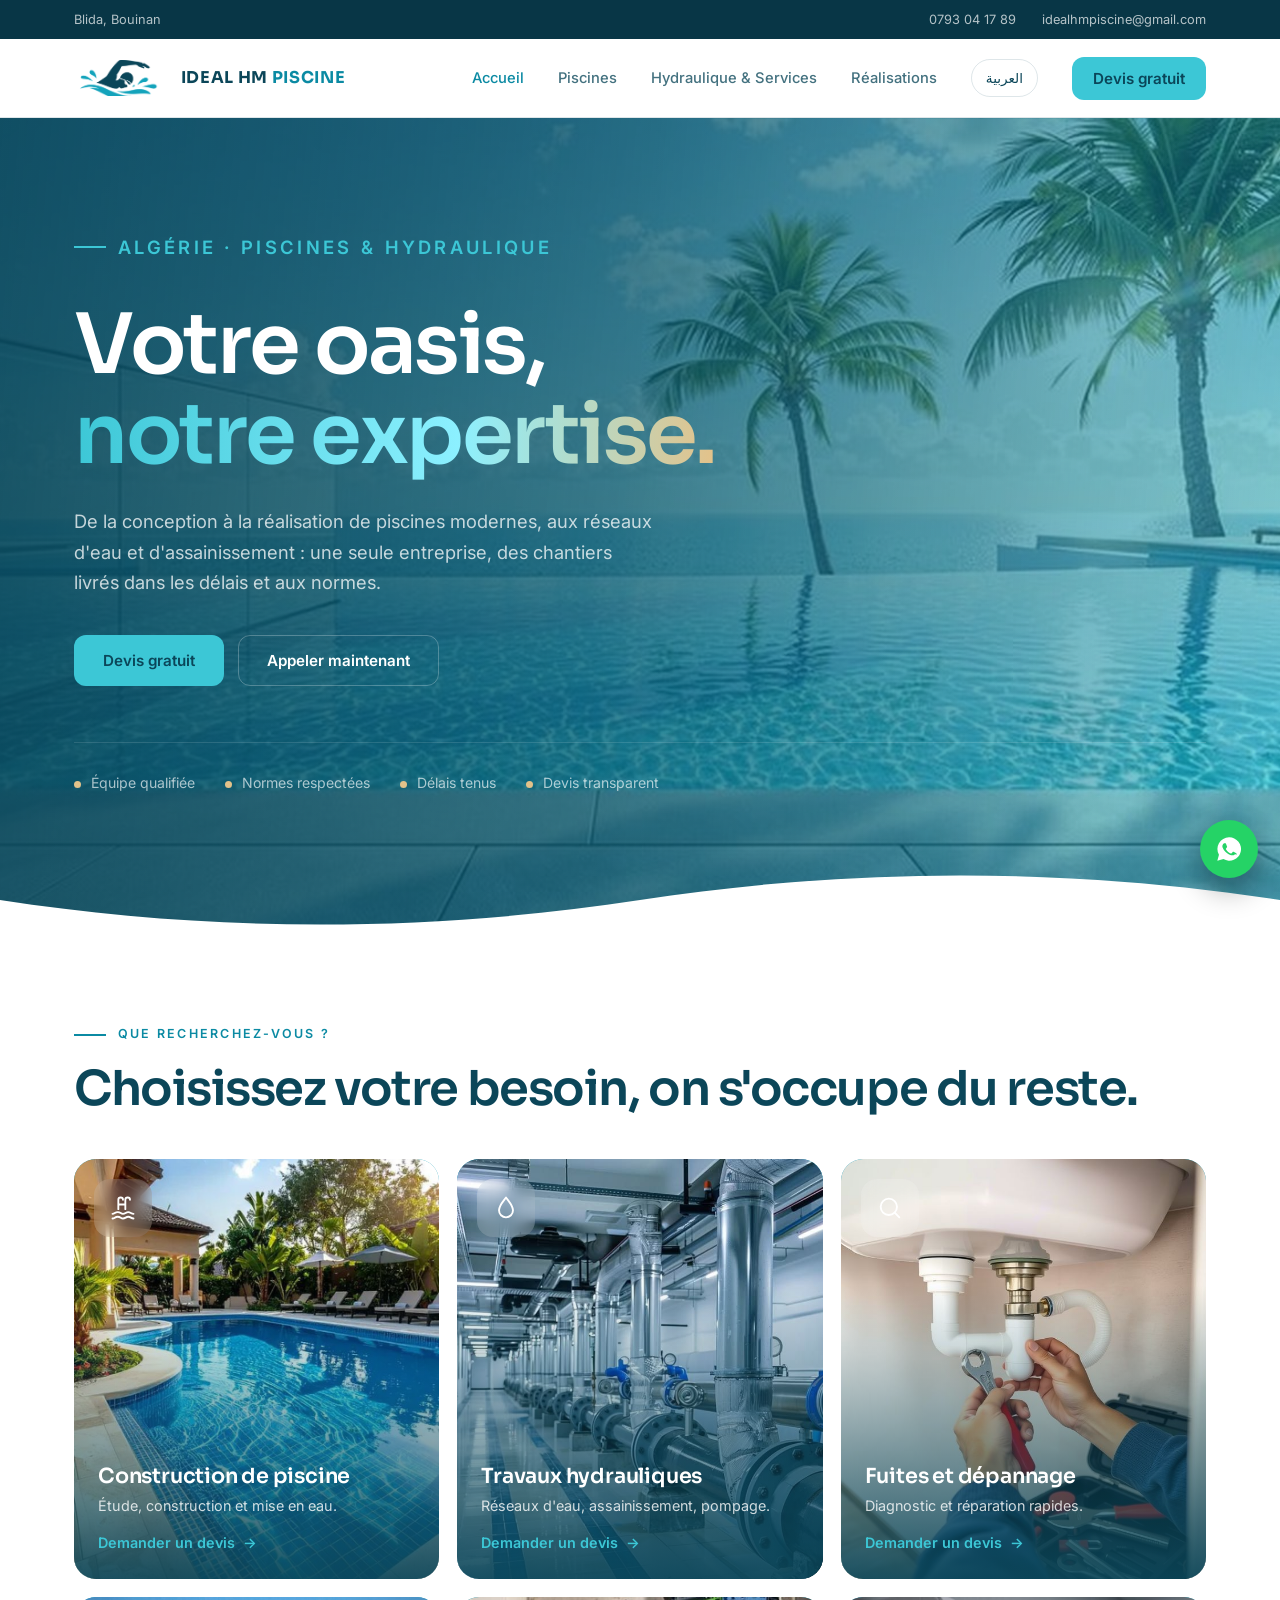
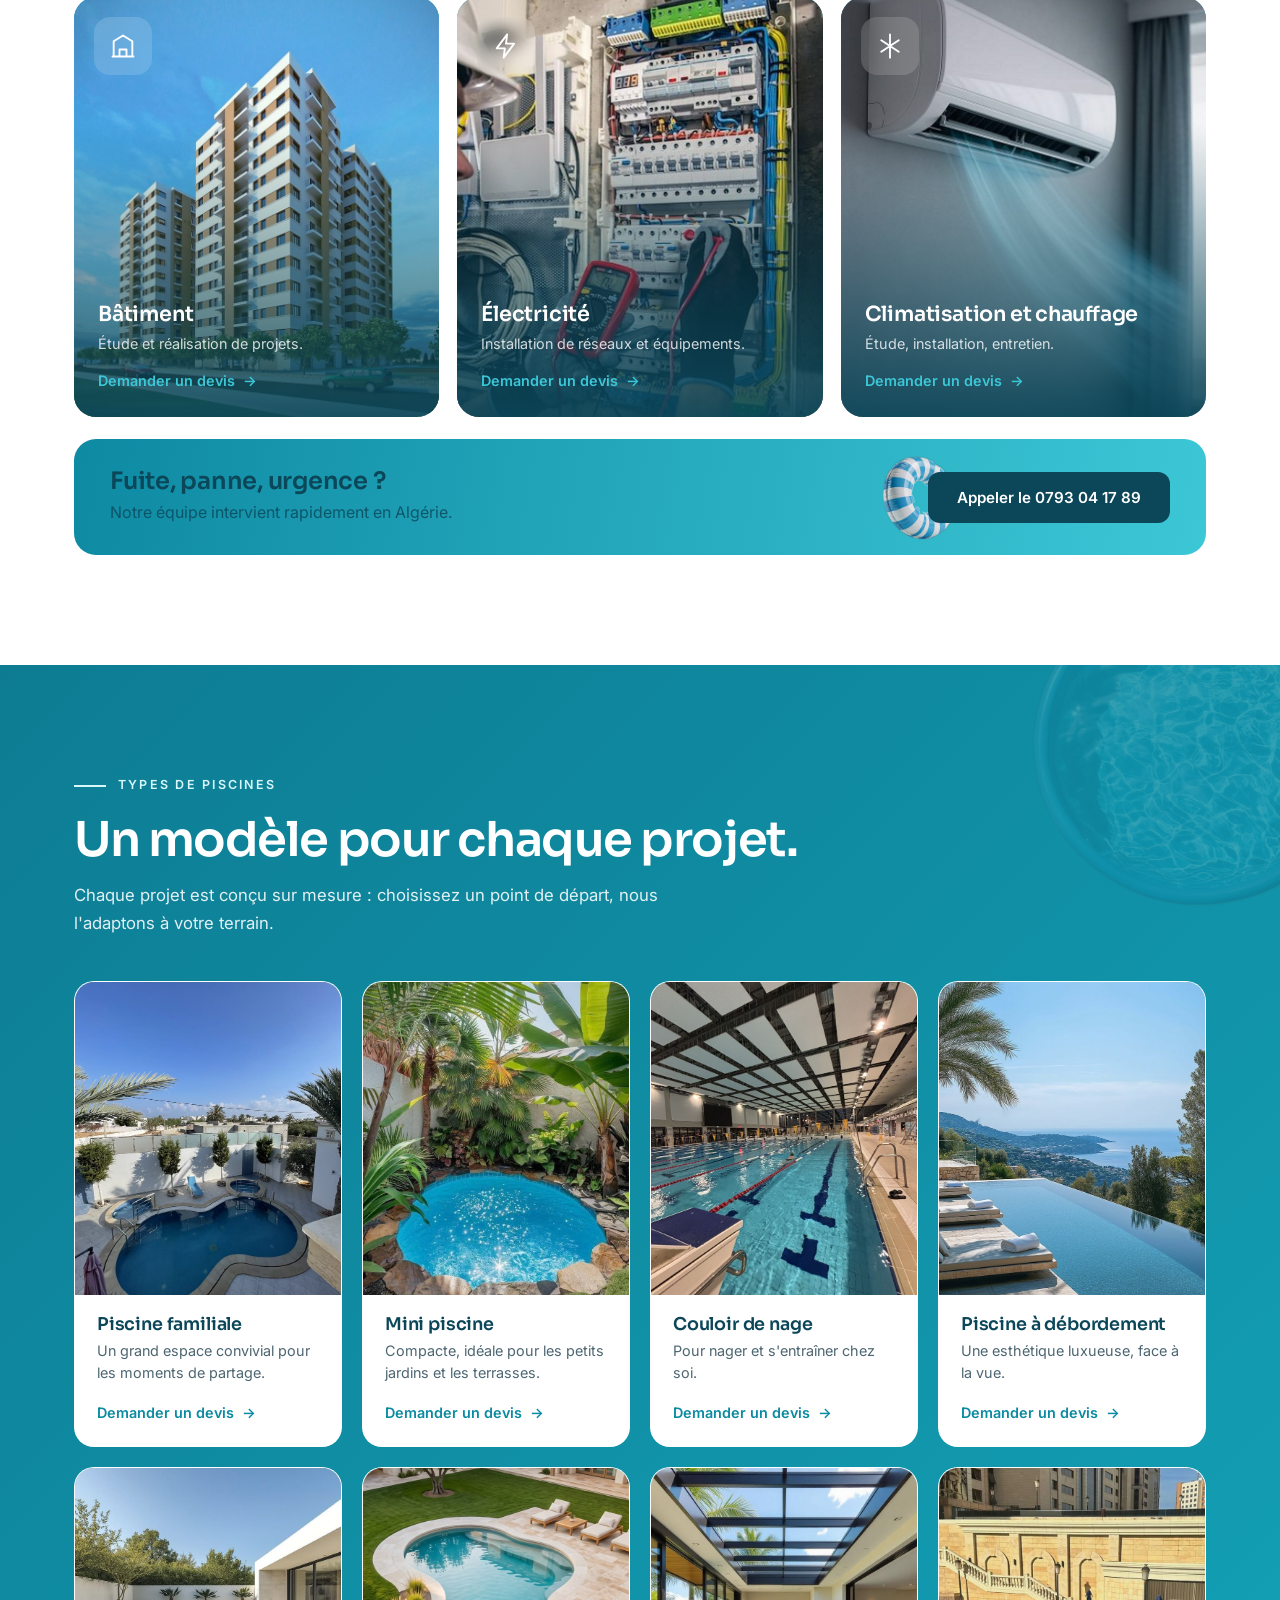
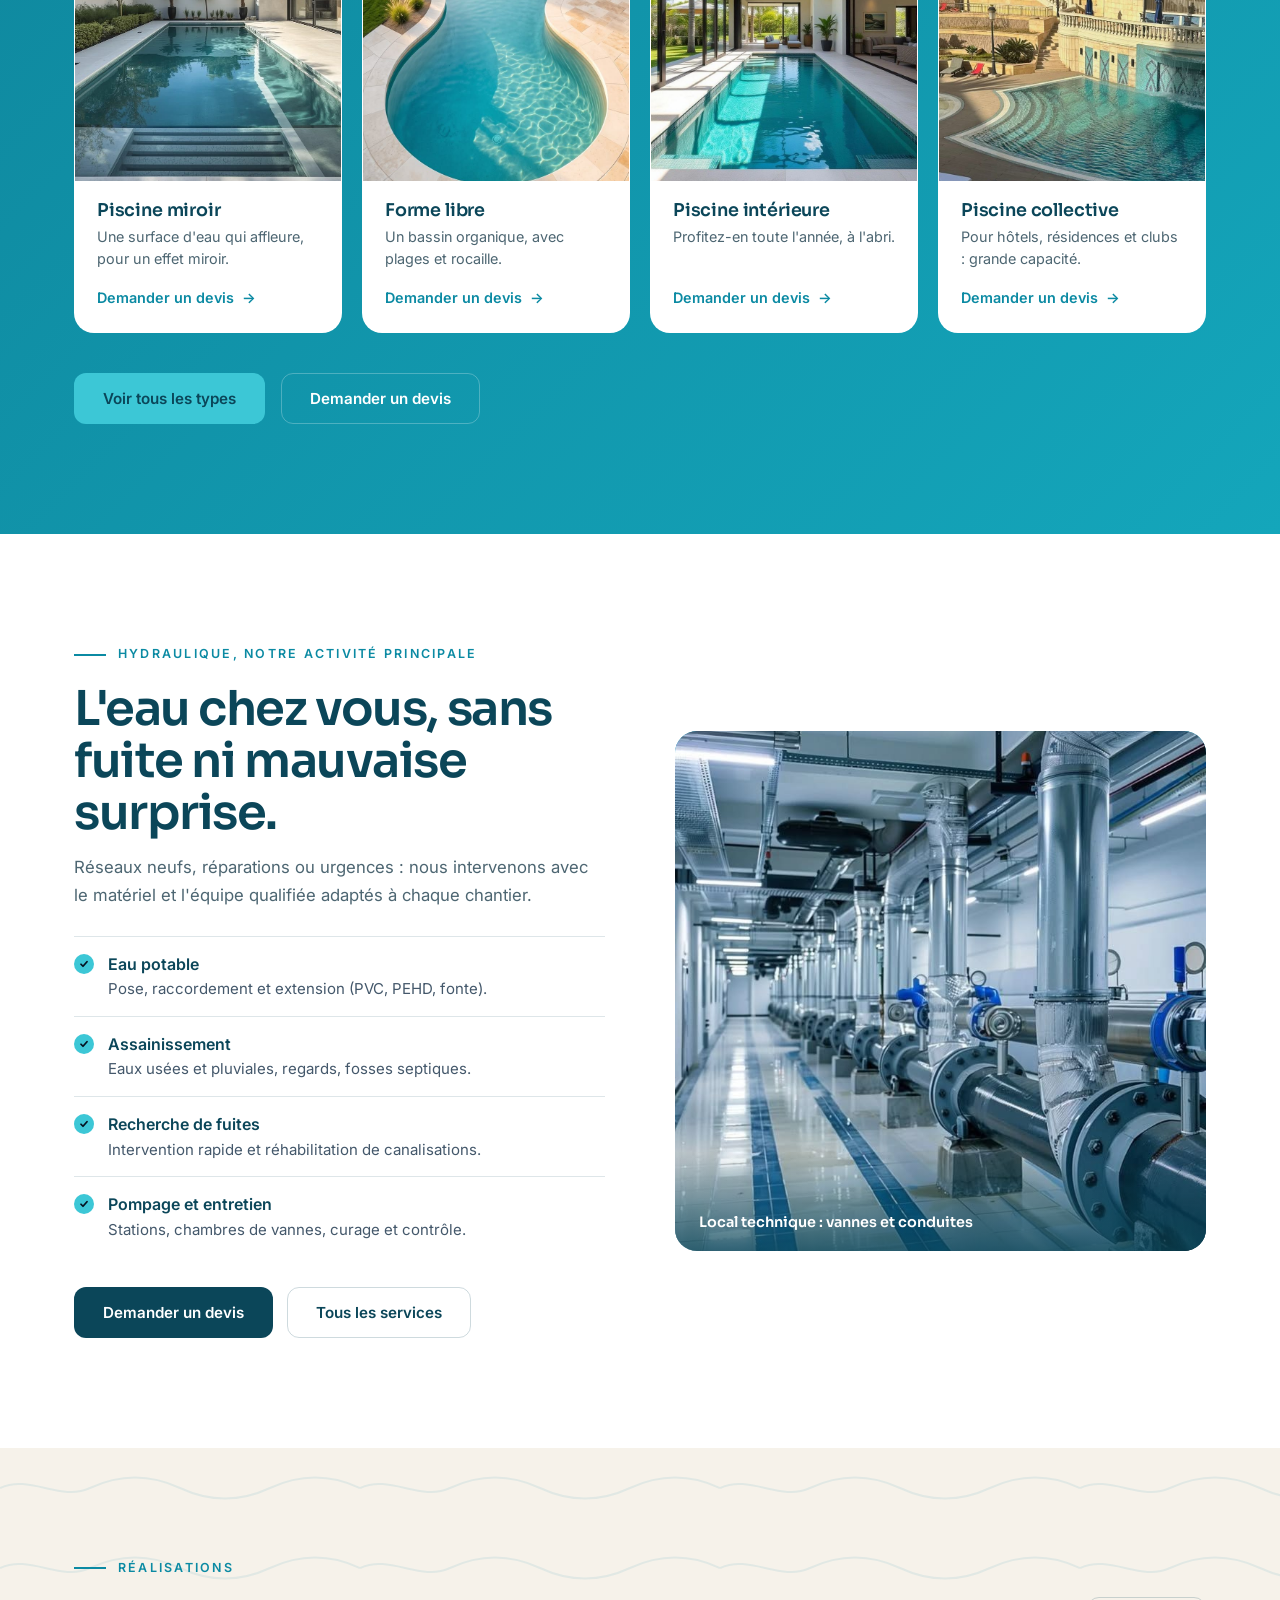
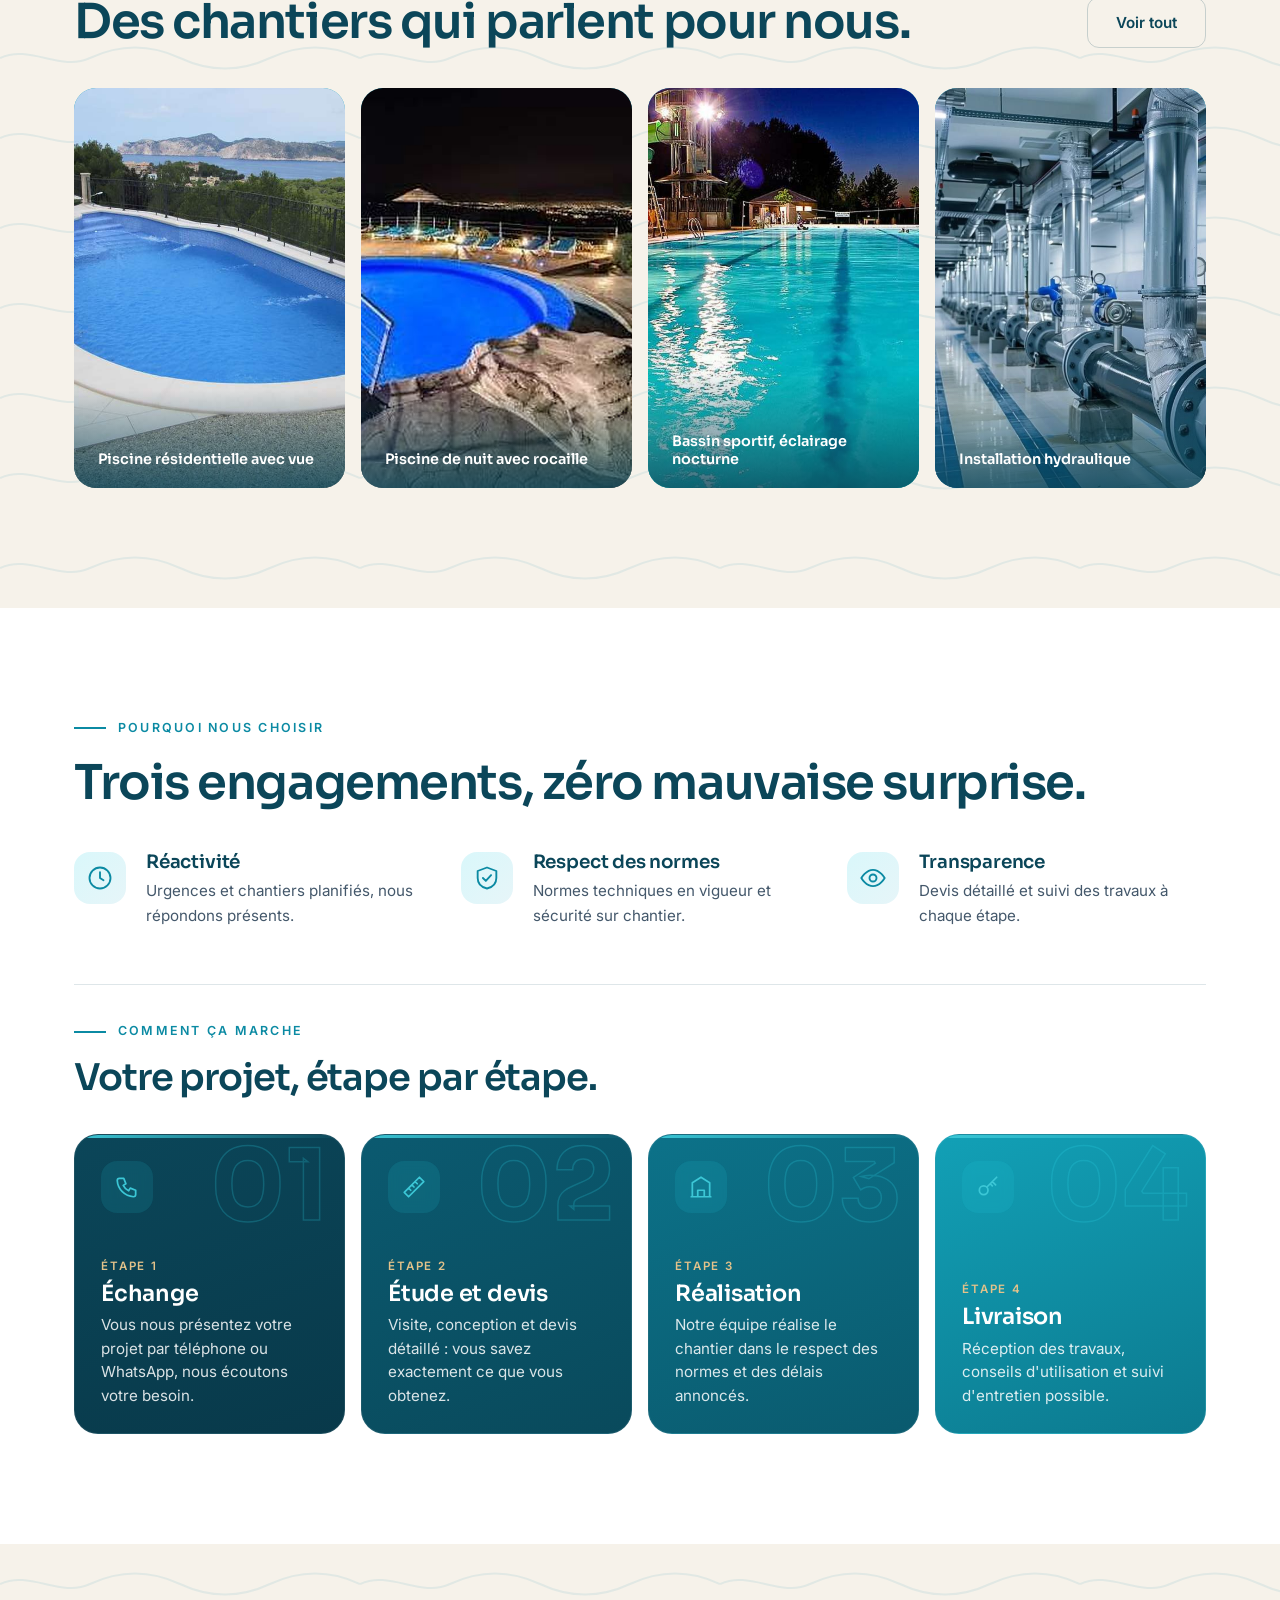
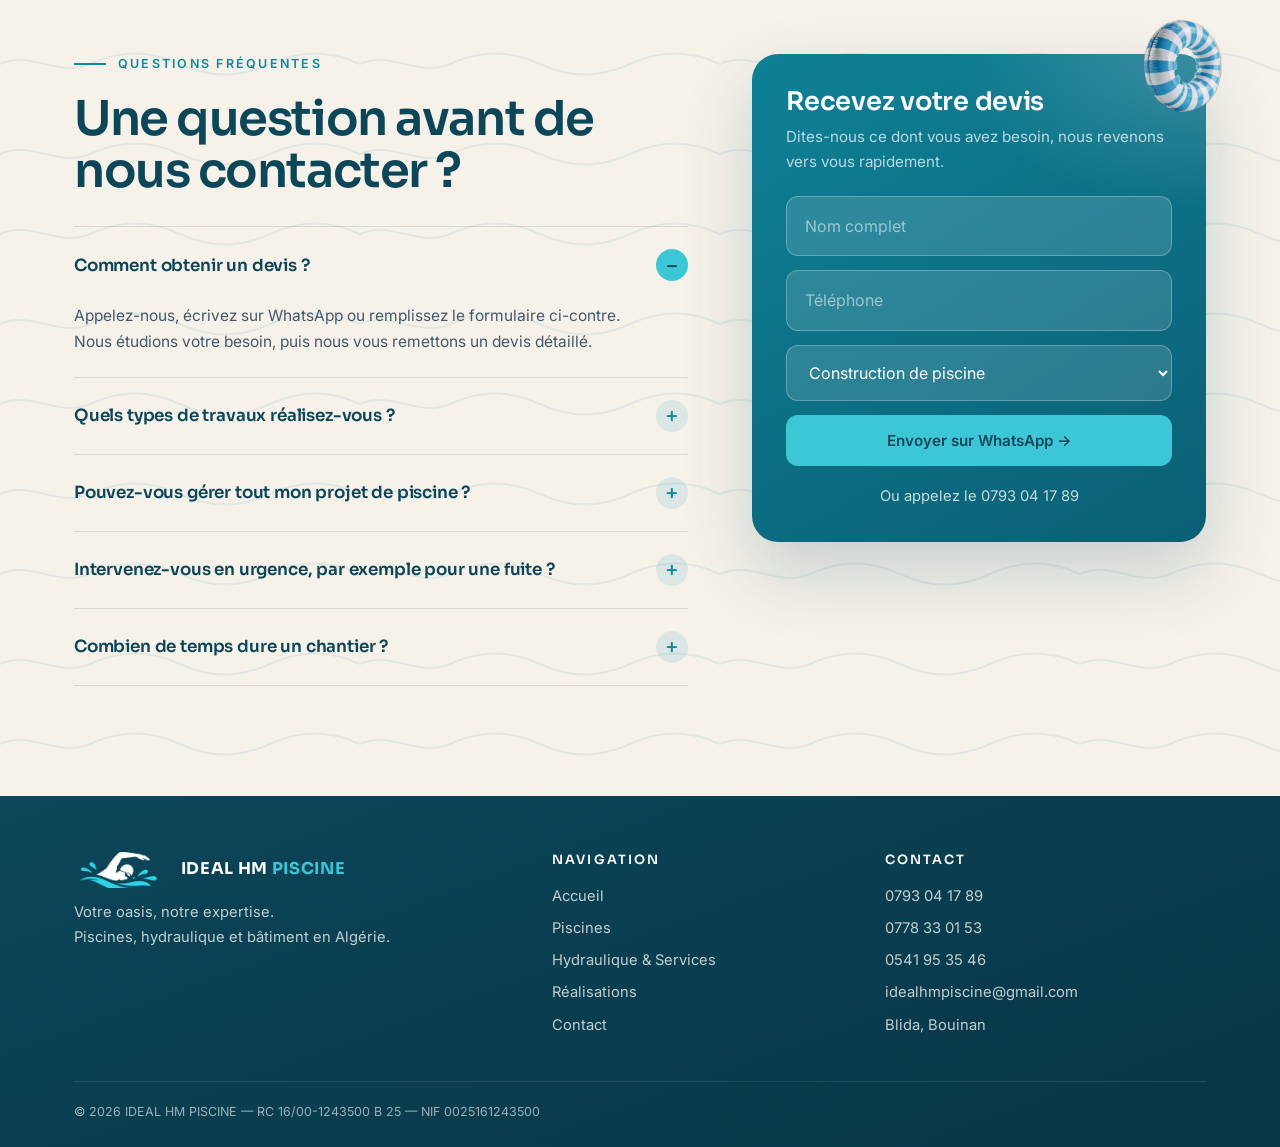
<file: index.html>
<!doctype html><html lang="fr"><head><meta charset="utf-8"><meta name="viewport" content="width=device-width,initial-scale=1">
<title>Construction de piscines & travaux hydrauliques en Algérie | Ideal HM Piscine</title><link rel="canonical" href="https://ideal-piscine.vercel.app/"><link rel="alternate" hreflang="fr" href="https://ideal-piscine.vercel.app/"><link rel="alternate" hreflang="ar" href="https://ideal-piscine.vercel.app/ar"><meta name="twitter:card" content="summary_large_image"><meta name="description" content="Ideal HM Piscine : construction de piscines, travaux hydrauliques, bâtiment, électricité et climatisation en Algérie. Devis gratuit.">
<meta property="og:title" content="Construction de piscines & travaux hydrauliques en Algérie | Ideal HM Piscine"><meta property="og:description" content="Ideal HM Piscine : construction de piscines, travaux hydrauliques, bâtiment, électricité et climatisation en Algérie. Devis gratuit."><meta property="og:image" content="https://ideal-piscine.vercel.app/assets/og.jpg">
<link rel="icon" href="/assets/mark-white.png"><link rel="preconnect" href="https://fonts.googleapis.com"><link rel="preconnect" href="https://fonts.gstatic.com" crossorigin>
<script>document.documentElement.className="js"</script><link href="https://fonts.googleapis.com/css2?family=Sora:wght@500;600;700&family=Inter:wght@400;500;600&display=swap" rel="stylesheet"><link rel="stylesheet" href="/assets/style.css"></head><body><svg width="0" height="0" style="position:absolute" aria-hidden="true"><symbol id="i-pool" viewBox="0 0 24 24"><path d="M3 17c2 0 2-1.5 4.5-1.5S10 17 12 17s2.500-1.500 4.500-1.500S19 17 21 17M3 21c2 0 2-1.5 4.500-1.500S10 21 12 21s2.500-1.500 4.500-1.500S19 21 21 21M8 13V5a2 2 0 0 1 4 0M14 13V5a2 2 0 0 1 4 0M8 9h6"/></symbol><symbol id="i-drop" viewBox="0 0 24 24"><path d="M12 3c3 4 6 7 6 11a6 6 0 0 1-12 0c0-4 3-7 6-11z"/></symbol><symbol id="i-build" viewBox="0 0 24 24"><path d="M4 21V8l8-5 8 5v13M9 21v-6h6v6M3 21h18"/></symbol><symbol id="i-bolt" viewBox="0 0 24 24"><path d="M13 2L4 14h7l-1 8 9-12h-7z"/></symbol><symbol id="i-snow" viewBox="0 0 24 24"><path d="M12 2v20M4.500 7l15 10M19.500 7l-15 10"/></symbol><symbol id="i-wrench" viewBox="0 0 24 24"><path d="M14.500 6.500a4 4 0 0 0-5 5L3 18l3 3 6.500-6.500a4 4 0 0 0 5-5L14.500 12 12 9.500z"/></symbol><symbol id="i-search" viewBox="0 0 24 24"><circle cx="11" cy="11" r="7"/><path d="M20 20l-4-4"/></symbol><symbol id="i-pipe" viewBox="0 0 24 24"><path d="M3 7h9a4 4 0 0 1 4 4v10M10 21h12M3 4v6"/></symbol><symbol id="i-ruler" viewBox="0 0 24 24"><path d="M3 17L17 3l4 4L7 21zM7 13l2 2M10 10l2 2M13 7l2 2"/></symbol><symbol id="i-shield" viewBox="0 0 24 24"><path d="M12 3l8 3v6c0 5-3.500 8-8 9-4.500-1-8-4-8-9V6zM8.500 12l2.500 2.500 4.500-5"/></symbol><symbol id="i-clock" viewBox="0 0 24 24"><circle cx="12" cy="12" r="9"/><path d="M12 7v5l3 2"/></symbol><symbol id="i-eye" viewBox="0 0 24 24"><path d="M2 12s4-7 10-7 10 7 10 7-4 7-10 7S2 12 2 12z"/><circle cx="12" cy="12" r="3"/></symbol><symbol id="i-hotel" viewBox="0 0 24 24"><path d="M4 21V5a1 1 0 0 1 1-1h9a1 1 0 0 1 1 1v16M15 10h4a1 1 0 0 1 1 1v10M3 21h18M8 8h3M8 12h3M8 16h3"/></symbol><symbol id="i-light" viewBox="0 0 24 24"><path d="M9 18h6M10 21h4M12 3a6 6 0 0 0-4 10.500c.7.700 1 1.500 1 2.500h6c0-1 .3-1.800 1-2.500A6 6 0 0 0 12 3z"/></symbol><symbol id="i-phone" viewBox="0 0 24 24"><path d="M5 4h4l2 5-2.500 1.500a11 11 0 0 0 5 5L15 13l5 2v4a2 2 0 0 1-2 2A16 16 0 0 1 3 6a2 2 0 0 1 2-2z"/></symbol><symbol id="i-key" viewBox="0 0 24 24"><circle cx="8" cy="15" r="4"/><path d="M11 12l9-9M16 7l3 3M14 9l2 2"/></symbol></svg><div class="top"><div class="wrap"><span>Blida, Bouinan</span><span><a href="tel:+213793041789">0793 04 17 89</a><a href="mailto:idealhmpiscine@gmail.com">idealhmpiscine@gmail.com</a></span></div></div><header><div class="wrap nav"><a href="/" class="brand"><img src="/assets/mark-color.png" alt="Ideal HM Piscine"><span class="wm">IDEAL HM <b>PISCINE</b></span></a><button class="burger" aria-label="Menu" aria-expanded="false">Menu</button><nav class="links"><a href="/" class="on">Accueil</a><a href="/piscines">Piscines</a><a href="/services">Hydraulique & Services</a><a href="/realisations">Réalisations</a><a class="lang" href="/ar" hreflang="ar" lang="ar">العربية</a><a href="/contact" class="btn btn-y">Devis gratuit</a></nav></div></header><main>
<script type="application/ld+json">{"@context":"https://schema.org","@type":"HomeAndConstructionBusiness","name":"IDEAL HM PISCINE","email":"idealhmpiscine@gmail.com","telephone":"+213793041789","address":{"@type":"PostalAddress","addressLocality":"Bouinan","addressRegion":"Blida","addressCountry":"DZ"}}</script>
<section class="hero"><div class="hbg x"><i class="b1"></i><i class="b2"></i></div><div class="wrap"><p class="eyebrow" style="color:var(--yellow)">Algérie · Piscines & Hydraulique</p><h1>Votre oasis,<br><em>notre expertise.</em></h1><p>De la conception à la réalisation de piscines modernes, aux réseaux d'eau et d'assainissement : une seule entreprise, des chantiers livrés dans les délais et aux normes.</p><div class="cta"><a class="btn btn-y" href="/contact">Devis gratuit</a><a class="btn btn-o" href="tel:+213793041789">Appeler maintenant</a></div><div class="badges"><span>Équipe qualifiée</span><span>Normes respectées</span><span>Délais tenus</span><span>Devis transparent</span></div></div><svg class="wave" viewBox="0 0 1440 110" preserveAspectRatio="none"><path fill="#fff" d="M0 55c120 40 240 40 360 0s240-40 360 0 240 40 360 0 240-40 360 0V110H0z"/></svg></section><section class="tight"><div class="wrap"><p class="eyebrow">Que recherchez-vous ?</p><h2>Choisissez votre besoin, on s'occupe du reste.</h2><div class="tiles"><a class="tile rv big" href="/contact?s=Construction%20de%20piscine"><img src="/assets/tile-piscine.jpg" alt="Construction de piscine" loading="lazy" onerror="this.remove()"><span class="ic"><svg><use href="#i-pool"/></svg></span><h3>Construction de piscine</h3><p>Étude, construction et mise en eau.</p><span class="more">Demander un devis <i>→</i></span></a><a class="tile rv " href="/contact?s=Travaux%20hydrauliques"><img src="/assets/tile-hydraulique.jpg" alt="Travaux hydrauliques" loading="lazy" onerror="this.remove()"><span class="ic"><svg><use href="#i-drop"/></svg></span><h3>Travaux hydrauliques</h3><p>Réseaux d'eau, assainissement, pompage.</p><span class="more">Demander un devis <i>→</i></span></a><a class="tile rv " href="/contact?s=Fuites%20et%20d%C3%A9pannage"><img src="/assets/tile-fuites.jpg" alt="Fuites et dépannage" loading="lazy" onerror="this.remove()"><span class="ic"><svg><use href="#i-search"/></svg></span><h3>Fuites et dépannage</h3><p>Diagnostic et réparation rapides.</p><span class="more">Demander un devis <i>→</i></span></a><a class="tile rv " href="/contact?s=B%C3%A2timent"><img src="/assets/tile-batiment.jpg" alt="Bâtiment" loading="lazy" onerror="this.remove()"><span class="ic"><svg><use href="#i-build"/></svg></span><h3>Bâtiment</h3><p>Étude et réalisation de projets.</p><span class="more">Demander un devis <i>→</i></span></a><a class="tile rv " href="/contact?s=%C3%89lectricit%C3%A9"><img src="/assets/tile-electricite.jpg" alt="Électricité" loading="lazy" onerror="this.remove()"><span class="ic"><svg><use href="#i-bolt"/></svg></span><h3>Électricité</h3><p>Installation de réseaux et équipements.</p><span class="more">Demander un devis <i>→</i></span></a><a class="tile rv " href="/contact?s=Climatisation%20et%20chauffage"><img src="/assets/tile-clim.jpg" alt="Climatisation et chauffage" loading="lazy" onerror="this.remove()"><span class="ic"><svg><use href="#i-snow"/></svg></span><h3>Climatisation et chauffage</h3><p>Étude, installation, entretien.</p><span class="more">Demander un devis <i>→</i></span></a></div><div class="urg rv"><div><h3>Fuite, panne, urgence ?</h3><p>Notre équipe intervient rapidement en Algérie.</p></div><a class="btn btn-b" href="tel:+213793041789">Appeler le 0793 04 17 89</a></div></div></section><section class="dk"><svg width="0" height="0" style="position:absolute" aria-hidden="true"><defs><linearGradient id="gw" x1="0" y1="0" x2="1" y2="1"><stop offset="0" stop-color="#6fe6f2"/><stop offset="1" stop-color="#0e9fc0"/></linearGradient><linearGradient id="gm" x1="0" y1="0" x2="1" y2="1"><stop offset="0" stop-color="#2a7a9b"/><stop offset="1" stop-color="#0a2540"/></linearGradient><linearGradient id="gs" x1="0" y1="0" x2="0" y2="1"><stop offset="0" stop-color="#bdeef7"/><stop offset="1" stop-color="#1b86ab"/></linearGradient></defs><symbol id="t-familiale" viewBox="0 0 160 120"><rect width="160" height="120" fill="#e9dfca"/><path d="M0 24h160M0 48h160M0 72h160M0 96h160" stroke="#d8ccb2" stroke-width=".7"/><rect x="22" y="22" width="102" height="66" rx="18" fill="url(#gw)" stroke="#fbf7ee" stroke-width="3.5"/><rect x="26" y="66" width="28" height="19" rx="7" fill="#c9f6fa" fill-opacity=".85"/><path d="M60 44c10-6 18 6 28 0s16 6 26 0M52 58c9-5 16 5 25 0" stroke="#fff" stroke-opacity=".38" stroke-width="1.3" fill="none" stroke-linecap="round"/><rect x="134" y="28" width="14" height="28" rx="3" fill="#fff"/><rect x="136" y="30" width="10" height="9" rx="2" fill="#cfd8dc"/><rect x="134" y="64" width="14" height="28" rx="3" fill="#fff"/><rect x="136" y="66" width="10" height="9" rx="2" fill="#cfd8dc"/><circle cx="30" cy="104" r="7" fill="#3f9d5a"/><circle cx="28" cy="102" r="3.9" fill="#2d7d46"/><circle cx="112" cy="104" r="6" fill="#3f9d5a"/><circle cx="110" cy="102" r="3.3" fill="#2d7d46"/></symbol><symbol id="t-mini" viewBox="0 0 160 120"><rect width="160" height="120" fill="#e9dfca"/><path d="M0 24h160M0 48h160M0 72h160M0 96h160" stroke="#d8ccb2" stroke-width=".7"/><rect x="50" y="34" width="62" height="46" rx="11" fill="url(#gw)" stroke="#fbf7ee" stroke-width="3.5"/><path d="M62 52c7-5 13 5 20 0s12 5 18 0" stroke="#fff" stroke-opacity=".38" stroke-width="1.3" fill="none" stroke-linecap="round"/><rect x="122" y="40" width="14" height="28" rx="3" fill="#fff"/><rect x="124" y="42" width="10" height="9" rx="2" fill="#cfd8dc"/><circle cx="30" cy="30" r="9" fill="#3f9d5a"/><circle cx="28" cy="28" r="5.0" fill="#2d7d46"/><circle cx="134" cy="100" r="8" fill="#3f9d5a"/><circle cx="132" cy="98" r="4.4" fill="#2d7d46"/><circle cx="24" cy="92" r="6" fill="#3f9d5a"/><circle cx="22" cy="90" r="3.3" fill="#2d7d46"/></symbol><symbol id="t-couloir-de-nage" viewBox="0 0 160 120"><rect width="160" height="120" fill="#e9dfca"/><path d="M0 24h160M0 48h160M0 72h160M0 96h160" stroke="#d8ccb2" stroke-width=".7"/><rect x="10" y="34" width="140" height="52" rx="5" fill="url(#gw)" stroke="#fbf7ee" stroke-width="3.5"/><path d="M10 51.3h140M10 68.7h140" stroke="#0a2540" stroke-opacity=".4" stroke-width="1.5" stroke-dasharray="6 5"/><path d="M18 34v52M142 34v52" stroke="#0a2540" stroke-opacity=".3" stroke-width="1.2"/><path d="M40 44c8-4 14 4 22 0s14 4 22 0" stroke="#fff" stroke-opacity=".38" stroke-width="1.3" fill="none" stroke-linecap="round"/><circle cx="20" cy="102" r="7" fill="#3f9d5a"/><circle cx="18" cy="100" r="3.9" fill="#2d7d46"/><circle cx="140" cy="104" r="6" fill="#3f9d5a"/><circle cx="138" cy="102" r="3.3" fill="#2d7d46"/></symbol><symbol id="t-debordement" viewBox="0 0 160 120"><rect width="160" height="120" fill="url(#gs)"/><circle cx="130" cy="24" r="9" fill="#fff" fill-opacity=".75"/><path d="M0 58h160" stroke="#fff" stroke-opacity=".5" stroke-width="1"/><path d="M0 58V120H160V58z" fill="#e9dfca" opacity="0"/><rect y="64" width="160" height="56" fill="#e9dfca"/><path d="M14 64h132v36a10 10 0 0 1-10 10H24a10 10 0 0 1-10-10z" fill="url(#gw)" stroke="#fbf7ee" stroke-width="3.5"/><path d="M14 64h132" stroke="#fff" stroke-width="2.5"/><path d="M30 80c10-5 18 5 28 0s18 5 28 0s16 5 24 0" stroke="#fff" stroke-opacity=".38" stroke-width="1.3" fill="none" stroke-linecap="round"/></symbol><symbol id="t-miroir" viewBox="0 0 160 120"><rect width="160" height="120" fill="#e9dfca"/><path d="M0 24h160M0 48h160M0 72h160M0 96h160" stroke="#d8ccb2" stroke-width=".7"/><rect x="14" y="30" width="132" height="52" rx="3" fill="url(#gm)" stroke="#fbf7ee" stroke-width="3"/><path d="M28 44h54M52 54h72M36 66h46M96 70h32" stroke="#fff" stroke-opacity=".4" stroke-width="1.5" stroke-linecap="round"/><circle cx="24" cy="100" r="8" fill="#3f9d5a"/><circle cx="22" cy="98" r="4.4" fill="#2d7d46"/><circle cx="136" cy="98" r="7" fill="#3f9d5a"/><circle cx="134" cy="96" r="3.9" fill="#2d7d46"/><rect x="112" y="92" width="14" height="16" rx="3" fill="#fff"/><rect x="114" y="94" width="10" height="9" rx="2" fill="#cfd8dc"/></symbol><symbol id="t-forme-libre" viewBox="0 0 160 120"><rect width="160" height="120" fill="#e9dfca"/><path d="M0 24h160M0 48h160M0 72h160M0 96h160" stroke="#d8ccb2" stroke-width=".7"/><path d="M26 58c-8-22 14-38 38-33s30-12 52-4 28 26 8 42-38 8-54 16-34-2-44-21z" fill="url(#gw)" stroke="#fbf7ee" stroke-width="3.5"/><circle cx="30" cy="70" r="6" fill="#9aa5ad"/><circle cx="29" cy="69" r="3.3" fill="#b8c2c9"/><circle cx="40" cy="86" r="5" fill="#9aa5ad"/><circle cx="39" cy="85" r="2.8" fill="#b8c2c9"/><circle cx="62" cy="94" r="6" fill="#9aa5ad"/><circle cx="61" cy="93" r="3.3" fill="#b8c2c9"/><circle cx="86" cy="100" r="5" fill="#9aa5ad"/><circle cx="85" cy="99" r="2.8" fill="#b8c2c9"/><circle cx="112" cy="84" r="6" fill="#9aa5ad"/><circle cx="111" cy="83" r="3.3" fill="#b8c2c9"/><circle cx="132" cy="64" r="5" fill="#9aa5ad"/><circle cx="131" cy="63" r="2.8" fill="#b8c2c9"/><circle cx="126" cy="36" r="6" fill="#9aa5ad"/><circle cx="125" cy="35" r="3.3" fill="#b8c2c9"/><circle cx="98" cy="24" r="5" fill="#9aa5ad"/><circle cx="97" cy="23" r="2.8" fill="#b8c2c9"/><path d="M56 48c8-5 15 4 24 0s14 5 22 0M48 66c8-4 14 4 22 0" stroke="#fff" stroke-opacity=".38" stroke-width="1.3" fill="none" stroke-linecap="round"/><circle cx="18" cy="28" r="9" fill="#3f9d5a"/><circle cx="16" cy="26" r="5.0" fill="#2d7d46"/><circle cx="142" cy="100" r="8" fill="#3f9d5a"/><circle cx="140" cy="98" r="4.4" fill="#2d7d46"/></symbol><symbol id="t-interieure" viewBox="0 0 160 120"><rect width="160" height="120" fill="#f1efe8"/><rect x="0" y="0" width="160" height="30" fill="#cfeff6"/><path d="M40 0v30M80 0v30M120 0v30M0 30h160" stroke="#fff" stroke-width="2.5"/><path d="M0 50h160M0 70h160M0 90h160M0 110h160M32 30v90M64 30v90M96 30v90M128 30v90" stroke="#e0dccf" stroke-width=".7"/><rect x="24" y="44" width="112" height="60" rx="9" fill="url(#gw)" stroke="#fbf7ee" stroke-width="3.5"/><path d="M44 62c9-5 16 5 25 0s16 5 25 0" stroke="#fff" stroke-opacity=".38" stroke-width="1.3" fill="none" stroke-linecap="round"/><circle cx="12" cy="106" r="6" fill="#3f9d5a"/><circle cx="10" cy="104" r="3.3" fill="#2d7d46"/></symbol><symbol id="t-collective" viewBox="0 0 160 120"><rect width="160" height="120" fill="#e9dfca"/><path d="M0 24h160M0 48h160M0 72h160M0 96h160" stroke="#d8ccb2" stroke-width=".7"/><rect x="8" y="22" width="100" height="78" rx="9" fill="url(#gw)" stroke="#fbf7ee" stroke-width="3.5"/><path d="M8 48h100M8 74h100" stroke="#0a2540" stroke-opacity=".35" stroke-width="1.4" stroke-dasharray="6 5"/><rect x="116" y="22" width="36" height="40" rx="8" fill="url(#gw)" stroke="#fbf7ee" stroke-width="3.5"/><path d="M24 38c8-4 14 4 22 0s14 4 22 0" stroke="#fff" stroke-opacity=".38" stroke-width="1.3" fill="none" stroke-linecap="round"/><circle cx="134" cy="90" r="11" fill="#fff"/><circle cx="134" cy="90" r="6" fill="#f2c879"/><circle cx="114" cy="106" r="7" fill="#fff"/><circle cx="114" cy="106" r="4" fill="#f2c879"/></symbol></svg><div class="wrap"><p class="eyebrow">Types de piscines</p><h2>Un modèle pour chaque projet.</h2><p class="lead">Chaque projet est conçu sur mesure : choisissez un point de départ, nous l'adaptons à votre terrain.</p><div class="types r"><a class="tp rv" href="/contact?s=Piscine%20familiale"><div class="tpi"><svg class="pl" viewBox="0 0 160 120" preserveAspectRatio="xMidYMid slice"><use href="#t-familiale"/></svg><img src="/assets/type-familiale.jpg" alt="Piscine familiale" loading="lazy" onerror="this.remove()"></div><div class="tpb"><h3>Piscine familiale</h3><p>Un grand espace convivial pour les moments de partage.</p><span class="more">Demander un devis <i>→</i></span></div></a><a class="tp rv" href="/contact?s=Mini%20piscine"><div class="tpi"><svg class="pl" viewBox="0 0 160 120" preserveAspectRatio="xMidYMid slice"><use href="#t-mini"/></svg><img src="/assets/type-mini.jpg" alt="Mini piscine" loading="lazy" onerror="this.remove()"></div><div class="tpb"><h3>Mini piscine</h3><p>Compacte, idéale pour les petits jardins et les terrasses.</p><span class="more">Demander un devis <i>→</i></span></div></a><a class="tp rv" href="/contact?s=Couloir%20de%20nage"><div class="tpi"><svg class="pl" viewBox="0 0 160 120" preserveAspectRatio="xMidYMid slice"><use href="#t-couloir-de-nage"/></svg><img src="/assets/type-couloir-de-nage.jpg" alt="Couloir de nage" loading="lazy" onerror="this.remove()"></div><div class="tpb"><h3>Couloir de nage</h3><p>Pour nager et s'entraîner chez soi.</p><span class="more">Demander un devis <i>→</i></span></div></a><a class="tp rv" href="/contact?s=Piscine%20%C3%A0%20d%C3%A9bordement"><div class="tpi"><svg class="pl" viewBox="0 0 160 120" preserveAspectRatio="xMidYMid slice"><use href="#t-debordement"/></svg><img src="/assets/type-debordement.jpg" alt="Piscine à débordement" loading="lazy" onerror="this.remove()"></div><div class="tpb"><h3>Piscine à débordement</h3><p>Une esthétique luxueuse, face à la vue.</p><span class="more">Demander un devis <i>→</i></span></div></a><a class="tp rv" href="/contact?s=Piscine%20miroir"><div class="tpi"><svg class="pl" viewBox="0 0 160 120" preserveAspectRatio="xMidYMid slice"><use href="#t-miroir"/></svg><img src="/assets/type-miroir.jpg" alt="Piscine miroir" loading="lazy" onerror="this.remove()"></div><div class="tpb"><h3>Piscine miroir</h3><p>Une surface d'eau qui affleure, pour un effet miroir.</p><span class="more">Demander un devis <i>→</i></span></div></a><a class="tp rv" href="/contact?s=Forme%20libre"><div class="tpi"><svg class="pl" viewBox="0 0 160 120" preserveAspectRatio="xMidYMid slice"><use href="#t-forme-libre"/></svg><img src="/assets/type-forme-libre.jpg" alt="Forme libre" loading="lazy" onerror="this.remove()"></div><div class="tpb"><h3>Forme libre</h3><p>Un bassin organique, avec plages et rocaille.</p><span class="more">Demander un devis <i>→</i></span></div></a><a class="tp rv" href="/contact?s=Piscine%20int%C3%A9rieure"><div class="tpi"><svg class="pl" viewBox="0 0 160 120" preserveAspectRatio="xMidYMid slice"><use href="#t-interieure"/></svg><img src="/assets/type-interieure.jpg" alt="Piscine intérieure" loading="lazy" onerror="this.remove()"></div><div class="tpb"><h3>Piscine intérieure</h3><p>Profitez-en toute l'année, à l'abri.</p><span class="more">Demander un devis <i>→</i></span></div></a><a class="tp rv" href="/contact?s=Piscine%20collective"><div class="tpi"><svg class="pl" viewBox="0 0 160 120" preserveAspectRatio="xMidYMid slice"><use href="#t-collective"/></svg><img src="/assets/type-collective.jpg" alt="Piscine collective" loading="lazy" onerror="this.remove()"></div><div class="tpb"><h3>Piscine collective</h3><p>Pour hôtels, résidences et clubs : grande capacité.</p><span class="more">Demander un devis <i>→</i></span></div></a></div><div class="tfoot"><a class="btn btn-y" href="/piscines#types">Voir tous les types</a><a class="btn btn-o" href="/contact">Demander un devis</a></div></div></section><section><div class="wrap split rev"><div class="rv"><p class="eyebrow">Hydraulique, notre activité principale</p><h2>L'eau chez vous, sans fuite ni mauvaise surprise.</h2><p class="lead">Réseaux neufs, réparations ou urgences : nous intervenons avec le matériel et l'équipe qualifiée adaptés à chaque chantier.</p><ul class="check"><li><b>Eau potable</b><span>Pose, raccordement et extension (PVC, PEHD, fonte).</span></li><li><b>Assainissement</b><span>Eaux usées et pluviales, regards, fosses septiques.</span></li><li><b>Recherche de fuites</b><span>Intervention rapide et réhabilitation de canalisations.</span></li><li><b>Pompage et entretien</b><span>Stations, chambres de vannes, curage et contrôle.</span></li></ul><div class="cta"><a class="btn btn-b" href="/contact?s=Travaux%20hydrauliques">Demander un devis</a><a class="btn btn-line" href="/services">Tous les services</a></div></div><div class="ph tall rv"><img src="/assets/work-4.jpg" alt="Installation hydraulique" loading="lazy" onerror="this.remove()"><span>Local technique : vannes et conduites</span></div></div></section><section class="alt"><div class="wrap"><div class="head2"><div><p class="eyebrow">Réalisations</p><h2>Des chantiers qui parlent pour nous.</h2></div><a class="btn btn-line" href="/realisations">Voir tout</a></div><div class="rail"><div class="ph rv"><img src="/assets/work-1.jpg" alt="Piscine résidentielle avec vue" loading="lazy" onerror="this.remove()"><span>Piscine résidentielle avec vue</span></div><div class="ph rv"><img src="/assets/work-2.jpg" alt="Piscine de nuit avec rocaille" loading="lazy" onerror="this.remove()"><span>Piscine de nuit avec rocaille</span></div><div class="ph rv"><img src="/assets/work-3.jpg" alt="Bassin sportif, éclairage nocturne" loading="lazy" onerror="this.remove()"><span>Bassin sportif, éclairage nocturne</span></div><div class="ph rv"><img src="/assets/work-4.jpg" alt="Installation hydraulique" loading="lazy" onerror="this.remove()"><span>Installation hydraulique</span></div></div></div></section><section><div class="wrap"><p class="eyebrow">Pourquoi nous choisir</p><h2>Trois engagements, zéro mauvaise surprise.</h2><div class="trio"><div class="why"><span class="ic"><svg><use href="#i-clock"/></svg></span><div><h3>Réactivité</h3><p>Urgences et chantiers planifiés, nous répondons présents.</p></div></div><div class="why"><span class="ic"><svg><use href="#i-shield"/></svg></span><div><h3>Respect des normes</h3><p>Normes techniques en vigueur et sécurité sur chantier.</p></div></div><div class="why"><span class="ic"><svg><use href="#i-eye"/></svg></span><div><h3>Transparence</h3><p>Devis détaillé et suivi des travaux à chaque étape.</p></div></div></div><div class="flow rv"><p class="eyebrow">Comment ça marche</p><h2>Votre projet, étape par étape.</h2><p class="hint">Glissez pour découvrir les étapes</p><div class="sw"><div class="sc" data-n="01"><span class="si"><svg><use href="#i-phone"/></svg></span><div><small>Étape 1</small><h3>Échange</h3><p>Vous nous présentez votre projet par téléphone ou WhatsApp, nous écoutons votre besoin.</p></div></div><div class="sc" data-n="02"><span class="si"><svg><use href="#i-ruler"/></svg></span><div><small>Étape 2</small><h3>Étude et devis</h3><p>Visite, conception et devis détaillé : vous savez exactement ce que vous obtenez.</p></div></div><div class="sc" data-n="03"><span class="si"><svg><use href="#i-build"/></svg></span><div><small>Étape 3</small><h3>Réalisation</h3><p>Notre équipe réalise le chantier dans le respect des normes et des délais annoncés.</p></div></div><div class="sc" data-n="04"><span class="si"><svg><use href="#i-key"/></svg></span><div><small>Étape 4</small><h3>Livraison</h3><p>Réception des travaux, conseils d'utilisation et suivi d'entretien possible.</p></div></div><a class="sc cta" href="/contact"><span class="si"><svg><use href="#i-pool"/></svg></span><div><h3>Prêt à démarrer ?</h3><p>Demandez votre devis gratuit, nous revenons vers vous rapidement.</p></div><span class="btn btn-b">Demander un devis →</span></a></div><div class="prog"><i></i><i></i><i></i><i></i><i></i></div></div></div></section><section class="alt"><div class="wrap"><div class="faqgrid"><div class="rv"><p class="eyebrow">Questions fréquentes</p><h2>Une question avant de nous contacter ?</h2><div class="faq"><details open><summary>Comment obtenir un devis ?</summary><p>Appelez-nous, écrivez sur WhatsApp ou remplissez le formulaire ci-contre. Nous étudions votre besoin, puis nous vous remettons un devis détaillé.</p></details><details><summary>Quels types de travaux réalisez-vous ?</summary><p>La construction de piscines et les travaux hydrauliques (eau potable, assainissement, fuites, pompage), ainsi que le bâtiment, l'électricité, la climatisation, le chauffage et l'entretien.</p></details><details><summary>Pouvez-vous gérer tout mon projet de piscine ?</summary><p>Oui. Nous intervenons de l'étude à la livraison, avec un seul interlocuteur : conception, construction, hydraulique et équipements.</p></details><details><summary>Intervenez-vous en urgence, par exemple pour une fuite ?</summary><p>La réactivité est l'un de nos engagements. Appelez-nous directement pour une urgence : nous organisons l'intervention au plus vite.</p></details><details><summary>Combien de temps dure un chantier ?</summary><p>Cela dépend du projet (type de travaux, taille, terrain). Le calendrier est précisé dans votre devis avant le début des travaux.</p></details></div></div>
<div class="qf rv"><h3>Recevez votre devis</h3><p>Dites-nous ce dont vous avez besoin, nous revenons vers vous rapidement.</p>
<form id="devis"><input name="website" tabindex="-1" autocomplete="off" aria-hidden="true" style="position:absolute;left:-9999px"><input name="nom" placeholder="Nom complet" required autocomplete="name"><input name="tel" type="tel" placeholder="Téléphone" required autocomplete="tel"><select name="service" aria-label="Service"><option>Construction de piscine</option><option>Travaux hydrauliques</option><option>Recherche de fuites / dépannage</option><option>Bâtiment</option><option>Électricité</option><option>Climatisation et chauffage</option><option>Entretien</option></select><button class="btn btn-y" type="submit" style="justify-content:center">Envoyer sur WhatsApp →</button></form>
<a class="qcall" href="tel:+213793041789">Ou appelez le 0793 04 17 89</a></div></div></div><script type="application/ld+json">{"@context": "https://schema.org", "@type": "FAQPage", "mainEntity": [{"@type": "Question", "name": "Comment obtenir un devis ?", "acceptedAnswer": {"@type": "Answer", "text": "Appelez-nous, écrivez sur WhatsApp ou remplissez le formulaire ci-contre. Nous étudions votre besoin, puis nous vous remettons un devis détaillé."}}, {"@type": "Question", "name": "Quels types de travaux réalisez-vous ?", "acceptedAnswer": {"@type": "Answer", "text": "La construction de piscines et les travaux hydrauliques (eau potable, assainissement, fuites, pompage), ainsi que le bâtiment, l'électricité, la climatisation, le chauffage et l'entretien."}}, {"@type": "Question", "name": "Pouvez-vous gérer tout mon projet de piscine ?", "acceptedAnswer": {"@type": "Answer", "text": "Oui. Nous intervenons de l'étude à la livraison, avec un seul interlocuteur : conception, construction, hydraulique et équipements."}}, {"@type": "Question", "name": "Intervenez-vous en urgence, par exemple pour une fuite ?", "acceptedAnswer": {"@type": "Answer", "text": "La réactivité est l'un de nos engagements. Appelez-nous directement pour une urgence : nous organisons l'intervention au plus vite."}}, {"@type": "Question", "name": "Combien de temps dure un chantier ?", "acceptedAnswer": {"@type": "Answer", "text": "Cela dépend du projet (type de travaux, taille, terrain). Le calendrier est précisé dans votre devis avant le début des travaux."}}]}</script></section>

</main><footer><div class="wrap"><div class="fg"><div class="fb"><a href="/" class="brand"><img src="/assets/mark-white.png" alt=""><span class="wm">IDEAL HM <b>PISCINE</b></span></a><p>Votre oasis, notre expertise.<br>Piscines, hydraulique et bâtiment en Algérie.</p></div><nav class="fn"><h4>Navigation</h4><a href="/">Accueil</a><a href="/piscines" >Piscines</a><a href="/services" >Hydraulique & Services</a><a href="/realisations" >Réalisations</a><a href="/contact" >Contact</a></nav><div class="fc"><h4>Contact</h4><a href="tel:+213793041789">0793 04 17 89</a><a href="tel:+213778330153">0778 33 01 53</a><a href="tel:+213541953546">0541 95 35 46</a><a href="mailto:idealhmpiscine@gmail.com">idealhmpiscine@gmail.com</a><span>Blida, Bouinan</span></div></div><div class="copy">© 2026 IDEAL HM PISCINE — RC 16/00-1243500 B 25 — NIF 0025161243500</div></div></footer><a class="wa" href="https://wa.me/213793041789?text=Bonjour, je souhaite un devis." target="_blank" rel="noopener" aria-label="WhatsApp"><svg width="28" height="28" viewBox="0 0 24 24" fill="#fff"><path d="M12 2a10 10 0 0 0-8.6 15L2 22l5.2-1.4A10 10 0 1 0 12 2zm5.2 14.2c-.2.6-1.3 1.2-1.8 1.2-.5.1-1 .2-3.3-.7-2.8-1.2-4.6-4-4.7-4.2-.1-.2-1.1-1.500-1.100-2.800s.7-2 1-2.300c.2-.3.6-.3.8-.3h.6c.2 0 .5-.1.7.5l.9 2.200c.1.200.1.400 0 .600l-.4.600-.4.500c-.2.200-.3.400-.1.700.2.300.8 1.300 1.700 2.100 1.100 1 2.100 1.300 2.400 1.500.3.100.5.100.7-.1l1-1.200c.2-.3.4-.2.7-.1l2 1c.3.1.5.2.5.4.1.100.1.700-.1 1.300z"/></svg></a><div class="mbar"><a href="tel:+213793041789">Appeler</a><a class="p" href="/contact">Devis gratuit</a></div><script src="/assets/config.js"></script><script src="/assets/data.js" defer></script><script src="/assets/script.js"></script></body></html>
</file>
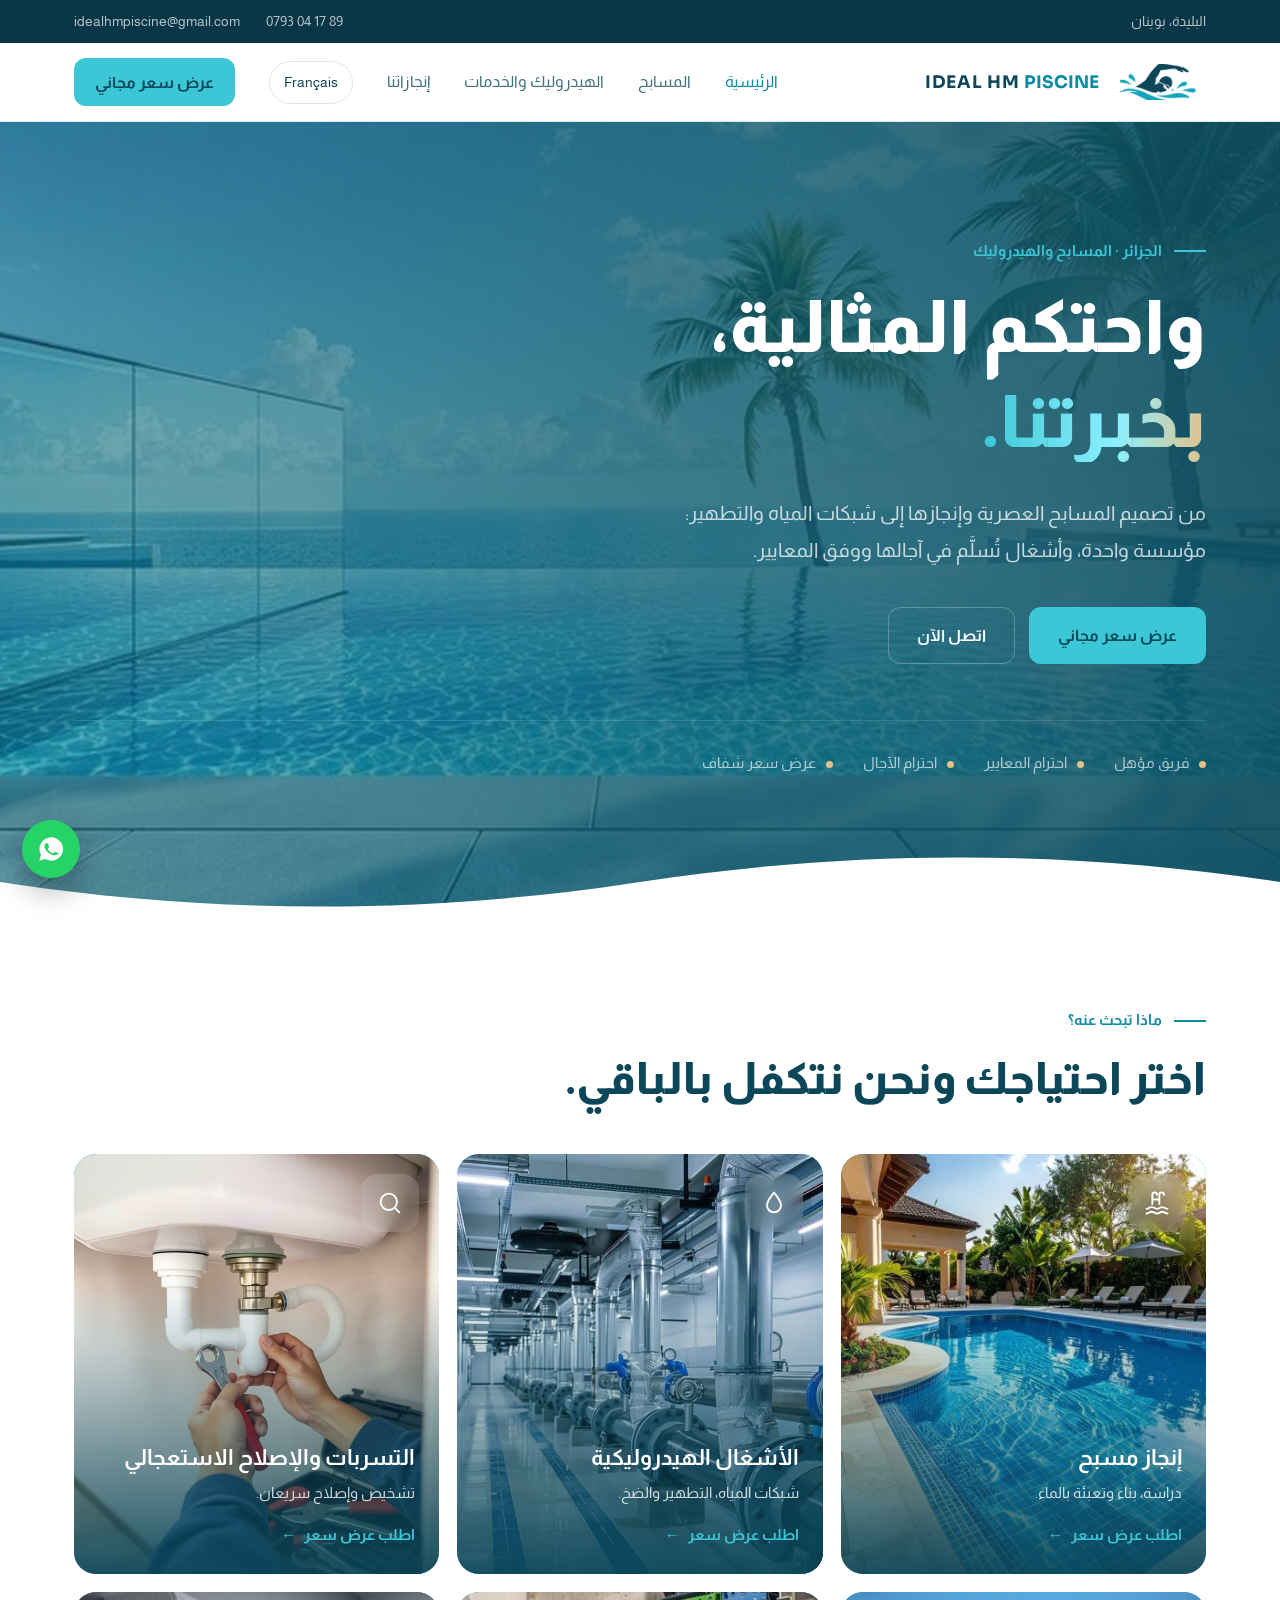
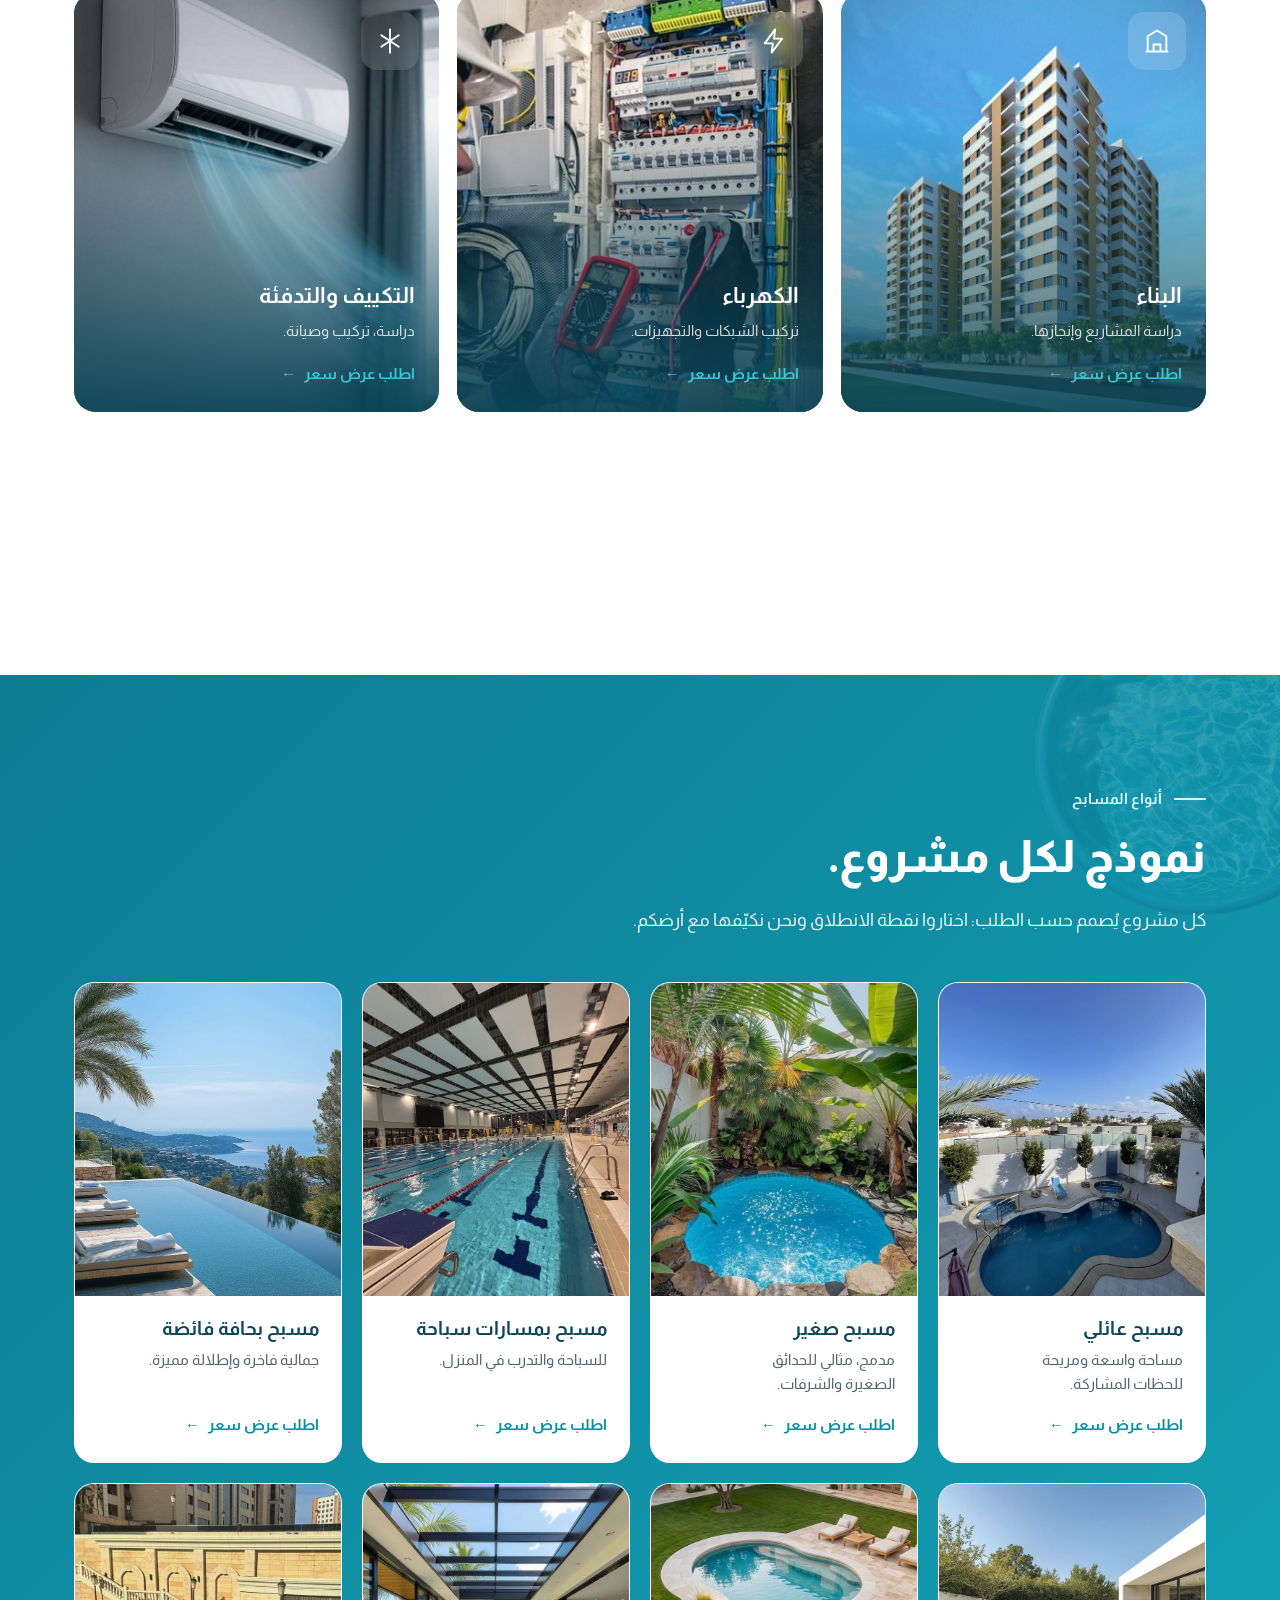
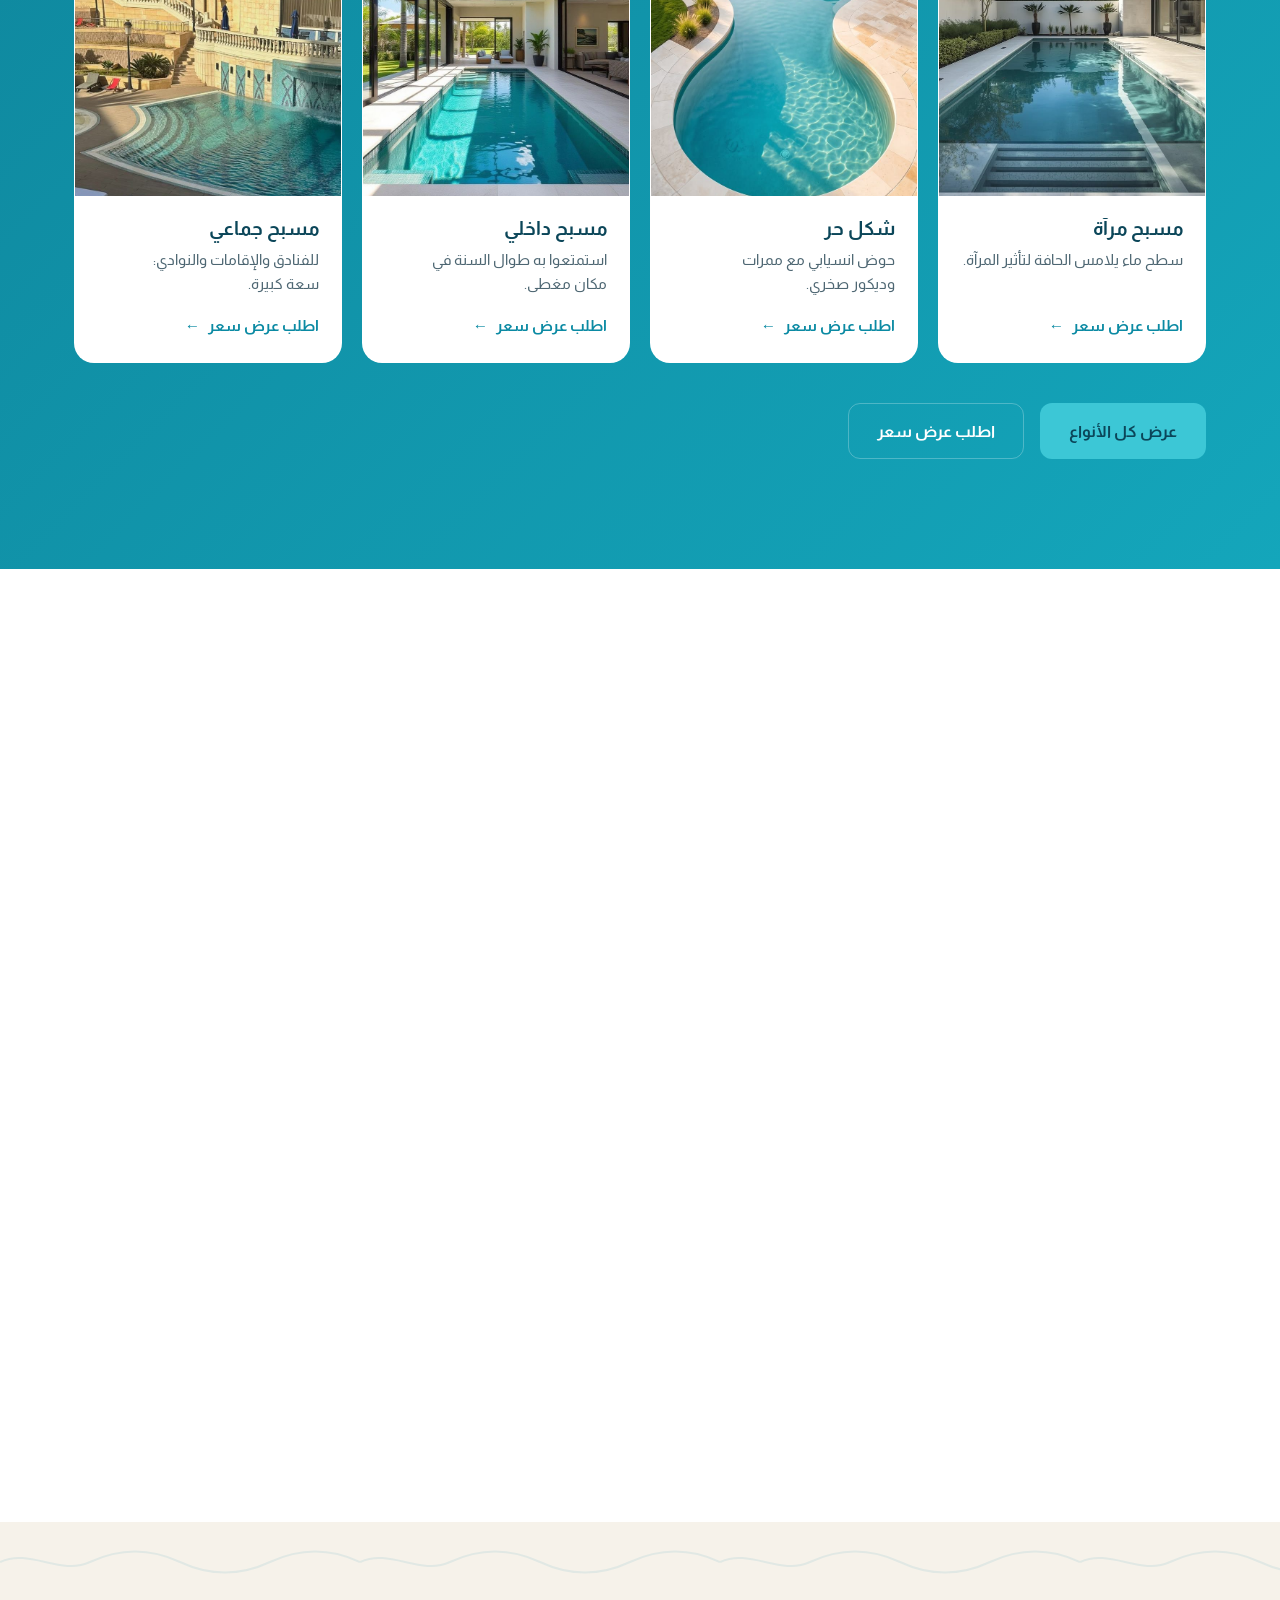
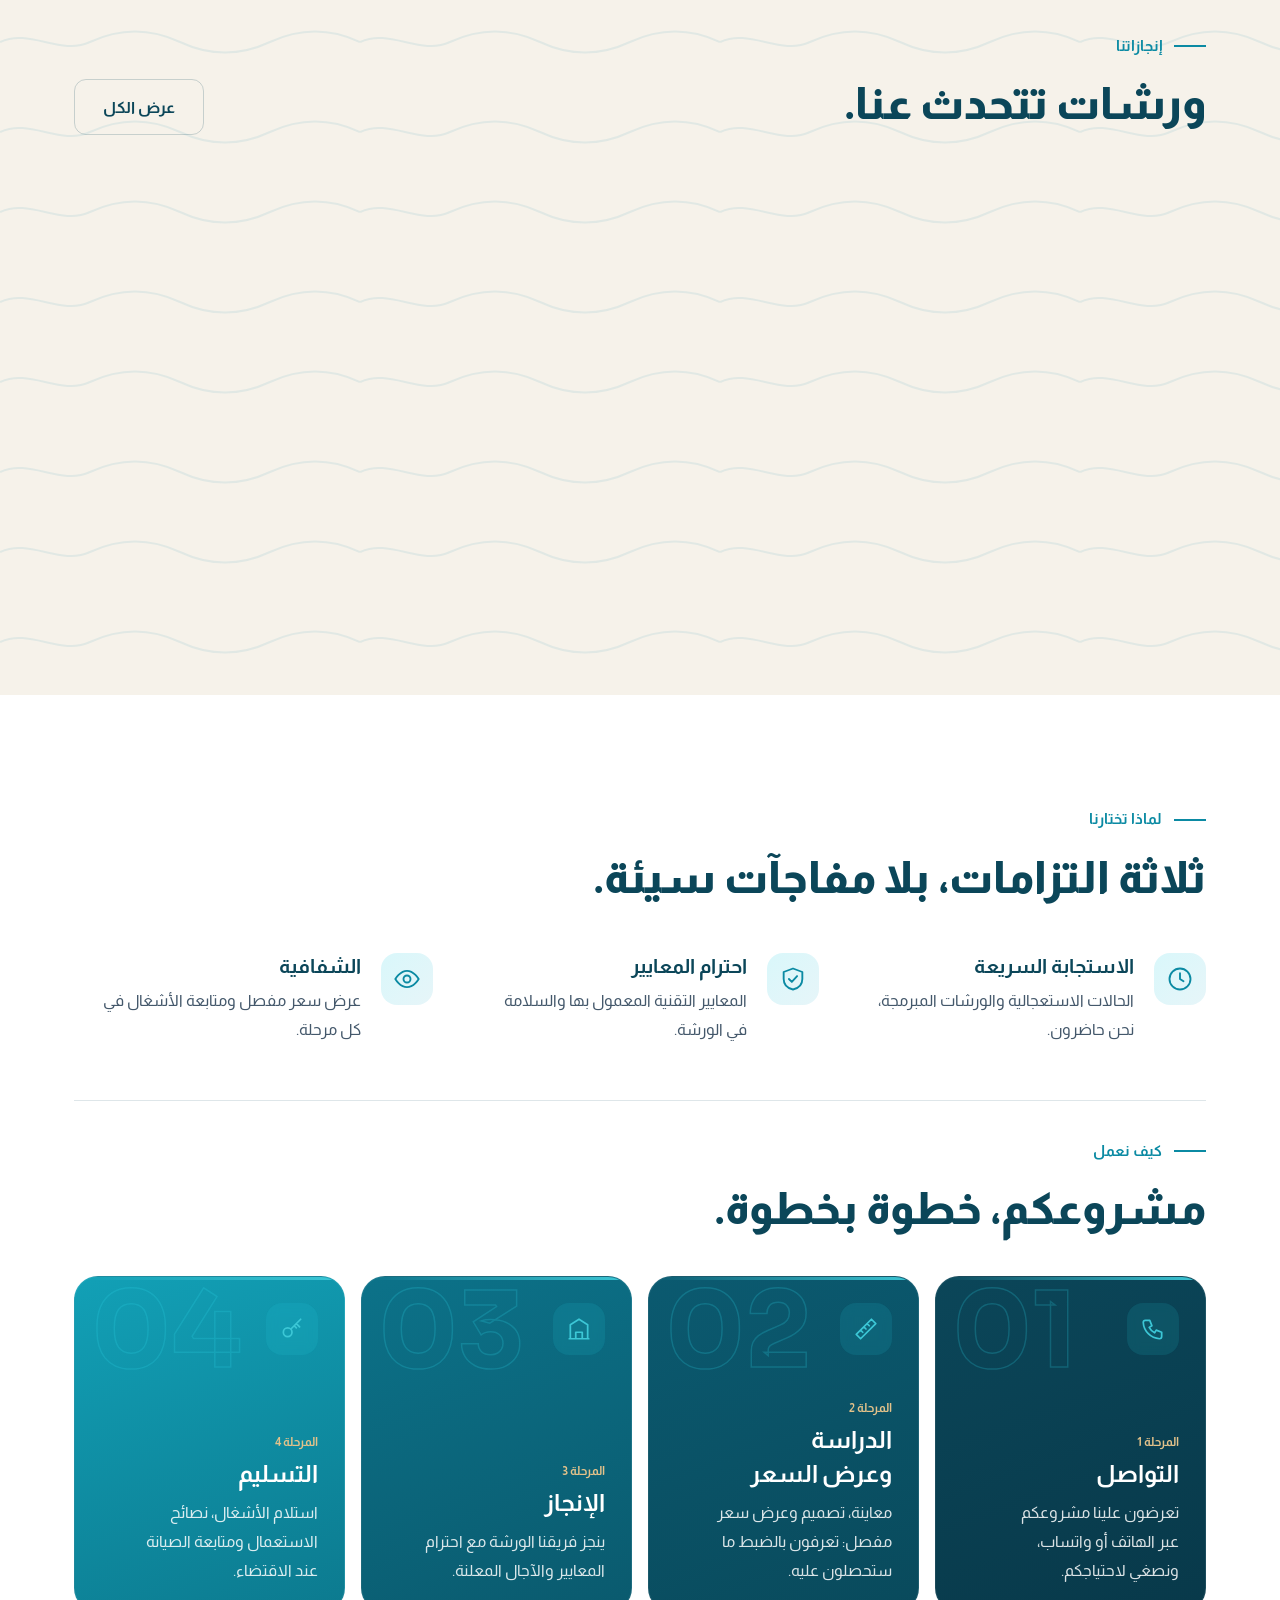
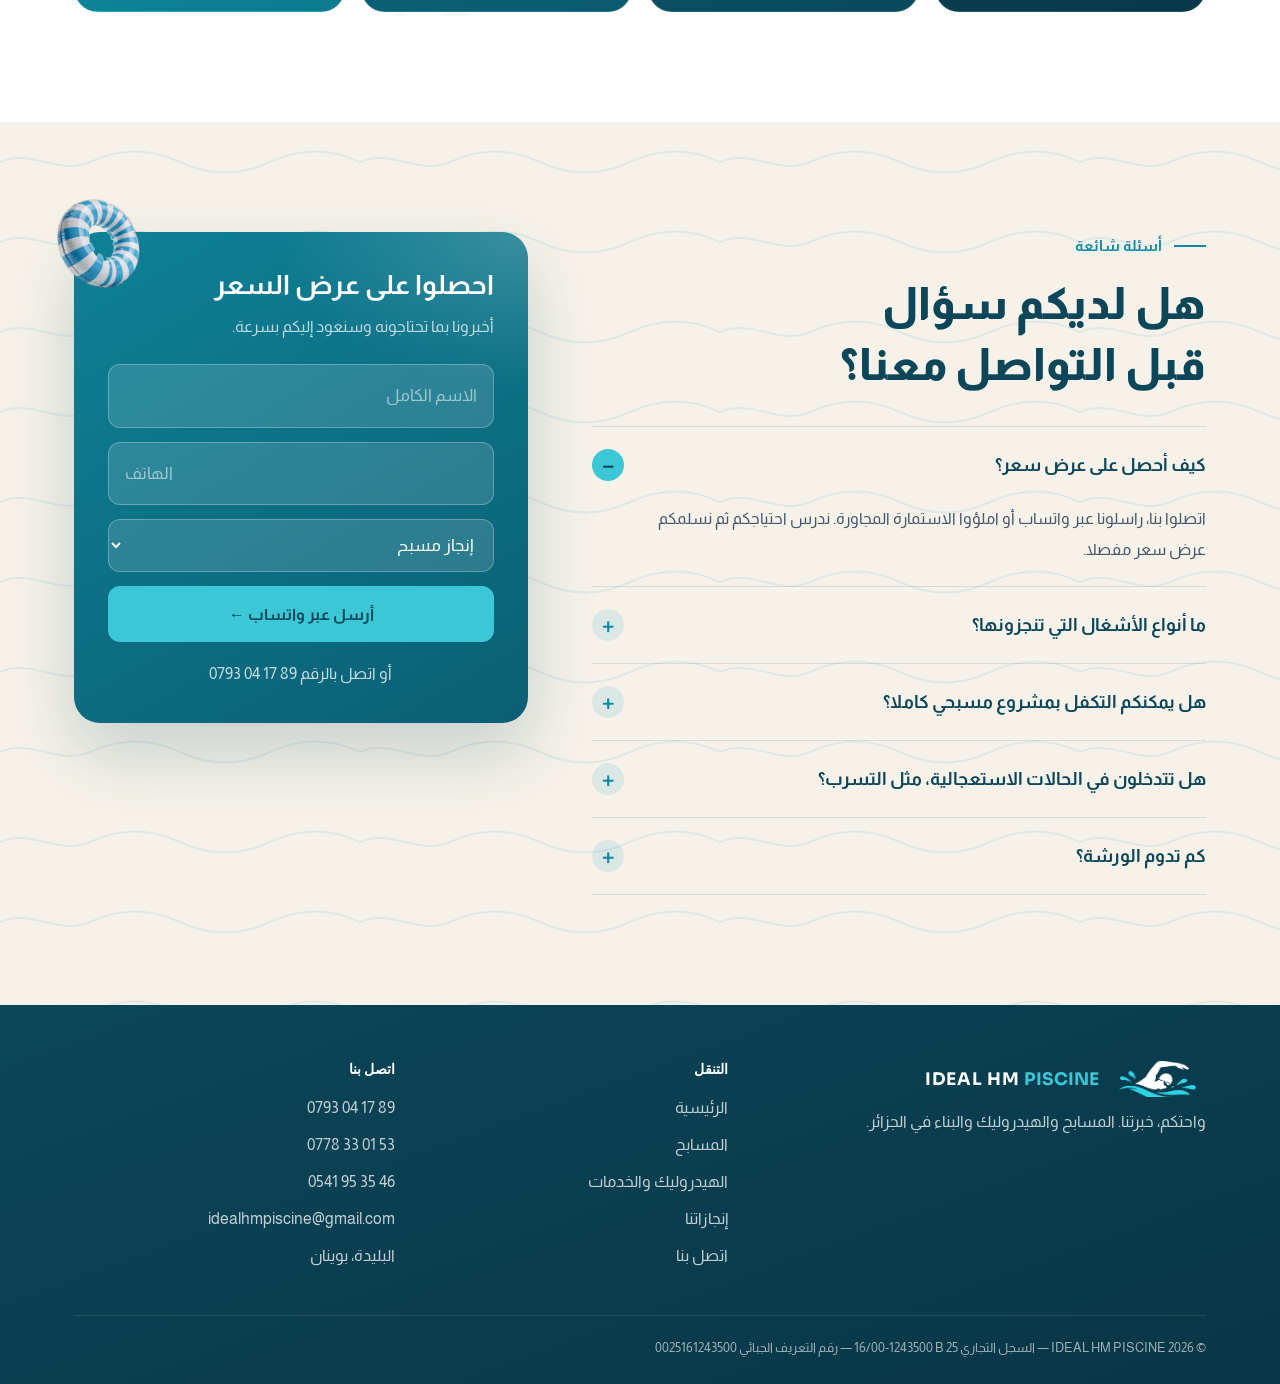
<file: ar/index.html>
<!doctype html><html lang="ar" dir="rtl"><head><meta charset="utf-8"><meta name="viewport" content="width=device-width,initial-scale=1">
<title>بناء المسابح والأشغال الهيدروليكية في الجزائر | Ideal HM Piscine</title><link rel="canonical" href="https://ideal-piscine.vercel.app/ar"><link rel="alternate" hreflang="fr" href="https://ideal-piscine.vercel.app/"><link rel="alternate" hreflang="ar" href="https://ideal-piscine.vercel.app/ar"><meta name="twitter:card" content="summary_large_image"><meta name="description" content="Ideal HM Piscine: بناء المسابح، الأشغال الهيدروليكية، البناء، الكهرباء والتكييف في الجزائر. عرض سعر مجاني.">
<meta property="og:title" content="بناء المسابح والأشغال الهيدروليكية في الجزائر | Ideal HM Piscine"><meta property="og:description" content="Ideal HM Piscine: بناء المسابح، الأشغال الهيدروليكية، البناء، الكهرباء والتكييف في الجزائر. عرض سعر مجاني."><meta property="og:image" content="https://ideal-piscine.vercel.app/assets/og.jpg">
<link rel="icon" href="/assets/mark-white.png"><link rel="preconnect" href="https://fonts.googleapis.com"><link rel="preconnect" href="https://fonts.gstatic.com" crossorigin>
<script>document.documentElement.className="js"</script><link href="https://fonts.googleapis.com/css2?family=Sora:wght@500;600;700&family=Inter:wght@400;500;600&family=Almarai:wght@300;400;700;800&display=swap" rel="stylesheet"><link rel="stylesheet" href="/assets/style.css"></head><body><svg width="0" height="0" style="position:absolute" aria-hidden="true"><symbol id="i-pool" viewBox="0 0 24 24"><path d="M3 17c2 0 2-1.5 4.5-1.5S10 17 12 17s2.500-1.500 4.500-1.500S19 17 21 17M3 21c2 0 2-1.5 4.500-1.500S10 21 12 21s2.500-1.500 4.500-1.500S19 21 21 21M8 13V5a2 2 0 0 1 4 0M14 13V5a2 2 0 0 1 4 0M8 9h6"/></symbol><symbol id="i-drop" viewBox="0 0 24 24"><path d="M12 3c3 4 6 7 6 11a6 6 0 0 1-12 0c0-4 3-7 6-11z"/></symbol><symbol id="i-build" viewBox="0 0 24 24"><path d="M4 21V8l8-5 8 5v13M9 21v-6h6v6M3 21h18"/></symbol><symbol id="i-bolt" viewBox="0 0 24 24"><path d="M13 2L4 14h7l-1 8 9-12h-7z"/></symbol><symbol id="i-snow" viewBox="0 0 24 24"><path d="M12 2v20M4.500 7l15 10M19.500 7l-15 10"/></symbol><symbol id="i-wrench" viewBox="0 0 24 24"><path d="M14.500 6.500a4 4 0 0 0-5 5L3 18l3 3 6.500-6.500a4 4 0 0 0 5-5L14.500 12 12 9.500z"/></symbol><symbol id="i-search" viewBox="0 0 24 24"><circle cx="11" cy="11" r="7"/><path d="M20 20l-4-4"/></symbol><symbol id="i-pipe" viewBox="0 0 24 24"><path d="M3 7h9a4 4 0 0 1 4 4v10M10 21h12M3 4v6"/></symbol><symbol id="i-ruler" viewBox="0 0 24 24"><path d="M3 17L17 3l4 4L7 21zM7 13l2 2M10 10l2 2M13 7l2 2"/></symbol><symbol id="i-shield" viewBox="0 0 24 24"><path d="M12 3l8 3v6c0 5-3.500 8-8 9-4.500-1-8-4-8-9V6zM8.500 12l2.500 2.500 4.500-5"/></symbol><symbol id="i-clock" viewBox="0 0 24 24"><circle cx="12" cy="12" r="9"/><path d="M12 7v5l3 2"/></symbol><symbol id="i-eye" viewBox="0 0 24 24"><path d="M2 12s4-7 10-7 10 7 10 7-4 7-10 7S2 12 2 12z"/><circle cx="12" cy="12" r="3"/></symbol><symbol id="i-hotel" viewBox="0 0 24 24"><path d="M4 21V5a1 1 0 0 1 1-1h9a1 1 0 0 1 1 1v16M15 10h4a1 1 0 0 1 1 1v10M3 21h18M8 8h3M8 12h3M8 16h3"/></symbol><symbol id="i-light" viewBox="0 0 24 24"><path d="M9 18h6M10 21h4M12 3a6 6 0 0 0-4 10.500c.7.700 1 1.500 1 2.500h6c0-1 .3-1.800 1-2.500A6 6 0 0 0 12 3z"/></symbol><symbol id="i-phone" viewBox="0 0 24 24"><path d="M5 4h4l2 5-2.500 1.500a11 11 0 0 0 5 5L15 13l5 2v4a2 2 0 0 1-2 2A16 16 0 0 1 3 6a2 2 0 0 1 2-2z"/></symbol><symbol id="i-key" viewBox="0 0 24 24"><circle cx="8" cy="15" r="4"/><path d="M11 12l9-9M16 7l3 3M14 9l2 2"/></symbol></svg><div class="top"><div class="wrap"><span>البليدة، بوينان</span><span><a href="tel:+213793041789"><bdi dir="ltr">0793 04 17 89</bdi></a><a href="mailto:idealhmpiscine@gmail.com">idealhmpiscine@gmail.com</a></span></div></div><header><div class="wrap nav"><a href="/ar" class="brand"><img src="/assets/mark-color.png" alt="Ideal HM Piscine"><span class="wm">IDEAL HM <b>PISCINE</b></span></a><button class="burger" aria-label="القائمة" aria-expanded="false">القائمة</button><nav class="links"><a href="/ar" class="on">الرئيسية</a><a href="/ar/piscines">المسابح</a><a href="/ar/services">الهيدروليك والخدمات</a><a href="/ar/realisations">إنجازاتنا</a><a class="lang" href="/" hreflang="fr" lang="fr">Français</a><a href="/ar/contact" class="btn btn-y">عرض سعر مجاني</a></nav></div></header><main>
<script type="application/ld+json">{"@context": "https://schema.org", "@type": "HomeAndConstructionBusiness", "name": "IDEAL HM PISCINE", "email": "idealhmpiscine@gmail.com", "telephone": "+213793041789", "address": {"@type": "PostalAddress", "addressLocality": "Bouinan", "addressRegion": "Blida", "addressCountry": "DZ"}}</script>
<section class="hero"><div class="hbg x"><i class="b1"></i><i class="b2"></i></div><div class="wrap"><p class="eyebrow" style="color:var(--yellow)">الجزائر · المسابح والهيدروليك</p><h1>واحتكم المثالية،<br><em>بخبرتنا.</em></h1><p>من تصميم المسابح العصرية وإنجازها إلى شبكات المياه والتطهير: مؤسسة واحدة، وأشغال تُسلَّم في آجالها ووفق المعايير.</p><div class="cta"><a class="btn btn-y" href="/ar/contact">عرض سعر مجاني</a><a class="btn btn-o" href="tel:+213793041789">اتصل الآن</a></div><div class="badges"><span>فريق مؤهل</span><span>احترام المعايير</span><span>احترام الآجال</span><span>عرض سعر شفاف</span></div></div><svg class="wave" viewBox="0 0 1440 110" preserveAspectRatio="none"><path fill="#fff" d="M0 55c120 40 240 40 360 0s240-40 360 0 240 40 360 0 240-40 360 0V110H0z"/></svg></section><section class="tight"><div class="wrap"><p class="eyebrow">ماذا تبحث عنه؟</p><h2>اختر احتياجك ونحن نتكفل بالباقي.</h2><div class="tiles"><a class="tile rv big" href="/ar/contact?s=%D8%A5%D9%86%D8%AC%D8%A7%D8%B2%20%D9%85%D8%B3%D8%A8%D8%AD"><img src="/assets/tile-piscine.jpg" alt="إنجاز مسبح" loading="lazy" onerror="this.remove()"><span class="ic"><svg><use href="#i-pool"/></svg></span><h3>إنجاز مسبح</h3><p>دراسة، بناء وتعبئة بالماء.</p><span class="more">اطلب عرض سعر <i>←</i></span></a><a class="tile rv " href="/ar/contact?s=%D8%A7%D9%84%D8%A3%D8%B4%D8%BA%D8%A7%D9%84%20%D8%A7%D9%84%D9%87%D9%8A%D8%AF%D8%B1%D9%88%D9%84%D9%8A%D9%83%D9%8A%D8%A9"><img src="/assets/tile-hydraulique.jpg" alt="الأشغال الهيدروليكية" loading="lazy" onerror="this.remove()"><span class="ic"><svg><use href="#i-drop"/></svg></span><h3>الأشغال الهيدروليكية</h3><p>شبكات المياه، التطهير والضخ.</p><span class="more">اطلب عرض سعر <i>←</i></span></a><a class="tile rv " href="/ar/contact?s=%D8%A7%D9%84%D8%AA%D8%B3%D8%B1%D8%A8%D8%A7%D8%AA%20%D9%88%D8%A7%D9%84%D8%A5%D8%B5%D9%84%D8%A7%D8%AD%20%D8%A7%D9%84%D8%A7%D8%B3%D8%AA%D8%B9%D8%AC%D8%A7%D9%84%D9%8A"><img src="/assets/tile-fuites.jpg" alt="التسربات والإصلاح الاستعجالي" loading="lazy" onerror="this.remove()"><span class="ic"><svg><use href="#i-search"/></svg></span><h3>التسربات والإصلاح الاستعجالي</h3><p>تشخيص وإصلاح سريعان.</p><span class="more">اطلب عرض سعر <i>←</i></span></a><a class="tile rv " href="/ar/contact?s=%D8%A7%D9%84%D8%A8%D9%86%D8%A7%D8%A1"><img src="/assets/tile-batiment.jpg" alt="البناء" loading="lazy" onerror="this.remove()"><span class="ic"><svg><use href="#i-build"/></svg></span><h3>البناء</h3><p>دراسة المشاريع وإنجازها.</p><span class="more">اطلب عرض سعر <i>←</i></span></a><a class="tile rv " href="/ar/contact?s=%D8%A7%D9%84%D9%83%D9%87%D8%B1%D8%A8%D8%A7%D8%A1"><img src="/assets/tile-electricite.jpg" alt="الكهرباء" loading="lazy" onerror="this.remove()"><span class="ic"><svg><use href="#i-bolt"/></svg></span><h3>الكهرباء</h3><p>تركيب الشبكات والتجهيزات.</p><span class="more">اطلب عرض سعر <i>←</i></span></a><a class="tile rv " href="/ar/contact?s=%D8%A7%D9%84%D8%AA%D9%83%D9%8A%D9%8A%D9%81%20%D9%88%D8%A7%D9%84%D8%AA%D8%AF%D9%81%D8%A6%D8%A9"><img src="/assets/tile-clim.jpg" alt="التكييف والتدفئة" loading="lazy" onerror="this.remove()"><span class="ic"><svg><use href="#i-snow"/></svg></span><h3>التكييف والتدفئة</h3><p>دراسة، تركيب وصيانة.</p><span class="more">اطلب عرض سعر <i>←</i></span></a></div><div class="urg rv"><div><h3>تسرب، عطل، حالة استعجالية؟</h3><p>فريقنا يتدخل بسرعة في الجزائر.</p></div><a class="btn btn-b" href="tel:+213793041789">اتصل بالرقم <bdi dir="ltr">0793 04 17 89</bdi></a></div></div></section><section class="dk"><svg width="0" height="0" style="position:absolute" aria-hidden="true"><defs><linearGradient id="gw" x1="0" y1="0" x2="1" y2="1"><stop offset="0" stop-color="#6fe6f2"/><stop offset="1" stop-color="#0e9fc0"/></linearGradient><linearGradient id="gm" x1="0" y1="0" x2="1" y2="1"><stop offset="0" stop-color="#2a7a9b"/><stop offset="1" stop-color="#0a2540"/></linearGradient><linearGradient id="gs" x1="0" y1="0" x2="0" y2="1"><stop offset="0" stop-color="#bdeef7"/><stop offset="1" stop-color="#1b86ab"/></linearGradient></defs><symbol id="t-familiale" viewBox="0 0 160 120"><rect width="160" height="120" fill="#e9dfca"/><path d="M0 24h160M0 48h160M0 72h160M0 96h160" stroke="#d8ccb2" stroke-width=".7"/><rect x="22" y="22" width="102" height="66" rx="18" fill="url(#gw)" stroke="#fbf7ee" stroke-width="3.5"/><rect x="26" y="66" width="28" height="19" rx="7" fill="#c9f6fa" fill-opacity=".85"/><path d="M60 44c10-6 18 6 28 0s16 6 26 0M52 58c9-5 16 5 25 0" stroke="#fff" stroke-opacity=".38" stroke-width="1.3" fill="none" stroke-linecap="round"/><rect x="134" y="28" width="14" height="28" rx="3" fill="#fff"/><rect x="136" y="30" width="10" height="9" rx="2" fill="#cfd8dc"/><rect x="134" y="64" width="14" height="28" rx="3" fill="#fff"/><rect x="136" y="66" width="10" height="9" rx="2" fill="#cfd8dc"/><circle cx="30" cy="104" r="7" fill="#3f9d5a"/><circle cx="28" cy="102" r="3.9" fill="#2d7d46"/><circle cx="112" cy="104" r="6" fill="#3f9d5a"/><circle cx="110" cy="102" r="3.3" fill="#2d7d46"/></symbol><symbol id="t-mini" viewBox="0 0 160 120"><rect width="160" height="120" fill="#e9dfca"/><path d="M0 24h160M0 48h160M0 72h160M0 96h160" stroke="#d8ccb2" stroke-width=".7"/><rect x="50" y="34" width="62" height="46" rx="11" fill="url(#gw)" stroke="#fbf7ee" stroke-width="3.5"/><path d="M62 52c7-5 13 5 20 0s12 5 18 0" stroke="#fff" stroke-opacity=".38" stroke-width="1.3" fill="none" stroke-linecap="round"/><rect x="122" y="40" width="14" height="28" rx="3" fill="#fff"/><rect x="124" y="42" width="10" height="9" rx="2" fill="#cfd8dc"/><circle cx="30" cy="30" r="9" fill="#3f9d5a"/><circle cx="28" cy="28" r="5.0" fill="#2d7d46"/><circle cx="134" cy="100" r="8" fill="#3f9d5a"/><circle cx="132" cy="98" r="4.4" fill="#2d7d46"/><circle cx="24" cy="92" r="6" fill="#3f9d5a"/><circle cx="22" cy="90" r="3.3" fill="#2d7d46"/></symbol><symbol id="t-couloir-de-nage" viewBox="0 0 160 120"><rect width="160" height="120" fill="#e9dfca"/><path d="M0 24h160M0 48h160M0 72h160M0 96h160" stroke="#d8ccb2" stroke-width=".7"/><rect x="10" y="34" width="140" height="52" rx="5" fill="url(#gw)" stroke="#fbf7ee" stroke-width="3.5"/><path d="M10 51.3h140M10 68.7h140" stroke="#0a2540" stroke-opacity=".4" stroke-width="1.5" stroke-dasharray="6 5"/><path d="M18 34v52M142 34v52" stroke="#0a2540" stroke-opacity=".3" stroke-width="1.2"/><path d="M40 44c8-4 14 4 22 0s14 4 22 0" stroke="#fff" stroke-opacity=".38" stroke-width="1.3" fill="none" stroke-linecap="round"/><circle cx="20" cy="102" r="7" fill="#3f9d5a"/><circle cx="18" cy="100" r="3.9" fill="#2d7d46"/><circle cx="140" cy="104" r="6" fill="#3f9d5a"/><circle cx="138" cy="102" r="3.3" fill="#2d7d46"/></symbol><symbol id="t-debordement" viewBox="0 0 160 120"><rect width="160" height="120" fill="url(#gs)"/><circle cx="130" cy="24" r="9" fill="#fff" fill-opacity=".75"/><path d="M0 58h160" stroke="#fff" stroke-opacity=".5" stroke-width="1"/><path d="M0 58V120H160V58z" fill="#e9dfca" opacity="0"/><rect y="64" width="160" height="56" fill="#e9dfca"/><path d="M14 64h132v36a10 10 0 0 1-10 10H24a10 10 0 0 1-10-10z" fill="url(#gw)" stroke="#fbf7ee" stroke-width="3.5"/><path d="M14 64h132" stroke="#fff" stroke-width="2.5"/><path d="M30 80c10-5 18 5 28 0s18 5 28 0s16 5 24 0" stroke="#fff" stroke-opacity=".38" stroke-width="1.3" fill="none" stroke-linecap="round"/></symbol><symbol id="t-miroir" viewBox="0 0 160 120"><rect width="160" height="120" fill="#e9dfca"/><path d="M0 24h160M0 48h160M0 72h160M0 96h160" stroke="#d8ccb2" stroke-width=".7"/><rect x="14" y="30" width="132" height="52" rx="3" fill="url(#gm)" stroke="#fbf7ee" stroke-width="3"/><path d="M28 44h54M52 54h72M36 66h46M96 70h32" stroke="#fff" stroke-opacity=".4" stroke-width="1.5" stroke-linecap="round"/><circle cx="24" cy="100" r="8" fill="#3f9d5a"/><circle cx="22" cy="98" r="4.4" fill="#2d7d46"/><circle cx="136" cy="98" r="7" fill="#3f9d5a"/><circle cx="134" cy="96" r="3.9" fill="#2d7d46"/><rect x="112" y="92" width="14" height="16" rx="3" fill="#fff"/><rect x="114" y="94" width="10" height="9" rx="2" fill="#cfd8dc"/></symbol><symbol id="t-forme-libre" viewBox="0 0 160 120"><rect width="160" height="120" fill="#e9dfca"/><path d="M0 24h160M0 48h160M0 72h160M0 96h160" stroke="#d8ccb2" stroke-width=".7"/><path d="M26 58c-8-22 14-38 38-33s30-12 52-4 28 26 8 42-38 8-54 16-34-2-44-21z" fill="url(#gw)" stroke="#fbf7ee" stroke-width="3.5"/><circle cx="30" cy="70" r="6" fill="#9aa5ad"/><circle cx="29" cy="69" r="3.3" fill="#b8c2c9"/><circle cx="40" cy="86" r="5" fill="#9aa5ad"/><circle cx="39" cy="85" r="2.8" fill="#b8c2c9"/><circle cx="62" cy="94" r="6" fill="#9aa5ad"/><circle cx="61" cy="93" r="3.3" fill="#b8c2c9"/><circle cx="86" cy="100" r="5" fill="#9aa5ad"/><circle cx="85" cy="99" r="2.8" fill="#b8c2c9"/><circle cx="112" cy="84" r="6" fill="#9aa5ad"/><circle cx="111" cy="83" r="3.3" fill="#b8c2c9"/><circle cx="132" cy="64" r="5" fill="#9aa5ad"/><circle cx="131" cy="63" r="2.8" fill="#b8c2c9"/><circle cx="126" cy="36" r="6" fill="#9aa5ad"/><circle cx="125" cy="35" r="3.3" fill="#b8c2c9"/><circle cx="98" cy="24" r="5" fill="#9aa5ad"/><circle cx="97" cy="23" r="2.8" fill="#b8c2c9"/><path d="M56 48c8-5 15 4 24 0s14 5 22 0M48 66c8-4 14 4 22 0" stroke="#fff" stroke-opacity=".38" stroke-width="1.3" fill="none" stroke-linecap="round"/><circle cx="18" cy="28" r="9" fill="#3f9d5a"/><circle cx="16" cy="26" r="5.0" fill="#2d7d46"/><circle cx="142" cy="100" r="8" fill="#3f9d5a"/><circle cx="140" cy="98" r="4.4" fill="#2d7d46"/></symbol><symbol id="t-interieure" viewBox="0 0 160 120"><rect width="160" height="120" fill="#f1efe8"/><rect x="0" y="0" width="160" height="30" fill="#cfeff6"/><path d="M40 0v30M80 0v30M120 0v30M0 30h160" stroke="#fff" stroke-width="2.5"/><path d="M0 50h160M0 70h160M0 90h160M0 110h160M32 30v90M64 30v90M96 30v90M128 30v90" stroke="#e0dccf" stroke-width=".7"/><rect x="24" y="44" width="112" height="60" rx="9" fill="url(#gw)" stroke="#fbf7ee" stroke-width="3.5"/><path d="M44 62c9-5 16 5 25 0s16 5 25 0" stroke="#fff" stroke-opacity=".38" stroke-width="1.3" fill="none" stroke-linecap="round"/><circle cx="12" cy="106" r="6" fill="#3f9d5a"/><circle cx="10" cy="104" r="3.3" fill="#2d7d46"/></symbol><symbol id="t-collective" viewBox="0 0 160 120"><rect width="160" height="120" fill="#e9dfca"/><path d="M0 24h160M0 48h160M0 72h160M0 96h160" stroke="#d8ccb2" stroke-width=".7"/><rect x="8" y="22" width="100" height="78" rx="9" fill="url(#gw)" stroke="#fbf7ee" stroke-width="3.5"/><path d="M8 48h100M8 74h100" stroke="#0a2540" stroke-opacity=".35" stroke-width="1.4" stroke-dasharray="6 5"/><rect x="116" y="22" width="36" height="40" rx="8" fill="url(#gw)" stroke="#fbf7ee" stroke-width="3.5"/><path d="M24 38c8-4 14 4 22 0s14 4 22 0" stroke="#fff" stroke-opacity=".38" stroke-width="1.3" fill="none" stroke-linecap="round"/><circle cx="134" cy="90" r="11" fill="#fff"/><circle cx="134" cy="90" r="6" fill="#f2c879"/><circle cx="114" cy="106" r="7" fill="#fff"/><circle cx="114" cy="106" r="4" fill="#f2c879"/></symbol></svg><div class="wrap"><p class="eyebrow">أنواع المسابح</p><h2>نموذج لكل مشروع.</h2><p class="lead">كل مشروع يُصمم حسب الطلب: اختاروا نقطة الانطلاق ونحن نكيّفها مع أرضكم.</p><div class="types r"><a class="tp rv" href="/ar/contact?s=%D9%85%D8%B3%D8%A8%D8%AD%20%D8%B9%D8%A7%D8%A6%D9%84%D9%8A"><div class="tpi"><svg class="pl" viewBox="0 0 160 120" preserveAspectRatio="xMidYMid slice"><use href="#t-familiale"/></svg><img src="/assets/type-familiale.jpg" alt="مسبح عائلي" loading="lazy" onerror="this.remove()"></div><div class="tpb"><h3>مسبح عائلي</h3><p>مساحة واسعة ومريحة للحظات المشاركة.</p><span class="more">اطلب عرض سعر <i>←</i></span></div></a><a class="tp rv" href="/ar/contact?s=%D9%85%D8%B3%D8%A8%D8%AD%20%D8%B5%D8%BA%D9%8A%D8%B1"><div class="tpi"><svg class="pl" viewBox="0 0 160 120" preserveAspectRatio="xMidYMid slice"><use href="#t-mini"/></svg><img src="/assets/type-mini.jpg" alt="مسبح صغير" loading="lazy" onerror="this.remove()"></div><div class="tpb"><h3>مسبح صغير</h3><p>مدمج، مثالي للحدائق الصغيرة والشرفات.</p><span class="more">اطلب عرض سعر <i>←</i></span></div></a><a class="tp rv" href="/ar/contact?s=%D9%85%D8%B3%D8%A8%D8%AD%20%D8%A8%D9%85%D8%B3%D8%A7%D8%B1%D8%A7%D8%AA%20%D8%B3%D8%A8%D8%A7%D8%AD%D8%A9"><div class="tpi"><svg class="pl" viewBox="0 0 160 120" preserveAspectRatio="xMidYMid slice"><use href="#t-couloir-de-nage"/></svg><img src="/assets/type-couloir-de-nage.jpg" alt="مسبح بمسارات سباحة" loading="lazy" onerror="this.remove()"></div><div class="tpb"><h3>مسبح بمسارات سباحة</h3><p>للسباحة والتدرب في المنزل.</p><span class="more">اطلب عرض سعر <i>←</i></span></div></a><a class="tp rv" href="/ar/contact?s=%D9%85%D8%B3%D8%A8%D8%AD%20%D8%A8%D8%AD%D8%A7%D9%81%D8%A9%20%D9%81%D8%A7%D8%A6%D8%B6%D8%A9"><div class="tpi"><svg class="pl" viewBox="0 0 160 120" preserveAspectRatio="xMidYMid slice"><use href="#t-debordement"/></svg><img src="/assets/type-debordement.jpg" alt="مسبح بحافة فائضة" loading="lazy" onerror="this.remove()"></div><div class="tpb"><h3>مسبح بحافة فائضة</h3><p>جمالية فاخرة وإطلالة مميزة.</p><span class="more">اطلب عرض سعر <i>←</i></span></div></a><a class="tp rv" href="/ar/contact?s=%D9%85%D8%B3%D8%A8%D8%AD%20%D9%85%D8%B1%D8%A2%D8%A9"><div class="tpi"><svg class="pl" viewBox="0 0 160 120" preserveAspectRatio="xMidYMid slice"><use href="#t-miroir"/></svg><img src="/assets/type-miroir.jpg" alt="مسبح مرآة" loading="lazy" onerror="this.remove()"></div><div class="tpb"><h3>مسبح مرآة</h3><p>سطح ماء يلامس الحافة لتأثير المرآة.</p><span class="more">اطلب عرض سعر <i>←</i></span></div></a><a class="tp rv" href="/ar/contact?s=%D8%B4%D9%83%D9%84%20%D8%AD%D8%B1"><div class="tpi"><svg class="pl" viewBox="0 0 160 120" preserveAspectRatio="xMidYMid slice"><use href="#t-forme-libre"/></svg><img src="/assets/type-forme-libre.jpg" alt="شكل حر" loading="lazy" onerror="this.remove()"></div><div class="tpb"><h3>شكل حر</h3><p>حوض انسيابي مع ممرات وديكور صخري.</p><span class="more">اطلب عرض سعر <i>←</i></span></div></a><a class="tp rv" href="/ar/contact?s=%D9%85%D8%B3%D8%A8%D8%AD%20%D8%AF%D8%A7%D8%AE%D9%84%D9%8A"><div class="tpi"><svg class="pl" viewBox="0 0 160 120" preserveAspectRatio="xMidYMid slice"><use href="#t-interieure"/></svg><img src="/assets/type-interieure.jpg" alt="مسبح داخلي" loading="lazy" onerror="this.remove()"></div><div class="tpb"><h3>مسبح داخلي</h3><p>استمتعوا به طوال السنة في مكان مغطى.</p><span class="more">اطلب عرض سعر <i>←</i></span></div></a><a class="tp rv" href="/ar/contact?s=%D9%85%D8%B3%D8%A8%D8%AD%20%D8%AC%D9%85%D8%A7%D8%B9%D9%8A"><div class="tpi"><svg class="pl" viewBox="0 0 160 120" preserveAspectRatio="xMidYMid slice"><use href="#t-collective"/></svg><img src="/assets/type-collective.jpg" alt="مسبح جماعي" loading="lazy" onerror="this.remove()"></div><div class="tpb"><h3>مسبح جماعي</h3><p>للفنادق والإقامات والنوادي: سعة كبيرة.</p><span class="more">اطلب عرض سعر <i>←</i></span></div></a></div><div class="tfoot"><a class="btn btn-y" href="/ar/piscines#types">عرض كل الأنواع</a><a class="btn btn-o" href="/ar/contact">اطلب عرض سعر</a></div></div></section><section><div class="wrap split rev"><div class="rv"><p class="eyebrow">الهيدروليك، نشاطنا الرئيسي</p><h2>الماء في بيتكم، دون تسرب ولا مفاجآت سيئة.</h2><p class="lead">شبكات جديدة، إصلاحات أو حالات استعجالية: نتدخل بالعتاد والفريق المؤهل المناسب لكل ورشة.</p><ul class="check"><li><b>مياه الشرب</b><span>الوضع، الربط والتوسعة (PVC، PEHD، الحديد الزهر).</span></li><li><b>التطهير</b><span>المياه المستعملة ومياه الأمطار، غرف التفتيش، الحفر الصحية.</span></li><li><b>البحث عن التسربات</b><span>تدخل سريع وإعادة تأهيل القنوات.</span></li><li><b>الضخ والصيانة</b><span>المحطات، غرف المحابس، الكسح والمراقبة.</span></li></ul><div class="cta"><a class="btn btn-b" href="/ar/contact?s=%D8%A7%D9%84%D8%A3%D8%B4%D8%BA%D8%A7%D9%84%20%D8%A7%D9%84%D9%87%D9%8A%D8%AF%D8%B1%D9%88%D9%84%D9%8A%D9%83%D9%8A%D8%A9">اطلب عرض سعر</a><a class="btn btn-line" href="/ar/services">كل الخدمات</a></div></div><div class="ph tall rv"><img src="/assets/work-4.jpg" alt="تركيبات هيدروليكية" loading="lazy" onerror="this.remove()"><span>الغرفة التقنية: المحابس والأنابيب</span></div></div></section><section class="alt"><div class="wrap"><div class="head2"><div><p class="eyebrow">إنجازاتنا</p><h2>ورشات تتحدث عنا.</h2></div><a class="btn btn-line" href="/ar/realisations">عرض الكل</a></div><div class="rail"><div class="ph rv"><img src="/assets/work-1.jpg" alt="مسبح سكني بإطلالة" loading="lazy" onerror="this.remove()"><span>مسبح سكني بإطلالة</span></div><div class="ph rv"><img src="/assets/work-2.jpg" alt="مسبح ليلي بديكور صخري" loading="lazy" onerror="this.remove()"><span>مسبح ليلي بديكور صخري</span></div><div class="ph rv"><img src="/assets/work-3.jpg" alt="حوض رياضي بإنارة ليلية" loading="lazy" onerror="this.remove()"><span>حوض رياضي بإنارة ليلية</span></div><div class="ph rv"><img src="/assets/work-4.jpg" alt="تركيبات هيدروليكية" loading="lazy" onerror="this.remove()"><span>تركيبات هيدروليكية</span></div></div></div></section><section><div class="wrap"><p class="eyebrow">لماذا تختارنا</p><h2>ثلاثة التزامات، بلا مفاجآت سيئة.</h2><div class="trio"><div class="why"><span class="ic"><svg><use href="#i-clock"/></svg></span><div><h3>الاستجابة السريعة</h3><p>الحالات الاستعجالية والورشات المبرمجة، نحن حاضرون.</p></div></div><div class="why"><span class="ic"><svg><use href="#i-shield"/></svg></span><div><h3>احترام المعايير</h3><p>المعايير التقنية المعمول بها والسلامة في الورشة.</p></div></div><div class="why"><span class="ic"><svg><use href="#i-eye"/></svg></span><div><h3>الشفافية</h3><p>عرض سعر مفصل ومتابعة الأشغال في كل مرحلة.</p></div></div></div><div class="flow rv"><p class="eyebrow">كيف نعمل</p><h2>مشروعكم، خطوة بخطوة.</h2><p class="hint">اسحب لاكتشاف المراحل</p><div class="sw"><div class="sc" data-n="01"><span class="si"><svg><use href="#i-phone"/></svg></span><div><small>المرحلة 1</small><h3>التواصل</h3><p>تعرضون علينا مشروعكم عبر الهاتف أو واتساب، ونصغي لاحتياجكم.</p></div></div><div class="sc" data-n="02"><span class="si"><svg><use href="#i-ruler"/></svg></span><div><small>المرحلة 2</small><h3>الدراسة وعرض السعر</h3><p>معاينة، تصميم وعرض سعر مفصل: تعرفون بالضبط ما ستحصلون عليه.</p></div></div><div class="sc" data-n="03"><span class="si"><svg><use href="#i-build"/></svg></span><div><small>المرحلة 3</small><h3>الإنجاز</h3><p>ينجز فريقنا الورشة مع احترام المعايير والآجال المعلنة.</p></div></div><div class="sc" data-n="04"><span class="si"><svg><use href="#i-key"/></svg></span><div><small>المرحلة 4</small><h3>التسليم</h3><p>استلام الأشغال، نصائح الاستعمال ومتابعة الصيانة عند الاقتضاء.</p></div></div><a class="sc cta" href="/ar/contact"><span class="si"><svg><use href="#i-pool"/></svg></span><div><h3>هل أنتم جاهزون للبدء؟</h3><p>اطلبوا عرض السعر المجاني، وسنعود إليكم بسرعة.</p></div><span class="btn btn-b">اطلب عرض سعر ←</span></a></div><div class="prog"><i></i><i></i><i></i><i></i><i></i></div></div></div></section><section class="alt"><div class="wrap"><div class="faqgrid"><div class="rv"><p class="eyebrow">أسئلة شائعة</p><h2>هل لديكم سؤال قبل التواصل معنا؟</h2><div class="faq"><details open><summary>كيف أحصل على عرض سعر؟</summary><p>اتصلوا بنا، راسلونا عبر واتساب أو املؤوا الاستمارة المجاورة. ندرس احتياجكم ثم نسلمكم عرض سعر مفصلا.</p></details><details><summary>ما أنواع الأشغال التي تنجزونها؟</summary><p>بناء المسابح والأشغال الهيدروليكية (مياه الشرب، التطهير، التسربات، الضخ)، إضافة إلى البناء والكهرباء والتكييف والتدفئة والصيانة.</p></details><details><summary>هل يمكنكم التكفل بمشروع مسبحي كاملا؟</summary><p>نعم. نتدخل من الدراسة إلى التسليم بمحاور واحد: التصميم، البناء، الهيدروليك والتجهيزات.</p></details><details><summary>هل تتدخلون في الحالات الاستعجالية، مثل التسرب؟</summary><p>الاستجابة السريعة من التزاماتنا. اتصلوا بنا مباشرة في الحالات الاستعجالية وسننظم التدخل في أقرب وقت.</p></details><details><summary>كم تدوم الورشة؟</summary><p>يتوقف ذلك على المشروع (نوع الأشغال، الحجم، الأرض). تُحدد الآجال في عرض السعر قبل انطلاق الأشغال.</p></details></div></div>
<div class="qf rv"><h3>احصلوا على عرض السعر</h3><p>أخبرونا بما تحتاجونه وسنعود إليكم بسرعة.</p>
<form id="devis"><input name="nom" placeholder="الاسم الكامل" required autocomplete="name"><input name="tel" type="tel" placeholder="الهاتف" required autocomplete="tel"><select name="service" aria-label="الخدمة"><option>إنجاز مسبح</option><option>الأشغال الهيدروليكية</option><option>البحث عن التسربات / إصلاح</option><option>البناء</option><option>الكهرباء</option><option>التكييف والتدفئة</option><option>الصيانة</option></select><button class="btn btn-y" type="submit" style="justify-content:center">أرسل عبر واتساب ←</button></form>
<a class="qcall" href="tel:+213793041789">أو اتصل بالرقم <bdi dir="ltr">0793 04 17 89</bdi></a></div></div></div><script type="application/ld+json">{"@context": "https://schema.org", "@type": "FAQPage", "mainEntity": [{"@type": "Question", "name": "كيف أحصل على عرض سعر؟", "acceptedAnswer": {"@type": "Answer", "text": "اتصلوا بنا، راسلونا عبر واتساب أو املؤوا الاستمارة المجاورة. ندرس احتياجكم ثم نسلمكم عرض سعر مفصلا."}}, {"@type": "Question", "name": "ما أنواع الأشغال التي تنجزونها؟", "acceptedAnswer": {"@type": "Answer", "text": "بناء المسابح والأشغال الهيدروليكية (مياه الشرب، التطهير، التسربات، الضخ)، إضافة إلى البناء والكهرباء والتكييف والتدفئة والصيانة."}}, {"@type": "Question", "name": "هل يمكنكم التكفل بمشروع مسبحي كاملا؟", "acceptedAnswer": {"@type": "Answer", "text": "نعم. نتدخل من الدراسة إلى التسليم بمحاور واحد: التصميم، البناء، الهيدروليك والتجهيزات."}}, {"@type": "Question", "name": "هل تتدخلون في الحالات الاستعجالية، مثل التسرب؟", "acceptedAnswer": {"@type": "Answer", "text": "الاستجابة السريعة من التزاماتنا. اتصلوا بنا مباشرة في الحالات الاستعجالية وسننظم التدخل في أقرب وقت."}}, {"@type": "Question", "name": "كم تدوم الورشة؟", "acceptedAnswer": {"@type": "Answer", "text": "يتوقف ذلك على المشروع (نوع الأشغال، الحجم، الأرض). تُحدد الآجال في عرض السعر قبل انطلاق الأشغال."}}]}</script></section>

</main><footer><div class="wrap"><div class="fg"><div class="fb"><a href="/ar" class="brand"><img src="/assets/mark-white.png" alt=""><span class="wm">IDEAL HM <b>PISCINE</b></span></a><p>واحتكم، خبرتنا. المسابح والهيدروليك والبناء في الجزائر.</p></div><nav class="fn"><h4>التنقل</h4><a href="/ar" >الرئيسية</a><a href="/ar/piscines" >المسابح</a><a href="/ar/services" >الهيدروليك والخدمات</a><a href="/ar/realisations" >إنجازاتنا</a><a href="/ar/contact" >اتصل بنا</a></nav><div class="fc"><h4>اتصل بنا</h4><a href="tel:+213793041789"><bdi dir="ltr">0793 04 17 89</bdi></a><a href="tel:+213778330153"><bdi dir="ltr">0778 33 01 53</bdi></a><a href="tel:+213541953546"><bdi dir="ltr">0541 95 35 46</bdi></a><a href="mailto:idealhmpiscine@gmail.com">idealhmpiscine@gmail.com</a><span>البليدة، بوينان</span></div></div><div class="copy">© 2026 IDEAL HM PISCINE — السجل التجاري <bdi dir="ltr">16/00-1243500 B 25</bdi> — رقم التعريف الجبائي <bdi dir="ltr">0025161243500</bdi></div></div></footer><a class="wa" href="https://wa.me/213793041789?text=%D9%85%D8%B1%D8%AD%D8%A8%D8%A7%D8%8C%20%D8%A3%D8%B1%D8%BA%D8%A8%20%D9%81%D9%8A%20%D8%A7%D9%84%D8%AD%D8%B5%D9%88%D9%84%20%D8%B9%D9%84%D9%89%20%D8%B9%D8%B1%D8%B6%20%D8%B3%D8%B9%D8%B1." target="_blank" rel="noopener" aria-label="واتساب"><svg width="28" height="28" viewBox="0 0 24 24" fill="#fff"><path d="M12 2a10 10 0 0 0-8.6 15L2 22l5.2-1.4A10 10 0 1 0 12 2zm5.2 14.2c-.2.6-1.3 1.2-1.8 1.2-.5.1-1 .2-3.3-.7-2.8-1.2-4.6-4-4.7-4.2-.1-.2-1.1-1.500-1.100-2.800s.7-2 1-2.300c.2-.3.6-.3.8-.3h.6c.2 0 .5-.1.7.5l.9 2.200c.1.200.1.400 0 .600l-.4.600-.4.500c-.2.200-.3.400-.1.700.2.300.8 1.300 1.700 2.100 1.100 1 2.100 1.300 2.400 1.500.3.100.5.100.7-.1l1-1.200c.2-.3.4-.2.7-.1l2 1c.3.1.5.2.5.4.1.100.1.700-.1 1.300z"/></svg></a><div class="mbar"><a href="tel:+213793041789">اتصل</a><a class="p" href="/ar/contact">عرض سعر مجاني</a></div><script src="/assets/script.js"></script></body></html>
</file>
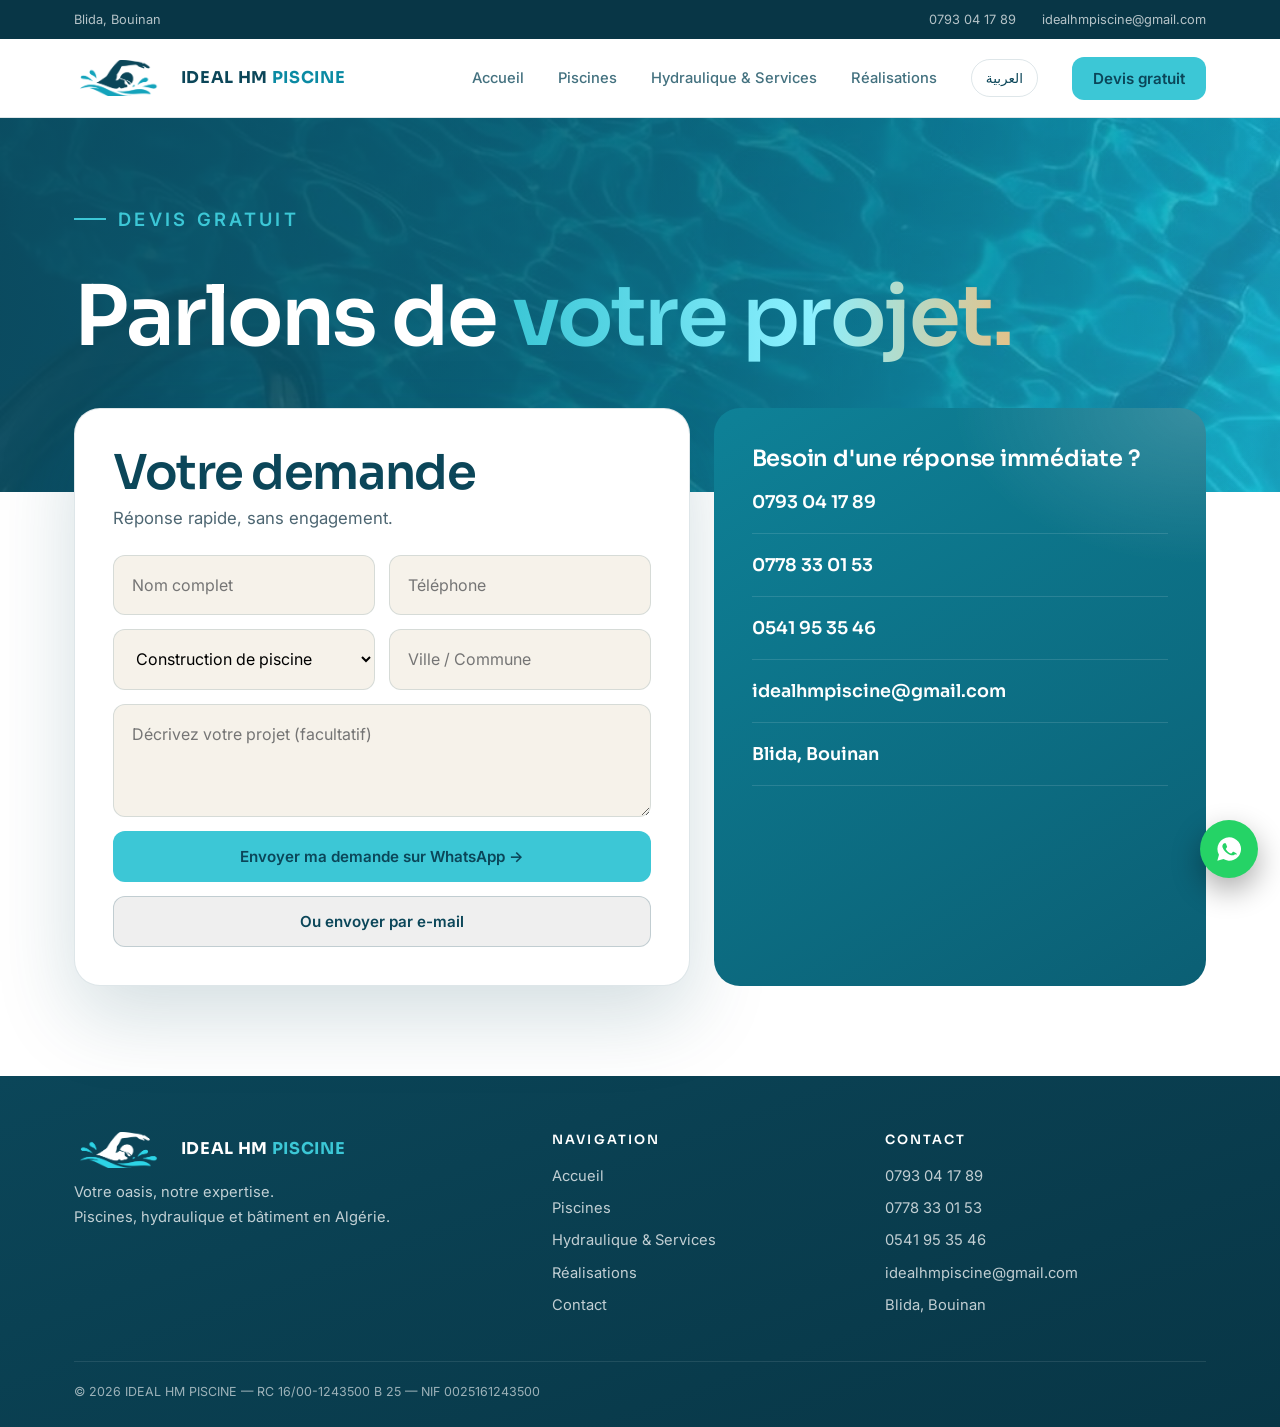
<file: contact.html>
<!doctype html><html lang="fr"><head><meta charset="utf-8"><meta name="viewport" content="width=device-width,initial-scale=1">
<title>Contact & devis gratuit | Ideal HM Piscine</title><link rel="canonical" href="https://ideal-piscine.vercel.app/contact"><link rel="alternate" hreflang="fr" href="https://ideal-piscine.vercel.app/contact"><link rel="alternate" hreflang="ar" href="https://ideal-piscine.vercel.app/ar/contact"><meta name="twitter:card" content="summary_large_image"><meta name="description" content="Contactez Ideal HM Piscine à Bouinan, Blida : devis gratuit pour piscine, hydraulique, bâtiment.">
<meta property="og:title" content="Contact & devis gratuit | Ideal HM Piscine"><meta property="og:description" content="Contactez Ideal HM Piscine à Bouinan, Blida : devis gratuit pour piscine, hydraulique, bâtiment."><meta property="og:image" content="https://ideal-piscine.vercel.app/assets/og.jpg">
<link rel="icon" href="/assets/mark-white.png"><link rel="preconnect" href="https://fonts.googleapis.com"><link rel="preconnect" href="https://fonts.gstatic.com" crossorigin>
<script>document.documentElement.className="js"</script><link href="https://fonts.googleapis.com/css2?family=Sora:wght@500;600;700&family=Inter:wght@400;500;600&display=swap" rel="stylesheet"><link rel="stylesheet" href="/assets/style.css"></head><body><svg width="0" height="0" style="position:absolute" aria-hidden="true"><symbol id="i-pool" viewBox="0 0 24 24"><path d="M3 17c2 0 2-1.5 4.5-1.5S10 17 12 17s2.500-1.500 4.500-1.500S19 17 21 17M3 21c2 0 2-1.5 4.500-1.500S10 21 12 21s2.500-1.500 4.500-1.500S19 21 21 21M8 13V5a2 2 0 0 1 4 0M14 13V5a2 2 0 0 1 4 0M8 9h6"/></symbol><symbol id="i-drop" viewBox="0 0 24 24"><path d="M12 3c3 4 6 7 6 11a6 6 0 0 1-12 0c0-4 3-7 6-11z"/></symbol><symbol id="i-build" viewBox="0 0 24 24"><path d="M4 21V8l8-5 8 5v13M9 21v-6h6v6M3 21h18"/></symbol><symbol id="i-bolt" viewBox="0 0 24 24"><path d="M13 2L4 14h7l-1 8 9-12h-7z"/></symbol><symbol id="i-snow" viewBox="0 0 24 24"><path d="M12 2v20M4.500 7l15 10M19.500 7l-15 10"/></symbol><symbol id="i-wrench" viewBox="0 0 24 24"><path d="M14.500 6.500a4 4 0 0 0-5 5L3 18l3 3 6.500-6.500a4 4 0 0 0 5-5L14.500 12 12 9.500z"/></symbol><symbol id="i-search" viewBox="0 0 24 24"><circle cx="11" cy="11" r="7"/><path d="M20 20l-4-4"/></symbol><symbol id="i-pipe" viewBox="0 0 24 24"><path d="M3 7h9a4 4 0 0 1 4 4v10M10 21h12M3 4v6"/></symbol><symbol id="i-ruler" viewBox="0 0 24 24"><path d="M3 17L17 3l4 4L7 21zM7 13l2 2M10 10l2 2M13 7l2 2"/></symbol><symbol id="i-shield" viewBox="0 0 24 24"><path d="M12 3l8 3v6c0 5-3.500 8-8 9-4.500-1-8-4-8-9V6zM8.500 12l2.500 2.500 4.500-5"/></symbol><symbol id="i-clock" viewBox="0 0 24 24"><circle cx="12" cy="12" r="9"/><path d="M12 7v5l3 2"/></symbol><symbol id="i-eye" viewBox="0 0 24 24"><path d="M2 12s4-7 10-7 10 7 10 7-4 7-10 7S2 12 2 12z"/><circle cx="12" cy="12" r="3"/></symbol><symbol id="i-hotel" viewBox="0 0 24 24"><path d="M4 21V5a1 1 0 0 1 1-1h9a1 1 0 0 1 1 1v16M15 10h4a1 1 0 0 1 1 1v10M3 21h18M8 8h3M8 12h3M8 16h3"/></symbol><symbol id="i-light" viewBox="0 0 24 24"><path d="M9 18h6M10 21h4M12 3a6 6 0 0 0-4 10.500c.7.700 1 1.500 1 2.500h6c0-1 .3-1.800 1-2.500A6 6 0 0 0 12 3z"/></symbol><symbol id="i-phone" viewBox="0 0 24 24"><path d="M5 4h4l2 5-2.500 1.500a11 11 0 0 0 5 5L15 13l5 2v4a2 2 0 0 1-2 2A16 16 0 0 1 3 6a2 2 0 0 1 2-2z"/></symbol><symbol id="i-key" viewBox="0 0 24 24"><circle cx="8" cy="15" r="4"/><path d="M11 12l9-9M16 7l3 3M14 9l2 2"/></symbol></svg><div class="top"><div class="wrap"><span>Blida, Bouinan</span><span><a href="tel:+213793041789">0793 04 17 89</a><a href="mailto:idealhmpiscine@gmail.com">idealhmpiscine@gmail.com</a></span></div></div><header><div class="wrap nav"><a href="/" class="brand"><img src="/assets/mark-color.png" alt="Ideal HM Piscine"><span class="wm">IDEAL HM <b>PISCINE</b></span></a><button class="burger" aria-label="Menu" aria-expanded="false">Menu</button><nav class="links"><a href="/">Accueil</a><a href="/piscines">Piscines</a><a href="/services">Hydraulique & Services</a><a href="/realisations">Réalisations</a><a class="lang" href="/ar/contact" hreflang="ar" lang="ar">العربية</a><a href="/contact" class="btn btn-y">Devis gratuit</a></nav></div></header><main><section class="hero xs"><div class="hbg"><i class="b2"></i></div><div class="wrap"><p class="eyebrow" style="color:var(--yellow)">Devis gratuit</p><h1>Parlons de <em>votre projet.</em></h1></div></section><section class="pull"><div class="wrap split2"><div class="formcard rv in"><h2>Votre demande</h2><p class="lead" style="margin:6px 0 22px">Réponse rapide, sans engagement.</p><form id="devis"><input name="website" tabindex="-1" autocomplete="off" aria-hidden="true" style="position:absolute;left:-9999px"><div class="row2"><input name="nom" placeholder="Nom complet" required><input name="tel" type="tel" placeholder="Téléphone" required></div><div class="row2"><select name="service"><option>Construction de piscine</option><option>Travaux hydrauliques</option><option>Recherche de fuites / dépannage</option><option>Bâtiment</option><option>Électricité</option><option>Climatisation et chauffage</option><option>Entretien</option></select><input name="ville" placeholder="Ville / Commune"></div><textarea name="msg" rows="3" placeholder="Décrivez votre projet (facultatif)"></textarea><button class="btn btn-y" type="submit" style="justify-content:center">Envoyer ma demande sur WhatsApp →</button><button class="btn btn-line" type="button" id="mailbtn" style="justify-content:center">Ou envoyer par e-mail</button></form></div><aside class="side rv in"><h3>Besoin d'une réponse immédiate ?</h3><div class="info"><a href="tel:+213793041789">0793 04 17 89</a><a href="tel:+213778330153">0778 33 01 53</a><a href="tel:+213541953546">0541 95 35 46</a><a href="mailto:idealhmpiscine@gmail.com">idealhmpiscine@gmail.com</a><a href="https://maps.google.com/?q=Bouinan+Blida">Blida, Bouinan</a></div></aside></div></section></main><footer><div class="wrap"><div class="fg"><div class="fb"><a href="/" class="brand"><img src="/assets/mark-white.png" alt=""><span class="wm">IDEAL HM <b>PISCINE</b></span></a><p>Votre oasis, notre expertise.<br>Piscines, hydraulique et bâtiment en Algérie.</p></div><nav class="fn"><h4>Navigation</h4><a href="/">Accueil</a><a href="/piscines" >Piscines</a><a href="/services" >Hydraulique & Services</a><a href="/realisations" >Réalisations</a><a href="/contact" >Contact</a></nav><div class="fc"><h4>Contact</h4><a href="tel:+213793041789">0793 04 17 89</a><a href="tel:+213778330153">0778 33 01 53</a><a href="tel:+213541953546">0541 95 35 46</a><a href="mailto:idealhmpiscine@gmail.com">idealhmpiscine@gmail.com</a><span>Blida, Bouinan</span></div></div><div class="copy">© 2026 IDEAL HM PISCINE — RC 16/00-1243500 B 25 — NIF 0025161243500</div></div></footer><a class="wa" href="https://wa.me/213793041789?text=Bonjour, je souhaite un devis." target="_blank" rel="noopener" aria-label="WhatsApp"><svg width="28" height="28" viewBox="0 0 24 24" fill="#fff"><path d="M12 2a10 10 0 0 0-8.6 15L2 22l5.2-1.4A10 10 0 1 0 12 2zm5.2 14.2c-.2.6-1.3 1.2-1.8 1.2-.5.1-1 .2-3.3-.7-2.8-1.2-4.6-4-4.7-4.2-.1-.2-1.1-1.500-1.100-2.800s.7-2 1-2.300c.2-.3.6-.3.8-.3h.6c.2 0 .5-.1.7.5l.9 2.200c.1.200.1.400 0 .600l-.4.600-.4.500c-.2.200-.3.400-.1.700.2.300.8 1.300 1.700 2.100 1.100 1 2.100 1.300 2.400 1.500.3.100.5.100.7-.1l1-1.200c.2-.3.4-.2.7-.1l2 1c.3.1.5.2.5.4.1.100.1.700-.1 1.300z"/></svg></a><div class="mbar"><a href="tel:+213793041789">Appeler</a><a class="p" href="/contact">Devis gratuit</a></div><script src="/assets/config.js"></script><script src="/assets/data.js" defer></script><script src="/assets/script.js"></script></body></html>
</file>
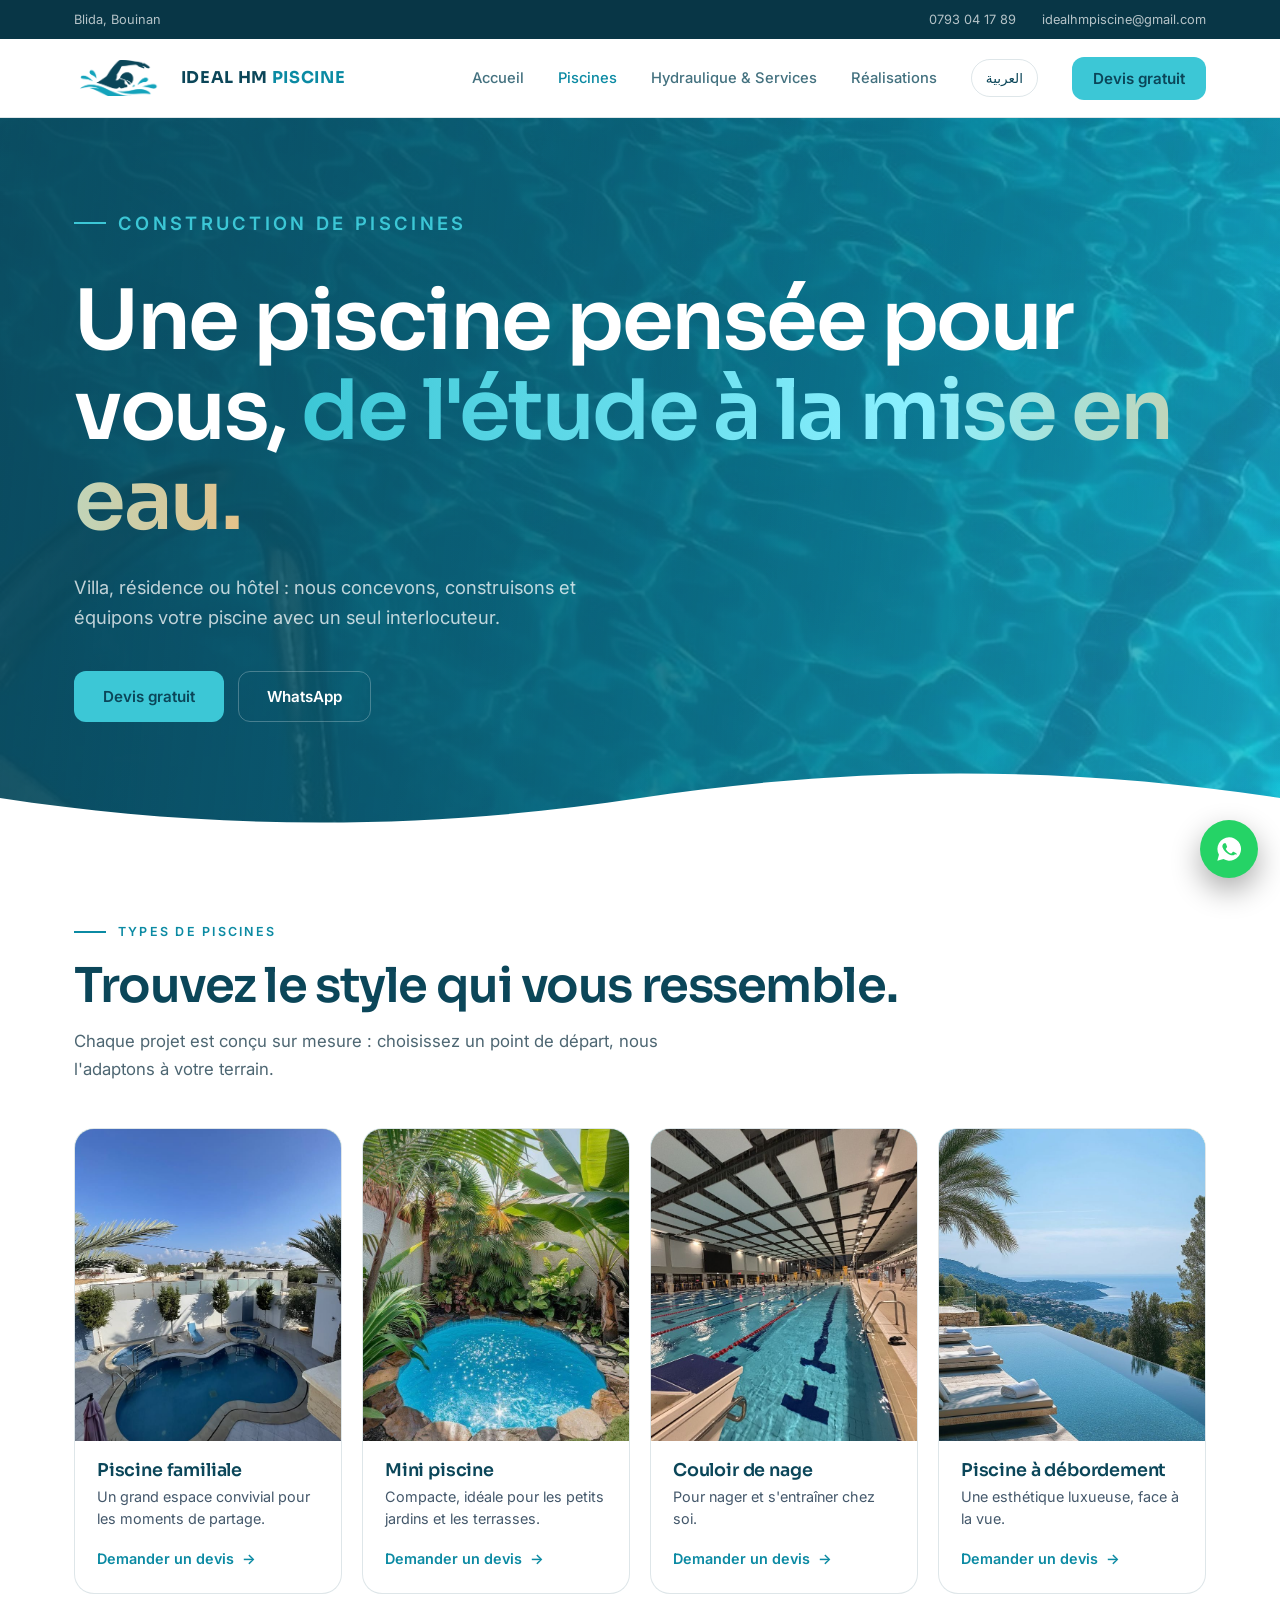
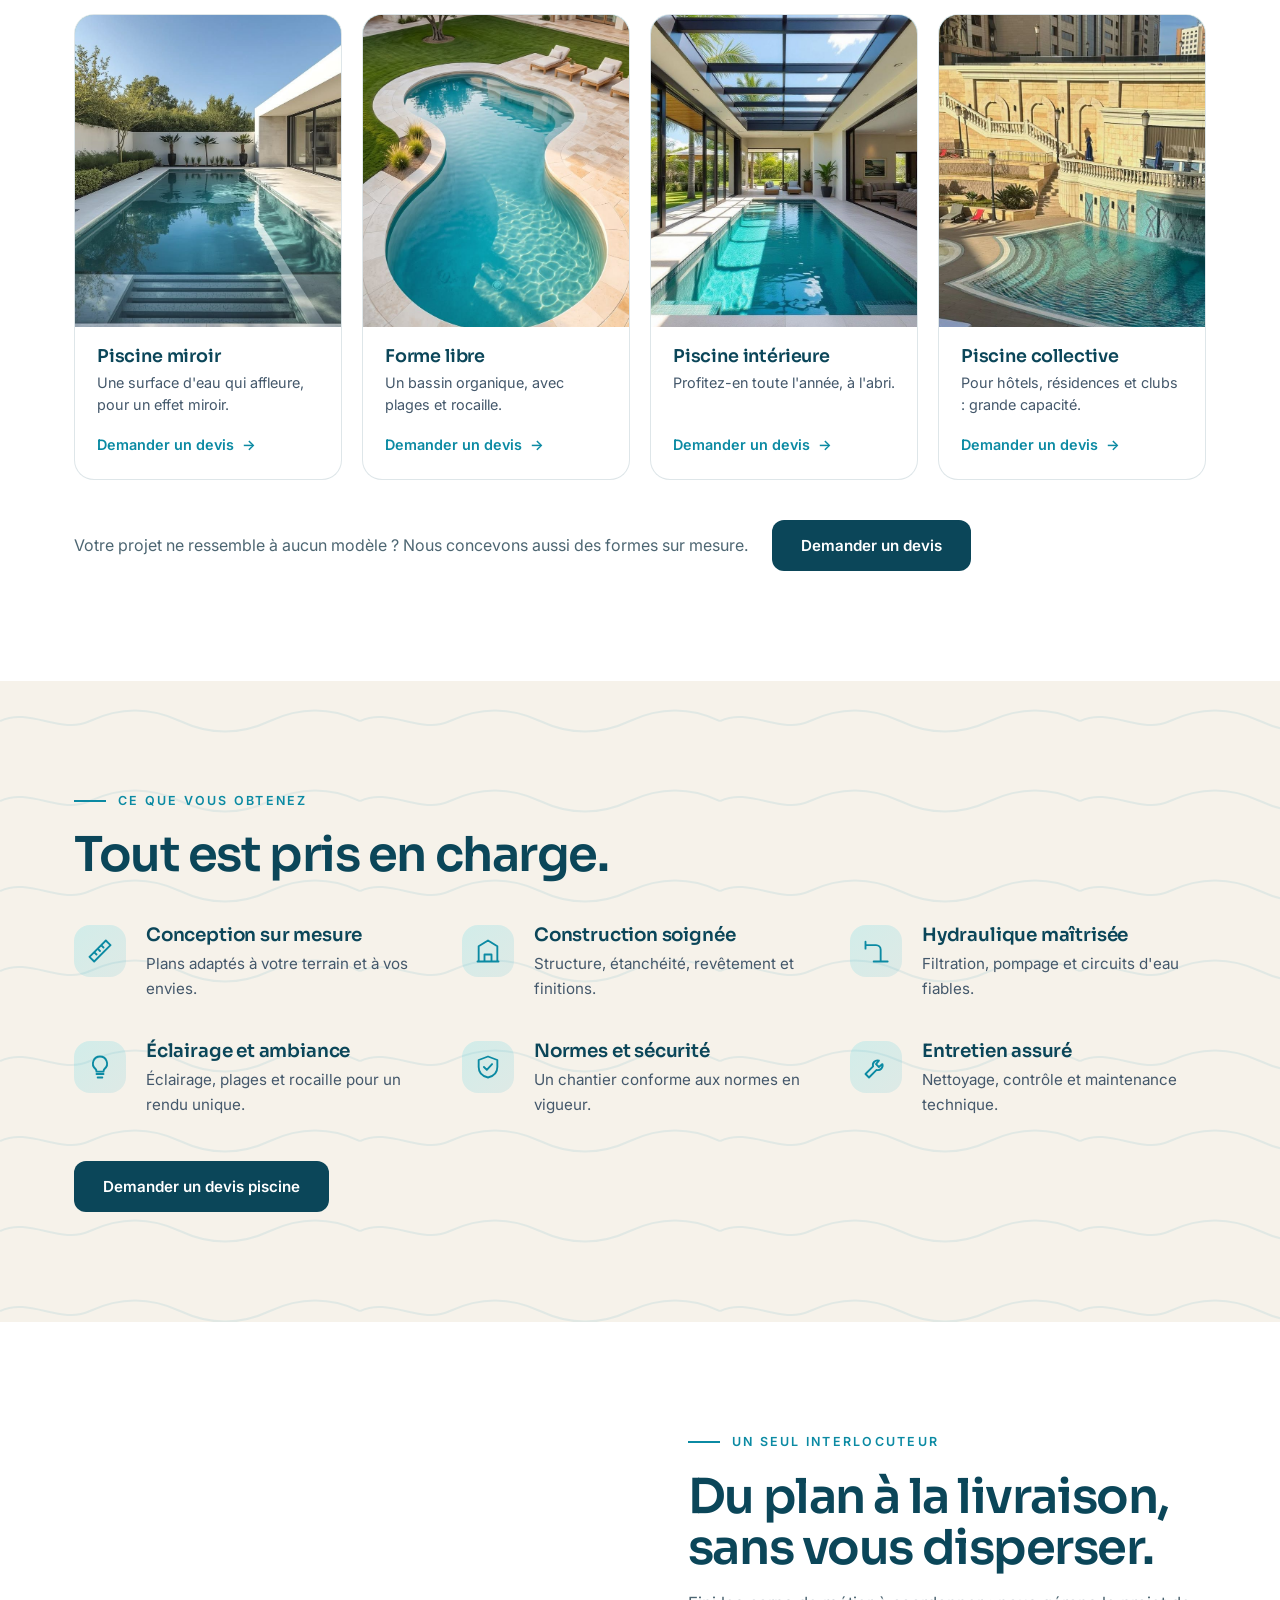
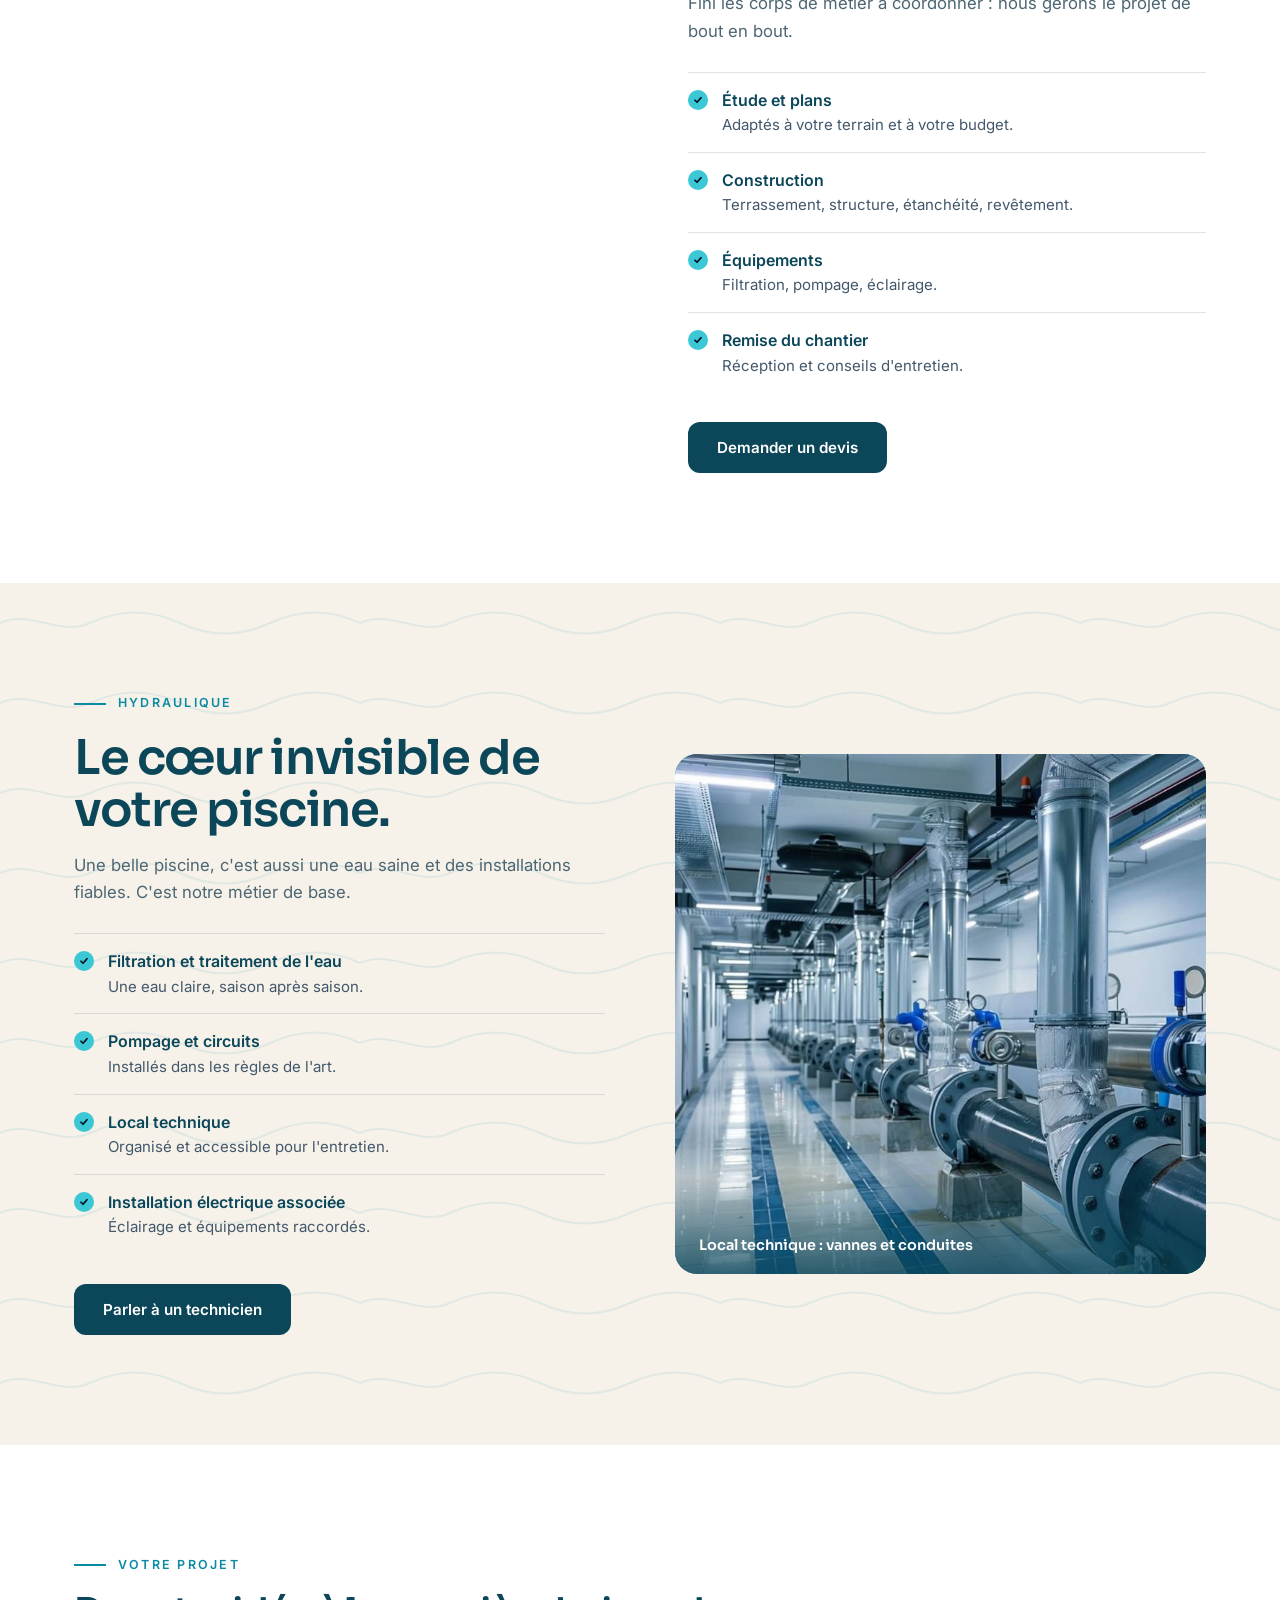
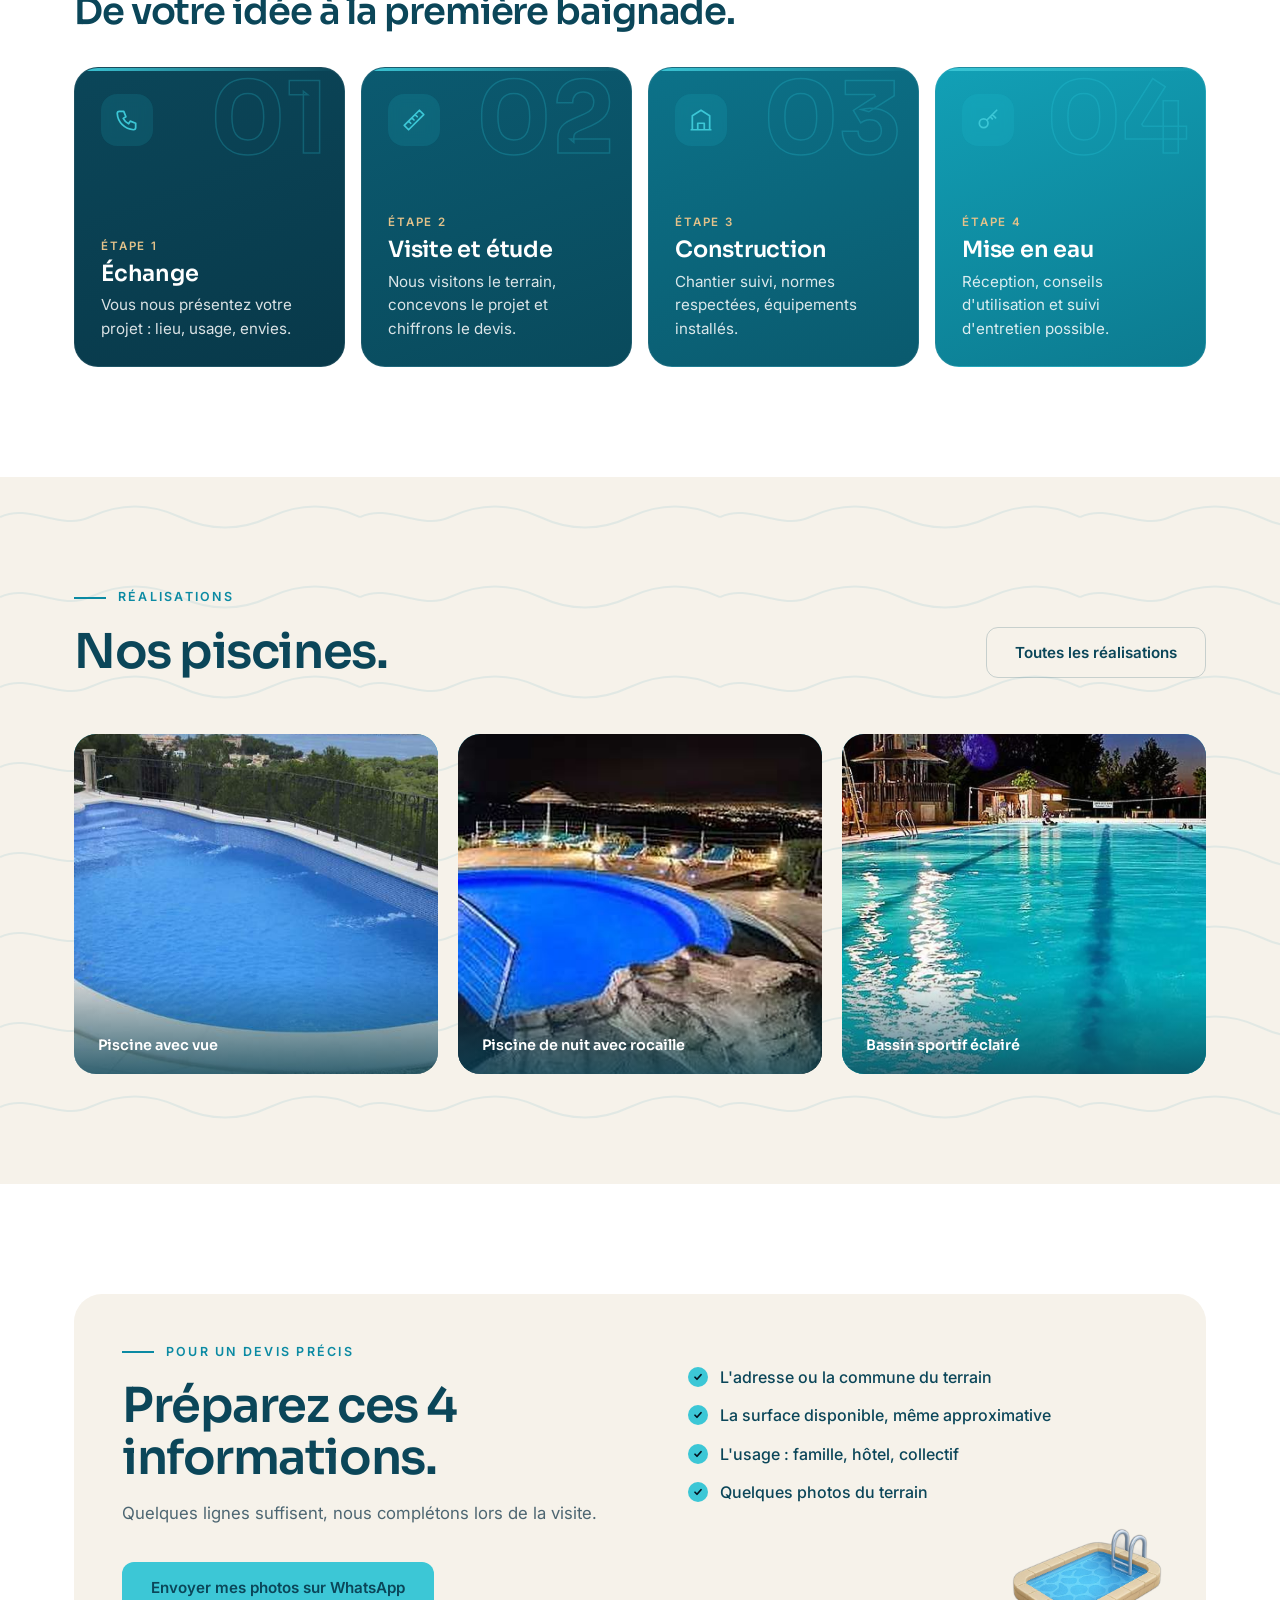
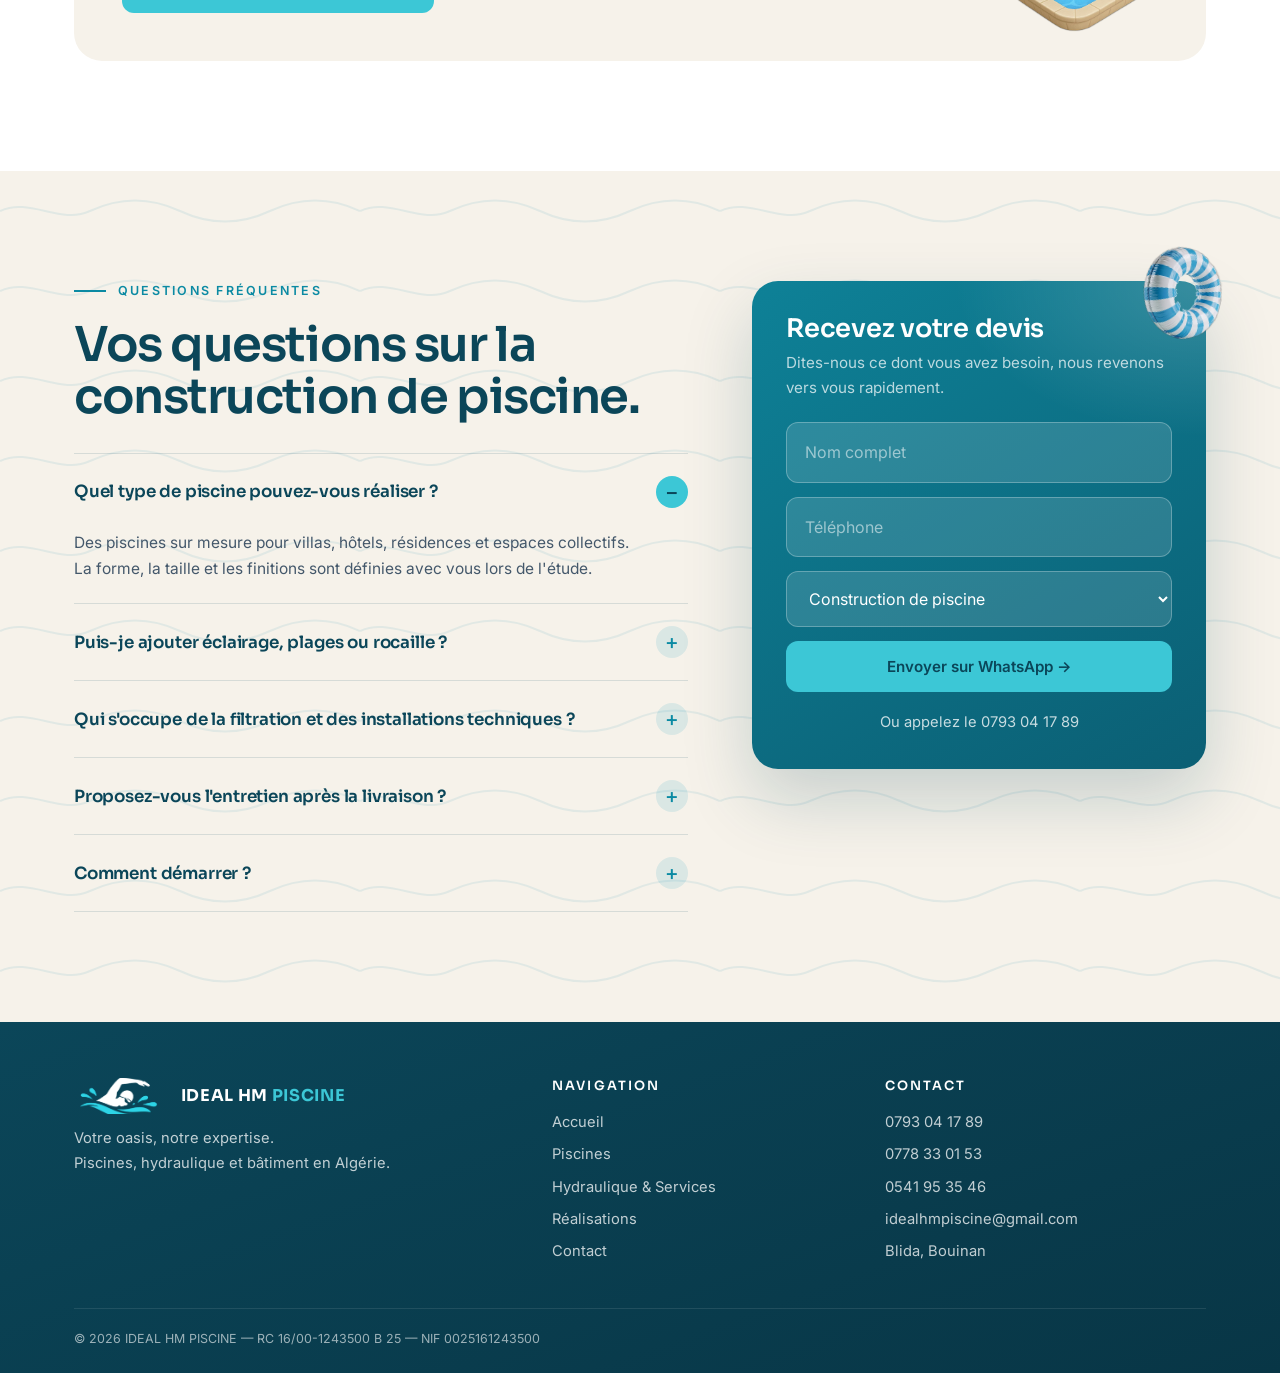
<file: piscines.html>
<!doctype html><html lang="fr"><head><meta charset="utf-8"><meta name="viewport" content="width=device-width,initial-scale=1">
<title>Construction de piscines en Algérie | Ideal HM Piscine</title><link rel="canonical" href="https://ideal-piscine.vercel.app/piscines"><link rel="alternate" hreflang="fr" href="https://ideal-piscine.vercel.app/piscines"><link rel="alternate" hreflang="ar" href="https://ideal-piscine.vercel.app/ar/piscines"><meta name="twitter:card" content="summary_large_image"><meta name="description" content="Étude, conception et construction de piscines modernes en Algérie : résidentielles, hôtelières et collectives. Ideal HM Piscine.">
<meta property="og:title" content="Construction de piscines en Algérie | Ideal HM Piscine"><meta property="og:description" content="Étude, conception et construction de piscines modernes en Algérie : résidentielles, hôtelières et collectives. Ideal HM Piscine."><meta property="og:image" content="https://ideal-piscine.vercel.app/assets/og.jpg">
<link rel="icon" href="/assets/mark-white.png"><link rel="preconnect" href="https://fonts.googleapis.com"><link rel="preconnect" href="https://fonts.gstatic.com" crossorigin>
<script>document.documentElement.className="js"</script><link href="https://fonts.googleapis.com/css2?family=Sora:wght@500;600;700&family=Inter:wght@400;500;600&display=swap" rel="stylesheet"><link rel="stylesheet" href="/assets/style.css"></head><body><svg width="0" height="0" style="position:absolute" aria-hidden="true"><symbol id="i-pool" viewBox="0 0 24 24"><path d="M3 17c2 0 2-1.5 4.5-1.5S10 17 12 17s2.500-1.500 4.500-1.500S19 17 21 17M3 21c2 0 2-1.5 4.500-1.500S10 21 12 21s2.500-1.500 4.500-1.500S19 21 21 21M8 13V5a2 2 0 0 1 4 0M14 13V5a2 2 0 0 1 4 0M8 9h6"/></symbol><symbol id="i-drop" viewBox="0 0 24 24"><path d="M12 3c3 4 6 7 6 11a6 6 0 0 1-12 0c0-4 3-7 6-11z"/></symbol><symbol id="i-build" viewBox="0 0 24 24"><path d="M4 21V8l8-5 8 5v13M9 21v-6h6v6M3 21h18"/></symbol><symbol id="i-bolt" viewBox="0 0 24 24"><path d="M13 2L4 14h7l-1 8 9-12h-7z"/></symbol><symbol id="i-snow" viewBox="0 0 24 24"><path d="M12 2v20M4.500 7l15 10M19.500 7l-15 10"/></symbol><symbol id="i-wrench" viewBox="0 0 24 24"><path d="M14.500 6.500a4 4 0 0 0-5 5L3 18l3 3 6.500-6.500a4 4 0 0 0 5-5L14.500 12 12 9.500z"/></symbol><symbol id="i-search" viewBox="0 0 24 24"><circle cx="11" cy="11" r="7"/><path d="M20 20l-4-4"/></symbol><symbol id="i-pipe" viewBox="0 0 24 24"><path d="M3 7h9a4 4 0 0 1 4 4v10M10 21h12M3 4v6"/></symbol><symbol id="i-ruler" viewBox="0 0 24 24"><path d="M3 17L17 3l4 4L7 21zM7 13l2 2M10 10l2 2M13 7l2 2"/></symbol><symbol id="i-shield" viewBox="0 0 24 24"><path d="M12 3l8 3v6c0 5-3.500 8-8 9-4.500-1-8-4-8-9V6zM8.500 12l2.500 2.500 4.500-5"/></symbol><symbol id="i-clock" viewBox="0 0 24 24"><circle cx="12" cy="12" r="9"/><path d="M12 7v5l3 2"/></symbol><symbol id="i-eye" viewBox="0 0 24 24"><path d="M2 12s4-7 10-7 10 7 10 7-4 7-10 7S2 12 2 12z"/><circle cx="12" cy="12" r="3"/></symbol><symbol id="i-hotel" viewBox="0 0 24 24"><path d="M4 21V5a1 1 0 0 1 1-1h9a1 1 0 0 1 1 1v16M15 10h4a1 1 0 0 1 1 1v10M3 21h18M8 8h3M8 12h3M8 16h3"/></symbol><symbol id="i-light" viewBox="0 0 24 24"><path d="M9 18h6M10 21h4M12 3a6 6 0 0 0-4 10.500c.7.700 1 1.500 1 2.500h6c0-1 .3-1.800 1-2.500A6 6 0 0 0 12 3z"/></symbol><symbol id="i-phone" viewBox="0 0 24 24"><path d="M5 4h4l2 5-2.500 1.500a11 11 0 0 0 5 5L15 13l5 2v4a2 2 0 0 1-2 2A16 16 0 0 1 3 6a2 2 0 0 1 2-2z"/></symbol><symbol id="i-key" viewBox="0 0 24 24"><circle cx="8" cy="15" r="4"/><path d="M11 12l9-9M16 7l3 3M14 9l2 2"/></symbol></svg><div class="top"><div class="wrap"><span>Blida, Bouinan</span><span><a href="tel:+213793041789">0793 04 17 89</a><a href="mailto:idealhmpiscine@gmail.com">idealhmpiscine@gmail.com</a></span></div></div><header><div class="wrap nav"><a href="/" class="brand"><img src="/assets/mark-color.png" alt="Ideal HM Piscine"><span class="wm">IDEAL HM <b>PISCINE</b></span></a><button class="burger" aria-label="Menu" aria-expanded="false">Menu</button><nav class="links"><a href="/">Accueil</a><a href="/piscines" class="on">Piscines</a><a href="/services">Hydraulique & Services</a><a href="/realisations">Réalisations</a><a class="lang" href="/ar/piscines" hreflang="ar" lang="ar">العربية</a><a href="/contact" class="btn btn-y">Devis gratuit</a></nav></div></header><main><section class="hero sm"><div class="hbg"><i class="b2"></i></div><div class="wrap"><p class="eyebrow" style="color:var(--aqua)">Construction de piscines</p><h1>Une piscine pensée pour vous, <em>de l'étude à la mise en eau.</em></h1><p>Villa, résidence ou hôtel : nous concevons, construisons et équipons votre piscine avec un seul interlocuteur.</p><div class="cta"><a class="btn btn-y" href="/contact?s=Construction%20de%20piscine">Devis gratuit</a><a class="btn btn-o" href="https://wa.me/213793041789?text=Bonjour, je souhaite un devis." target="_blank" rel="noopener">WhatsApp</a></div></div><svg class="wave" viewBox="0 0 1440 110" preserveAspectRatio="none"><path fill="#fff" d="M0 55c120 40 240 40 360 0s240-40 360 0 240 40 360 0 240-40 360 0V110H0z"/></svg></section><section id="types" class="tight"><svg width="0" height="0" style="position:absolute" aria-hidden="true"><defs><linearGradient id="gw" x1="0" y1="0" x2="1" y2="1"><stop offset="0" stop-color="#6fe6f2"/><stop offset="1" stop-color="#0e9fc0"/></linearGradient><linearGradient id="gm" x1="0" y1="0" x2="1" y2="1"><stop offset="0" stop-color="#2a7a9b"/><stop offset="1" stop-color="#0a2540"/></linearGradient><linearGradient id="gs" x1="0" y1="0" x2="0" y2="1"><stop offset="0" stop-color="#bdeef7"/><stop offset="1" stop-color="#1b86ab"/></linearGradient></defs><symbol id="t-familiale" viewBox="0 0 160 120"><rect width="160" height="120" fill="#e9dfca"/><path d="M0 24h160M0 48h160M0 72h160M0 96h160" stroke="#d8ccb2" stroke-width=".7"/><rect x="22" y="22" width="102" height="66" rx="18" fill="url(#gw)" stroke="#fbf7ee" stroke-width="3.5"/><rect x="26" y="66" width="28" height="19" rx="7" fill="#c9f6fa" fill-opacity=".85"/><path d="M60 44c10-6 18 6 28 0s16 6 26 0M52 58c9-5 16 5 25 0" stroke="#fff" stroke-opacity=".38" stroke-width="1.3" fill="none" stroke-linecap="round"/><rect x="134" y="28" width="14" height="28" rx="3" fill="#fff"/><rect x="136" y="30" width="10" height="9" rx="2" fill="#cfd8dc"/><rect x="134" y="64" width="14" height="28" rx="3" fill="#fff"/><rect x="136" y="66" width="10" height="9" rx="2" fill="#cfd8dc"/><circle cx="30" cy="104" r="7" fill="#3f9d5a"/><circle cx="28" cy="102" r="3.9" fill="#2d7d46"/><circle cx="112" cy="104" r="6" fill="#3f9d5a"/><circle cx="110" cy="102" r="3.3" fill="#2d7d46"/></symbol><symbol id="t-mini" viewBox="0 0 160 120"><rect width="160" height="120" fill="#e9dfca"/><path d="M0 24h160M0 48h160M0 72h160M0 96h160" stroke="#d8ccb2" stroke-width=".7"/><rect x="50" y="34" width="62" height="46" rx="11" fill="url(#gw)" stroke="#fbf7ee" stroke-width="3.5"/><path d="M62 52c7-5 13 5 20 0s12 5 18 0" stroke="#fff" stroke-opacity=".38" stroke-width="1.3" fill="none" stroke-linecap="round"/><rect x="122" y="40" width="14" height="28" rx="3" fill="#fff"/><rect x="124" y="42" width="10" height="9" rx="2" fill="#cfd8dc"/><circle cx="30" cy="30" r="9" fill="#3f9d5a"/><circle cx="28" cy="28" r="5.0" fill="#2d7d46"/><circle cx="134" cy="100" r="8" fill="#3f9d5a"/><circle cx="132" cy="98" r="4.4" fill="#2d7d46"/><circle cx="24" cy="92" r="6" fill="#3f9d5a"/><circle cx="22" cy="90" r="3.3" fill="#2d7d46"/></symbol><symbol id="t-couloir-de-nage" viewBox="0 0 160 120"><rect width="160" height="120" fill="#e9dfca"/><path d="M0 24h160M0 48h160M0 72h160M0 96h160" stroke="#d8ccb2" stroke-width=".7"/><rect x="10" y="34" width="140" height="52" rx="5" fill="url(#gw)" stroke="#fbf7ee" stroke-width="3.5"/><path d="M10 51.3h140M10 68.7h140" stroke="#0a2540" stroke-opacity=".4" stroke-width="1.5" stroke-dasharray="6 5"/><path d="M18 34v52M142 34v52" stroke="#0a2540" stroke-opacity=".3" stroke-width="1.2"/><path d="M40 44c8-4 14 4 22 0s14 4 22 0" stroke="#fff" stroke-opacity=".38" stroke-width="1.3" fill="none" stroke-linecap="round"/><circle cx="20" cy="102" r="7" fill="#3f9d5a"/><circle cx="18" cy="100" r="3.9" fill="#2d7d46"/><circle cx="140" cy="104" r="6" fill="#3f9d5a"/><circle cx="138" cy="102" r="3.3" fill="#2d7d46"/></symbol><symbol id="t-debordement" viewBox="0 0 160 120"><rect width="160" height="120" fill="url(#gs)"/><circle cx="130" cy="24" r="9" fill="#fff" fill-opacity=".75"/><path d="M0 58h160" stroke="#fff" stroke-opacity=".5" stroke-width="1"/><path d="M0 58V120H160V58z" fill="#e9dfca" opacity="0"/><rect y="64" width="160" height="56" fill="#e9dfca"/><path d="M14 64h132v36a10 10 0 0 1-10 10H24a10 10 0 0 1-10-10z" fill="url(#gw)" stroke="#fbf7ee" stroke-width="3.5"/><path d="M14 64h132" stroke="#fff" stroke-width="2.5"/><path d="M30 80c10-5 18 5 28 0s18 5 28 0s16 5 24 0" stroke="#fff" stroke-opacity=".38" stroke-width="1.3" fill="none" stroke-linecap="round"/></symbol><symbol id="t-miroir" viewBox="0 0 160 120"><rect width="160" height="120" fill="#e9dfca"/><path d="M0 24h160M0 48h160M0 72h160M0 96h160" stroke="#d8ccb2" stroke-width=".7"/><rect x="14" y="30" width="132" height="52" rx="3" fill="url(#gm)" stroke="#fbf7ee" stroke-width="3"/><path d="M28 44h54M52 54h72M36 66h46M96 70h32" stroke="#fff" stroke-opacity=".4" stroke-width="1.5" stroke-linecap="round"/><circle cx="24" cy="100" r="8" fill="#3f9d5a"/><circle cx="22" cy="98" r="4.4" fill="#2d7d46"/><circle cx="136" cy="98" r="7" fill="#3f9d5a"/><circle cx="134" cy="96" r="3.9" fill="#2d7d46"/><rect x="112" y="92" width="14" height="16" rx="3" fill="#fff"/><rect x="114" y="94" width="10" height="9" rx="2" fill="#cfd8dc"/></symbol><symbol id="t-forme-libre" viewBox="0 0 160 120"><rect width="160" height="120" fill="#e9dfca"/><path d="M0 24h160M0 48h160M0 72h160M0 96h160" stroke="#d8ccb2" stroke-width=".7"/><path d="M26 58c-8-22 14-38 38-33s30-12 52-4 28 26 8 42-38 8-54 16-34-2-44-21z" fill="url(#gw)" stroke="#fbf7ee" stroke-width="3.5"/><circle cx="30" cy="70" r="6" fill="#9aa5ad"/><circle cx="29" cy="69" r="3.3" fill="#b8c2c9"/><circle cx="40" cy="86" r="5" fill="#9aa5ad"/><circle cx="39" cy="85" r="2.8" fill="#b8c2c9"/><circle cx="62" cy="94" r="6" fill="#9aa5ad"/><circle cx="61" cy="93" r="3.3" fill="#b8c2c9"/><circle cx="86" cy="100" r="5" fill="#9aa5ad"/><circle cx="85" cy="99" r="2.8" fill="#b8c2c9"/><circle cx="112" cy="84" r="6" fill="#9aa5ad"/><circle cx="111" cy="83" r="3.3" fill="#b8c2c9"/><circle cx="132" cy="64" r="5" fill="#9aa5ad"/><circle cx="131" cy="63" r="2.8" fill="#b8c2c9"/><circle cx="126" cy="36" r="6" fill="#9aa5ad"/><circle cx="125" cy="35" r="3.3" fill="#b8c2c9"/><circle cx="98" cy="24" r="5" fill="#9aa5ad"/><circle cx="97" cy="23" r="2.8" fill="#b8c2c9"/><path d="M56 48c8-5 15 4 24 0s14 5 22 0M48 66c8-4 14 4 22 0" stroke="#fff" stroke-opacity=".38" stroke-width="1.3" fill="none" stroke-linecap="round"/><circle cx="18" cy="28" r="9" fill="#3f9d5a"/><circle cx="16" cy="26" r="5.0" fill="#2d7d46"/><circle cx="142" cy="100" r="8" fill="#3f9d5a"/><circle cx="140" cy="98" r="4.4" fill="#2d7d46"/></symbol><symbol id="t-interieure" viewBox="0 0 160 120"><rect width="160" height="120" fill="#f1efe8"/><rect x="0" y="0" width="160" height="30" fill="#cfeff6"/><path d="M40 0v30M80 0v30M120 0v30M0 30h160" stroke="#fff" stroke-width="2.5"/><path d="M0 50h160M0 70h160M0 90h160M0 110h160M32 30v90M64 30v90M96 30v90M128 30v90" stroke="#e0dccf" stroke-width=".7"/><rect x="24" y="44" width="112" height="60" rx="9" fill="url(#gw)" stroke="#fbf7ee" stroke-width="3.5"/><path d="M44 62c9-5 16 5 25 0s16 5 25 0" stroke="#fff" stroke-opacity=".38" stroke-width="1.3" fill="none" stroke-linecap="round"/><circle cx="12" cy="106" r="6" fill="#3f9d5a"/><circle cx="10" cy="104" r="3.3" fill="#2d7d46"/></symbol><symbol id="t-collective" viewBox="0 0 160 120"><rect width="160" height="120" fill="#e9dfca"/><path d="M0 24h160M0 48h160M0 72h160M0 96h160" stroke="#d8ccb2" stroke-width=".7"/><rect x="8" y="22" width="100" height="78" rx="9" fill="url(#gw)" stroke="#fbf7ee" stroke-width="3.5"/><path d="M8 48h100M8 74h100" stroke="#0a2540" stroke-opacity=".35" stroke-width="1.4" stroke-dasharray="6 5"/><rect x="116" y="22" width="36" height="40" rx="8" fill="url(#gw)" stroke="#fbf7ee" stroke-width="3.5"/><path d="M24 38c8-4 14 4 22 0s14 4 22 0" stroke="#fff" stroke-opacity=".38" stroke-width="1.3" fill="none" stroke-linecap="round"/><circle cx="134" cy="90" r="11" fill="#fff"/><circle cx="134" cy="90" r="6" fill="#f2c879"/><circle cx="114" cy="106" r="7" fill="#fff"/><circle cx="114" cy="106" r="4" fill="#f2c879"/></symbol></svg><div class="wrap"><p class="eyebrow">Types de piscines</p><h2>Trouvez le style qui vous ressemble.</h2><p class="lead">Chaque projet est conçu sur mesure : choisissez un point de départ, nous l'adaptons à votre terrain.</p><div class="types"><a class="tp rv" href="/contact?s=Piscine%20familiale"><div class="tpi"><svg class="pl" viewBox="0 0 160 120" preserveAspectRatio="xMidYMid slice"><use href="#t-familiale"/></svg><img src="/assets/type-familiale.jpg" alt="Piscine familiale" loading="lazy" onerror="this.remove()"></div><div class="tpb"><h3>Piscine familiale</h3><p>Un grand espace convivial pour les moments de partage.</p><span class="more">Demander un devis <i>→</i></span></div></a><a class="tp rv" href="/contact?s=Mini%20piscine"><div class="tpi"><svg class="pl" viewBox="0 0 160 120" preserveAspectRatio="xMidYMid slice"><use href="#t-mini"/></svg><img src="/assets/type-mini.jpg" alt="Mini piscine" loading="lazy" onerror="this.remove()"></div><div class="tpb"><h3>Mini piscine</h3><p>Compacte, idéale pour les petits jardins et les terrasses.</p><span class="more">Demander un devis <i>→</i></span></div></a><a class="tp rv" href="/contact?s=Couloir%20de%20nage"><div class="tpi"><svg class="pl" viewBox="0 0 160 120" preserveAspectRatio="xMidYMid slice"><use href="#t-couloir-de-nage"/></svg><img src="/assets/type-couloir-de-nage.jpg" alt="Couloir de nage" loading="lazy" onerror="this.remove()"></div><div class="tpb"><h3>Couloir de nage</h3><p>Pour nager et s'entraîner chez soi.</p><span class="more">Demander un devis <i>→</i></span></div></a><a class="tp rv" href="/contact?s=Piscine%20%C3%A0%20d%C3%A9bordement"><div class="tpi"><svg class="pl" viewBox="0 0 160 120" preserveAspectRatio="xMidYMid slice"><use href="#t-debordement"/></svg><img src="/assets/type-debordement.jpg" alt="Piscine à débordement" loading="lazy" onerror="this.remove()"></div><div class="tpb"><h3>Piscine à débordement</h3><p>Une esthétique luxueuse, face à la vue.</p><span class="more">Demander un devis <i>→</i></span></div></a><a class="tp rv" href="/contact?s=Piscine%20miroir"><div class="tpi"><svg class="pl" viewBox="0 0 160 120" preserveAspectRatio="xMidYMid slice"><use href="#t-miroir"/></svg><img src="/assets/type-miroir.jpg" alt="Piscine miroir" loading="lazy" onerror="this.remove()"></div><div class="tpb"><h3>Piscine miroir</h3><p>Une surface d'eau qui affleure, pour un effet miroir.</p><span class="more">Demander un devis <i>→</i></span></div></a><a class="tp rv" href="/contact?s=Forme%20libre"><div class="tpi"><svg class="pl" viewBox="0 0 160 120" preserveAspectRatio="xMidYMid slice"><use href="#t-forme-libre"/></svg><img src="/assets/type-forme-libre.jpg" alt="Forme libre" loading="lazy" onerror="this.remove()"></div><div class="tpb"><h3>Forme libre</h3><p>Un bassin organique, avec plages et rocaille.</p><span class="more">Demander un devis <i>→</i></span></div></a><a class="tp rv" href="/contact?s=Piscine%20int%C3%A9rieure"><div class="tpi"><svg class="pl" viewBox="0 0 160 120" preserveAspectRatio="xMidYMid slice"><use href="#t-interieure"/></svg><img src="/assets/type-interieure.jpg" alt="Piscine intérieure" loading="lazy" onerror="this.remove()"></div><div class="tpb"><h3>Piscine intérieure</h3><p>Profitez-en toute l'année, à l'abri.</p><span class="more">Demander un devis <i>→</i></span></div></a><a class="tp rv" href="/contact?s=Piscine%20collective"><div class="tpi"><svg class="pl" viewBox="0 0 160 120" preserveAspectRatio="xMidYMid slice"><use href="#t-collective"/></svg><img src="/assets/type-collective.jpg" alt="Piscine collective" loading="lazy" onerror="this.remove()"></div><div class="tpb"><h3>Piscine collective</h3><p>Pour hôtels, résidences et clubs : grande capacité.</p><span class="more">Demander un devis <i>→</i></span></div></a></div><div class="tfoot"><p class="tnote">Votre projet ne ressemble à aucun modèle ? Nous concevons aussi des formes sur mesure.</p><a class="btn btn-b" href="/contact">Demander un devis</a></div></div></section><section class="alt"><div class="wrap"><p class="eyebrow">Ce que vous obtenez</p><h2>Tout est pris en charge.</h2><div class="trio six"><div class="why"><span class="ic"><svg><use href="#i-ruler"/></svg></span><div><h3>Conception sur mesure</h3><p>Plans adaptés à votre terrain et à vos envies.</p></div></div><div class="why"><span class="ic"><svg><use href="#i-build"/></svg></span><div><h3>Construction soignée</h3><p>Structure, étanchéité, revêtement et finitions.</p></div></div><div class="why"><span class="ic"><svg><use href="#i-pipe"/></svg></span><div><h3>Hydraulique maîtrisée</h3><p>Filtration, pompage et circuits d'eau fiables.</p></div></div><div class="why"><span class="ic"><svg><use href="#i-light"/></svg></span><div><h3>Éclairage et ambiance</h3><p>Éclairage, plages et rocaille pour un rendu unique.</p></div></div><div class="why"><span class="ic"><svg><use href="#i-shield"/></svg></span><div><h3>Normes et sécurité</h3><p>Un chantier conforme aux normes en vigueur.</p></div></div><div class="why"><span class="ic"><svg><use href="#i-wrench"/></svg></span><div><h3>Entretien assuré</h3><p>Nettoyage, contrôle et maintenance technique.</p></div></div></div><div class="cta" style="margin-top:44px"><a class="btn btn-b" href="/contact?s=Construction%20de%20piscine">Demander un devis piscine</a></div></div></section><section><div class="wrap split"><div class="collage rv"><img class="c1" src="/assets/work-1.jpg" alt="Piscine réalisée" loading="lazy" onerror="this.remove()"><img class="c2" src="/assets/work-2.jpg" alt="Piscine de nuit" loading="lazy" onerror="this.remove()"></div><div class="rv"><p class="eyebrow">Un seul interlocuteur</p><h2>Du plan à la livraison, sans vous disperser.</h2><p class="lead">Fini les corps de métier à coordonner : nous gérons le projet de bout en bout.</p><ul class="check"><li><b>Étude et plans</b><span>Adaptés à votre terrain et à votre budget.</span></li><li><b>Construction</b><span>Terrassement, structure, étanchéité, revêtement.</span></li><li><b>Équipements</b><span>Filtration, pompage, éclairage.</span></li><li><b>Remise du chantier</b><span>Réception et conseils d'entretien.</span></li></ul><a class="btn btn-b" href="/contact?s=Construction%20de%20piscine">Demander un devis</a></div></div></section><section class="alt"><div class="wrap split rev"><div class="rv"><p class="eyebrow">Hydraulique</p><h2>Le cœur invisible de votre piscine.</h2><p class="lead">Une belle piscine, c'est aussi une eau saine et des installations fiables. C'est notre métier de base.</p><ul class="check"><li><b>Filtration et traitement de l'eau</b><span>Une eau claire, saison après saison.</span></li><li><b>Pompage et circuits</b><span>Installés dans les règles de l'art.</span></li><li><b>Local technique</b><span>Organisé et accessible pour l'entretien.</span></li><li><b>Installation électrique associée</b><span>Éclairage et équipements raccordés.</span></li></ul><a class="btn btn-b" href="/contact?s=Travaux%20hydrauliques">Parler à un technicien</a></div><div class="ph rv tall" data-t=""><img src="/assets/work-4.jpg" alt="Local technique : vannes et conduites" loading="lazy" onerror="this.remove()"><span>Local technique : vannes et conduites</span></div></div></section><section><div class="wrap"><div class="flow rv" style="border:0;margin:0;padding:0"><p class="eyebrow">Votre projet</p><h2>De votre idée à la première baignade.</h2><p class="hint">Glissez pour découvrir les étapes</p><div class="sw"><div class="sc" data-n="01"><span class="si"><svg><use href="#i-phone"/></svg></span><div><small>Étape 1</small><h3>Échange</h3><p>Vous nous présentez votre projet : lieu, usage, envies.</p></div></div><div class="sc" data-n="02"><span class="si"><svg><use href="#i-ruler"/></svg></span><div><small>Étape 2</small><h3>Visite et étude</h3><p>Nous visitons le terrain, concevons le projet et chiffrons le devis.</p></div></div><div class="sc" data-n="03"><span class="si"><svg><use href="#i-build"/></svg></span><div><small>Étape 3</small><h3>Construction</h3><p>Chantier suivi, normes respectées, équipements installés.</p></div></div><div class="sc" data-n="04"><span class="si"><svg><use href="#i-key"/></svg></span><div><small>Étape 4</small><h3>Mise en eau</h3><p>Réception, conseils d'utilisation et suivi d'entretien possible.</p></div></div><a class="sc cta" href="/contact"><span class="si"><svg><use href="#i-pool"/></svg></span><div><h3>Prêt à démarrer ?</h3><p>Demandez votre devis, nous revenons vers vous rapidement.</p></div><span class="btn btn-b">Demander un devis →</span></a></div><div class="prog"><i></i><i></i><i></i><i></i><i></i></div></div></div></section><section class="alt"><div class="wrap"><div class="head2"><div><p class="eyebrow">Réalisations</p><h2>Nos piscines.</h2></div><a class="btn btn-line" href="/realisations">Toutes les réalisations</a></div><div class="gal u"><div class="ph rv " data-t=""><img src="/assets/work-1.jpg" alt="Piscine avec vue" loading="lazy" onerror="this.remove()"><span>Piscine avec vue</span></div><div class="ph rv " data-t=""><img src="/assets/work-2.jpg" alt="Piscine de nuit avec rocaille" loading="lazy" onerror="this.remove()"><span>Piscine de nuit avec rocaille</span></div><div class="ph rv " data-t=""><img src="/assets/work-3.jpg" alt="Bassin sportif éclairé" loading="lazy" onerror="this.remove()"><span>Bassin sportif éclairé</span></div></div></div></section><section><div class="wrap"><div class="panel rv"><div><p class="eyebrow">Pour un devis précis</p><h2>Préparez ces 4 informations.</h2><p class="lead">Quelques lignes suffisent, nous complétons lors de la visite.</p></div><ul class="mini"><li>L'adresse ou la commune du terrain</li><li>La surface disponible, même approximative</li><li>L'usage : famille, hôtel, collectif</li><li>Quelques photos du terrain</li></ul><a class="btn btn-y" style="grid-column:1/-1;justify-self:start" href="https://wa.me/213793041789?text=Bonjour, voici mon projet de piscine." target="_blank" rel="noopener">Envoyer mes photos sur WhatsApp</a></div></div></section><section class="alt"><div class="wrap"><div class="faqgrid"><div class="rv"><p class="eyebrow">Questions fréquentes</p><h2>Vos questions sur la construction de piscine.</h2><div class="faq"><details open><summary>Quel type de piscine pouvez-vous réaliser ?</summary><p>Des piscines sur mesure pour villas, hôtels, résidences et espaces collectifs. La forme, la taille et les finitions sont définies avec vous lors de l'étude.</p></details><details><summary>Puis-je ajouter éclairage, plages ou rocaille ?</summary><p>Oui, l'éclairage, les plages et les aménagements extérieurs peuvent faire partie du projet.</p></details><details><summary>Qui s'occupe de la filtration et des installations techniques ?</summary><p>Nous, c'est notre cœur de métier : hydraulique, pompage, circuits d'eau et installation électrique associée.</p></details><details><summary>Proposez-vous l'entretien après la livraison ?</summary><p>Oui, nous assurons le nettoyage, le contrôle et la maintenance technique des installations.</p></details><details><summary>Comment démarrer ?</summary><p>Contactez-nous avec le lieu et vos envies. Nous organisons une visite, puis un devis détaillé.</p></details></div></div><div class="qf rv"><h3>Recevez votre devis</h3><p>Dites-nous ce dont vous avez besoin, nous revenons vers vous rapidement.</p><form id="devis"><input name="website" tabindex="-1" autocomplete="off" aria-hidden="true" style="position:absolute;left:-9999px"><input name="nom" placeholder="Nom complet" required autocomplete="name"><input name="tel" type="tel" placeholder="Téléphone" required autocomplete="tel"><select name="service" aria-label="Service"><option selected>Construction de piscine</option><option>Travaux hydrauliques</option><option>Recherche de fuites / dépannage</option><option>Bâtiment</option><option>Électricité</option><option>Climatisation et chauffage</option><option>Entretien</option></select><button class="btn btn-y" type="submit" style="justify-content:center">Envoyer sur WhatsApp →</button></form><a class="qcall" href="tel:+213793041789">Ou appelez le 0793 04 17 89</a></div></div></div><script type="application/ld+json">{"@context": "https://schema.org", "@type": "FAQPage", "mainEntity": [{"@type": "Question", "name": "Quel type de piscine pouvez-vous réaliser ?", "acceptedAnswer": {"@type": "Answer", "text": "Des piscines sur mesure pour villas, hôtels, résidences et espaces collectifs. La forme, la taille et les finitions sont définies avec vous lors de l'étude."}}, {"@type": "Question", "name": "Puis-je ajouter éclairage, plages ou rocaille ?", "acceptedAnswer": {"@type": "Answer", "text": "Oui, l'éclairage, les plages et les aménagements extérieurs peuvent faire partie du projet."}}, {"@type": "Question", "name": "Qui s'occupe de la filtration et des installations techniques ?", "acceptedAnswer": {"@type": "Answer", "text": "Nous, c'est notre cœur de métier : hydraulique, pompage, circuits d'eau et installation électrique associée."}}, {"@type": "Question", "name": "Proposez-vous l'entretien après la livraison ?", "acceptedAnswer": {"@type": "Answer", "text": "Oui, nous assurons le nettoyage, le contrôle et la maintenance technique des installations."}}, {"@type": "Question", "name": "Comment démarrer ?", "acceptedAnswer": {"@type": "Answer", "text": "Contactez-nous avec le lieu et vos envies. Nous organisons une visite, puis un devis détaillé."}}]}</script></section></main><footer><div class="wrap"><div class="fg"><div class="fb"><a href="/" class="brand"><img src="/assets/mark-white.png" alt=""><span class="wm">IDEAL HM <b>PISCINE</b></span></a><p>Votre oasis, notre expertise.<br>Piscines, hydraulique et bâtiment en Algérie.</p></div><nav class="fn"><h4>Navigation</h4><a href="/">Accueil</a><a href="/piscines" >Piscines</a><a href="/services" >Hydraulique & Services</a><a href="/realisations" >Réalisations</a><a href="/contact" >Contact</a></nav><div class="fc"><h4>Contact</h4><a href="tel:+213793041789">0793 04 17 89</a><a href="tel:+213778330153">0778 33 01 53</a><a href="tel:+213541953546">0541 95 35 46</a><a href="mailto:idealhmpiscine@gmail.com">idealhmpiscine@gmail.com</a><span>Blida, Bouinan</span></div></div><div class="copy">© 2026 IDEAL HM PISCINE — RC 16/00-1243500 B 25 — NIF 0025161243500</div></div></footer><a class="wa" href="https://wa.me/213793041789?text=Bonjour, je souhaite un devis." target="_blank" rel="noopener" aria-label="WhatsApp"><svg width="28" height="28" viewBox="0 0 24 24" fill="#fff"><path d="M12 2a10 10 0 0 0-8.6 15L2 22l5.2-1.4A10 10 0 1 0 12 2zm5.2 14.2c-.2.6-1.3 1.2-1.8 1.2-.5.1-1 .2-3.3-.7-2.8-1.2-4.6-4-4.7-4.2-.1-.2-1.1-1.500-1.100-2.800s.7-2 1-2.300c.2-.3.6-.3.8-.3h.6c.2 0 .5-.1.7.5l.9 2.200c.1.200.1.400 0 .600l-.4.600-.4.500c-.2.200-.3.400-.1.700.2.300.8 1.300 1.700 2.100 1.100 1 2.100 1.300 2.400 1.500.3.100.5.100.7-.1l1-1.200c.2-.3.4-.2.7-.1l2 1c.3.1.5.2.5.4.1.100.1.700-.1 1.300z"/></svg></a><div class="mbar"><a href="tel:+213793041789">Appeler</a><a class="p" href="/contact">Devis gratuit</a></div><script src="/assets/config.js"></script><script src="/assets/data.js" defer></script><script src="/assets/script.js"></script></body></html>
</file>
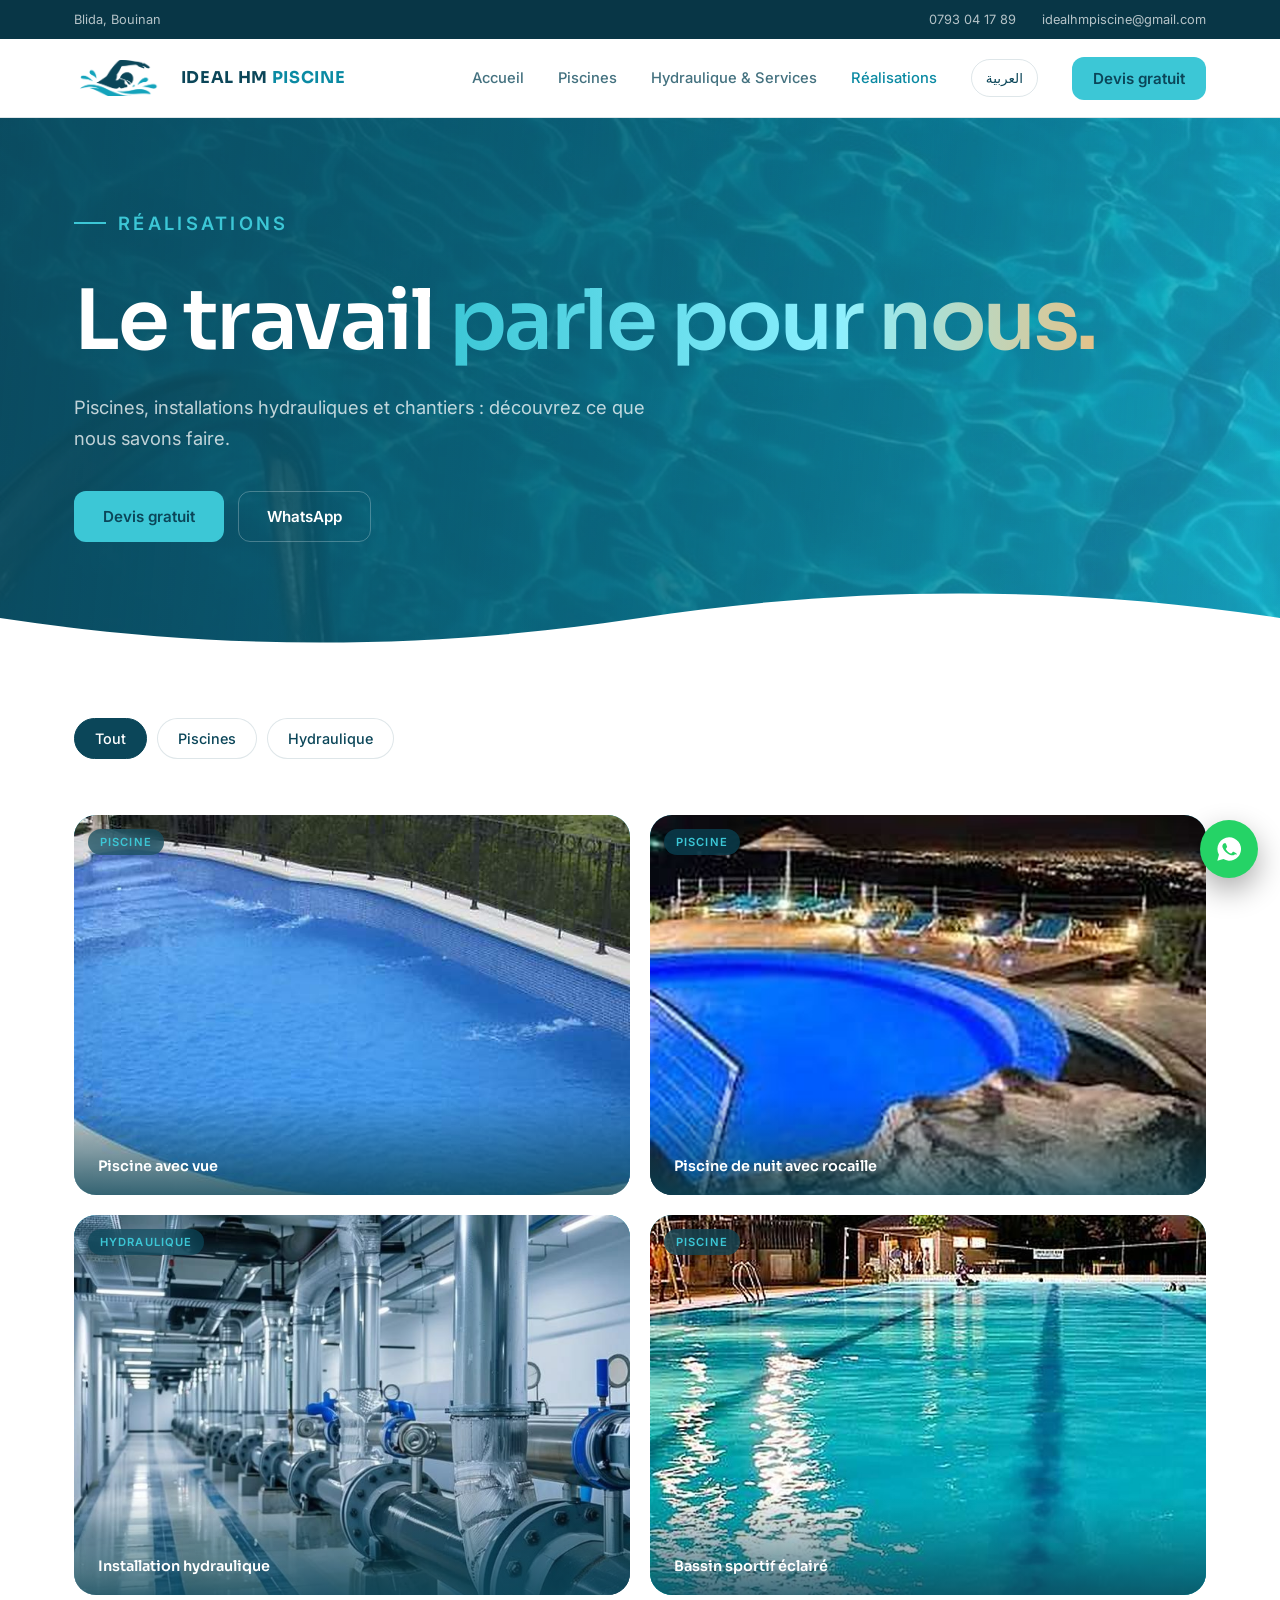
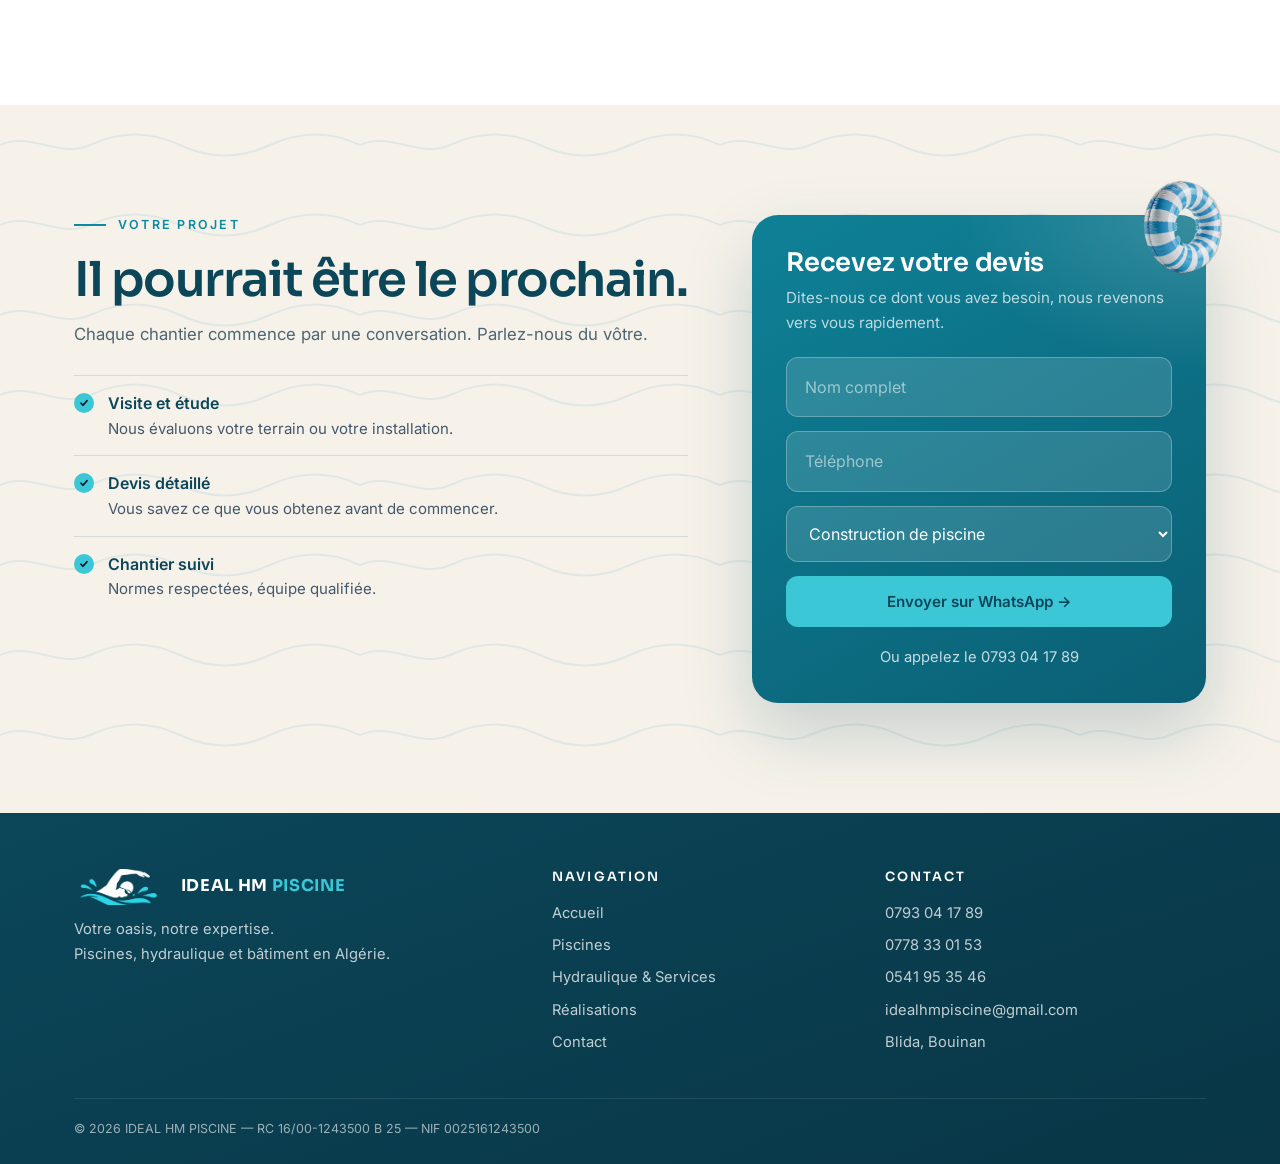
<file: realisations.html>
<!doctype html><html lang="fr"><head><meta charset="utf-8"><meta name="viewport" content="width=device-width,initial-scale=1">
<title>Nos réalisations | Ideal HM Piscine</title><link rel="canonical" href="https://ideal-piscine.vercel.app/realisations"><link rel="alternate" hreflang="fr" href="https://ideal-piscine.vercel.app/realisations"><link rel="alternate" hreflang="ar" href="https://ideal-piscine.vercel.app/ar/realisations"><meta name="twitter:card" content="summary_large_image"><meta name="description" content="Découvrez les piscines et chantiers réalisés par Ideal HM Piscine en Algérie.">
<meta property="og:title" content="Nos réalisations | Ideal HM Piscine"><meta property="og:description" content="Découvrez les piscines et chantiers réalisés par Ideal HM Piscine en Algérie."><meta property="og:image" content="https://ideal-piscine.vercel.app/assets/og.jpg">
<link rel="icon" href="/assets/mark-white.png"><link rel="preconnect" href="https://fonts.googleapis.com"><link rel="preconnect" href="https://fonts.gstatic.com" crossorigin>
<script>document.documentElement.className="js"</script><link href="https://fonts.googleapis.com/css2?family=Sora:wght@500;600;700&family=Inter:wght@400;500;600&display=swap" rel="stylesheet"><link rel="stylesheet" href="/assets/style.css"></head><body><svg width="0" height="0" style="position:absolute" aria-hidden="true"><symbol id="i-pool" viewBox="0 0 24 24"><path d="M3 17c2 0 2-1.5 4.5-1.5S10 17 12 17s2.500-1.500 4.500-1.500S19 17 21 17M3 21c2 0 2-1.5 4.500-1.500S10 21 12 21s2.500-1.500 4.500-1.500S19 21 21 21M8 13V5a2 2 0 0 1 4 0M14 13V5a2 2 0 0 1 4 0M8 9h6"/></symbol><symbol id="i-drop" viewBox="0 0 24 24"><path d="M12 3c3 4 6 7 6 11a6 6 0 0 1-12 0c0-4 3-7 6-11z"/></symbol><symbol id="i-build" viewBox="0 0 24 24"><path d="M4 21V8l8-5 8 5v13M9 21v-6h6v6M3 21h18"/></symbol><symbol id="i-bolt" viewBox="0 0 24 24"><path d="M13 2L4 14h7l-1 8 9-12h-7z"/></symbol><symbol id="i-snow" viewBox="0 0 24 24"><path d="M12 2v20M4.500 7l15 10M19.500 7l-15 10"/></symbol><symbol id="i-wrench" viewBox="0 0 24 24"><path d="M14.500 6.500a4 4 0 0 0-5 5L3 18l3 3 6.500-6.500a4 4 0 0 0 5-5L14.500 12 12 9.500z"/></symbol><symbol id="i-search" viewBox="0 0 24 24"><circle cx="11" cy="11" r="7"/><path d="M20 20l-4-4"/></symbol><symbol id="i-pipe" viewBox="0 0 24 24"><path d="M3 7h9a4 4 0 0 1 4 4v10M10 21h12M3 4v6"/></symbol><symbol id="i-ruler" viewBox="0 0 24 24"><path d="M3 17L17 3l4 4L7 21zM7 13l2 2M10 10l2 2M13 7l2 2"/></symbol><symbol id="i-shield" viewBox="0 0 24 24"><path d="M12 3l8 3v6c0 5-3.500 8-8 9-4.500-1-8-4-8-9V6zM8.500 12l2.500 2.500 4.500-5"/></symbol><symbol id="i-clock" viewBox="0 0 24 24"><circle cx="12" cy="12" r="9"/><path d="M12 7v5l3 2"/></symbol><symbol id="i-eye" viewBox="0 0 24 24"><path d="M2 12s4-7 10-7 10 7 10 7-4 7-10 7S2 12 2 12z"/><circle cx="12" cy="12" r="3"/></symbol><symbol id="i-hotel" viewBox="0 0 24 24"><path d="M4 21V5a1 1 0 0 1 1-1h9a1 1 0 0 1 1 1v16M15 10h4a1 1 0 0 1 1 1v10M3 21h18M8 8h3M8 12h3M8 16h3"/></symbol><symbol id="i-light" viewBox="0 0 24 24"><path d="M9 18h6M10 21h4M12 3a6 6 0 0 0-4 10.500c.7.700 1 1.500 1 2.500h6c0-1 .3-1.800 1-2.500A6 6 0 0 0 12 3z"/></symbol><symbol id="i-phone" viewBox="0 0 24 24"><path d="M5 4h4l2 5-2.500 1.500a11 11 0 0 0 5 5L15 13l5 2v4a2 2 0 0 1-2 2A16 16 0 0 1 3 6a2 2 0 0 1 2-2z"/></symbol><symbol id="i-key" viewBox="0 0 24 24"><circle cx="8" cy="15" r="4"/><path d="M11 12l9-9M16 7l3 3M14 9l2 2"/></symbol></svg><div class="top"><div class="wrap"><span>Blida, Bouinan</span><span><a href="tel:+213793041789">0793 04 17 89</a><a href="mailto:idealhmpiscine@gmail.com">idealhmpiscine@gmail.com</a></span></div></div><header><div class="wrap nav"><a href="/" class="brand"><img src="/assets/mark-color.png" alt="Ideal HM Piscine"><span class="wm">IDEAL HM <b>PISCINE</b></span></a><button class="burger" aria-label="Menu" aria-expanded="false">Menu</button><nav class="links"><a href="/">Accueil</a><a href="/piscines">Piscines</a><a href="/services">Hydraulique & Services</a><a href="/realisations" class="on">Réalisations</a><a class="lang" href="/ar/realisations" hreflang="ar" lang="ar">العربية</a><a href="/contact" class="btn btn-y">Devis gratuit</a></nav></div></header><main><section class="hero sm"><div class="hbg"><i class="b2"></i></div><div class="wrap"><p class="eyebrow" style="color:var(--aqua)">Réalisations</p><h1>Le travail <em>parle pour nous.</em></h1><p>Piscines, installations hydrauliques et chantiers : découvrez ce que nous savons faire.</p><div class="cta"><a class="btn btn-y" href="/contact?s=Construction%20de%20piscine">Devis gratuit</a><a class="btn btn-o" href="https://wa.me/213793041789?text=Bonjour, je souhaite un devis." target="_blank" rel="noopener">WhatsApp</a></div></div><svg class="wave" viewBox="0 0 1440 110" preserveAspectRatio="none"><path fill="#fff" d="M0 55c120 40 240 40 360 0s240-40 360 0 240 40 360 0 240-40 360 0V110H0z"/></svg></section><section style="padding-top:56px"><div class="wrap"><div class="chips" data-filter><button class="on" data-f="">Tout</button><button data-f="Piscine">Piscines</button><button data-f="Hydraulique">Hydraulique</button></div><div class="gal u"><div class="ph rv " data-t="Piscine"><img src="/assets/work-1.jpg" alt="Piscine avec vue" loading="lazy" onerror="this.remove()"><em class="tg">Piscine</em><span>Piscine avec vue</span></div><div class="ph rv " data-t="Piscine"><img src="/assets/work-2.jpg" alt="Piscine de nuit avec rocaille" loading="lazy" onerror="this.remove()"><em class="tg">Piscine</em><span>Piscine de nuit avec rocaille</span></div><div class="ph rv " data-t="Hydraulique"><img src="/assets/work-4.jpg" alt="Installation hydraulique" loading="lazy" onerror="this.remove()"><em class="tg">Hydraulique</em><span>Installation hydraulique</span></div><div class="ph rv " data-t="Piscine"><img src="/assets/work-3.jpg" alt="Bassin sportif éclairé" loading="lazy" onerror="this.remove()"><em class="tg">Piscine</em><span>Bassin sportif éclairé</span></div></div></div></section><section class="alt"><div class="wrap"><div class="faqgrid"><div class="rv"><p class="eyebrow">Votre projet</p><h2>Il pourrait être le prochain.</h2><p class="lead">Chaque chantier commence par une conversation. Parlez-nous du vôtre.</p><ul class="check"><li><b>Visite et étude</b><span>Nous évaluons votre terrain ou votre installation.</span></li><li><b>Devis détaillé</b><span>Vous savez ce que vous obtenez avant de commencer.</span></li><li><b>Chantier suivi</b><span>Normes respectées, équipe qualifiée.</span></li></ul></div><div class="qf rv"><h3>Recevez votre devis</h3><p>Dites-nous ce dont vous avez besoin, nous revenons vers vous rapidement.</p><form id="devis"><input name="website" tabindex="-1" autocomplete="off" aria-hidden="true" style="position:absolute;left:-9999px"><input name="nom" placeholder="Nom complet" required autocomplete="name"><input name="tel" type="tel" placeholder="Téléphone" required autocomplete="tel"><select name="service" aria-label="Service"><option>Construction de piscine</option><option>Travaux hydrauliques</option><option>Recherche de fuites / dépannage</option><option>Bâtiment</option><option>Électricité</option><option>Climatisation et chauffage</option><option>Entretien</option></select><button class="btn btn-y" type="submit" style="justify-content:center">Envoyer sur WhatsApp →</button></form><a class="qcall" href="tel:+213793041789">Ou appelez le 0793 04 17 89</a></div></div></div></section></main><footer><div class="wrap"><div class="fg"><div class="fb"><a href="/" class="brand"><img src="/assets/mark-white.png" alt=""><span class="wm">IDEAL HM <b>PISCINE</b></span></a><p>Votre oasis, notre expertise.<br>Piscines, hydraulique et bâtiment en Algérie.</p></div><nav class="fn"><h4>Navigation</h4><a href="/">Accueil</a><a href="/piscines" >Piscines</a><a href="/services" >Hydraulique & Services</a><a href="/realisations" >Réalisations</a><a href="/contact" >Contact</a></nav><div class="fc"><h4>Contact</h4><a href="tel:+213793041789">0793 04 17 89</a><a href="tel:+213778330153">0778 33 01 53</a><a href="tel:+213541953546">0541 95 35 46</a><a href="mailto:idealhmpiscine@gmail.com">idealhmpiscine@gmail.com</a><span>Blida, Bouinan</span></div></div><div class="copy">© 2026 IDEAL HM PISCINE — RC 16/00-1243500 B 25 — NIF 0025161243500</div></div></footer><a class="wa" href="https://wa.me/213793041789?text=Bonjour, je souhaite un devis." target="_blank" rel="noopener" aria-label="WhatsApp"><svg width="28" height="28" viewBox="0 0 24 24" fill="#fff"><path d="M12 2a10 10 0 0 0-8.6 15L2 22l5.2-1.4A10 10 0 1 0 12 2zm5.2 14.2c-.2.6-1.3 1.2-1.8 1.2-.5.1-1 .2-3.3-.7-2.8-1.2-4.6-4-4.7-4.2-.1-.2-1.1-1.500-1.100-2.800s.7-2 1-2.300c.2-.3.6-.3.8-.3h.6c.2 0 .5-.1.7.5l.9 2.200c.1.200.1.400 0 .600l-.4.600-.4.500c-.2.200-.3.400-.1.700.2.300.8 1.300 1.700 2.100 1.100 1 2.100 1.300 2.400 1.500.3.100.5.100.7-.1l1-1.200c.2-.3.4-.2.7-.1l2 1c.3.1.5.2.5.4.1.100.1.700-.1 1.300z"/></svg></a><div class="mbar"><a href="tel:+213793041789">Appeler</a><a class="p" href="/contact">Devis gratuit</a></div><script src="/assets/config.js"></script><script src="/assets/data.js" defer></script><script src="/assets/script.js"></script></body></html>
</file>
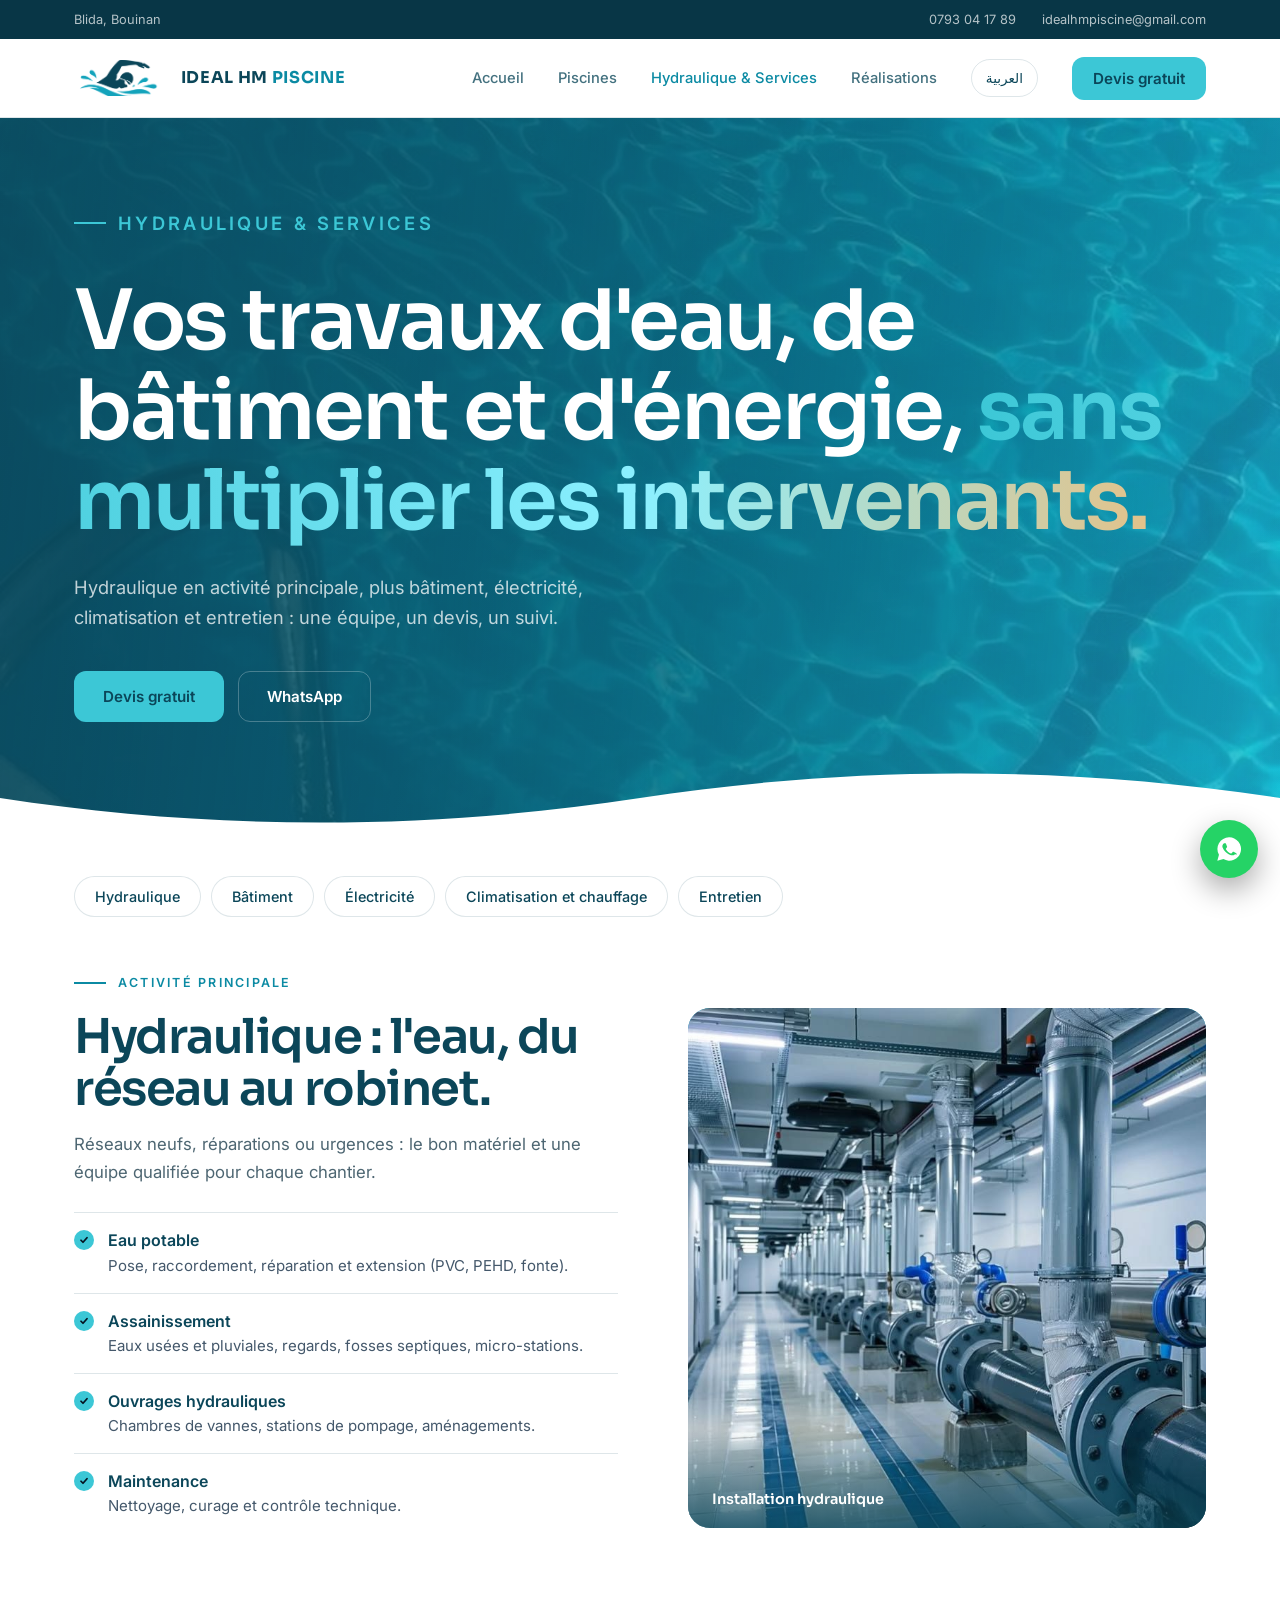
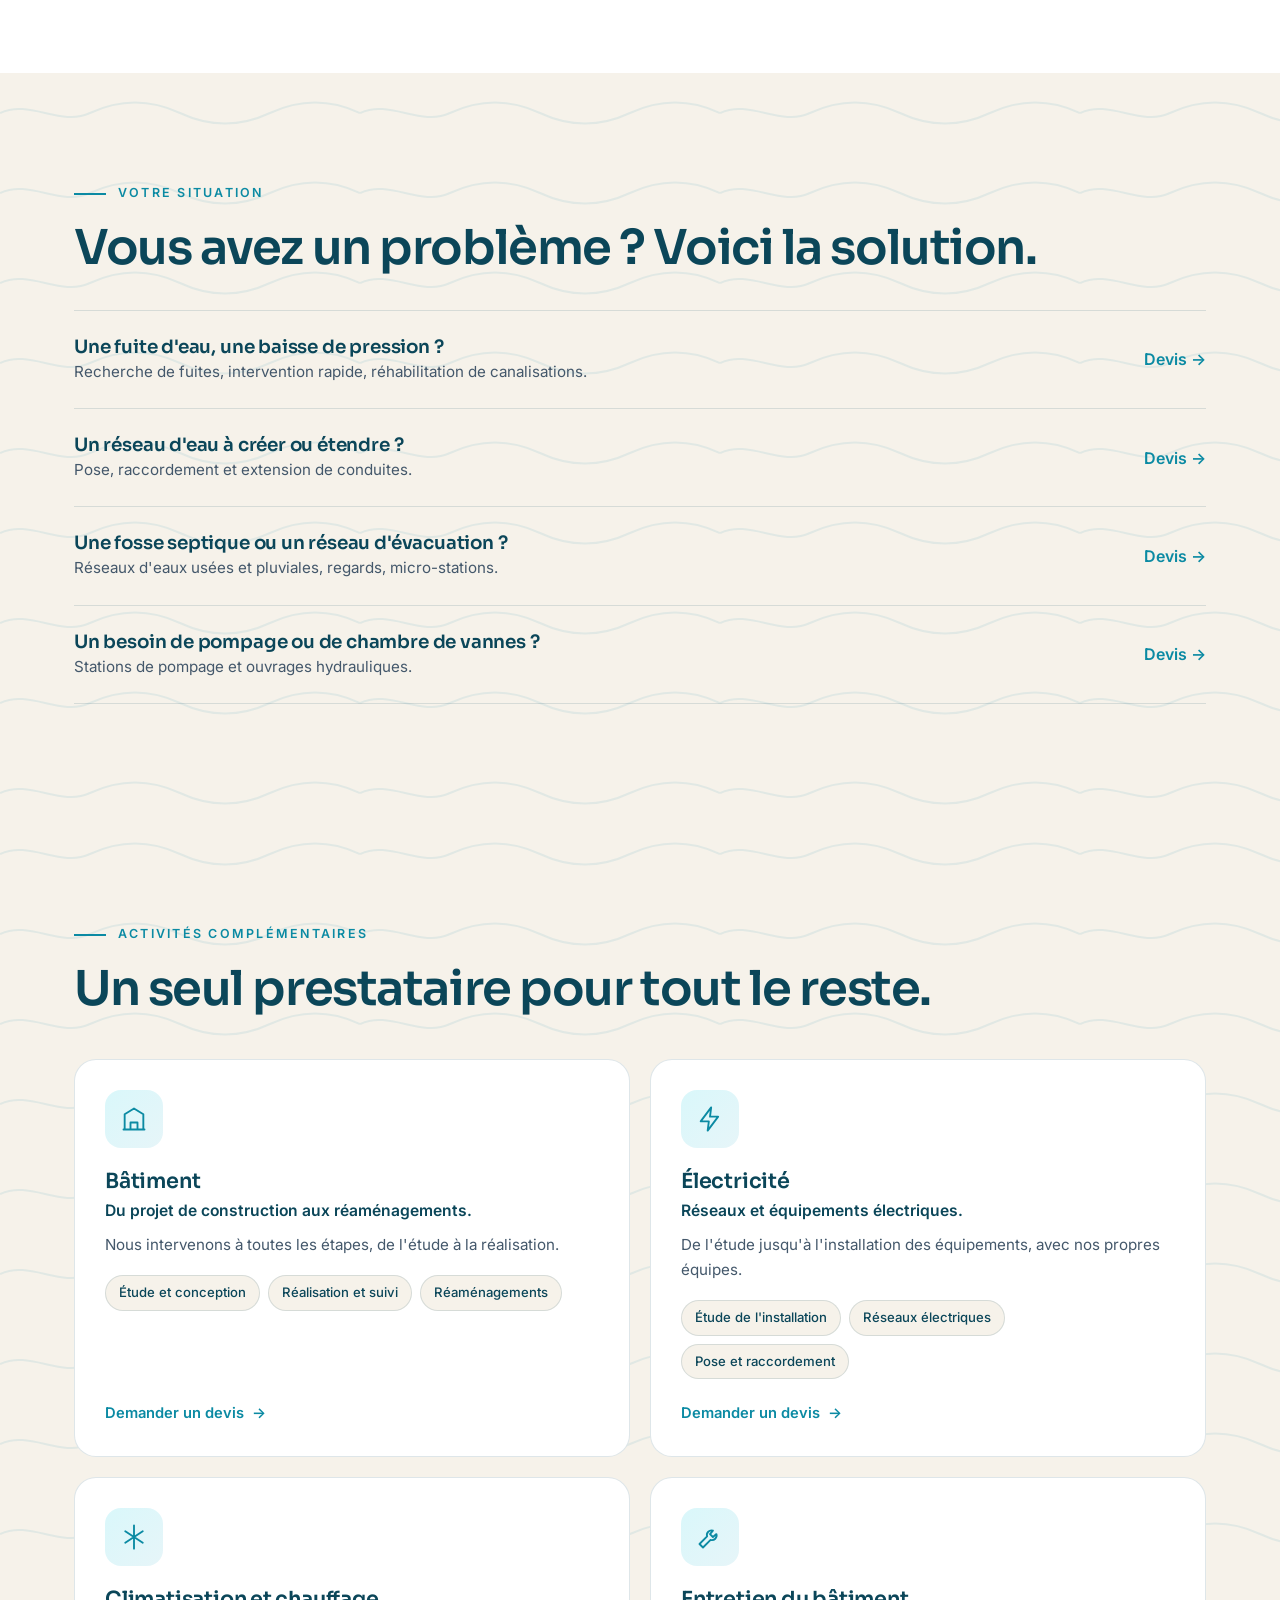
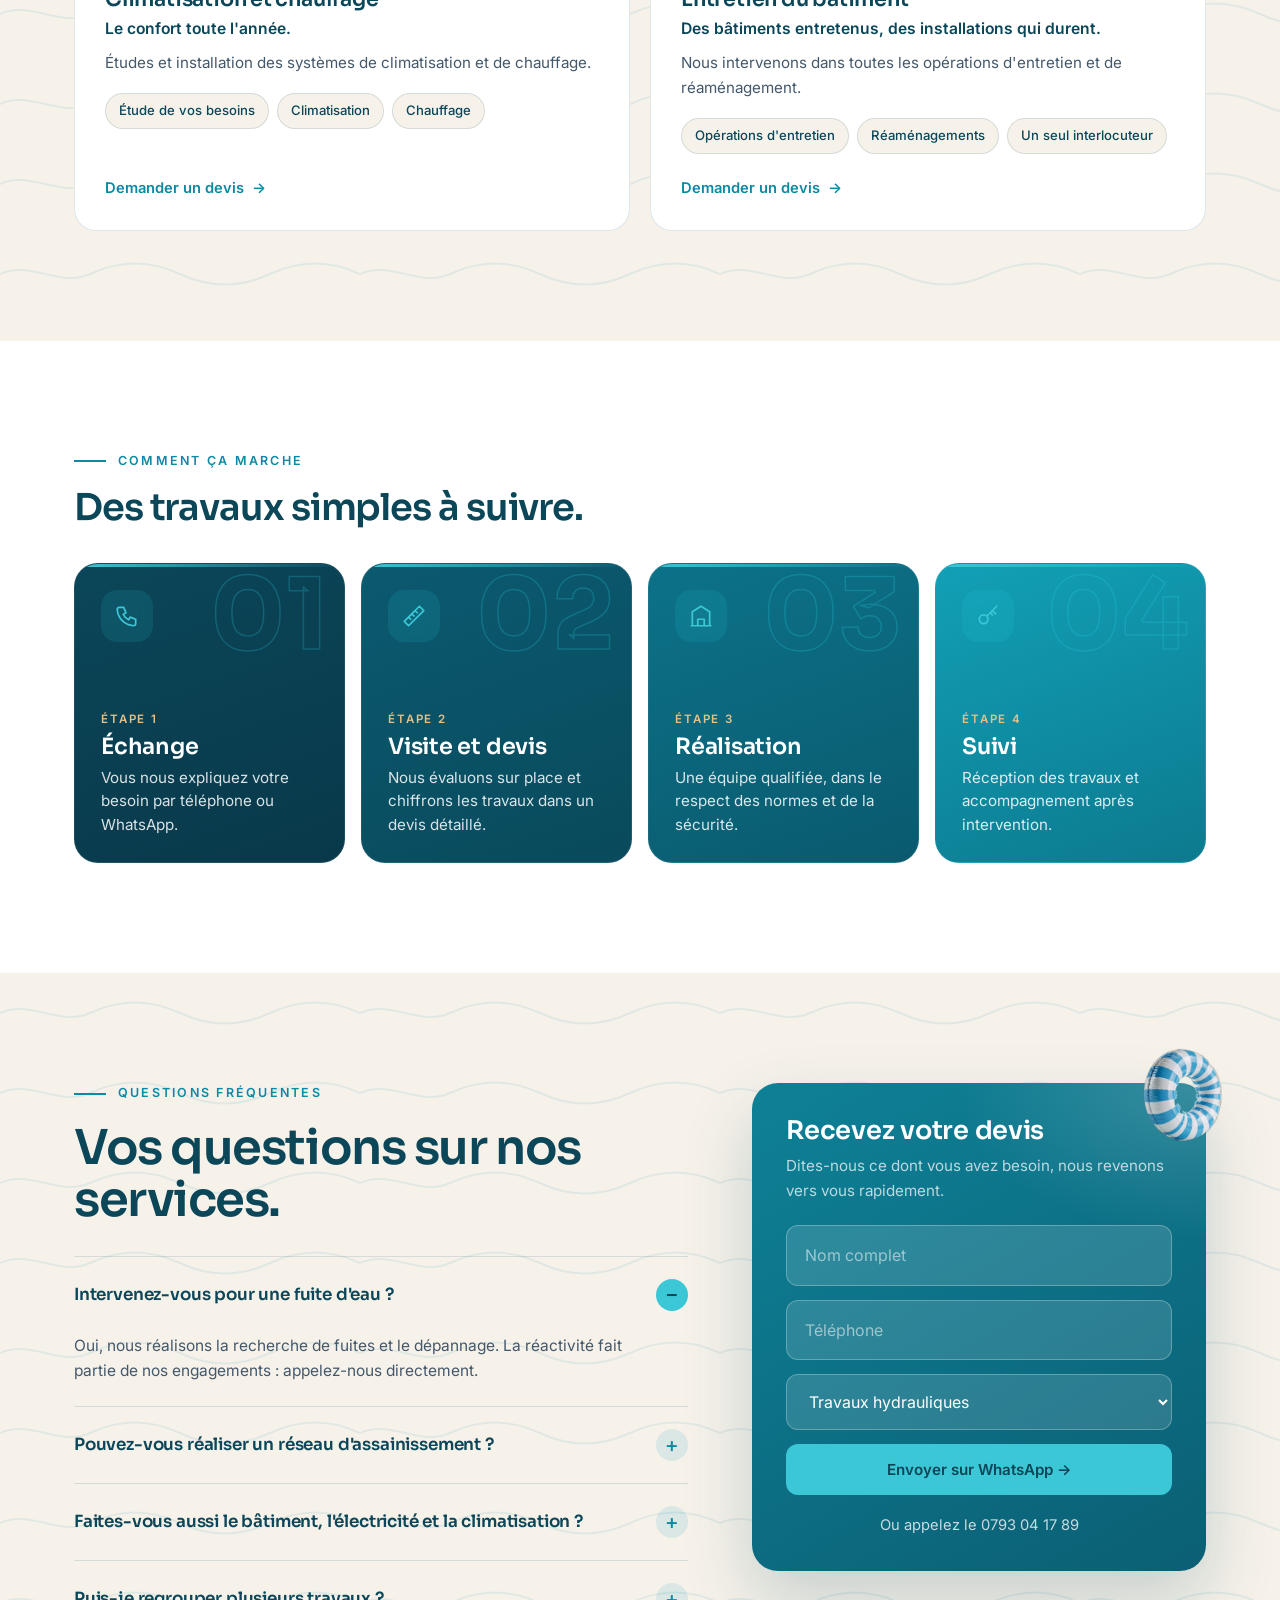
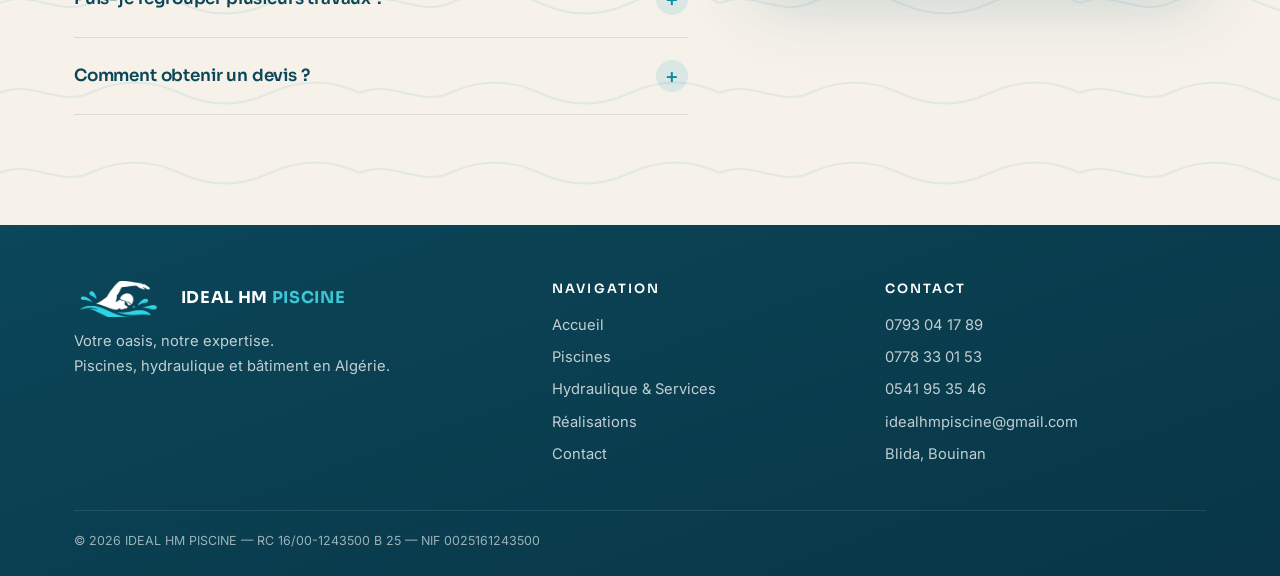
<file: services.html>
<!doctype html><html lang="fr"><head><meta charset="utf-8"><meta name="viewport" content="width=device-width,initial-scale=1">
<title>Travaux hydrauliques, bâtiment & climatisation | Ideal HM Piscine</title><link rel="canonical" href="https://ideal-piscine.vercel.app/services"><link rel="alternate" hreflang="fr" href="https://ideal-piscine.vercel.app/services"><link rel="alternate" hreflang="ar" href="https://ideal-piscine.vercel.app/ar/services"><meta name="twitter:card" content="summary_large_image"><meta name="description" content="Réseaux d'eau potable, assainissement, recherche de fuites, électricité, climatisation, chauffage et entretien du bâtiment en Algérie.">
<meta property="og:title" content="Travaux hydrauliques, bâtiment & climatisation | Ideal HM Piscine"><meta property="og:description" content="Réseaux d'eau potable, assainissement, recherche de fuites, électricité, climatisation, chauffage et entretien du bâtiment en Algérie."><meta property="og:image" content="https://ideal-piscine.vercel.app/assets/og.jpg">
<link rel="icon" href="/assets/mark-white.png"><link rel="preconnect" href="https://fonts.googleapis.com"><link rel="preconnect" href="https://fonts.gstatic.com" crossorigin>
<script>document.documentElement.className="js"</script><link href="https://fonts.googleapis.com/css2?family=Sora:wght@500;600;700&family=Inter:wght@400;500;600&display=swap" rel="stylesheet"><link rel="stylesheet" href="/assets/style.css"></head><body><svg width="0" height="0" style="position:absolute" aria-hidden="true"><symbol id="i-pool" viewBox="0 0 24 24"><path d="M3 17c2 0 2-1.5 4.5-1.5S10 17 12 17s2.500-1.500 4.500-1.500S19 17 21 17M3 21c2 0 2-1.5 4.500-1.500S10 21 12 21s2.500-1.500 4.500-1.500S19 21 21 21M8 13V5a2 2 0 0 1 4 0M14 13V5a2 2 0 0 1 4 0M8 9h6"/></symbol><symbol id="i-drop" viewBox="0 0 24 24"><path d="M12 3c3 4 6 7 6 11a6 6 0 0 1-12 0c0-4 3-7 6-11z"/></symbol><symbol id="i-build" viewBox="0 0 24 24"><path d="M4 21V8l8-5 8 5v13M9 21v-6h6v6M3 21h18"/></symbol><symbol id="i-bolt" viewBox="0 0 24 24"><path d="M13 2L4 14h7l-1 8 9-12h-7z"/></symbol><symbol id="i-snow" viewBox="0 0 24 24"><path d="M12 2v20M4.500 7l15 10M19.500 7l-15 10"/></symbol><symbol id="i-wrench" viewBox="0 0 24 24"><path d="M14.500 6.500a4 4 0 0 0-5 5L3 18l3 3 6.500-6.500a4 4 0 0 0 5-5L14.500 12 12 9.500z"/></symbol><symbol id="i-search" viewBox="0 0 24 24"><circle cx="11" cy="11" r="7"/><path d="M20 20l-4-4"/></symbol><symbol id="i-pipe" viewBox="0 0 24 24"><path d="M3 7h9a4 4 0 0 1 4 4v10M10 21h12M3 4v6"/></symbol><symbol id="i-ruler" viewBox="0 0 24 24"><path d="M3 17L17 3l4 4L7 21zM7 13l2 2M10 10l2 2M13 7l2 2"/></symbol><symbol id="i-shield" viewBox="0 0 24 24"><path d="M12 3l8 3v6c0 5-3.500 8-8 9-4.500-1-8-4-8-9V6zM8.500 12l2.500 2.500 4.500-5"/></symbol><symbol id="i-clock" viewBox="0 0 24 24"><circle cx="12" cy="12" r="9"/><path d="M12 7v5l3 2"/></symbol><symbol id="i-eye" viewBox="0 0 24 24"><path d="M2 12s4-7 10-7 10 7 10 7-4 7-10 7S2 12 2 12z"/><circle cx="12" cy="12" r="3"/></symbol><symbol id="i-hotel" viewBox="0 0 24 24"><path d="M4 21V5a1 1 0 0 1 1-1h9a1 1 0 0 1 1 1v16M15 10h4a1 1 0 0 1 1 1v10M3 21h18M8 8h3M8 12h3M8 16h3"/></symbol><symbol id="i-light" viewBox="0 0 24 24"><path d="M9 18h6M10 21h4M12 3a6 6 0 0 0-4 10.500c.7.700 1 1.500 1 2.500h6c0-1 .3-1.800 1-2.500A6 6 0 0 0 12 3z"/></symbol><symbol id="i-phone" viewBox="0 0 24 24"><path d="M5 4h4l2 5-2.500 1.500a11 11 0 0 0 5 5L15 13l5 2v4a2 2 0 0 1-2 2A16 16 0 0 1 3 6a2 2 0 0 1 2-2z"/></symbol><symbol id="i-key" viewBox="0 0 24 24"><circle cx="8" cy="15" r="4"/><path d="M11 12l9-9M16 7l3 3M14 9l2 2"/></symbol></svg><div class="top"><div class="wrap"><span>Blida, Bouinan</span><span><a href="tel:+213793041789">0793 04 17 89</a><a href="mailto:idealhmpiscine@gmail.com">idealhmpiscine@gmail.com</a></span></div></div><header><div class="wrap nav"><a href="/" class="brand"><img src="/assets/mark-color.png" alt="Ideal HM Piscine"><span class="wm">IDEAL HM <b>PISCINE</b></span></a><button class="burger" aria-label="Menu" aria-expanded="false">Menu</button><nav class="links"><a href="/">Accueil</a><a href="/piscines">Piscines</a><a href="/services" class="on">Hydraulique & Services</a><a href="/realisations">Réalisations</a><a class="lang" href="/ar/services" hreflang="ar" lang="ar">العربية</a><a href="/contact" class="btn btn-y">Devis gratuit</a></nav></div></header><main><section class="hero sm"><div class="hbg"><i class="b2"></i></div><div class="wrap"><p class="eyebrow" style="color:var(--aqua)">Hydraulique & Services</p><h1>Vos travaux d'eau, de bâtiment et d'énergie, <em>sans multiplier les intervenants.</em></h1><p>Hydraulique en activité principale, plus bâtiment, électricité, climatisation et entretien : une équipe, un devis, un suivi.</p><div class="cta"><a class="btn btn-y" href="/contact?s=Travaux%20hydrauliques">Devis gratuit</a><a class="btn btn-o" href="https://wa.me/213793041789?text=Bonjour, je souhaite un devis." target="_blank" rel="noopener">WhatsApp</a></div></div><svg class="wave" viewBox="0 0 1440 110" preserveAspectRatio="none"><path fill="#fff" d="M0 55c120 40 240 40 360 0s240-40 360 0 240 40 360 0 240-40 360 0V110H0z"/></svg></section><div class="wrap"><div class="chips" style="margin-top:34px"><a href="#hydraulique">Hydraulique</a><a href="#batiment">Bâtiment</a><a href="#electricite">Électricité</a><a href="#climatisation">Climatisation et chauffage</a><a href="#entretien">Entretien</a></div></div><section id="hydraulique" style="padding-top:56px"><div class="wrap split"><div class="rv"><p class="eyebrow">Activité principale</p><h2>Hydraulique : l'eau, du réseau au robinet.</h2><p class="lead">Réseaux neufs, réparations ou urgences : le bon matériel et une équipe qualifiée pour chaque chantier.</p><ul class="check"><li><b>Eau potable</b><span>Pose, raccordement, réparation et extension (PVC, PEHD, fonte).</span></li><li><b>Assainissement</b><span>Eaux usées et pluviales, regards, fosses septiques, micro-stations.</span></li><li><b>Ouvrages hydrauliques</b><span>Chambres de vannes, stations de pompage, aménagements.</span></li><li><b>Maintenance</b><span>Nettoyage, curage et contrôle technique.</span></li></ul></div><div class="ph rv tall" data-t=""><img src="/assets/work-4.jpg" alt="Installation hydraulique" loading="lazy" onerror="this.remove()"><span>Installation hydraulique</span></div></div></section><section class="alt"><div class="wrap"><p class="eyebrow">Votre situation</p><h2>Vous avez un problème ? Voici la solution.</h2><div class="need"><a class="nd rv" href="/contact?s=Recherche%20de%20fuites%20/%20d%C3%A9pannage"><div><b>Une fuite d'eau, une baisse de pression ?</b><span>Recherche de fuites, intervention rapide, réhabilitation de canalisations.</span></div><i>Devis →</i></a><a class="nd rv" href="/contact?s=Travaux%20hydrauliques"><div><b>Un réseau d'eau à créer ou étendre ?</b><span>Pose, raccordement et extension de conduites.</span></div><i>Devis →</i></a><a class="nd rv" href="/contact?s=Travaux%20hydrauliques"><div><b>Une fosse septique ou un réseau d'évacuation ?</b><span>Réseaux d'eaux usées et pluviales, regards, micro-stations.</span></div><i>Devis →</i></a><a class="nd rv" href="/contact?s=Travaux%20hydrauliques"><div><b>Un besoin de pompage ou de chambre de vannes ?</b><span>Stations de pompage et ouvrages hydrauliques.</span></div><i>Devis →</i></a></div></div></section><section class="alt"><div class="wrap"><p class="eyebrow">Activités complémentaires</p><h2>Un seul prestataire pour tout le reste.</h2><div class="svcs"><a class="svc rv" id="batiment" href="/contact?s=B%C3%A2timent"><span class="ic"><svg><use href="#i-build"/></svg></span><h3>Bâtiment</h3><p class="sh">Du projet de construction aux réaménagements.</p><p>Nous intervenons à toutes les étapes, de l'étude à la réalisation.</p><ul><li>Étude et conception</li><li>Réalisation et suivi</li><li>Réaménagements</li></ul><span class="more">Demander un devis <i>→</i></span></a><a class="svc rv" id="electricite" href="/contact?s=%C3%89lectricit%C3%A9"><span class="ic"><svg><use href="#i-bolt"/></svg></span><h3>Électricité</h3><p class="sh">Réseaux et équipements électriques.</p><p>De l'étude jusqu'à l'installation des équipements, avec nos propres équipes.</p><ul><li>Étude de l'installation</li><li>Réseaux électriques</li><li>Pose et raccordement</li></ul><span class="more">Demander un devis <i>→</i></span></a><a class="svc rv" id="climatisation" href="/contact?s=Climatisation%20et%20chauffage"><span class="ic"><svg><use href="#i-snow"/></svg></span><h3>Climatisation et chauffage</h3><p class="sh">Le confort toute l'année.</p><p>Études et installation des systèmes de climatisation et de chauffage.</p><ul><li>Étude de vos besoins</li><li>Climatisation</li><li>Chauffage</li></ul><span class="more">Demander un devis <i>→</i></span></a><a class="svc rv" id="entretien" href="/contact?s=Entretien%20du%20b%C3%A2timent"><span class="ic"><svg><use href="#i-wrench"/></svg></span><h3>Entretien du bâtiment</h3><p class="sh">Des bâtiments entretenus, des installations qui durent.</p><p>Nous intervenons dans toutes les opérations d'entretien et de réaménagement.</p><ul><li>Opérations d'entretien</li><li>Réaménagements</li><li>Un seul interlocuteur</li></ul><span class="more">Demander un devis <i>→</i></span></a></div></div></section><section><div class="wrap"><div class="flow rv" style="border:0;margin:0;padding:0"><p class="eyebrow">Comment ça marche</p><h2>Des travaux simples à suivre.</h2><p class="hint">Glissez pour découvrir les étapes</p><div class="sw"><div class="sc" data-n="01"><span class="si"><svg><use href="#i-phone"/></svg></span><div><small>Étape 1</small><h3>Échange</h3><p>Vous nous expliquez votre besoin par téléphone ou WhatsApp.</p></div></div><div class="sc" data-n="02"><span class="si"><svg><use href="#i-ruler"/></svg></span><div><small>Étape 2</small><h3>Visite et devis</h3><p>Nous évaluons sur place et chiffrons les travaux dans un devis détaillé.</p></div></div><div class="sc" data-n="03"><span class="si"><svg><use href="#i-build"/></svg></span><div><small>Étape 3</small><h3>Réalisation</h3><p>Une équipe qualifiée, dans le respect des normes et de la sécurité.</p></div></div><div class="sc" data-n="04"><span class="si"><svg><use href="#i-key"/></svg></span><div><small>Étape 4</small><h3>Suivi</h3><p>Réception des travaux et accompagnement après intervention.</p></div></div><a class="sc cta" href="/contact"><span class="si"><svg><use href="#i-pool"/></svg></span><div><h3>Prêt à démarrer ?</h3><p>Demandez votre devis, nous revenons vers vous rapidement.</p></div><span class="btn btn-b">Demander un devis →</span></a></div><div class="prog"><i></i><i></i><i></i><i></i><i></i></div></div></div></section><section class="alt"><div class="wrap"><div class="faqgrid"><div class="rv"><p class="eyebrow">Questions fréquentes</p><h2>Vos questions sur nos services.</h2><div class="faq"><details open><summary>Intervenez-vous pour une fuite d'eau ?</summary><p>Oui, nous réalisons la recherche de fuites et le dépannage. La réactivité fait partie de nos engagements : appelez-nous directement.</p></details><details><summary>Pouvez-vous réaliser un réseau d'assainissement ?</summary><p>Oui : réseaux d'eaux usées et pluviales, regards, fosses septiques et micro-stations.</p></details><details><summary>Faites-vous aussi le bâtiment, l'électricité et la climatisation ?</summary><p>Oui, ce sont nos activités complémentaires, réalisées par nos équipes.</p></details><details><summary>Puis-je regrouper plusieurs travaux ?</summary><p>Oui. Vous avez un seul interlocuteur pour coordonner hydraulique, électricité, climatisation et bâtiment.</p></details><details><summary>Comment obtenir un devis ?</summary><p>Appelez-nous, écrivez sur WhatsApp ou utilisez le formulaire. Nous évaluons votre besoin puis établissons un devis détaillé.</p></details></div></div><div class="qf rv"><h3>Recevez votre devis</h3><p>Dites-nous ce dont vous avez besoin, nous revenons vers vous rapidement.</p><form id="devis"><input name="website" tabindex="-1" autocomplete="off" aria-hidden="true" style="position:absolute;left:-9999px"><input name="nom" placeholder="Nom complet" required autocomplete="name"><input name="tel" type="tel" placeholder="Téléphone" required autocomplete="tel"><select name="service" aria-label="Service"><option>Construction de piscine</option><option selected>Travaux hydrauliques</option><option>Recherche de fuites / dépannage</option><option>Bâtiment</option><option>Électricité</option><option>Climatisation et chauffage</option><option>Entretien</option></select><button class="btn btn-y" type="submit" style="justify-content:center">Envoyer sur WhatsApp →</button></form><a class="qcall" href="tel:+213793041789">Ou appelez le 0793 04 17 89</a></div></div></div><script type="application/ld+json">{"@context": "https://schema.org", "@type": "FAQPage", "mainEntity": [{"@type": "Question", "name": "Intervenez-vous pour une fuite d'eau ?", "acceptedAnswer": {"@type": "Answer", "text": "Oui, nous réalisons la recherche de fuites et le dépannage. La réactivité fait partie de nos engagements : appelez-nous directement."}}, {"@type": "Question", "name": "Pouvez-vous réaliser un réseau d'assainissement ?", "acceptedAnswer": {"@type": "Answer", "text": "Oui : réseaux d'eaux usées et pluviales, regards, fosses septiques et micro-stations."}}, {"@type": "Question", "name": "Faites-vous aussi le bâtiment, l'électricité et la climatisation ?", "acceptedAnswer": {"@type": "Answer", "text": "Oui, ce sont nos activités complémentaires, réalisées par nos équipes."}}, {"@type": "Question", "name": "Puis-je regrouper plusieurs travaux ?", "acceptedAnswer": {"@type": "Answer", "text": "Oui. Vous avez un seul interlocuteur pour coordonner hydraulique, électricité, climatisation et bâtiment."}}, {"@type": "Question", "name": "Comment obtenir un devis ?", "acceptedAnswer": {"@type": "Answer", "text": "Appelez-nous, écrivez sur WhatsApp ou utilisez le formulaire. Nous évaluons votre besoin puis établissons un devis détaillé."}}]}</script></section></main><footer><div class="wrap"><div class="fg"><div class="fb"><a href="/" class="brand"><img src="/assets/mark-white.png" alt=""><span class="wm">IDEAL HM <b>PISCINE</b></span></a><p>Votre oasis, notre expertise.<br>Piscines, hydraulique et bâtiment en Algérie.</p></div><nav class="fn"><h4>Navigation</h4><a href="/">Accueil</a><a href="/piscines" >Piscines</a><a href="/services" >Hydraulique & Services</a><a href="/realisations" >Réalisations</a><a href="/contact" >Contact</a></nav><div class="fc"><h4>Contact</h4><a href="tel:+213793041789">0793 04 17 89</a><a href="tel:+213778330153">0778 33 01 53</a><a href="tel:+213541953546">0541 95 35 46</a><a href="mailto:idealhmpiscine@gmail.com">idealhmpiscine@gmail.com</a><span>Blida, Bouinan</span></div></div><div class="copy">© 2026 IDEAL HM PISCINE — RC 16/00-1243500 B 25 — NIF 0025161243500</div></div></footer><a class="wa" href="https://wa.me/213793041789?text=Bonjour, je souhaite un devis." target="_blank" rel="noopener" aria-label="WhatsApp"><svg width="28" height="28" viewBox="0 0 24 24" fill="#fff"><path d="M12 2a10 10 0 0 0-8.6 15L2 22l5.2-1.4A10 10 0 1 0 12 2zm5.2 14.2c-.2.6-1.3 1.2-1.8 1.2-.5.1-1 .2-3.3-.7-2.8-1.2-4.6-4-4.7-4.2-.1-.2-1.1-1.500-1.100-2.800s.7-2 1-2.300c.2-.3.6-.3.8-.3h.6c.2 0 .5-.1.7.5l.9 2.200c.1.200.1.400 0 .600l-.4.600-.4.500c-.2.200-.3.400-.1.700.2.300.8 1.300 1.700 2.100 1.100 1 2.100 1.300 2.400 1.500.3.100.5.100.7-.1l1-1.200c.2-.3.4-.2.7-.1l2 1c.3.1.5.2.5.4.1.100.1.700-.1 1.300z"/></svg></a><div class="mbar"><a href="tel:+213793041789">Appeler</a><a class="p" href="/contact">Devis gratuit</a></div><script src="/assets/config.js"></script><script src="/assets/data.js" defer></script><script src="/assets/script.js"></script></body></html>
</file>
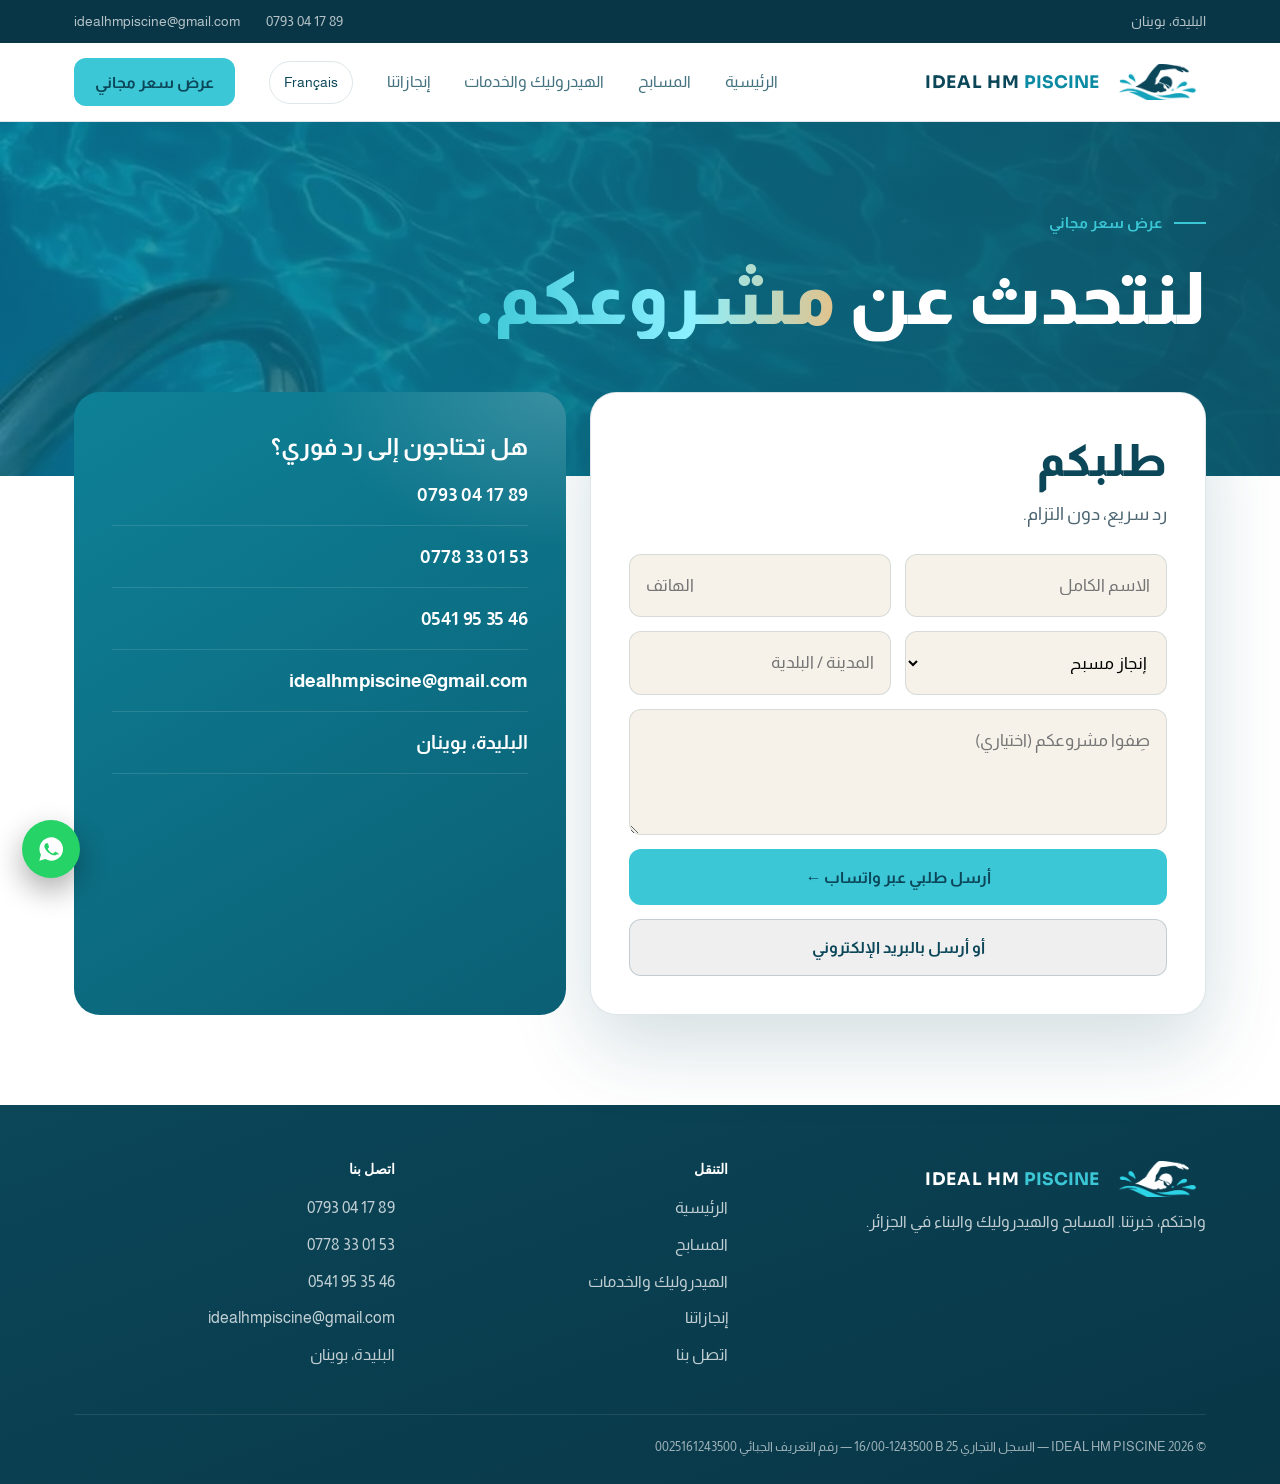
<file: ar/contact.html>
<!doctype html><html lang="ar" dir="rtl"><head><meta charset="utf-8"><meta name="viewport" content="width=device-width,initial-scale=1">
<title>اتصل بنا وعرض سعر مجاني | Ideal HM Piscine</title><link rel="canonical" href="https://ideal-piscine.vercel.app/ar/contact"><link rel="alternate" hreflang="fr" href="https://ideal-piscine.vercel.app/contact"><link rel="alternate" hreflang="ar" href="https://ideal-piscine.vercel.app/ar/contact"><meta name="twitter:card" content="summary_large_image"><meta name="description" content="اتصلوا بـ Ideal HM Piscine في بوينان، البليدة: عرض سعر مجاني للمسابح والهيدروليك والبناء.">
<meta property="og:title" content="اتصل بنا وعرض سعر مجاني | Ideal HM Piscine"><meta property="og:description" content="اتصلوا بـ Ideal HM Piscine في بوينان، البليدة: عرض سعر مجاني للمسابح والهيدروليك والبناء."><meta property="og:image" content="https://ideal-piscine.vercel.app/assets/og.jpg">
<link rel="icon" href="/assets/mark-white.png"><link rel="preconnect" href="https://fonts.googleapis.com"><link rel="preconnect" href="https://fonts.gstatic.com" crossorigin>
<script>document.documentElement.className="js"</script><link href="https://fonts.googleapis.com/css2?family=Sora:wght@500;600;700&family=Inter:wght@400;500;600&family=Almarai:wght@300;400;700;800&display=swap" rel="stylesheet"><link rel="stylesheet" href="/assets/style.css"></head><body><svg width="0" height="0" style="position:absolute" aria-hidden="true"><symbol id="i-pool" viewBox="0 0 24 24"><path d="M3 17c2 0 2-1.5 4.5-1.5S10 17 12 17s2.500-1.500 4.500-1.500S19 17 21 17M3 21c2 0 2-1.5 4.500-1.500S10 21 12 21s2.500-1.500 4.500-1.500S19 21 21 21M8 13V5a2 2 0 0 1 4 0M14 13V5a2 2 0 0 1 4 0M8 9h6"/></symbol><symbol id="i-drop" viewBox="0 0 24 24"><path d="M12 3c3 4 6 7 6 11a6 6 0 0 1-12 0c0-4 3-7 6-11z"/></symbol><symbol id="i-build" viewBox="0 0 24 24"><path d="M4 21V8l8-5 8 5v13M9 21v-6h6v6M3 21h18"/></symbol><symbol id="i-bolt" viewBox="0 0 24 24"><path d="M13 2L4 14h7l-1 8 9-12h-7z"/></symbol><symbol id="i-snow" viewBox="0 0 24 24"><path d="M12 2v20M4.500 7l15 10M19.500 7l-15 10"/></symbol><symbol id="i-wrench" viewBox="0 0 24 24"><path d="M14.500 6.500a4 4 0 0 0-5 5L3 18l3 3 6.500-6.500a4 4 0 0 0 5-5L14.500 12 12 9.500z"/></symbol><symbol id="i-search" viewBox="0 0 24 24"><circle cx="11" cy="11" r="7"/><path d="M20 20l-4-4"/></symbol><symbol id="i-pipe" viewBox="0 0 24 24"><path d="M3 7h9a4 4 0 0 1 4 4v10M10 21h12M3 4v6"/></symbol><symbol id="i-ruler" viewBox="0 0 24 24"><path d="M3 17L17 3l4 4L7 21zM7 13l2 2M10 10l2 2M13 7l2 2"/></symbol><symbol id="i-shield" viewBox="0 0 24 24"><path d="M12 3l8 3v6c0 5-3.500 8-8 9-4.500-1-8-4-8-9V6zM8.500 12l2.500 2.500 4.500-5"/></symbol><symbol id="i-clock" viewBox="0 0 24 24"><circle cx="12" cy="12" r="9"/><path d="M12 7v5l3 2"/></symbol><symbol id="i-eye" viewBox="0 0 24 24"><path d="M2 12s4-7 10-7 10 7 10 7-4 7-10 7S2 12 2 12z"/><circle cx="12" cy="12" r="3"/></symbol><symbol id="i-hotel" viewBox="0 0 24 24"><path d="M4 21V5a1 1 0 0 1 1-1h9a1 1 0 0 1 1 1v16M15 10h4a1 1 0 0 1 1 1v10M3 21h18M8 8h3M8 12h3M8 16h3"/></symbol><symbol id="i-light" viewBox="0 0 24 24"><path d="M9 18h6M10 21h4M12 3a6 6 0 0 0-4 10.500c.7.700 1 1.500 1 2.500h6c0-1 .3-1.800 1-2.500A6 6 0 0 0 12 3z"/></symbol><symbol id="i-phone" viewBox="0 0 24 24"><path d="M5 4h4l2 5-2.500 1.500a11 11 0 0 0 5 5L15 13l5 2v4a2 2 0 0 1-2 2A16 16 0 0 1 3 6a2 2 0 0 1 2-2z"/></symbol><symbol id="i-key" viewBox="0 0 24 24"><circle cx="8" cy="15" r="4"/><path d="M11 12l9-9M16 7l3 3M14 9l2 2"/></symbol></svg><div class="top"><div class="wrap"><span>البليدة، بوينان</span><span><a href="tel:+213793041789"><bdi dir="ltr">0793 04 17 89</bdi></a><a href="mailto:idealhmpiscine@gmail.com">idealhmpiscine@gmail.com</a></span></div></div><header><div class="wrap nav"><a href="/ar" class="brand"><img src="/assets/mark-color.png" alt="Ideal HM Piscine"><span class="wm">IDEAL HM <b>PISCINE</b></span></a><button class="burger" aria-label="القائمة" aria-expanded="false">القائمة</button><nav class="links"><a href="/ar">الرئيسية</a><a href="/ar/piscines">المسابح</a><a href="/ar/services">الهيدروليك والخدمات</a><a href="/ar/realisations">إنجازاتنا</a><a class="lang" href="/contact" hreflang="fr" lang="fr">Français</a><a href="/ar/contact" class="btn btn-y">عرض سعر مجاني</a></nav></div></header><main><section class="hero xs"><div class="hbg"><i class="b2"></i></div><div class="wrap"><p class="eyebrow" style="color:var(--yellow)">عرض سعر مجاني</p><h1>لنتحدث عن <em>مشروعكم.</em></h1></div></section><section class="pull"><div class="wrap split2"><div class="formcard rv in"><h2>طلبكم</h2><p class="lead" style="margin:6px 0 22px">رد سريع، دون التزام.</p><form id="devis"><div class="row2"><input name="nom" placeholder="الاسم الكامل" required><input name="tel" type="tel" placeholder="الهاتف" required></div><div class="row2"><select name="service"><option>إنجاز مسبح</option><option>الأشغال الهيدروليكية</option><option>البحث عن التسربات / إصلاح</option><option>البناء</option><option>الكهرباء</option><option>التكييف والتدفئة</option><option>الصيانة</option></select><input name="ville" placeholder="المدينة / البلدية"></div><textarea name="msg" rows="3" placeholder="صِفوا مشروعكم (اختياري)"></textarea><button class="btn btn-y" type="submit" style="justify-content:center">أرسل طلبي عبر واتساب ←</button><button class="btn btn-line" type="button" id="mailbtn" style="justify-content:center">أو أرسل بالبريد الإلكتروني</button></form></div><aside class="side rv in"><h3>هل تحتاجون إلى رد فوري؟</h3><div class="info"><a href="tel:+213793041789"><bdi dir="ltr">0793 04 17 89</bdi></a><a href="tel:+213778330153"><bdi dir="ltr">0778 33 01 53</bdi></a><a href="tel:+213541953546"><bdi dir="ltr">0541 95 35 46</bdi></a><a href="mailto:idealhmpiscine@gmail.com">idealhmpiscine@gmail.com</a><a href="https://maps.google.com/?q=Bouinan+Blida">البليدة، بوينان</a></div></aside></div></section></main><footer><div class="wrap"><div class="fg"><div class="fb"><a href="/ar" class="brand"><img src="/assets/mark-white.png" alt=""><span class="wm">IDEAL HM <b>PISCINE</b></span></a><p>واحتكم، خبرتنا. المسابح والهيدروليك والبناء في الجزائر.</p></div><nav class="fn"><h4>التنقل</h4><a href="/ar" >الرئيسية</a><a href="/ar/piscines" >المسابح</a><a href="/ar/services" >الهيدروليك والخدمات</a><a href="/ar/realisations" >إنجازاتنا</a><a href="/ar/contact" >اتصل بنا</a></nav><div class="fc"><h4>اتصل بنا</h4><a href="tel:+213793041789"><bdi dir="ltr">0793 04 17 89</bdi></a><a href="tel:+213778330153"><bdi dir="ltr">0778 33 01 53</bdi></a><a href="tel:+213541953546"><bdi dir="ltr">0541 95 35 46</bdi></a><a href="mailto:idealhmpiscine@gmail.com">idealhmpiscine@gmail.com</a><span>البليدة، بوينان</span></div></div><div class="copy">© 2026 IDEAL HM PISCINE — السجل التجاري <bdi dir="ltr">16/00-1243500 B 25</bdi> — رقم التعريف الجبائي <bdi dir="ltr">0025161243500</bdi></div></div></footer><a class="wa" href="https://wa.me/213793041789?text=%D9%85%D8%B1%D8%AD%D8%A8%D8%A7%D8%8C%20%D8%A3%D8%B1%D8%BA%D8%A8%20%D9%81%D9%8A%20%D8%A7%D9%84%D8%AD%D8%B5%D9%88%D9%84%20%D8%B9%D9%84%D9%89%20%D8%B9%D8%B1%D8%B6%20%D8%B3%D8%B9%D8%B1." target="_blank" rel="noopener" aria-label="واتساب"><svg width="28" height="28" viewBox="0 0 24 24" fill="#fff"><path d="M12 2a10 10 0 0 0-8.6 15L2 22l5.2-1.4A10 10 0 1 0 12 2zm5.2 14.2c-.2.6-1.3 1.2-1.8 1.2-.5.1-1 .2-3.3-.7-2.8-1.2-4.6-4-4.7-4.2-.1-.2-1.1-1.500-1.100-2.800s.7-2 1-2.300c.2-.3.6-.3.8-.3h.6c.2 0 .5-.1.7.5l.9 2.200c.1.200.1.400 0 .600l-.4.600-.4.500c-.2.200-.3.400-.1.700.2.300.8 1.300 1.700 2.100 1.100 1 2.100 1.300 2.400 1.500.3.100.5.100.7-.1l1-1.200c.2-.3.4-.2.7-.1l2 1c.3.1.5.2.5.4.1.100.1.700-.1 1.300z"/></svg></a><div class="mbar"><a href="tel:+213793041789">اتصل</a><a class="p" href="/ar/contact">عرض سعر مجاني</a></div><script src="/assets/script.js"></script></body></html>
</file>
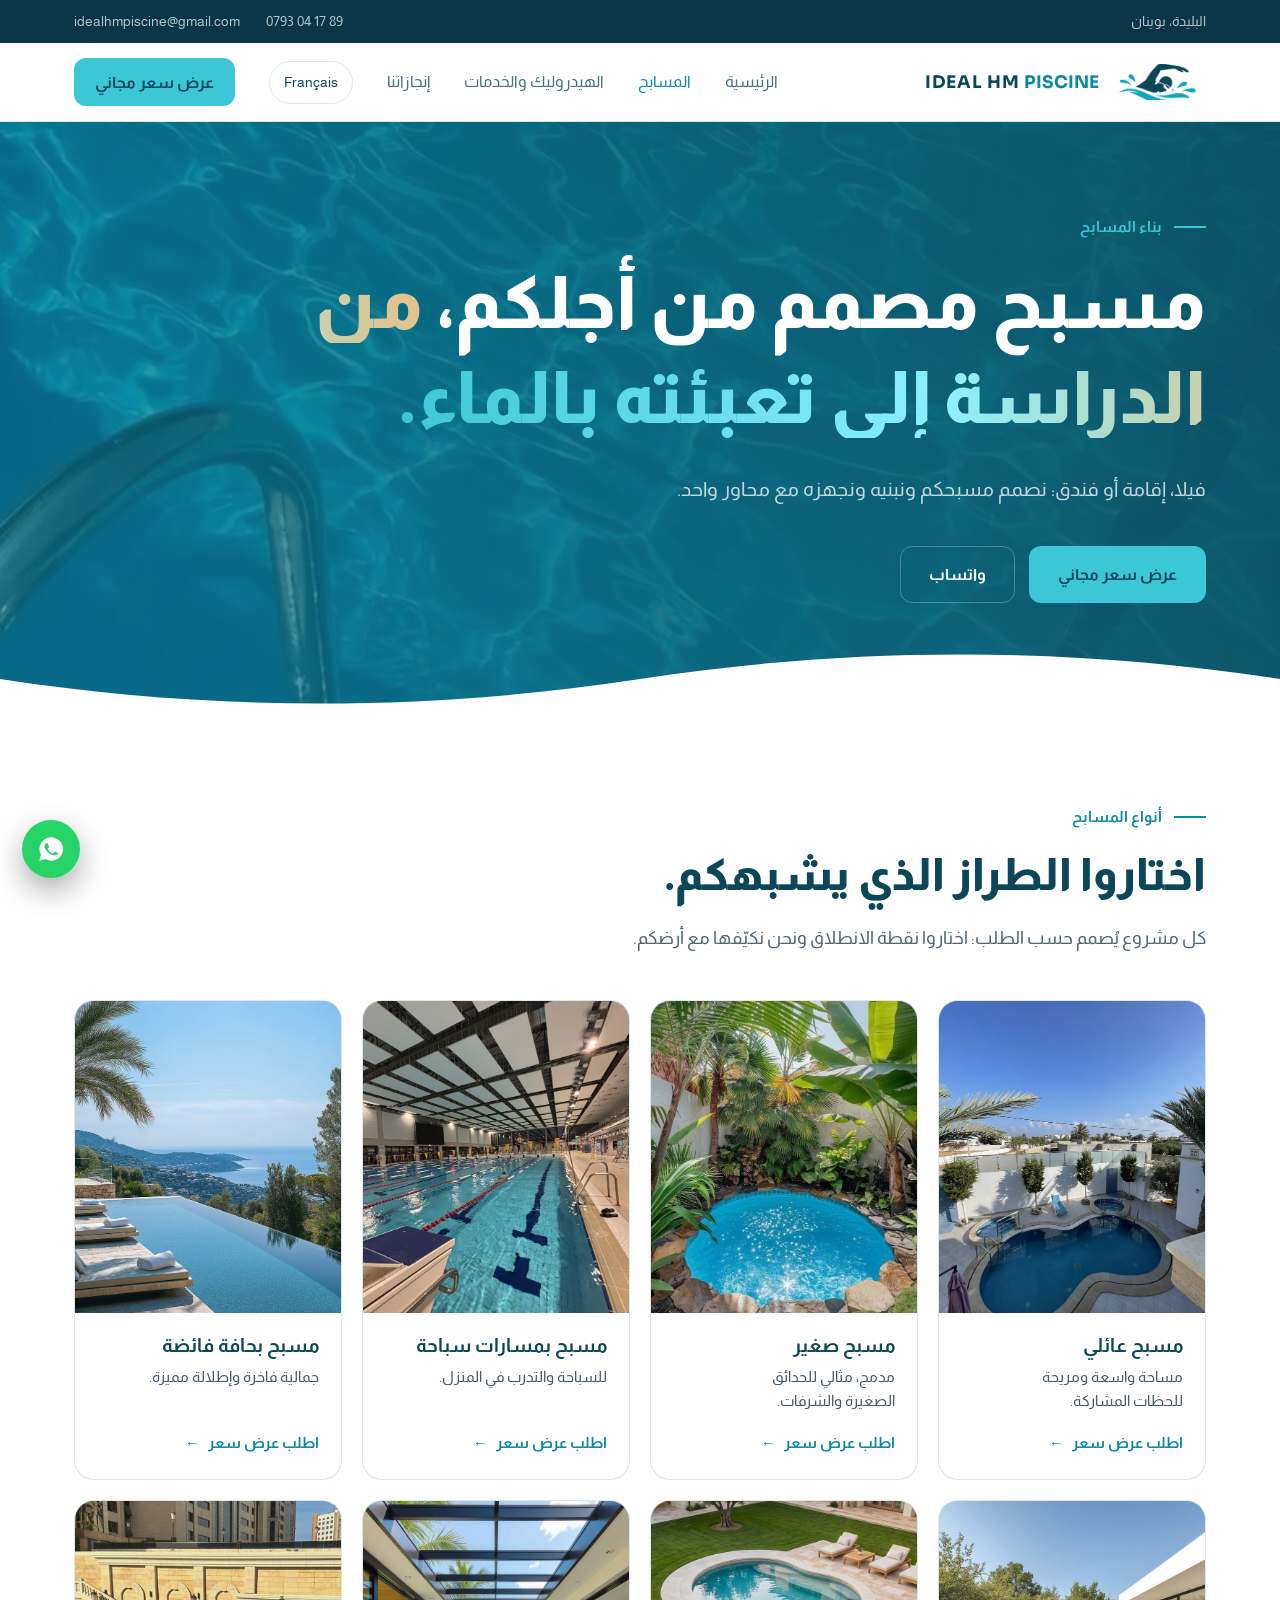
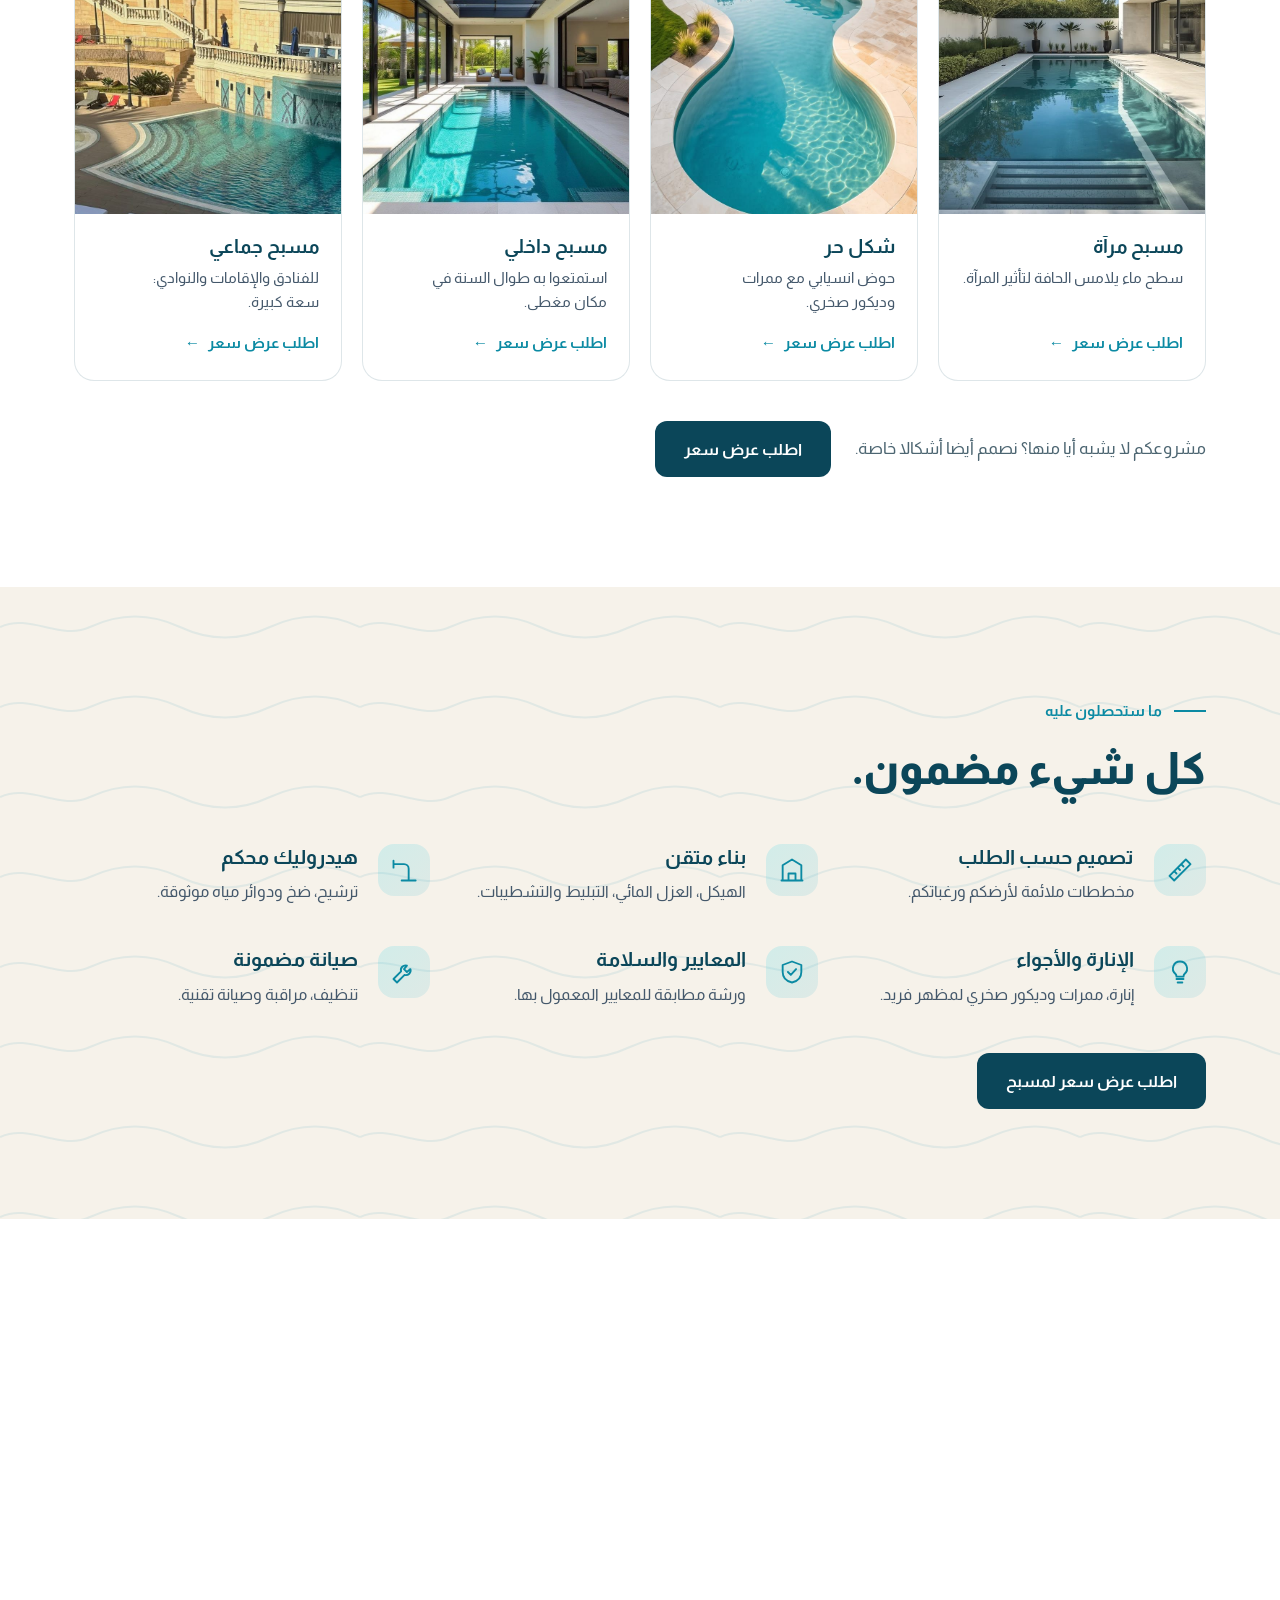
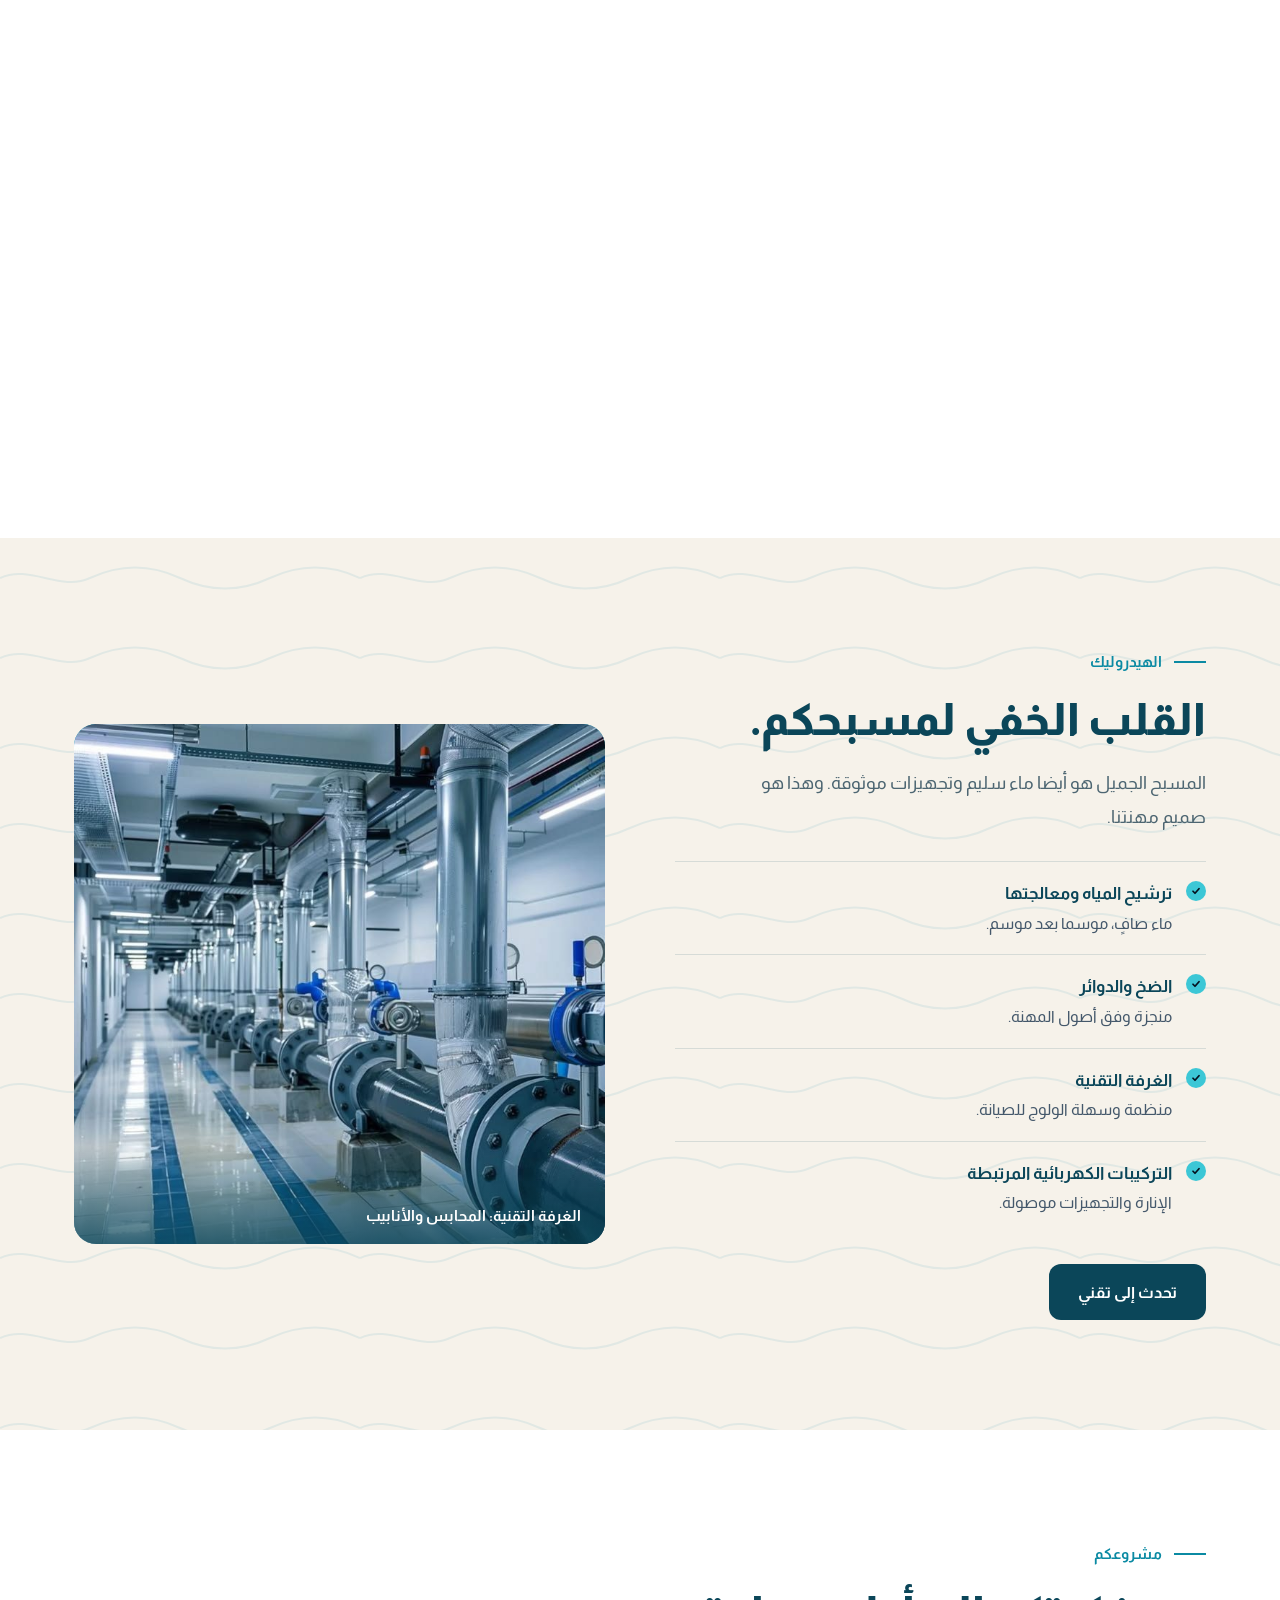
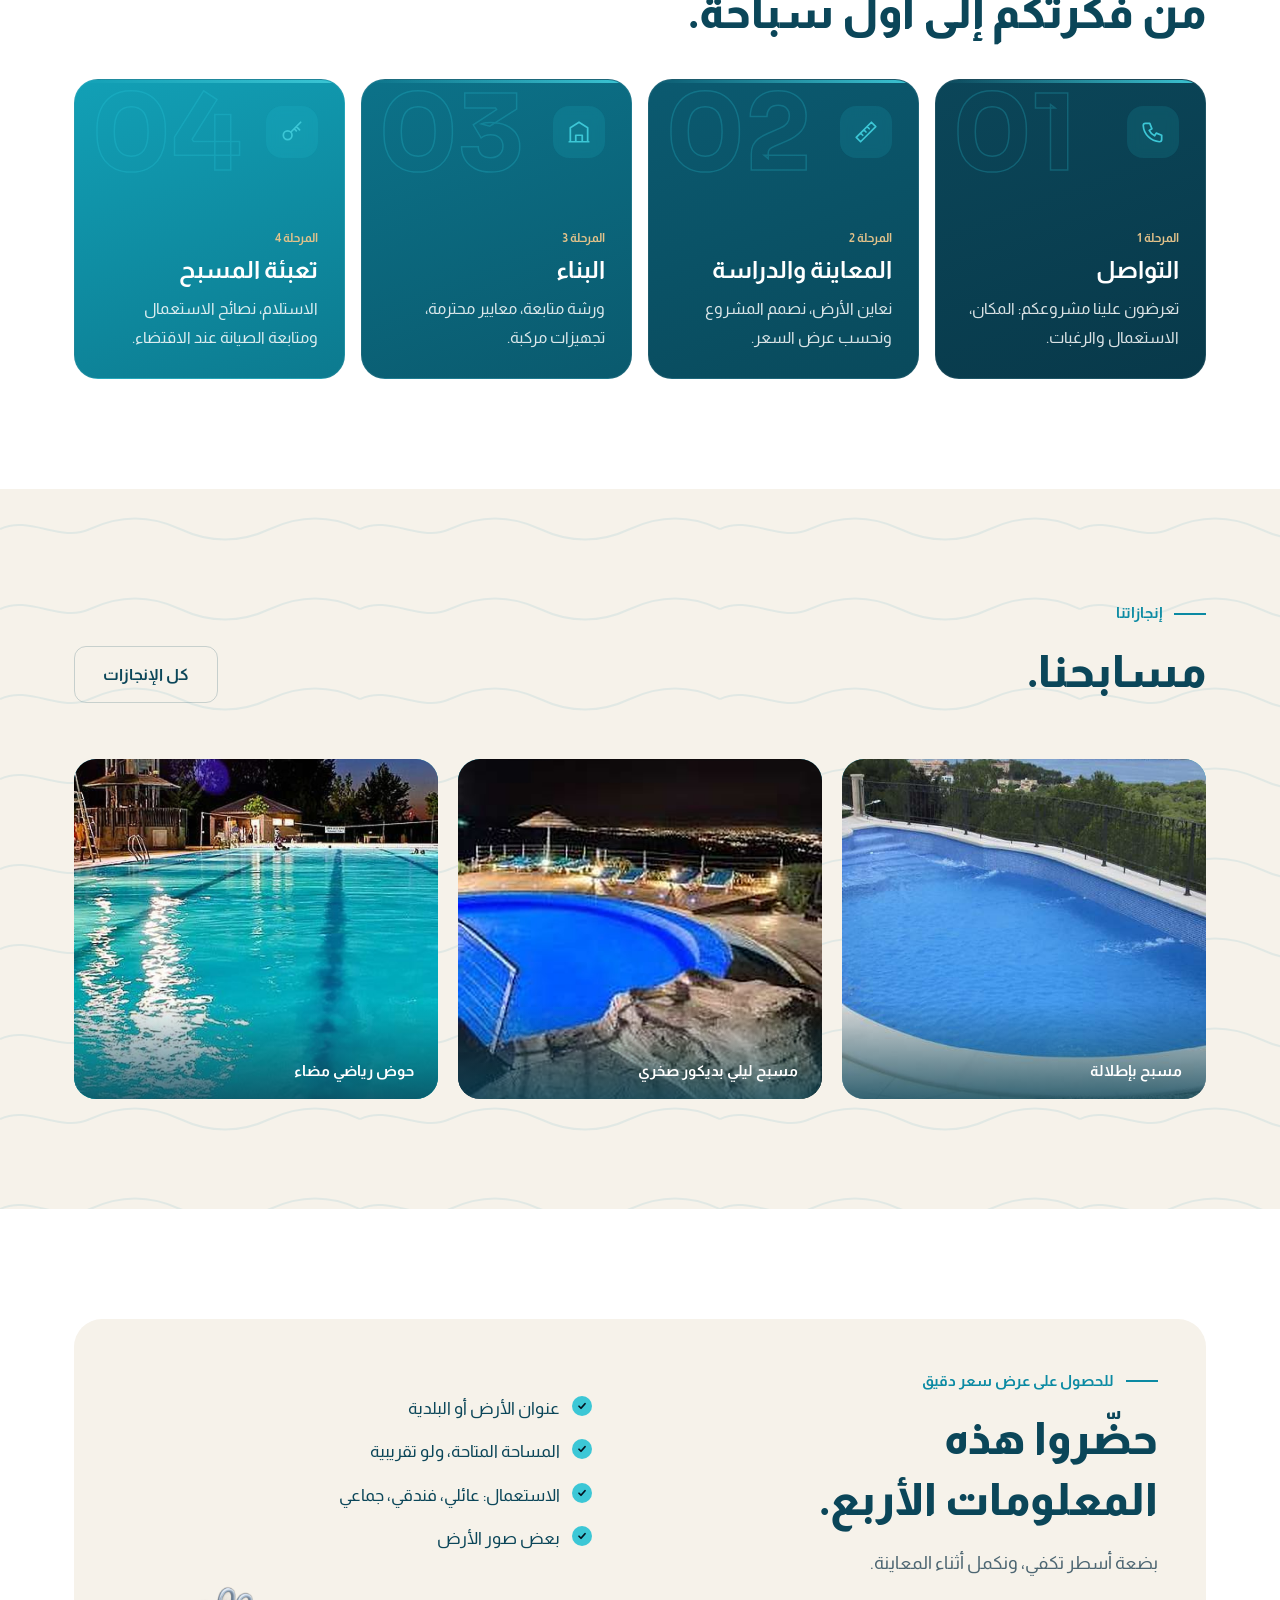
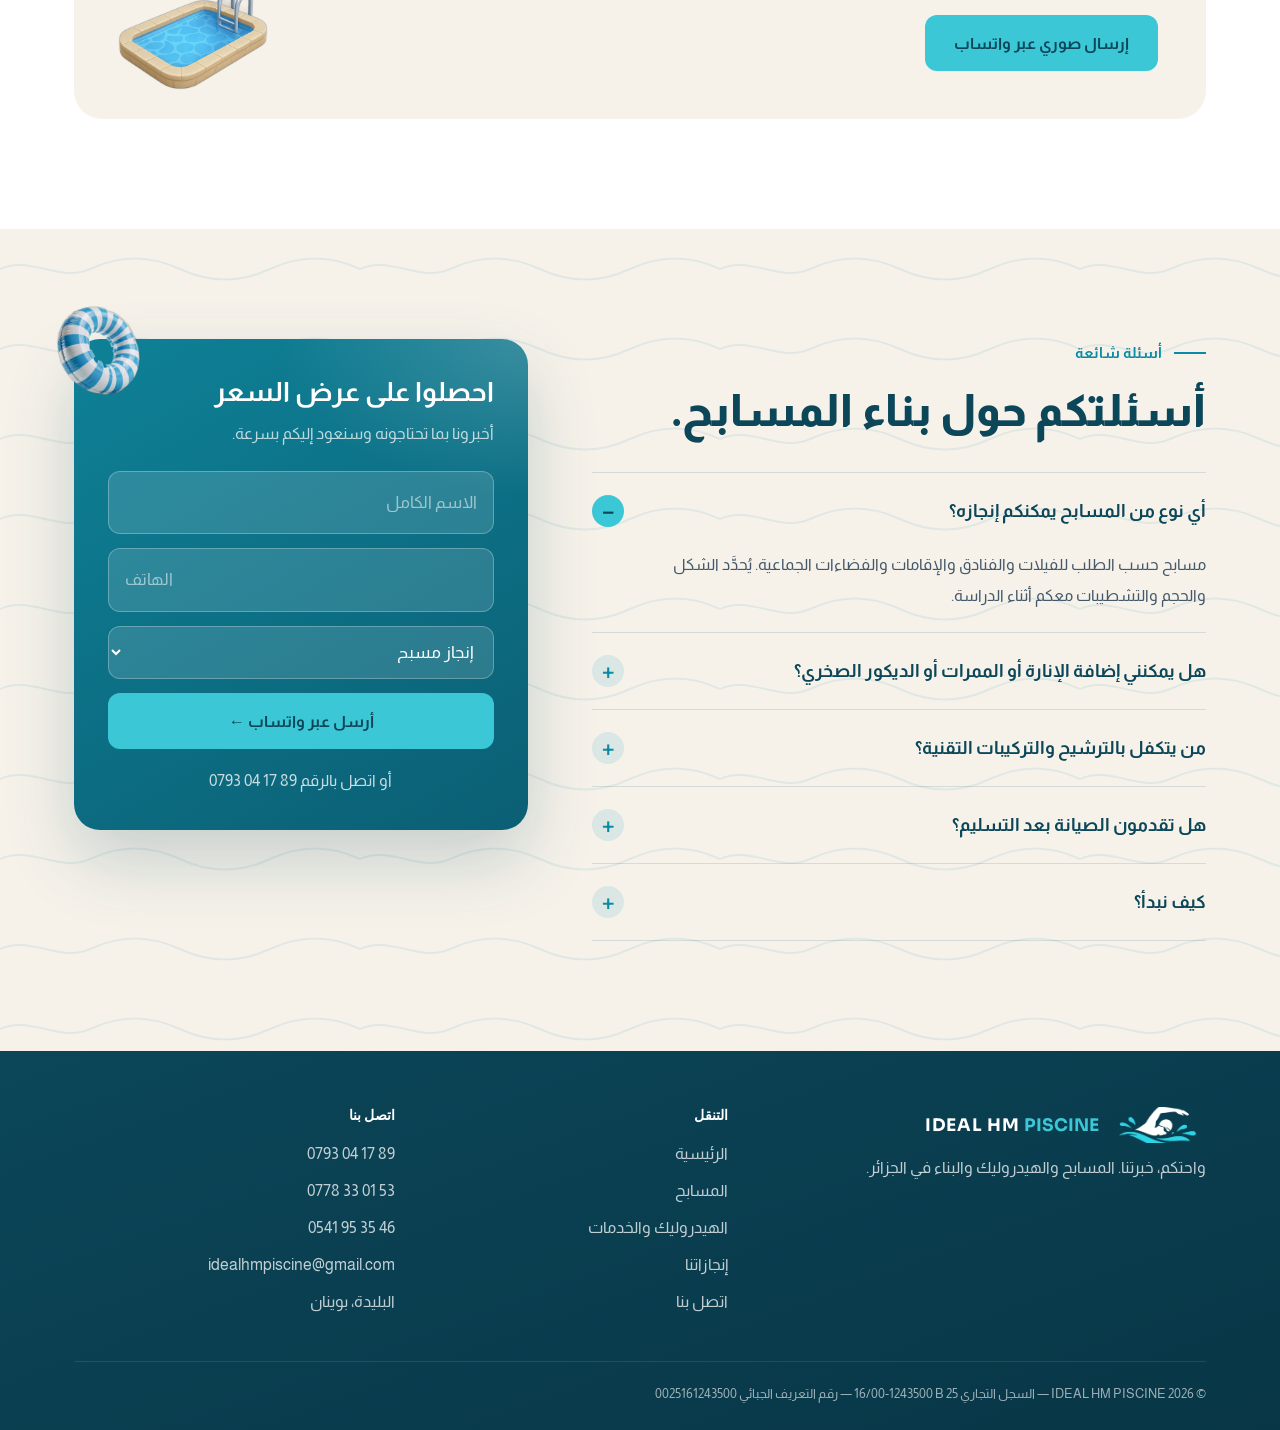
<file: ar/piscines.html>
<!doctype html><html lang="ar" dir="rtl"><head><meta charset="utf-8"><meta name="viewport" content="width=device-width,initial-scale=1">
<title>بناء المسابح في الجزائر | Ideal HM Piscine</title><link rel="canonical" href="https://ideal-piscine.vercel.app/ar/piscines"><link rel="alternate" hreflang="fr" href="https://ideal-piscine.vercel.app/piscines"><link rel="alternate" hreflang="ar" href="https://ideal-piscine.vercel.app/ar/piscines"><meta name="twitter:card" content="summary_large_image"><meta name="description" content="دراسة وتصميم وبناء المسابح العصرية في الجزائر: السكنية والفندقية والجماعية. Ideal HM Piscine.">
<meta property="og:title" content="بناء المسابح في الجزائر | Ideal HM Piscine"><meta property="og:description" content="دراسة وتصميم وبناء المسابح العصرية في الجزائر: السكنية والفندقية والجماعية. Ideal HM Piscine."><meta property="og:image" content="https://ideal-piscine.vercel.app/assets/og.jpg">
<link rel="icon" href="/assets/mark-white.png"><link rel="preconnect" href="https://fonts.googleapis.com"><link rel="preconnect" href="https://fonts.gstatic.com" crossorigin>
<script>document.documentElement.className="js"</script><link href="https://fonts.googleapis.com/css2?family=Sora:wght@500;600;700&family=Inter:wght@400;500;600&family=Almarai:wght@300;400;700;800&display=swap" rel="stylesheet"><link rel="stylesheet" href="/assets/style.css"></head><body><svg width="0" height="0" style="position:absolute" aria-hidden="true"><symbol id="i-pool" viewBox="0 0 24 24"><path d="M3 17c2 0 2-1.5 4.5-1.5S10 17 12 17s2.500-1.500 4.500-1.500S19 17 21 17M3 21c2 0 2-1.5 4.500-1.500S10 21 12 21s2.500-1.500 4.500-1.500S19 21 21 21M8 13V5a2 2 0 0 1 4 0M14 13V5a2 2 0 0 1 4 0M8 9h6"/></symbol><symbol id="i-drop" viewBox="0 0 24 24"><path d="M12 3c3 4 6 7 6 11a6 6 0 0 1-12 0c0-4 3-7 6-11z"/></symbol><symbol id="i-build" viewBox="0 0 24 24"><path d="M4 21V8l8-5 8 5v13M9 21v-6h6v6M3 21h18"/></symbol><symbol id="i-bolt" viewBox="0 0 24 24"><path d="M13 2L4 14h7l-1 8 9-12h-7z"/></symbol><symbol id="i-snow" viewBox="0 0 24 24"><path d="M12 2v20M4.500 7l15 10M19.500 7l-15 10"/></symbol><symbol id="i-wrench" viewBox="0 0 24 24"><path d="M14.500 6.500a4 4 0 0 0-5 5L3 18l3 3 6.500-6.500a4 4 0 0 0 5-5L14.500 12 12 9.500z"/></symbol><symbol id="i-search" viewBox="0 0 24 24"><circle cx="11" cy="11" r="7"/><path d="M20 20l-4-4"/></symbol><symbol id="i-pipe" viewBox="0 0 24 24"><path d="M3 7h9a4 4 0 0 1 4 4v10M10 21h12M3 4v6"/></symbol><symbol id="i-ruler" viewBox="0 0 24 24"><path d="M3 17L17 3l4 4L7 21zM7 13l2 2M10 10l2 2M13 7l2 2"/></symbol><symbol id="i-shield" viewBox="0 0 24 24"><path d="M12 3l8 3v6c0 5-3.500 8-8 9-4.500-1-8-4-8-9V6zM8.500 12l2.500 2.500 4.500-5"/></symbol><symbol id="i-clock" viewBox="0 0 24 24"><circle cx="12" cy="12" r="9"/><path d="M12 7v5l3 2"/></symbol><symbol id="i-eye" viewBox="0 0 24 24"><path d="M2 12s4-7 10-7 10 7 10 7-4 7-10 7S2 12 2 12z"/><circle cx="12" cy="12" r="3"/></symbol><symbol id="i-hotel" viewBox="0 0 24 24"><path d="M4 21V5a1 1 0 0 1 1-1h9a1 1 0 0 1 1 1v16M15 10h4a1 1 0 0 1 1 1v10M3 21h18M8 8h3M8 12h3M8 16h3"/></symbol><symbol id="i-light" viewBox="0 0 24 24"><path d="M9 18h6M10 21h4M12 3a6 6 0 0 0-4 10.500c.7.700 1 1.500 1 2.500h6c0-1 .3-1.800 1-2.500A6 6 0 0 0 12 3z"/></symbol><symbol id="i-phone" viewBox="0 0 24 24"><path d="M5 4h4l2 5-2.500 1.500a11 11 0 0 0 5 5L15 13l5 2v4a2 2 0 0 1-2 2A16 16 0 0 1 3 6a2 2 0 0 1 2-2z"/></symbol><symbol id="i-key" viewBox="0 0 24 24"><circle cx="8" cy="15" r="4"/><path d="M11 12l9-9M16 7l3 3M14 9l2 2"/></symbol></svg><div class="top"><div class="wrap"><span>البليدة، بوينان</span><span><a href="tel:+213793041789"><bdi dir="ltr">0793 04 17 89</bdi></a><a href="mailto:idealhmpiscine@gmail.com">idealhmpiscine@gmail.com</a></span></div></div><header><div class="wrap nav"><a href="/ar" class="brand"><img src="/assets/mark-color.png" alt="Ideal HM Piscine"><span class="wm">IDEAL HM <b>PISCINE</b></span></a><button class="burger" aria-label="القائمة" aria-expanded="false">القائمة</button><nav class="links"><a href="/ar">الرئيسية</a><a href="/ar/piscines" class="on">المسابح</a><a href="/ar/services">الهيدروليك والخدمات</a><a href="/ar/realisations">إنجازاتنا</a><a class="lang" href="/piscines" hreflang="fr" lang="fr">Français</a><a href="/ar/contact" class="btn btn-y">عرض سعر مجاني</a></nav></div></header><main><section class="hero sm"><div class="hbg"><i class="b2"></i></div><div class="wrap"><p class="eyebrow" style="color:var(--aqua)">بناء المسابح</p><h1>مسبح مصمم من أجلكم، <em>من الدراسة إلى تعبئته بالماء.</em></h1><p>فيلا، إقامة أو فندق: نصمم مسبحكم ونبنيه ونجهزه مع محاور واحد.</p><div class="cta"><a class="btn btn-y" href="/ar/contact?s=%D8%A5%D9%86%D8%AC%D8%A7%D8%B2%20%D9%85%D8%B3%D8%A8%D8%AD">عرض سعر مجاني</a><a class="btn btn-o" href="https://wa.me/213793041789?text=%D9%85%D8%B1%D8%AD%D8%A8%D8%A7%D8%8C%20%D8%A3%D8%B1%D8%BA%D8%A8%20%D9%81%D9%8A%20%D8%A7%D9%84%D8%AD%D8%B5%D9%88%D9%84%20%D8%B9%D9%84%D9%89%20%D8%B9%D8%B1%D8%B6%20%D8%B3%D8%B9%D8%B1." target="_blank" rel="noopener">واتساب</a></div></div><svg class="wave" viewBox="0 0 1440 110" preserveAspectRatio="none"><path fill="#fff" d="M0 55c120 40 240 40 360 0s240-40 360 0 240 40 360 0 240-40 360 0V110H0z"/></svg></section><section id="types" class="tight"><svg width="0" height="0" style="position:absolute" aria-hidden="true"><defs><linearGradient id="gw" x1="0" y1="0" x2="1" y2="1"><stop offset="0" stop-color="#6fe6f2"/><stop offset="1" stop-color="#0e9fc0"/></linearGradient><linearGradient id="gm" x1="0" y1="0" x2="1" y2="1"><stop offset="0" stop-color="#2a7a9b"/><stop offset="1" stop-color="#0a2540"/></linearGradient><linearGradient id="gs" x1="0" y1="0" x2="0" y2="1"><stop offset="0" stop-color="#bdeef7"/><stop offset="1" stop-color="#1b86ab"/></linearGradient></defs><symbol id="t-familiale" viewBox="0 0 160 120"><rect width="160" height="120" fill="#e9dfca"/><path d="M0 24h160M0 48h160M0 72h160M0 96h160" stroke="#d8ccb2" stroke-width=".7"/><rect x="22" y="22" width="102" height="66" rx="18" fill="url(#gw)" stroke="#fbf7ee" stroke-width="3.5"/><rect x="26" y="66" width="28" height="19" rx="7" fill="#c9f6fa" fill-opacity=".85"/><path d="M60 44c10-6 18 6 28 0s16 6 26 0M52 58c9-5 16 5 25 0" stroke="#fff" stroke-opacity=".38" stroke-width="1.3" fill="none" stroke-linecap="round"/><rect x="134" y="28" width="14" height="28" rx="3" fill="#fff"/><rect x="136" y="30" width="10" height="9" rx="2" fill="#cfd8dc"/><rect x="134" y="64" width="14" height="28" rx="3" fill="#fff"/><rect x="136" y="66" width="10" height="9" rx="2" fill="#cfd8dc"/><circle cx="30" cy="104" r="7" fill="#3f9d5a"/><circle cx="28" cy="102" r="3.9" fill="#2d7d46"/><circle cx="112" cy="104" r="6" fill="#3f9d5a"/><circle cx="110" cy="102" r="3.3" fill="#2d7d46"/></symbol><symbol id="t-mini" viewBox="0 0 160 120"><rect width="160" height="120" fill="#e9dfca"/><path d="M0 24h160M0 48h160M0 72h160M0 96h160" stroke="#d8ccb2" stroke-width=".7"/><rect x="50" y="34" width="62" height="46" rx="11" fill="url(#gw)" stroke="#fbf7ee" stroke-width="3.5"/><path d="M62 52c7-5 13 5 20 0s12 5 18 0" stroke="#fff" stroke-opacity=".38" stroke-width="1.3" fill="none" stroke-linecap="round"/><rect x="122" y="40" width="14" height="28" rx="3" fill="#fff"/><rect x="124" y="42" width="10" height="9" rx="2" fill="#cfd8dc"/><circle cx="30" cy="30" r="9" fill="#3f9d5a"/><circle cx="28" cy="28" r="5.0" fill="#2d7d46"/><circle cx="134" cy="100" r="8" fill="#3f9d5a"/><circle cx="132" cy="98" r="4.4" fill="#2d7d46"/><circle cx="24" cy="92" r="6" fill="#3f9d5a"/><circle cx="22" cy="90" r="3.3" fill="#2d7d46"/></symbol><symbol id="t-couloir-de-nage" viewBox="0 0 160 120"><rect width="160" height="120" fill="#e9dfca"/><path d="M0 24h160M0 48h160M0 72h160M0 96h160" stroke="#d8ccb2" stroke-width=".7"/><rect x="10" y="34" width="140" height="52" rx="5" fill="url(#gw)" stroke="#fbf7ee" stroke-width="3.5"/><path d="M10 51.3h140M10 68.7h140" stroke="#0a2540" stroke-opacity=".4" stroke-width="1.5" stroke-dasharray="6 5"/><path d="M18 34v52M142 34v52" stroke="#0a2540" stroke-opacity=".3" stroke-width="1.2"/><path d="M40 44c8-4 14 4 22 0s14 4 22 0" stroke="#fff" stroke-opacity=".38" stroke-width="1.3" fill="none" stroke-linecap="round"/><circle cx="20" cy="102" r="7" fill="#3f9d5a"/><circle cx="18" cy="100" r="3.9" fill="#2d7d46"/><circle cx="140" cy="104" r="6" fill="#3f9d5a"/><circle cx="138" cy="102" r="3.3" fill="#2d7d46"/></symbol><symbol id="t-debordement" viewBox="0 0 160 120"><rect width="160" height="120" fill="url(#gs)"/><circle cx="130" cy="24" r="9" fill="#fff" fill-opacity=".75"/><path d="M0 58h160" stroke="#fff" stroke-opacity=".5" stroke-width="1"/><path d="M0 58V120H160V58z" fill="#e9dfca" opacity="0"/><rect y="64" width="160" height="56" fill="#e9dfca"/><path d="M14 64h132v36a10 10 0 0 1-10 10H24a10 10 0 0 1-10-10z" fill="url(#gw)" stroke="#fbf7ee" stroke-width="3.5"/><path d="M14 64h132" stroke="#fff" stroke-width="2.5"/><path d="M30 80c10-5 18 5 28 0s18 5 28 0s16 5 24 0" stroke="#fff" stroke-opacity=".38" stroke-width="1.3" fill="none" stroke-linecap="round"/></symbol><symbol id="t-miroir" viewBox="0 0 160 120"><rect width="160" height="120" fill="#e9dfca"/><path d="M0 24h160M0 48h160M0 72h160M0 96h160" stroke="#d8ccb2" stroke-width=".7"/><rect x="14" y="30" width="132" height="52" rx="3" fill="url(#gm)" stroke="#fbf7ee" stroke-width="3"/><path d="M28 44h54M52 54h72M36 66h46M96 70h32" stroke="#fff" stroke-opacity=".4" stroke-width="1.5" stroke-linecap="round"/><circle cx="24" cy="100" r="8" fill="#3f9d5a"/><circle cx="22" cy="98" r="4.4" fill="#2d7d46"/><circle cx="136" cy="98" r="7" fill="#3f9d5a"/><circle cx="134" cy="96" r="3.9" fill="#2d7d46"/><rect x="112" y="92" width="14" height="16" rx="3" fill="#fff"/><rect x="114" y="94" width="10" height="9" rx="2" fill="#cfd8dc"/></symbol><symbol id="t-forme-libre" viewBox="0 0 160 120"><rect width="160" height="120" fill="#e9dfca"/><path d="M0 24h160M0 48h160M0 72h160M0 96h160" stroke="#d8ccb2" stroke-width=".7"/><path d="M26 58c-8-22 14-38 38-33s30-12 52-4 28 26 8 42-38 8-54 16-34-2-44-21z" fill="url(#gw)" stroke="#fbf7ee" stroke-width="3.5"/><circle cx="30" cy="70" r="6" fill="#9aa5ad"/><circle cx="29" cy="69" r="3.3" fill="#b8c2c9"/><circle cx="40" cy="86" r="5" fill="#9aa5ad"/><circle cx="39" cy="85" r="2.8" fill="#b8c2c9"/><circle cx="62" cy="94" r="6" fill="#9aa5ad"/><circle cx="61" cy="93" r="3.3" fill="#b8c2c9"/><circle cx="86" cy="100" r="5" fill="#9aa5ad"/><circle cx="85" cy="99" r="2.8" fill="#b8c2c9"/><circle cx="112" cy="84" r="6" fill="#9aa5ad"/><circle cx="111" cy="83" r="3.3" fill="#b8c2c9"/><circle cx="132" cy="64" r="5" fill="#9aa5ad"/><circle cx="131" cy="63" r="2.8" fill="#b8c2c9"/><circle cx="126" cy="36" r="6" fill="#9aa5ad"/><circle cx="125" cy="35" r="3.3" fill="#b8c2c9"/><circle cx="98" cy="24" r="5" fill="#9aa5ad"/><circle cx="97" cy="23" r="2.8" fill="#b8c2c9"/><path d="M56 48c8-5 15 4 24 0s14 5 22 0M48 66c8-4 14 4 22 0" stroke="#fff" stroke-opacity=".38" stroke-width="1.3" fill="none" stroke-linecap="round"/><circle cx="18" cy="28" r="9" fill="#3f9d5a"/><circle cx="16" cy="26" r="5.0" fill="#2d7d46"/><circle cx="142" cy="100" r="8" fill="#3f9d5a"/><circle cx="140" cy="98" r="4.4" fill="#2d7d46"/></symbol><symbol id="t-interieure" viewBox="0 0 160 120"><rect width="160" height="120" fill="#f1efe8"/><rect x="0" y="0" width="160" height="30" fill="#cfeff6"/><path d="M40 0v30M80 0v30M120 0v30M0 30h160" stroke="#fff" stroke-width="2.5"/><path d="M0 50h160M0 70h160M0 90h160M0 110h160M32 30v90M64 30v90M96 30v90M128 30v90" stroke="#e0dccf" stroke-width=".7"/><rect x="24" y="44" width="112" height="60" rx="9" fill="url(#gw)" stroke="#fbf7ee" stroke-width="3.5"/><path d="M44 62c9-5 16 5 25 0s16 5 25 0" stroke="#fff" stroke-opacity=".38" stroke-width="1.3" fill="none" stroke-linecap="round"/><circle cx="12" cy="106" r="6" fill="#3f9d5a"/><circle cx="10" cy="104" r="3.3" fill="#2d7d46"/></symbol><symbol id="t-collective" viewBox="0 0 160 120"><rect width="160" height="120" fill="#e9dfca"/><path d="M0 24h160M0 48h160M0 72h160M0 96h160" stroke="#d8ccb2" stroke-width=".7"/><rect x="8" y="22" width="100" height="78" rx="9" fill="url(#gw)" stroke="#fbf7ee" stroke-width="3.5"/><path d="M8 48h100M8 74h100" stroke="#0a2540" stroke-opacity=".35" stroke-width="1.4" stroke-dasharray="6 5"/><rect x="116" y="22" width="36" height="40" rx="8" fill="url(#gw)" stroke="#fbf7ee" stroke-width="3.5"/><path d="M24 38c8-4 14 4 22 0s14 4 22 0" stroke="#fff" stroke-opacity=".38" stroke-width="1.3" fill="none" stroke-linecap="round"/><circle cx="134" cy="90" r="11" fill="#fff"/><circle cx="134" cy="90" r="6" fill="#f2c879"/><circle cx="114" cy="106" r="7" fill="#fff"/><circle cx="114" cy="106" r="4" fill="#f2c879"/></symbol></svg><div class="wrap"><p class="eyebrow">أنواع المسابح</p><h2>اختاروا الطراز الذي يشبهكم.</h2><p class="lead">كل مشروع يُصمم حسب الطلب: اختاروا نقطة الانطلاق ونحن نكيّفها مع أرضكم.</p><div class="types"><a class="tp rv" href="/ar/contact?s=%D9%85%D8%B3%D8%A8%D8%AD%20%D8%B9%D8%A7%D8%A6%D9%84%D9%8A"><div class="tpi"><svg class="pl" viewBox="0 0 160 120" preserveAspectRatio="xMidYMid slice"><use href="#t-familiale"/></svg><img src="/assets/type-familiale.jpg" alt="مسبح عائلي" loading="lazy" onerror="this.remove()"></div><div class="tpb"><h3>مسبح عائلي</h3><p>مساحة واسعة ومريحة للحظات المشاركة.</p><span class="more">اطلب عرض سعر <i>←</i></span></div></a><a class="tp rv" href="/ar/contact?s=%D9%85%D8%B3%D8%A8%D8%AD%20%D8%B5%D8%BA%D9%8A%D8%B1"><div class="tpi"><svg class="pl" viewBox="0 0 160 120" preserveAspectRatio="xMidYMid slice"><use href="#t-mini"/></svg><img src="/assets/type-mini.jpg" alt="مسبح صغير" loading="lazy" onerror="this.remove()"></div><div class="tpb"><h3>مسبح صغير</h3><p>مدمج، مثالي للحدائق الصغيرة والشرفات.</p><span class="more">اطلب عرض سعر <i>←</i></span></div></a><a class="tp rv" href="/ar/contact?s=%D9%85%D8%B3%D8%A8%D8%AD%20%D8%A8%D9%85%D8%B3%D8%A7%D8%B1%D8%A7%D8%AA%20%D8%B3%D8%A8%D8%A7%D8%AD%D8%A9"><div class="tpi"><svg class="pl" viewBox="0 0 160 120" preserveAspectRatio="xMidYMid slice"><use href="#t-couloir-de-nage"/></svg><img src="/assets/type-couloir-de-nage.jpg" alt="مسبح بمسارات سباحة" loading="lazy" onerror="this.remove()"></div><div class="tpb"><h3>مسبح بمسارات سباحة</h3><p>للسباحة والتدرب في المنزل.</p><span class="more">اطلب عرض سعر <i>←</i></span></div></a><a class="tp rv" href="/ar/contact?s=%D9%85%D8%B3%D8%A8%D8%AD%20%D8%A8%D8%AD%D8%A7%D9%81%D8%A9%20%D9%81%D8%A7%D8%A6%D8%B6%D8%A9"><div class="tpi"><svg class="pl" viewBox="0 0 160 120" preserveAspectRatio="xMidYMid slice"><use href="#t-debordement"/></svg><img src="/assets/type-debordement.jpg" alt="مسبح بحافة فائضة" loading="lazy" onerror="this.remove()"></div><div class="tpb"><h3>مسبح بحافة فائضة</h3><p>جمالية فاخرة وإطلالة مميزة.</p><span class="more">اطلب عرض سعر <i>←</i></span></div></a><a class="tp rv" href="/ar/contact?s=%D9%85%D8%B3%D8%A8%D8%AD%20%D9%85%D8%B1%D8%A2%D8%A9"><div class="tpi"><svg class="pl" viewBox="0 0 160 120" preserveAspectRatio="xMidYMid slice"><use href="#t-miroir"/></svg><img src="/assets/type-miroir.jpg" alt="مسبح مرآة" loading="lazy" onerror="this.remove()"></div><div class="tpb"><h3>مسبح مرآة</h3><p>سطح ماء يلامس الحافة لتأثير المرآة.</p><span class="more">اطلب عرض سعر <i>←</i></span></div></a><a class="tp rv" href="/ar/contact?s=%D8%B4%D9%83%D9%84%20%D8%AD%D8%B1"><div class="tpi"><svg class="pl" viewBox="0 0 160 120" preserveAspectRatio="xMidYMid slice"><use href="#t-forme-libre"/></svg><img src="/assets/type-forme-libre.jpg" alt="شكل حر" loading="lazy" onerror="this.remove()"></div><div class="tpb"><h3>شكل حر</h3><p>حوض انسيابي مع ممرات وديكور صخري.</p><span class="more">اطلب عرض سعر <i>←</i></span></div></a><a class="tp rv" href="/ar/contact?s=%D9%85%D8%B3%D8%A8%D8%AD%20%D8%AF%D8%A7%D8%AE%D9%84%D9%8A"><div class="tpi"><svg class="pl" viewBox="0 0 160 120" preserveAspectRatio="xMidYMid slice"><use href="#t-interieure"/></svg><img src="/assets/type-interieure.jpg" alt="مسبح داخلي" loading="lazy" onerror="this.remove()"></div><div class="tpb"><h3>مسبح داخلي</h3><p>استمتعوا به طوال السنة في مكان مغطى.</p><span class="more">اطلب عرض سعر <i>←</i></span></div></a><a class="tp rv" href="/ar/contact?s=%D9%85%D8%B3%D8%A8%D8%AD%20%D8%AC%D9%85%D8%A7%D8%B9%D9%8A"><div class="tpi"><svg class="pl" viewBox="0 0 160 120" preserveAspectRatio="xMidYMid slice"><use href="#t-collective"/></svg><img src="/assets/type-collective.jpg" alt="مسبح جماعي" loading="lazy" onerror="this.remove()"></div><div class="tpb"><h3>مسبح جماعي</h3><p>للفنادق والإقامات والنوادي: سعة كبيرة.</p><span class="more">اطلب عرض سعر <i>←</i></span></div></a></div><div class="tfoot"><p class="tnote">مشروعكم لا يشبه أيا منها؟ نصمم أيضا أشكالا خاصة.</p><a class="btn btn-b" href="/ar/contact">اطلب عرض سعر</a></div></div></section><section class="alt"><div class="wrap"><p class="eyebrow">ما ستحصلون عليه</p><h2>كل شيء مضمون.</h2><div class="trio six"><div class="why"><span class="ic"><svg><use href="#i-ruler"/></svg></span><div><h3>تصميم حسب الطلب</h3><p>مخططات ملائمة لأرضكم ورغباتكم.</p></div></div><div class="why"><span class="ic"><svg><use href="#i-build"/></svg></span><div><h3>بناء متقن</h3><p>الهيكل، العزل المائي، التبليط والتشطيبات.</p></div></div><div class="why"><span class="ic"><svg><use href="#i-pipe"/></svg></span><div><h3>هيدروليك محكم</h3><p>ترشيح، ضخ ودوائر مياه موثوقة.</p></div></div><div class="why"><span class="ic"><svg><use href="#i-light"/></svg></span><div><h3>الإنارة والأجواء</h3><p>إنارة، ممرات وديكور صخري لمظهر فريد.</p></div></div><div class="why"><span class="ic"><svg><use href="#i-shield"/></svg></span><div><h3>المعايير والسلامة</h3><p>ورشة مطابقة للمعايير المعمول بها.</p></div></div><div class="why"><span class="ic"><svg><use href="#i-wrench"/></svg></span><div><h3>صيانة مضمونة</h3><p>تنظيف، مراقبة وصيانة تقنية.</p></div></div></div><div class="cta" style="margin-top:44px"><a class="btn btn-b" href="/ar/contact?s=%D8%A5%D9%86%D8%AC%D8%A7%D8%B2%20%D9%85%D8%B3%D8%A8%D8%AD">اطلب عرض سعر لمسبح</a></div></div></section><section><div class="wrap split"><div class="collage rv"><img class="c1" src="/assets/work-1.jpg" alt="مسبح منجز" loading="lazy" onerror="this.remove()"><img class="c2" src="/assets/work-2.jpg" alt="مسبح ليلي" loading="lazy" onerror="this.remove()"></div><div class="rv"><p class="eyebrow">محاور واحد</p><h2>من المخطط إلى التسليم، دون تشتيت.</h2><p class="lead">لا حاجة لتنسيق الحرفيين: ندير المشروع من البداية إلى النهاية.</p><ul class="check"><li><b>الدراسة والمخططات</b><span>ملائمة لأرضكم وميزانيتكم.</span></li><li><b>البناء</b><span>الحفر، الهيكل، العزل المائي، التبليط.</span></li><li><b>التجهيزات</b><span>الترشيح، الضخ، الإنارة.</span></li><li><b>تسليم الورشة</b><span>الاستلام ونصائح الصيانة.</span></li></ul><a class="btn btn-b" href="/ar/contact?s=%D8%A5%D9%86%D8%AC%D8%A7%D8%B2%20%D9%85%D8%B3%D8%A8%D8%AD">اطلب عرض سعر</a></div></div></section><section class="alt"><div class="wrap split rev"><div class="rv"><p class="eyebrow">الهيدروليك</p><h2>القلب الخفي لمسبحكم.</h2><p class="lead">المسبح الجميل هو أيضا ماء سليم وتجهيزات موثوقة. وهذا هو صميم مهنتنا.</p><ul class="check"><li><b>ترشيح المياه ومعالجتها</b><span>ماء صافٍ، موسما بعد موسم.</span></li><li><b>الضخ والدوائر</b><span>منجزة وفق أصول المهنة.</span></li><li><b>الغرفة التقنية</b><span>منظمة وسهلة الولوج للصيانة.</span></li><li><b>التركيبات الكهربائية المرتبطة</b><span>الإنارة والتجهيزات موصولة.</span></li></ul><a class="btn btn-b" href="/ar/contact?s=%D8%A7%D9%84%D8%A3%D8%B4%D8%BA%D8%A7%D9%84%20%D8%A7%D9%84%D9%87%D9%8A%D8%AF%D8%B1%D9%88%D9%84%D9%8A%D9%83%D9%8A%D8%A9">تحدث إلى تقني</a></div><div class="ph rv tall" data-t=""><img src="/assets/work-4.jpg" alt="الغرفة التقنية: المحابس والأنابيب" loading="lazy" onerror="this.remove()"><span>الغرفة التقنية: المحابس والأنابيب</span></div></div></section><section><div class="wrap"><div class="flow rv" style="border:0;margin:0;padding:0"><p class="eyebrow">مشروعكم</p><h2>من فكرتكم إلى أول سباحة.</h2><p class="hint">اسحب لاكتشاف المراحل</p><div class="sw"><div class="sc" data-n="01"><span class="si"><svg><use href="#i-phone"/></svg></span><div><small>المرحلة 1</small><h3>التواصل</h3><p>تعرضون علينا مشروعكم: المكان، الاستعمال والرغبات.</p></div></div><div class="sc" data-n="02"><span class="si"><svg><use href="#i-ruler"/></svg></span><div><small>المرحلة 2</small><h3>المعاينة والدراسة</h3><p>نعاين الأرض، نصمم المشروع ونحسب عرض السعر.</p></div></div><div class="sc" data-n="03"><span class="si"><svg><use href="#i-build"/></svg></span><div><small>المرحلة 3</small><h3>البناء</h3><p>ورشة متابعة، معايير محترمة، تجهيزات مركبة.</p></div></div><div class="sc" data-n="04"><span class="si"><svg><use href="#i-key"/></svg></span><div><small>المرحلة 4</small><h3>تعبئة المسبح</h3><p>الاستلام، نصائح الاستعمال ومتابعة الصيانة عند الاقتضاء.</p></div></div><a class="sc cta" href="/ar/contact"><span class="si"><svg><use href="#i-pool"/></svg></span><div><h3>هل أنتم جاهزون للبدء؟</h3><p>اطلبوا عرض السعر، وسنعود إليكم بسرعة.</p></div><span class="btn btn-b">اطلب عرض سعر ←</span></a></div><div class="prog"><i></i><i></i><i></i><i></i><i></i></div></div></div></section><section class="alt"><div class="wrap"><div class="head2"><div><p class="eyebrow">إنجازاتنا</p><h2>مسابحنا.</h2></div><a class="btn btn-line" href="/ar/realisations">كل الإنجازات</a></div><div class="gal u"><div class="ph rv " data-t=""><img src="/assets/work-1.jpg" alt="مسبح بإطلالة" loading="lazy" onerror="this.remove()"><span>مسبح بإطلالة</span></div><div class="ph rv " data-t=""><img src="/assets/work-2.jpg" alt="مسبح ليلي بديكور صخري" loading="lazy" onerror="this.remove()"><span>مسبح ليلي بديكور صخري</span></div><div class="ph rv " data-t=""><img src="/assets/work-3.jpg" alt="حوض رياضي مضاء" loading="lazy" onerror="this.remove()"><span>حوض رياضي مضاء</span></div></div></div></section><section><div class="wrap"><div class="panel rv"><div><p class="eyebrow">للحصول على عرض سعر دقيق</p><h2>حضّروا هذه المعلومات الأربع.</h2><p class="lead">بضعة أسطر تكفي، ونكمل أثناء المعاينة.</p></div><ul class="mini"><li>عنوان الأرض أو البلدية</li><li>المساحة المتاحة، ولو تقريبية</li><li>الاستعمال: عائلي، فندقي، جماعي</li><li>بعض صور الأرض</li></ul><a class="btn btn-y" style="grid-column:1/-1;justify-self:start" href="https://wa.me/213793041789?text=%D9%85%D8%B1%D8%AD%D8%A8%D8%A7%D8%8C%20%D9%87%D8%B0%D8%A7%20%D9%85%D8%B4%D8%B1%D9%88%D8%B9%20%D8%A7%D9%84%D9%85%D8%B3%D8%A8%D8%AD%20%D8%A7%D9%84%D8%AE%D8%A7%D8%B5%20%D8%A8%D9%8A." target="_blank" rel="noopener">إرسال صوري عبر واتساب</a></div></div></section><section class="alt"><div class="wrap"><div class="faqgrid"><div class="rv"><p class="eyebrow">أسئلة شائعة</p><h2>أسئلتكم حول بناء المسابح.</h2><div class="faq"><details open><summary>أي نوع من المسابح يمكنكم إنجازه؟</summary><p>مسابح حسب الطلب للفيلات والفنادق والإقامات والفضاءات الجماعية. يُحدَّد الشكل والحجم والتشطيبات معكم أثناء الدراسة.</p></details><details><summary>هل يمكنني إضافة الإنارة أو الممرات أو الديكور الصخري؟</summary><p>نعم، يمكن أن تكون الإنارة والممرات والتهيئة الخارجية جزءا من المشروع.</p></details><details><summary>من يتكفل بالترشيح والتركيبات التقنية؟</summary><p>نحن، فهذا صميم مهنتنا: الهيدروليك والضخ ودوائر المياه والتركيبات الكهربائية المرتبطة بها.</p></details><details><summary>هل تقدمون الصيانة بعد التسليم؟</summary><p>نعم، نضمن التنظيف والمراقبة والصيانة التقنية للتجهيزات.</p></details><details><summary>كيف نبدأ؟</summary><p>اتصلوا بنا مع تحديد المكان ورغباتكم. ننظم معاينة ثم نقدم عرض سعر مفصلا.</p></details></div></div><div class="qf rv"><h3>احصلوا على عرض السعر</h3><p>أخبرونا بما تحتاجونه وسنعود إليكم بسرعة.</p><form id="devis"><input name="nom" placeholder="الاسم الكامل" required autocomplete="name"><input name="tel" type="tel" placeholder="الهاتف" required autocomplete="tel"><select name="service" aria-label="الخدمة"><option selected>إنجاز مسبح</option><option>الأشغال الهيدروليكية</option><option>البحث عن التسربات / إصلاح</option><option>البناء</option><option>الكهرباء</option><option>التكييف والتدفئة</option><option>الصيانة</option></select><button class="btn btn-y" type="submit" style="justify-content:center">أرسل عبر واتساب ←</button></form><a class="qcall" href="tel:+213793041789">أو اتصل بالرقم <bdi dir="ltr">0793 04 17 89</bdi></a></div></div></div><script type="application/ld+json">{"@context": "https://schema.org", "@type": "FAQPage", "mainEntity": [{"@type": "Question", "name": "أي نوع من المسابح يمكنكم إنجازه؟", "acceptedAnswer": {"@type": "Answer", "text": "مسابح حسب الطلب للفيلات والفنادق والإقامات والفضاءات الجماعية. يُحدَّد الشكل والحجم والتشطيبات معكم أثناء الدراسة."}}, {"@type": "Question", "name": "هل يمكنني إضافة الإنارة أو الممرات أو الديكور الصخري؟", "acceptedAnswer": {"@type": "Answer", "text": "نعم، يمكن أن تكون الإنارة والممرات والتهيئة الخارجية جزءا من المشروع."}}, {"@type": "Question", "name": "من يتكفل بالترشيح والتركيبات التقنية؟", "acceptedAnswer": {"@type": "Answer", "text": "نحن، فهذا صميم مهنتنا: الهيدروليك والضخ ودوائر المياه والتركيبات الكهربائية المرتبطة بها."}}, {"@type": "Question", "name": "هل تقدمون الصيانة بعد التسليم؟", "acceptedAnswer": {"@type": "Answer", "text": "نعم، نضمن التنظيف والمراقبة والصيانة التقنية للتجهيزات."}}, {"@type": "Question", "name": "كيف نبدأ؟", "acceptedAnswer": {"@type": "Answer", "text": "اتصلوا بنا مع تحديد المكان ورغباتكم. ننظم معاينة ثم نقدم عرض سعر مفصلا."}}]}</script></section></main><footer><div class="wrap"><div class="fg"><div class="fb"><a href="/ar" class="brand"><img src="/assets/mark-white.png" alt=""><span class="wm">IDEAL HM <b>PISCINE</b></span></a><p>واحتكم، خبرتنا. المسابح والهيدروليك والبناء في الجزائر.</p></div><nav class="fn"><h4>التنقل</h4><a href="/ar" >الرئيسية</a><a href="/ar/piscines" >المسابح</a><a href="/ar/services" >الهيدروليك والخدمات</a><a href="/ar/realisations" >إنجازاتنا</a><a href="/ar/contact" >اتصل بنا</a></nav><div class="fc"><h4>اتصل بنا</h4><a href="tel:+213793041789"><bdi dir="ltr">0793 04 17 89</bdi></a><a href="tel:+213778330153"><bdi dir="ltr">0778 33 01 53</bdi></a><a href="tel:+213541953546"><bdi dir="ltr">0541 95 35 46</bdi></a><a href="mailto:idealhmpiscine@gmail.com">idealhmpiscine@gmail.com</a><span>البليدة، بوينان</span></div></div><div class="copy">© 2026 IDEAL HM PISCINE — السجل التجاري <bdi dir="ltr">16/00-1243500 B 25</bdi> — رقم التعريف الجبائي <bdi dir="ltr">0025161243500</bdi></div></div></footer><a class="wa" href="https://wa.me/213793041789?text=%D9%85%D8%B1%D8%AD%D8%A8%D8%A7%D8%8C%20%D8%A3%D8%B1%D8%BA%D8%A8%20%D9%81%D9%8A%20%D8%A7%D9%84%D8%AD%D8%B5%D9%88%D9%84%20%D8%B9%D9%84%D9%89%20%D8%B9%D8%B1%D8%B6%20%D8%B3%D8%B9%D8%B1." target="_blank" rel="noopener" aria-label="واتساب"><svg width="28" height="28" viewBox="0 0 24 24" fill="#fff"><path d="M12 2a10 10 0 0 0-8.6 15L2 22l5.2-1.4A10 10 0 1 0 12 2zm5.2 14.2c-.2.6-1.3 1.2-1.8 1.2-.5.1-1 .2-3.3-.7-2.8-1.2-4.6-4-4.7-4.2-.1-.2-1.1-1.500-1.100-2.800s.7-2 1-2.300c.2-.3.6-.3.8-.3h.6c.2 0 .5-.1.7.5l.9 2.200c.1.200.1.400 0 .600l-.4.600-.4.500c-.2.200-.3.400-.1.700.2.300.8 1.300 1.700 2.100 1.100 1 2.100 1.300 2.400 1.500.3.100.5.100.7-.1l1-1.200c.2-.3.4-.2.7-.1l2 1c.3.1.5.2.5.4.1.100.1.700-.1 1.300z"/></svg></a><div class="mbar"><a href="tel:+213793041789">اتصل</a><a class="p" href="/ar/contact">عرض سعر مجاني</a></div><script src="/assets/script.js"></script></body></html>
</file>
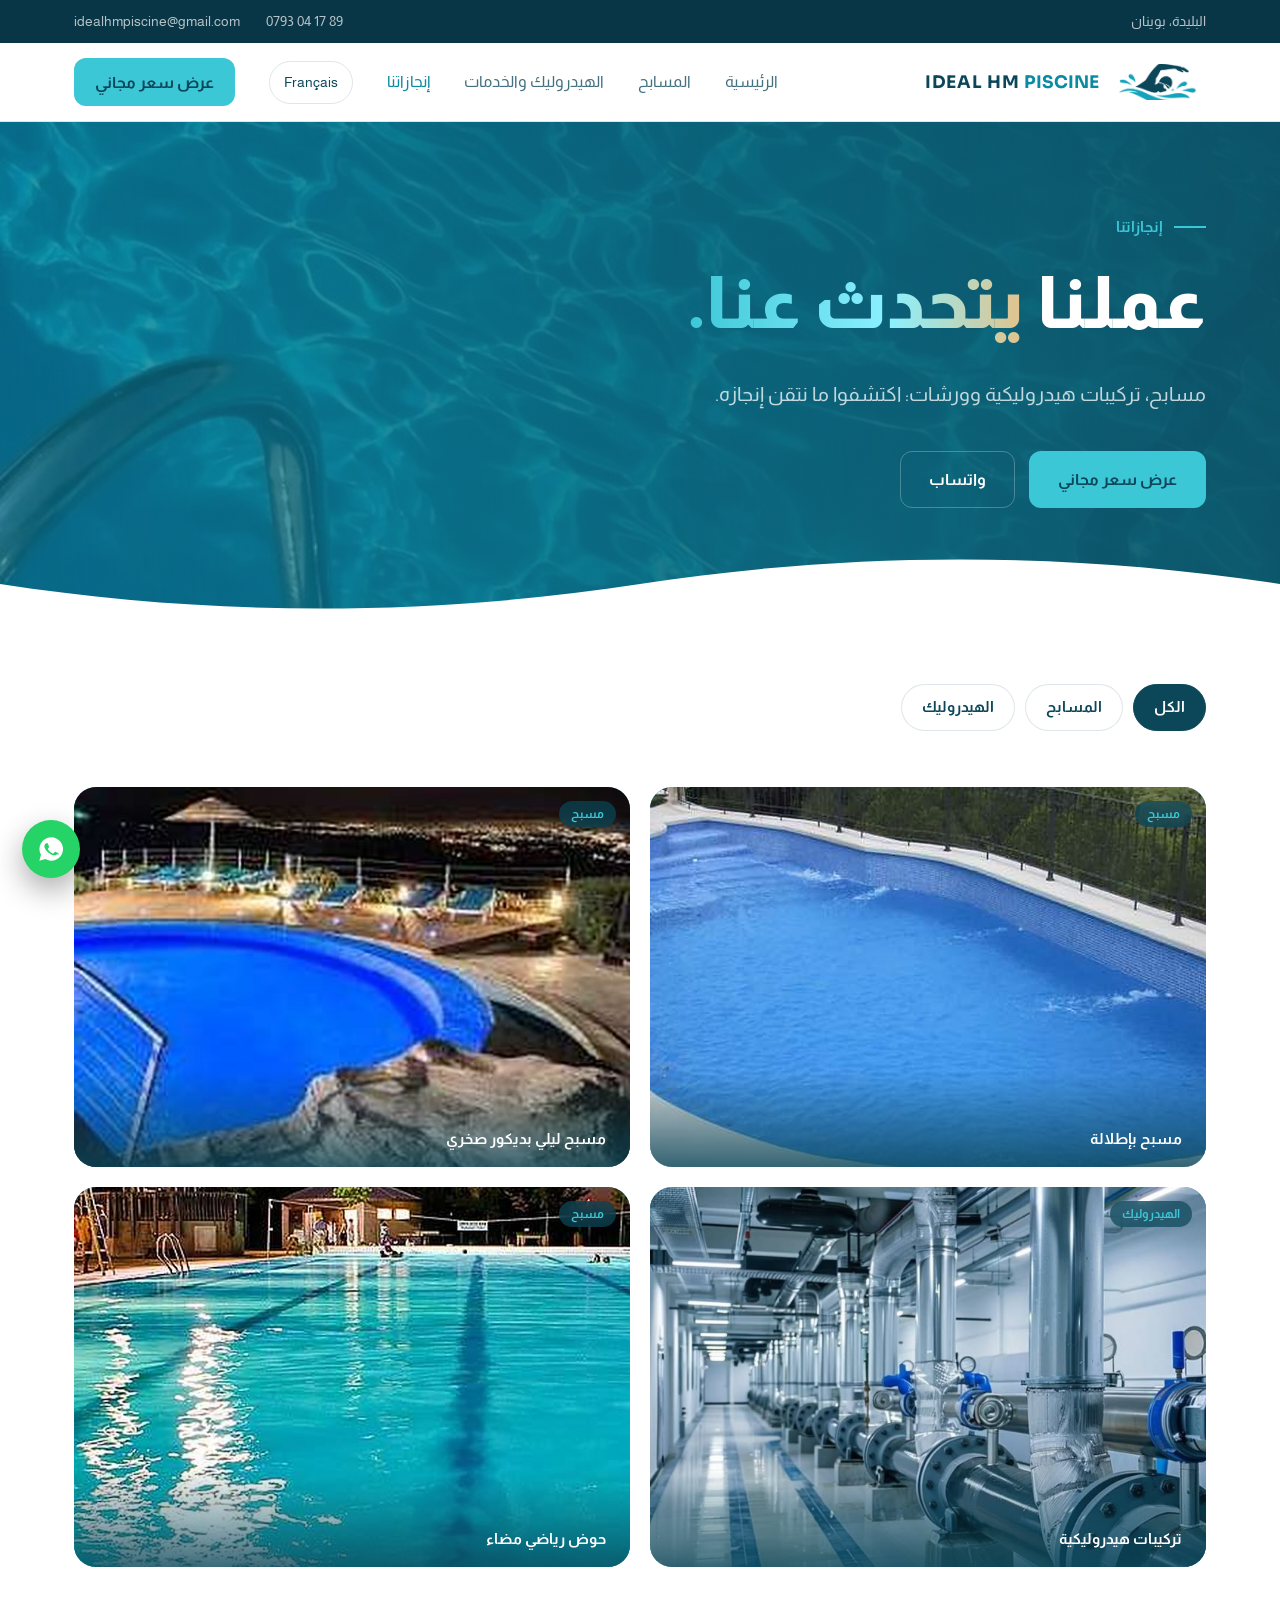
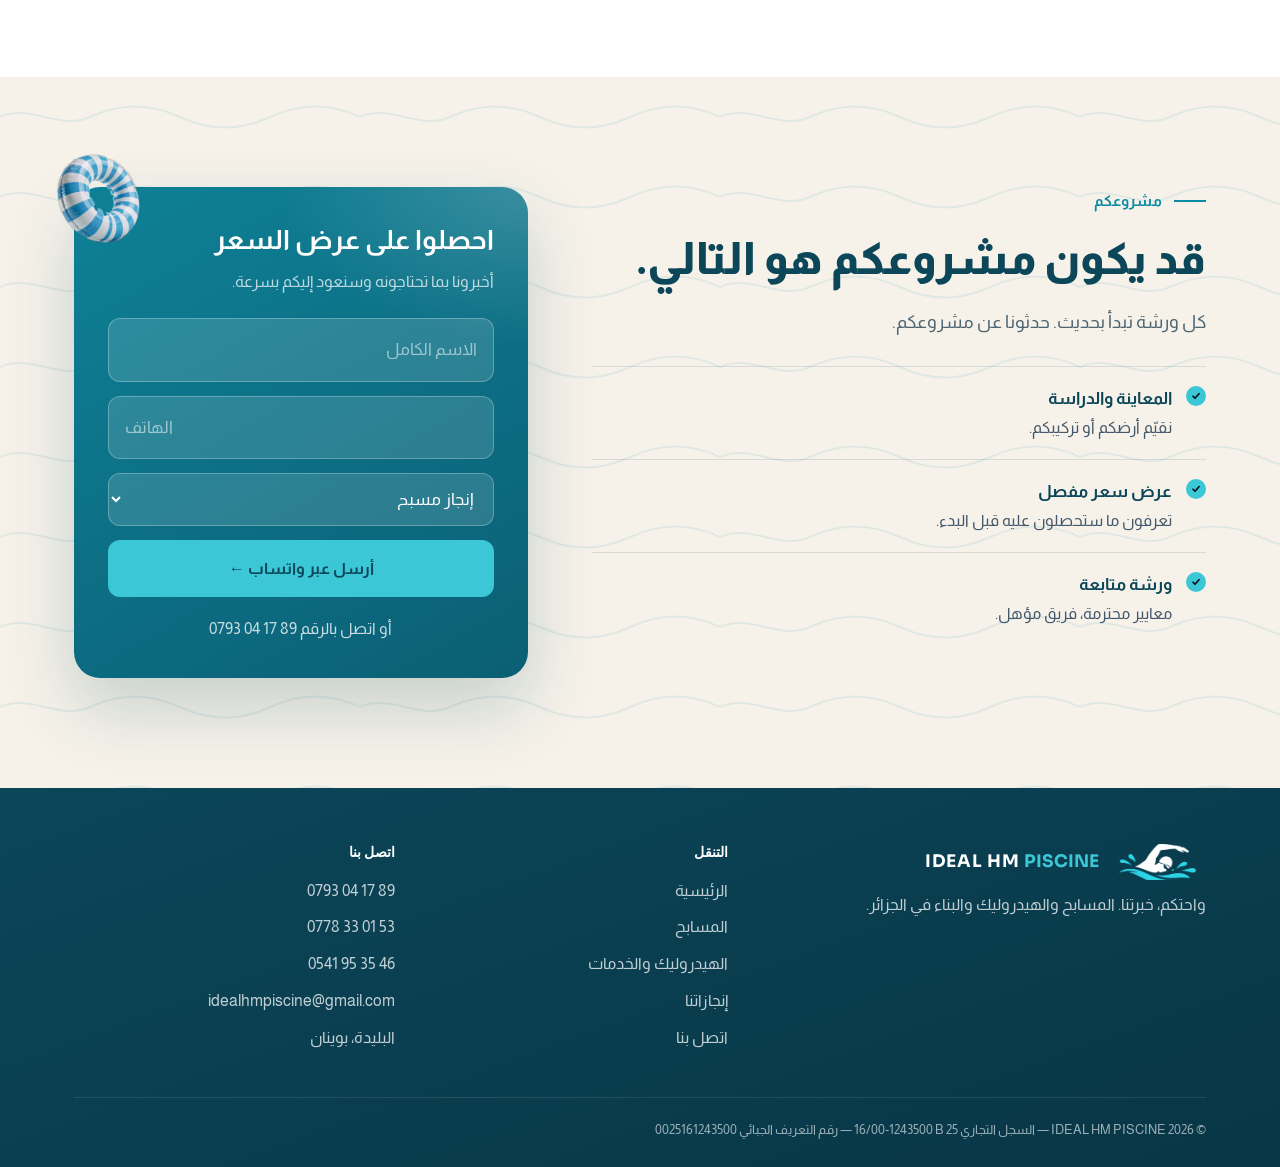
<file: ar/realisations.html>
<!doctype html><html lang="ar" dir="rtl"><head><meta charset="utf-8"><meta name="viewport" content="width=device-width,initial-scale=1">
<title>إنجازاتنا | Ideal HM Piscine</title><link rel="canonical" href="https://ideal-piscine.vercel.app/ar/realisations"><link rel="alternate" hreflang="fr" href="https://ideal-piscine.vercel.app/realisations"><link rel="alternate" hreflang="ar" href="https://ideal-piscine.vercel.app/ar/realisations"><meta name="twitter:card" content="summary_large_image"><meta name="description" content="اكتشفوا المسابح والورشات التي أنجزتها Ideal HM Piscine في الجزائر.">
<meta property="og:title" content="إنجازاتنا | Ideal HM Piscine"><meta property="og:description" content="اكتشفوا المسابح والورشات التي أنجزتها Ideal HM Piscine في الجزائر."><meta property="og:image" content="https://ideal-piscine.vercel.app/assets/og.jpg">
<link rel="icon" href="/assets/mark-white.png"><link rel="preconnect" href="https://fonts.googleapis.com"><link rel="preconnect" href="https://fonts.gstatic.com" crossorigin>
<script>document.documentElement.className="js"</script><link href="https://fonts.googleapis.com/css2?family=Sora:wght@500;600;700&family=Inter:wght@400;500;600&family=Almarai:wght@300;400;700;800&display=swap" rel="stylesheet"><link rel="stylesheet" href="/assets/style.css"></head><body><svg width="0" height="0" style="position:absolute" aria-hidden="true"><symbol id="i-pool" viewBox="0 0 24 24"><path d="M3 17c2 0 2-1.5 4.5-1.5S10 17 12 17s2.500-1.500 4.500-1.500S19 17 21 17M3 21c2 0 2-1.5 4.500-1.500S10 21 12 21s2.500-1.500 4.500-1.500S19 21 21 21M8 13V5a2 2 0 0 1 4 0M14 13V5a2 2 0 0 1 4 0M8 9h6"/></symbol><symbol id="i-drop" viewBox="0 0 24 24"><path d="M12 3c3 4 6 7 6 11a6 6 0 0 1-12 0c0-4 3-7 6-11z"/></symbol><symbol id="i-build" viewBox="0 0 24 24"><path d="M4 21V8l8-5 8 5v13M9 21v-6h6v6M3 21h18"/></symbol><symbol id="i-bolt" viewBox="0 0 24 24"><path d="M13 2L4 14h7l-1 8 9-12h-7z"/></symbol><symbol id="i-snow" viewBox="0 0 24 24"><path d="M12 2v20M4.500 7l15 10M19.500 7l-15 10"/></symbol><symbol id="i-wrench" viewBox="0 0 24 24"><path d="M14.500 6.500a4 4 0 0 0-5 5L3 18l3 3 6.500-6.500a4 4 0 0 0 5-5L14.500 12 12 9.500z"/></symbol><symbol id="i-search" viewBox="0 0 24 24"><circle cx="11" cy="11" r="7"/><path d="M20 20l-4-4"/></symbol><symbol id="i-pipe" viewBox="0 0 24 24"><path d="M3 7h9a4 4 0 0 1 4 4v10M10 21h12M3 4v6"/></symbol><symbol id="i-ruler" viewBox="0 0 24 24"><path d="M3 17L17 3l4 4L7 21zM7 13l2 2M10 10l2 2M13 7l2 2"/></symbol><symbol id="i-shield" viewBox="0 0 24 24"><path d="M12 3l8 3v6c0 5-3.500 8-8 9-4.500-1-8-4-8-9V6zM8.500 12l2.500 2.500 4.500-5"/></symbol><symbol id="i-clock" viewBox="0 0 24 24"><circle cx="12" cy="12" r="9"/><path d="M12 7v5l3 2"/></symbol><symbol id="i-eye" viewBox="0 0 24 24"><path d="M2 12s4-7 10-7 10 7 10 7-4 7-10 7S2 12 2 12z"/><circle cx="12" cy="12" r="3"/></symbol><symbol id="i-hotel" viewBox="0 0 24 24"><path d="M4 21V5a1 1 0 0 1 1-1h9a1 1 0 0 1 1 1v16M15 10h4a1 1 0 0 1 1 1v10M3 21h18M8 8h3M8 12h3M8 16h3"/></symbol><symbol id="i-light" viewBox="0 0 24 24"><path d="M9 18h6M10 21h4M12 3a6 6 0 0 0-4 10.500c.7.700 1 1.500 1 2.500h6c0-1 .3-1.800 1-2.500A6 6 0 0 0 12 3z"/></symbol><symbol id="i-phone" viewBox="0 0 24 24"><path d="M5 4h4l2 5-2.500 1.500a11 11 0 0 0 5 5L15 13l5 2v4a2 2 0 0 1-2 2A16 16 0 0 1 3 6a2 2 0 0 1 2-2z"/></symbol><symbol id="i-key" viewBox="0 0 24 24"><circle cx="8" cy="15" r="4"/><path d="M11 12l9-9M16 7l3 3M14 9l2 2"/></symbol></svg><div class="top"><div class="wrap"><span>البليدة، بوينان</span><span><a href="tel:+213793041789"><bdi dir="ltr">0793 04 17 89</bdi></a><a href="mailto:idealhmpiscine@gmail.com">idealhmpiscine@gmail.com</a></span></div></div><header><div class="wrap nav"><a href="/ar" class="brand"><img src="/assets/mark-color.png" alt="Ideal HM Piscine"><span class="wm">IDEAL HM <b>PISCINE</b></span></a><button class="burger" aria-label="القائمة" aria-expanded="false">القائمة</button><nav class="links"><a href="/ar">الرئيسية</a><a href="/ar/piscines">المسابح</a><a href="/ar/services">الهيدروليك والخدمات</a><a href="/ar/realisations" class="on">إنجازاتنا</a><a class="lang" href="/realisations" hreflang="fr" lang="fr">Français</a><a href="/ar/contact" class="btn btn-y">عرض سعر مجاني</a></nav></div></header><main><section class="hero sm"><div class="hbg"><i class="b2"></i></div><div class="wrap"><p class="eyebrow" style="color:var(--aqua)">إنجازاتنا</p><h1>عملنا <em>يتحدث عنا.</em></h1><p>مسابح، تركيبات هيدروليكية وورشات: اكتشفوا ما نتقن إنجازه.</p><div class="cta"><a class="btn btn-y" href="/ar/contact?s=%D8%A5%D9%86%D8%AC%D8%A7%D8%B2%20%D9%85%D8%B3%D8%A8%D8%AD">عرض سعر مجاني</a><a class="btn btn-o" href="https://wa.me/213793041789?text=%D9%85%D8%B1%D8%AD%D8%A8%D8%A7%D8%8C%20%D8%A3%D8%B1%D8%BA%D8%A8%20%D9%81%D9%8A%20%D8%A7%D9%84%D8%AD%D8%B5%D9%88%D9%84%20%D8%B9%D9%84%D9%89%20%D8%B9%D8%B1%D8%B6%20%D8%B3%D8%B9%D8%B1." target="_blank" rel="noopener">واتساب</a></div></div><svg class="wave" viewBox="0 0 1440 110" preserveAspectRatio="none"><path fill="#fff" d="M0 55c120 40 240 40 360 0s240-40 360 0 240 40 360 0 240-40 360 0V110H0z"/></svg></section><section style="padding-top:56px"><div class="wrap"><div class="chips" data-filter><button class="on" data-f="">الكل</button><button data-f="Piscine">المسابح</button><button data-f="Hydraulique">الهيدروليك</button></div><div class="gal u"><div class="ph rv " data-t="Piscine"><img src="/assets/work-1.jpg" alt="مسبح بإطلالة" loading="lazy" onerror="this.remove()"><em class="tg">مسبح</em><span>مسبح بإطلالة</span></div><div class="ph rv " data-t="Piscine"><img src="/assets/work-2.jpg" alt="مسبح ليلي بديكور صخري" loading="lazy" onerror="this.remove()"><em class="tg">مسبح</em><span>مسبح ليلي بديكور صخري</span></div><div class="ph rv " data-t="Hydraulique"><img src="/assets/work-4.jpg" alt="تركيبات هيدروليكية" loading="lazy" onerror="this.remove()"><em class="tg">الهيدروليك</em><span>تركيبات هيدروليكية</span></div><div class="ph rv " data-t="Piscine"><img src="/assets/work-3.jpg" alt="حوض رياضي مضاء" loading="lazy" onerror="this.remove()"><em class="tg">مسبح</em><span>حوض رياضي مضاء</span></div></div></div></section><section class="alt"><div class="wrap"><div class="faqgrid"><div class="rv"><p class="eyebrow">مشروعكم</p><h2>قد يكون مشروعكم هو التالي.</h2><p class="lead">كل ورشة تبدأ بحديث. حدثونا عن مشروعكم.</p><ul class="check"><li><b>المعاينة والدراسة</b><span>نقيّم أرضكم أو تركيبكم.</span></li><li><b>عرض سعر مفصل</b><span>تعرفون ما ستحصلون عليه قبل البدء.</span></li><li><b>ورشة متابعة</b><span>معايير محترمة، فريق مؤهل.</span></li></ul></div><div class="qf rv"><h3>احصلوا على عرض السعر</h3><p>أخبرونا بما تحتاجونه وسنعود إليكم بسرعة.</p><form id="devis"><input name="nom" placeholder="الاسم الكامل" required autocomplete="name"><input name="tel" type="tel" placeholder="الهاتف" required autocomplete="tel"><select name="service" aria-label="الخدمة"><option>إنجاز مسبح</option><option>الأشغال الهيدروليكية</option><option>البحث عن التسربات / إصلاح</option><option>البناء</option><option>الكهرباء</option><option>التكييف والتدفئة</option><option>الصيانة</option></select><button class="btn btn-y" type="submit" style="justify-content:center">أرسل عبر واتساب ←</button></form><a class="qcall" href="tel:+213793041789">أو اتصل بالرقم <bdi dir="ltr">0793 04 17 89</bdi></a></div></div></div></section></main><footer><div class="wrap"><div class="fg"><div class="fb"><a href="/ar" class="brand"><img src="/assets/mark-white.png" alt=""><span class="wm">IDEAL HM <b>PISCINE</b></span></a><p>واحتكم، خبرتنا. المسابح والهيدروليك والبناء في الجزائر.</p></div><nav class="fn"><h4>التنقل</h4><a href="/ar" >الرئيسية</a><a href="/ar/piscines" >المسابح</a><a href="/ar/services" >الهيدروليك والخدمات</a><a href="/ar/realisations" >إنجازاتنا</a><a href="/ar/contact" >اتصل بنا</a></nav><div class="fc"><h4>اتصل بنا</h4><a href="tel:+213793041789"><bdi dir="ltr">0793 04 17 89</bdi></a><a href="tel:+213778330153"><bdi dir="ltr">0778 33 01 53</bdi></a><a href="tel:+213541953546"><bdi dir="ltr">0541 95 35 46</bdi></a><a href="mailto:idealhmpiscine@gmail.com">idealhmpiscine@gmail.com</a><span>البليدة، بوينان</span></div></div><div class="copy">© 2026 IDEAL HM PISCINE — السجل التجاري <bdi dir="ltr">16/00-1243500 B 25</bdi> — رقم التعريف الجبائي <bdi dir="ltr">0025161243500</bdi></div></div></footer><a class="wa" href="https://wa.me/213793041789?text=%D9%85%D8%B1%D8%AD%D8%A8%D8%A7%D8%8C%20%D8%A3%D8%B1%D8%BA%D8%A8%20%D9%81%D9%8A%20%D8%A7%D9%84%D8%AD%D8%B5%D9%88%D9%84%20%D8%B9%D9%84%D9%89%20%D8%B9%D8%B1%D8%B6%20%D8%B3%D8%B9%D8%B1." target="_blank" rel="noopener" aria-label="واتساب"><svg width="28" height="28" viewBox="0 0 24 24" fill="#fff"><path d="M12 2a10 10 0 0 0-8.6 15L2 22l5.2-1.4A10 10 0 1 0 12 2zm5.2 14.2c-.2.6-1.3 1.2-1.8 1.2-.5.1-1 .2-3.3-.7-2.8-1.2-4.6-4-4.7-4.2-.1-.2-1.1-1.500-1.100-2.800s.7-2 1-2.300c.2-.3.6-.3.8-.3h.6c.2 0 .5-.1.7.5l.9 2.200c.1.200.1.400 0 .600l-.4.600-.4.500c-.2.200-.3.400-.1.700.2.300.8 1.300 1.700 2.100 1.100 1 2.100 1.300 2.400 1.500.3.100.5.100.7-.1l1-1.200c.2-.3.4-.2.7-.1l2 1c.3.1.5.2.5.4.1.100.1.700-.1 1.300z"/></svg></a><div class="mbar"><a href="tel:+213793041789">اتصل</a><a class="p" href="/ar/contact">عرض سعر مجاني</a></div><script src="/assets/script.js"></script></body></html>
</file>
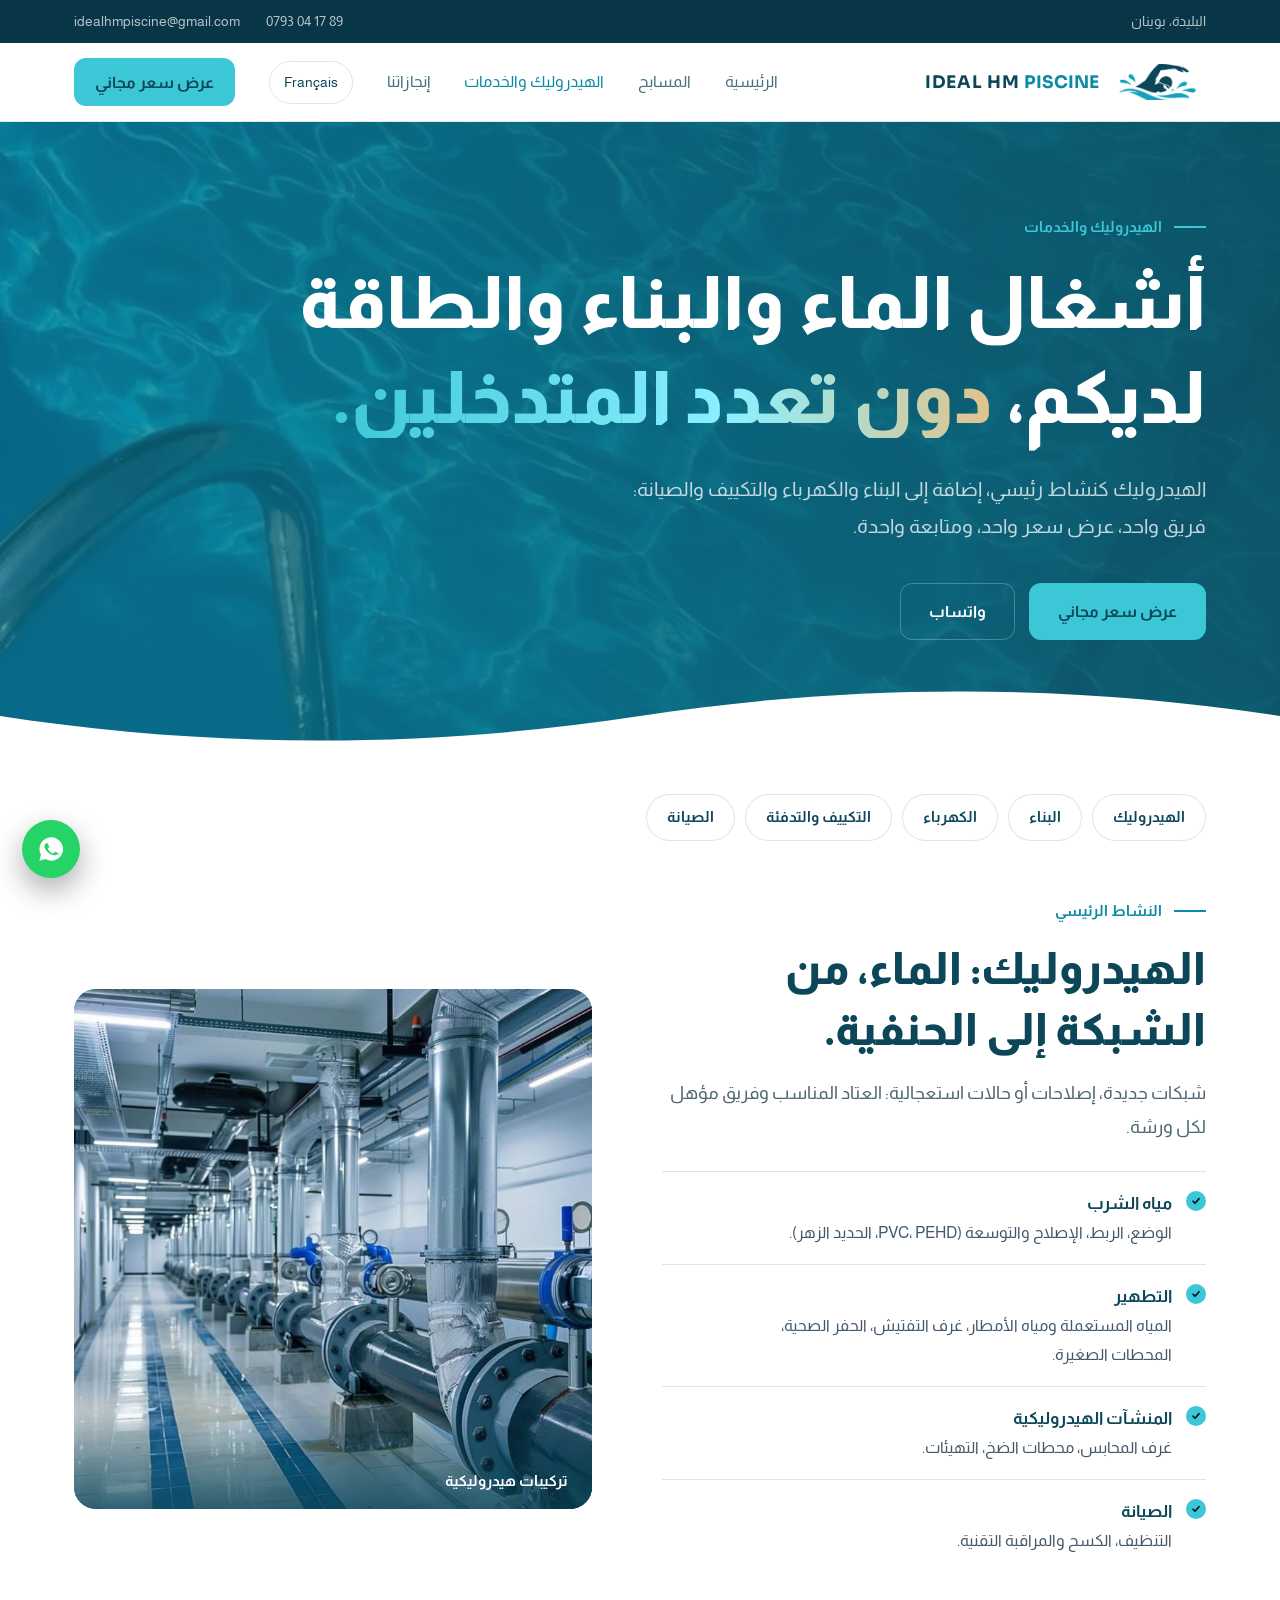
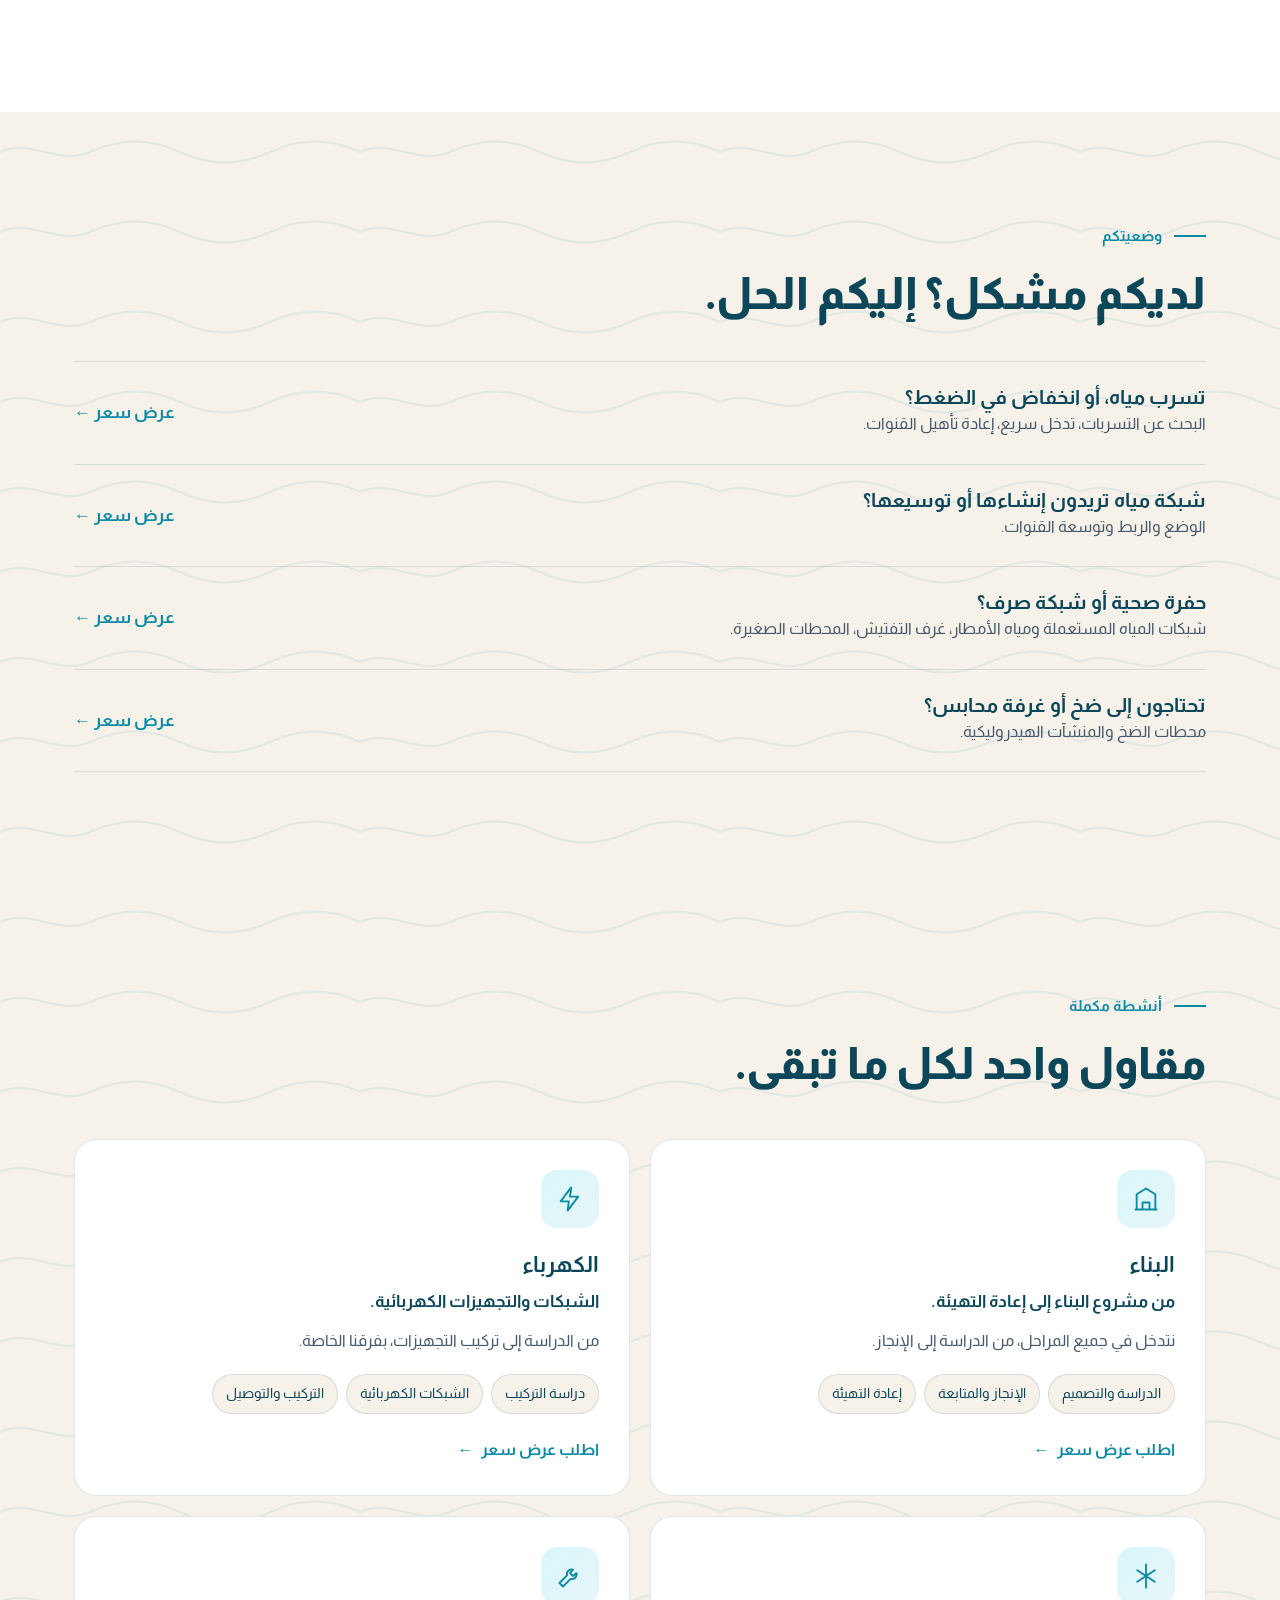
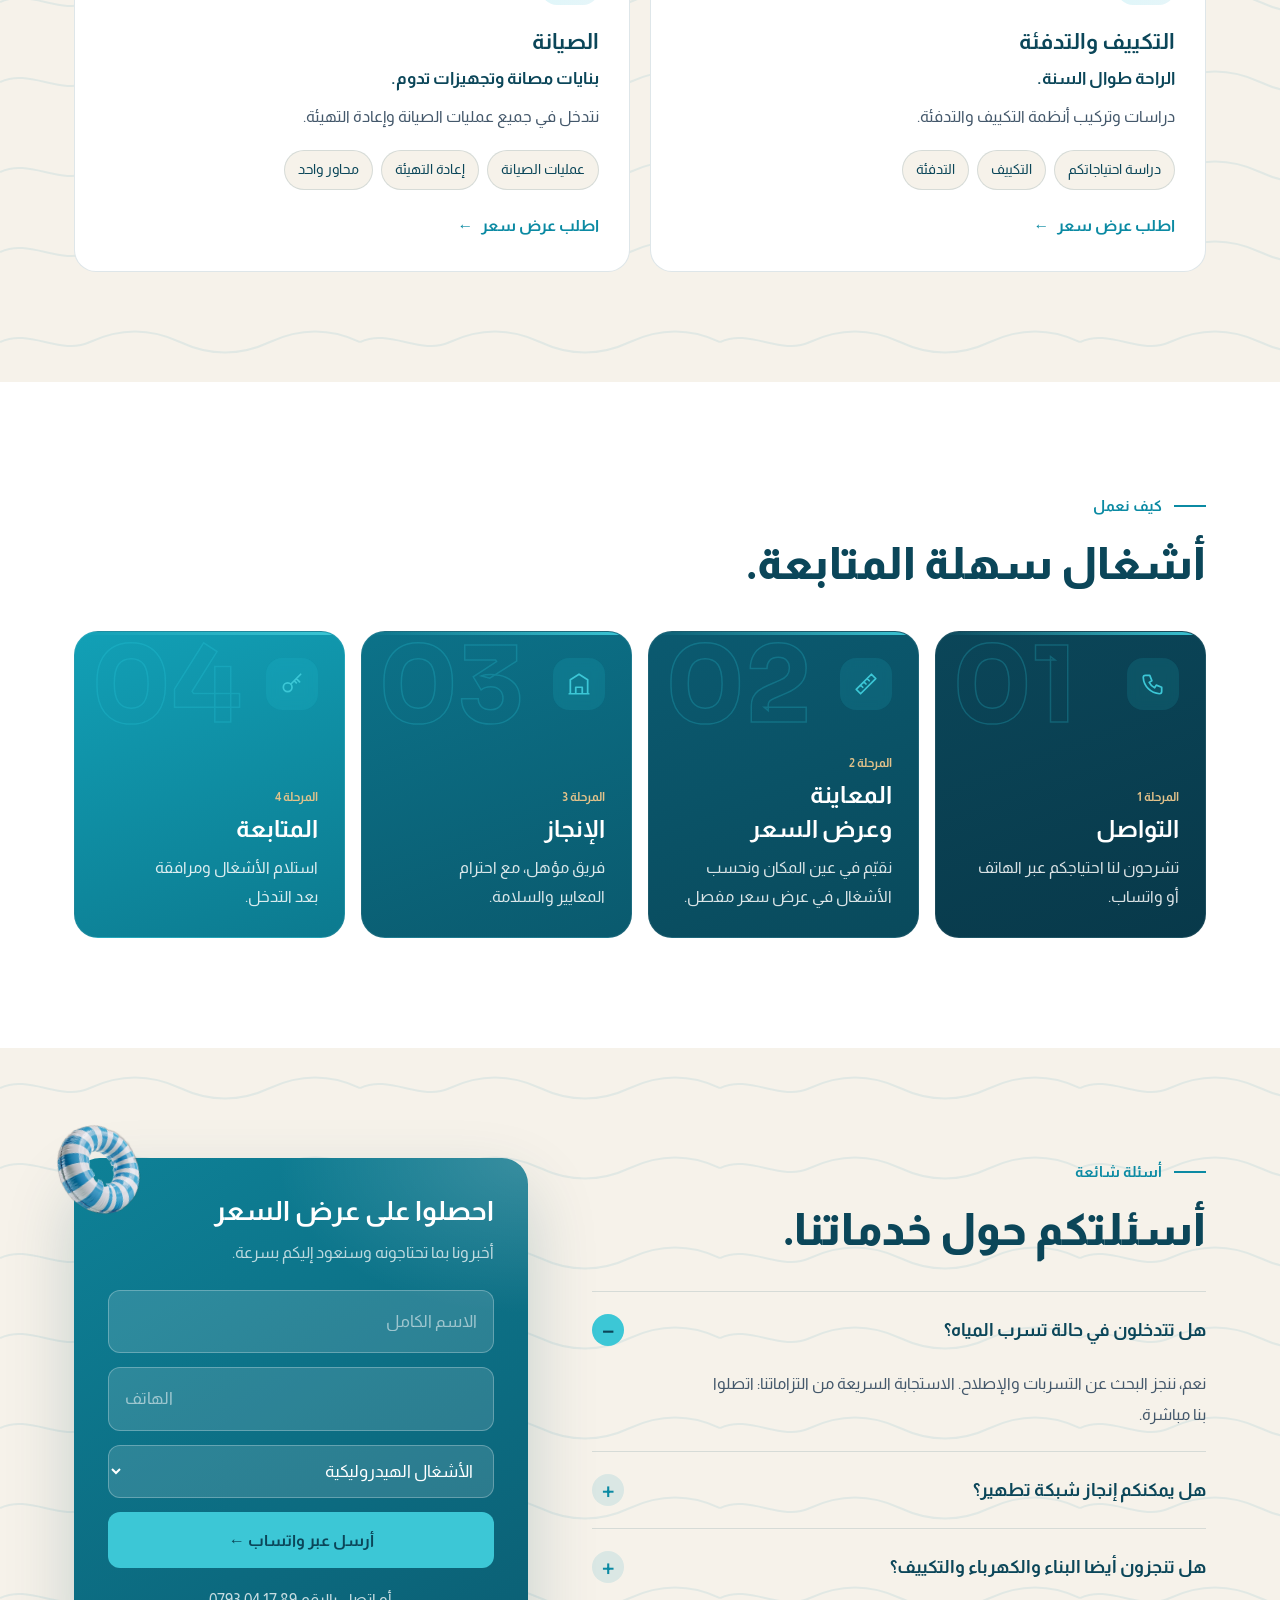
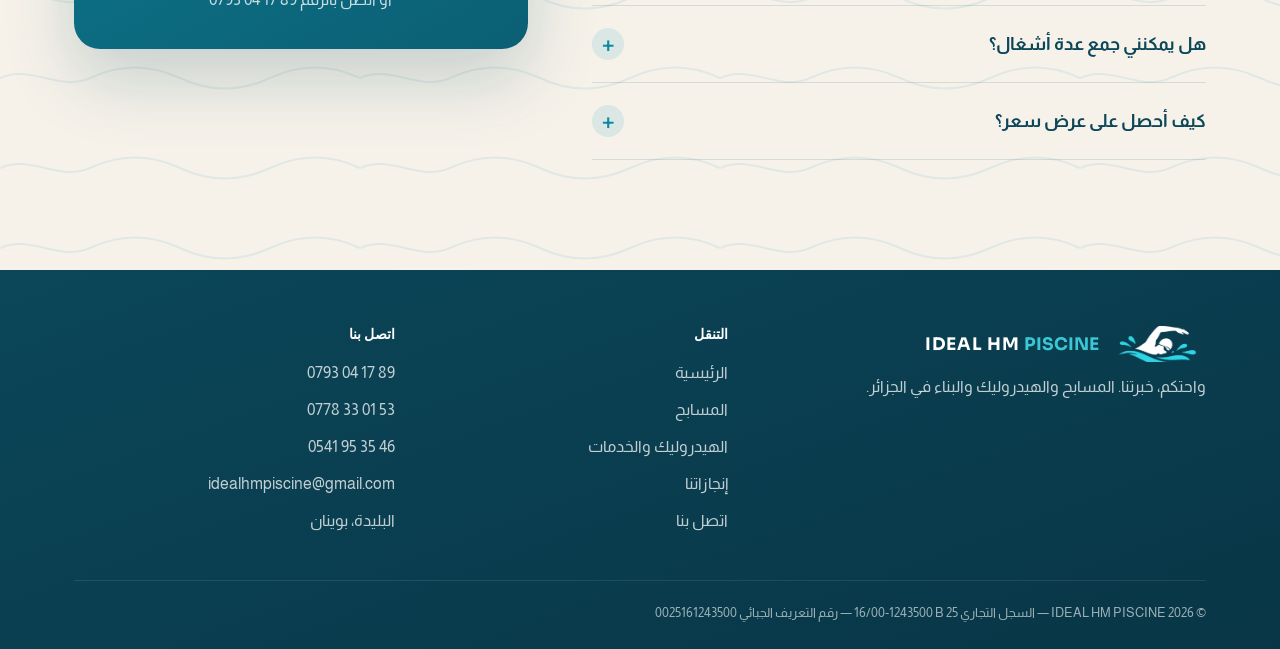
<file: ar/services.html>
<!doctype html><html lang="ar" dir="rtl"><head><meta charset="utf-8"><meta name="viewport" content="width=device-width,initial-scale=1">
<title>الأشغال الهيدروليكية، البناء والتكييف | Ideal HM Piscine</title><link rel="canonical" href="https://ideal-piscine.vercel.app/ar/services"><link rel="alternate" hreflang="fr" href="https://ideal-piscine.vercel.app/services"><link rel="alternate" hreflang="ar" href="https://ideal-piscine.vercel.app/ar/services"><meta name="twitter:card" content="summary_large_image"><meta name="description" content="شبكات مياه الشرب، التطهير، البحث عن التسربات، الكهرباء، التكييف، التدفئة وصيانة البنايات في الجزائر.">
<meta property="og:title" content="الأشغال الهيدروليكية، البناء والتكييف | Ideal HM Piscine"><meta property="og:description" content="شبكات مياه الشرب، التطهير، البحث عن التسربات، الكهرباء، التكييف، التدفئة وصيانة البنايات في الجزائر."><meta property="og:image" content="https://ideal-piscine.vercel.app/assets/og.jpg">
<link rel="icon" href="/assets/mark-white.png"><link rel="preconnect" href="https://fonts.googleapis.com"><link rel="preconnect" href="https://fonts.gstatic.com" crossorigin>
<script>document.documentElement.className="js"</script><link href="https://fonts.googleapis.com/css2?family=Sora:wght@500;600;700&family=Inter:wght@400;500;600&family=Almarai:wght@300;400;700;800&display=swap" rel="stylesheet"><link rel="stylesheet" href="/assets/style.css"></head><body><svg width="0" height="0" style="position:absolute" aria-hidden="true"><symbol id="i-pool" viewBox="0 0 24 24"><path d="M3 17c2 0 2-1.5 4.5-1.5S10 17 12 17s2.500-1.500 4.500-1.500S19 17 21 17M3 21c2 0 2-1.5 4.500-1.500S10 21 12 21s2.500-1.500 4.500-1.500S19 21 21 21M8 13V5a2 2 0 0 1 4 0M14 13V5a2 2 0 0 1 4 0M8 9h6"/></symbol><symbol id="i-drop" viewBox="0 0 24 24"><path d="M12 3c3 4 6 7 6 11a6 6 0 0 1-12 0c0-4 3-7 6-11z"/></symbol><symbol id="i-build" viewBox="0 0 24 24"><path d="M4 21V8l8-5 8 5v13M9 21v-6h6v6M3 21h18"/></symbol><symbol id="i-bolt" viewBox="0 0 24 24"><path d="M13 2L4 14h7l-1 8 9-12h-7z"/></symbol><symbol id="i-snow" viewBox="0 0 24 24"><path d="M12 2v20M4.500 7l15 10M19.500 7l-15 10"/></symbol><symbol id="i-wrench" viewBox="0 0 24 24"><path d="M14.500 6.500a4 4 0 0 0-5 5L3 18l3 3 6.500-6.500a4 4 0 0 0 5-5L14.500 12 12 9.500z"/></symbol><symbol id="i-search" viewBox="0 0 24 24"><circle cx="11" cy="11" r="7"/><path d="M20 20l-4-4"/></symbol><symbol id="i-pipe" viewBox="0 0 24 24"><path d="M3 7h9a4 4 0 0 1 4 4v10M10 21h12M3 4v6"/></symbol><symbol id="i-ruler" viewBox="0 0 24 24"><path d="M3 17L17 3l4 4L7 21zM7 13l2 2M10 10l2 2M13 7l2 2"/></symbol><symbol id="i-shield" viewBox="0 0 24 24"><path d="M12 3l8 3v6c0 5-3.500 8-8 9-4.500-1-8-4-8-9V6zM8.500 12l2.500 2.500 4.500-5"/></symbol><symbol id="i-clock" viewBox="0 0 24 24"><circle cx="12" cy="12" r="9"/><path d="M12 7v5l3 2"/></symbol><symbol id="i-eye" viewBox="0 0 24 24"><path d="M2 12s4-7 10-7 10 7 10 7-4 7-10 7S2 12 2 12z"/><circle cx="12" cy="12" r="3"/></symbol><symbol id="i-hotel" viewBox="0 0 24 24"><path d="M4 21V5a1 1 0 0 1 1-1h9a1 1 0 0 1 1 1v16M15 10h4a1 1 0 0 1 1 1v10M3 21h18M8 8h3M8 12h3M8 16h3"/></symbol><symbol id="i-light" viewBox="0 0 24 24"><path d="M9 18h6M10 21h4M12 3a6 6 0 0 0-4 10.500c.7.700 1 1.500 1 2.500h6c0-1 .3-1.800 1-2.500A6 6 0 0 0 12 3z"/></symbol><symbol id="i-phone" viewBox="0 0 24 24"><path d="M5 4h4l2 5-2.500 1.500a11 11 0 0 0 5 5L15 13l5 2v4a2 2 0 0 1-2 2A16 16 0 0 1 3 6a2 2 0 0 1 2-2z"/></symbol><symbol id="i-key" viewBox="0 0 24 24"><circle cx="8" cy="15" r="4"/><path d="M11 12l9-9M16 7l3 3M14 9l2 2"/></symbol></svg><div class="top"><div class="wrap"><span>البليدة، بوينان</span><span><a href="tel:+213793041789"><bdi dir="ltr">0793 04 17 89</bdi></a><a href="mailto:idealhmpiscine@gmail.com">idealhmpiscine@gmail.com</a></span></div></div><header><div class="wrap nav"><a href="/ar" class="brand"><img src="/assets/mark-color.png" alt="Ideal HM Piscine"><span class="wm">IDEAL HM <b>PISCINE</b></span></a><button class="burger" aria-label="القائمة" aria-expanded="false">القائمة</button><nav class="links"><a href="/ar">الرئيسية</a><a href="/ar/piscines">المسابح</a><a href="/ar/services" class="on">الهيدروليك والخدمات</a><a href="/ar/realisations">إنجازاتنا</a><a class="lang" href="/services" hreflang="fr" lang="fr">Français</a><a href="/ar/contact" class="btn btn-y">عرض سعر مجاني</a></nav></div></header><main><section class="hero sm"><div class="hbg"><i class="b2"></i></div><div class="wrap"><p class="eyebrow" style="color:var(--aqua)">الهيدروليك والخدمات</p><h1>أشغال الماء والبناء والطاقة لديكم، <em>دون تعدد المتدخلين.</em></h1><p>الهيدروليك كنشاط رئيسي، إضافة إلى البناء والكهرباء والتكييف والصيانة: فريق واحد، عرض سعر واحد، ومتابعة واحدة.</p><div class="cta"><a class="btn btn-y" href="/ar/contact?s=%D8%A7%D9%84%D8%A3%D8%B4%D8%BA%D8%A7%D9%84%20%D8%A7%D9%84%D9%87%D9%8A%D8%AF%D8%B1%D9%88%D9%84%D9%8A%D9%83%D9%8A%D8%A9">عرض سعر مجاني</a><a class="btn btn-o" href="https://wa.me/213793041789?text=%D9%85%D8%B1%D8%AD%D8%A8%D8%A7%D8%8C%20%D8%A3%D8%B1%D8%BA%D8%A8%20%D9%81%D9%8A%20%D8%A7%D9%84%D8%AD%D8%B5%D9%88%D9%84%20%D8%B9%D9%84%D9%89%20%D8%B9%D8%B1%D8%B6%20%D8%B3%D8%B9%D8%B1." target="_blank" rel="noopener">واتساب</a></div></div><svg class="wave" viewBox="0 0 1440 110" preserveAspectRatio="none"><path fill="#fff" d="M0 55c120 40 240 40 360 0s240-40 360 0 240 40 360 0 240-40 360 0V110H0z"/></svg></section><div class="wrap"><div class="chips" style="margin-top:34px"><a href="#hydraulique">الهيدروليك</a><a href="#batiment">البناء</a><a href="#electricite">الكهرباء</a><a href="#climatisation">التكييف والتدفئة</a><a href="#entretien">الصيانة</a></div></div><section id="hydraulique" style="padding-top:56px"><div class="wrap split"><div class="rv"><p class="eyebrow">النشاط الرئيسي</p><h2>الهيدروليك: الماء، من الشبكة إلى الحنفية.</h2><p class="lead">شبكات جديدة، إصلاحات أو حالات استعجالية: العتاد المناسب وفريق مؤهل لكل ورشة.</p><ul class="check"><li><b>مياه الشرب</b><span>الوضع، الربط، الإصلاح والتوسعة (PVC، PEHD، الحديد الزهر).</span></li><li><b>التطهير</b><span>المياه المستعملة ومياه الأمطار، غرف التفتيش، الحفر الصحية، المحطات الصغيرة.</span></li><li><b>المنشآت الهيدروليكية</b><span>غرف المحابس، محطات الضخ، التهيئات.</span></li><li><b>الصيانة</b><span>التنظيف، الكسح والمراقبة التقنية.</span></li></ul></div><div class="ph rv tall" data-t=""><img src="/assets/work-4.jpg" alt="تركيبات هيدروليكية" loading="lazy" onerror="this.remove()"><span>تركيبات هيدروليكية</span></div></div></section><section class="alt"><div class="wrap"><p class="eyebrow">وضعيتكم</p><h2>لديكم مشكل؟ إليكم الحل.</h2><div class="need"><a class="nd rv" href="/ar/contact?s=%D8%A7%D9%84%D8%A8%D8%AD%D8%AB%20%D8%B9%D9%86%20%D8%A7%D9%84%D8%AA%D8%B3%D8%B1%D8%A8%D8%A7%D8%AA%20/%20%D8%A5%D8%B5%D9%84%D8%A7%D8%AD"><div><b>تسرب مياه، أو انخفاض في الضغط؟</b><span>البحث عن التسربات، تدخل سريع، إعادة تأهيل القنوات.</span></div><i>عرض سعر ←</i></a><a class="nd rv" href="/ar/contact?s=%D8%A7%D9%84%D8%A3%D8%B4%D8%BA%D8%A7%D9%84%20%D8%A7%D9%84%D9%87%D9%8A%D8%AF%D8%B1%D9%88%D9%84%D9%8A%D9%83%D9%8A%D8%A9"><div><b>شبكة مياه تريدون إنشاءها أو توسيعها؟</b><span>الوضع والربط وتوسعة القنوات.</span></div><i>عرض سعر ←</i></a><a class="nd rv" href="/ar/contact?s=%D8%A7%D9%84%D8%A3%D8%B4%D8%BA%D8%A7%D9%84%20%D8%A7%D9%84%D9%87%D9%8A%D8%AF%D8%B1%D9%88%D9%84%D9%8A%D9%83%D9%8A%D8%A9"><div><b>حفرة صحية أو شبكة صرف؟</b><span>شبكات المياه المستعملة ومياه الأمطار، غرف التفتيش، المحطات الصغيرة.</span></div><i>عرض سعر ←</i></a><a class="nd rv" href="/ar/contact?s=%D8%A7%D9%84%D8%A3%D8%B4%D8%BA%D8%A7%D9%84%20%D8%A7%D9%84%D9%87%D9%8A%D8%AF%D8%B1%D9%88%D9%84%D9%8A%D9%83%D9%8A%D8%A9"><div><b>تحتاجون إلى ضخ أو غرفة محابس؟</b><span>محطات الضخ والمنشآت الهيدروليكية.</span></div><i>عرض سعر ←</i></a></div></div></section><section class="alt"><div class="wrap"><p class="eyebrow">أنشطة مكملة</p><h2>مقاول واحد لكل ما تبقى.</h2><div class="svcs"><a class="svc rv" id="batiment" href="/ar/contact?s=%D8%A7%D9%84%D8%A8%D9%86%D8%A7%D8%A1"><span class="ic"><svg><use href="#i-build"/></svg></span><h3>البناء</h3><p class="sh">من مشروع البناء إلى إعادة التهيئة.</p><p>نتدخل في جميع المراحل، من الدراسة إلى الإنجاز.</p><ul><li>الدراسة والتصميم</li><li>الإنجاز والمتابعة</li><li>إعادة التهيئة</li></ul><span class="more">اطلب عرض سعر <i>←</i></span></a><a class="svc rv" id="electricite" href="/ar/contact?s=%D8%A7%D9%84%D9%83%D9%87%D8%B1%D8%A8%D8%A7%D8%A1"><span class="ic"><svg><use href="#i-bolt"/></svg></span><h3>الكهرباء</h3><p class="sh">الشبكات والتجهيزات الكهربائية.</p><p>من الدراسة إلى تركيب التجهيزات، بفرقنا الخاصة.</p><ul><li>دراسة التركيب</li><li>الشبكات الكهربائية</li><li>التركيب والتوصيل</li></ul><span class="more">اطلب عرض سعر <i>←</i></span></a><a class="svc rv" id="climatisation" href="/ar/contact?s=%D8%A7%D9%84%D8%AA%D9%83%D9%8A%D9%8A%D9%81%20%D9%88%D8%A7%D9%84%D8%AA%D8%AF%D9%81%D8%A6%D8%A9"><span class="ic"><svg><use href="#i-snow"/></svg></span><h3>التكييف والتدفئة</h3><p class="sh">الراحة طوال السنة.</p><p>دراسات وتركيب أنظمة التكييف والتدفئة.</p><ul><li>دراسة احتياجاتكم</li><li>التكييف</li><li>التدفئة</li></ul><span class="more">اطلب عرض سعر <i>←</i></span></a><a class="svc rv" id="entretien" href="/ar/contact?s=%D8%A7%D9%84%D8%B5%D9%8A%D8%A7%D9%86%D8%A9"><span class="ic"><svg><use href="#i-wrench"/></svg></span><h3>الصيانة</h3><p class="sh">بنايات مصانة وتجهيزات تدوم.</p><p>نتدخل في جميع عمليات الصيانة وإعادة التهيئة.</p><ul><li>عمليات الصيانة</li><li>إعادة التهيئة</li><li>محاور واحد</li></ul><span class="more">اطلب عرض سعر <i>←</i></span></a></div></div></section><section><div class="wrap"><div class="flow rv" style="border:0;margin:0;padding:0"><p class="eyebrow">كيف نعمل</p><h2>أشغال سهلة المتابعة.</h2><p class="hint">اسحب لاكتشاف المراحل</p><div class="sw"><div class="sc" data-n="01"><span class="si"><svg><use href="#i-phone"/></svg></span><div><small>المرحلة 1</small><h3>التواصل</h3><p>تشرحون لنا احتياجكم عبر الهاتف أو واتساب.</p></div></div><div class="sc" data-n="02"><span class="si"><svg><use href="#i-ruler"/></svg></span><div><small>المرحلة 2</small><h3>المعاينة وعرض السعر</h3><p>نقيّم في عين المكان ونحسب الأشغال في عرض سعر مفصل.</p></div></div><div class="sc" data-n="03"><span class="si"><svg><use href="#i-build"/></svg></span><div><small>المرحلة 3</small><h3>الإنجاز</h3><p>فريق مؤهل، مع احترام المعايير والسلامة.</p></div></div><div class="sc" data-n="04"><span class="si"><svg><use href="#i-key"/></svg></span><div><small>المرحلة 4</small><h3>المتابعة</h3><p>استلام الأشغال ومرافقة بعد التدخل.</p></div></div><a class="sc cta" href="/ar/contact"><span class="si"><svg><use href="#i-pool"/></svg></span><div><h3>هل أنتم جاهزون للبدء؟</h3><p>اطلبوا عرض السعر، وسنعود إليكم بسرعة.</p></div><span class="btn btn-b">اطلب عرض سعر ←</span></a></div><div class="prog"><i></i><i></i><i></i><i></i><i></i></div></div></div></section><section class="alt"><div class="wrap"><div class="faqgrid"><div class="rv"><p class="eyebrow">أسئلة شائعة</p><h2>أسئلتكم حول خدماتنا.</h2><div class="faq"><details open><summary>هل تتدخلون في حالة تسرب المياه؟</summary><p>نعم، ننجز البحث عن التسربات والإصلاح. الاستجابة السريعة من التزاماتنا: اتصلوا بنا مباشرة.</p></details><details><summary>هل يمكنكم إنجاز شبكة تطهير؟</summary><p>نعم: شبكات المياه المستعملة ومياه الأمطار، غرف التفتيش، الحفر الصحية والمحطات الصغيرة.</p></details><details><summary>هل تنجزون أيضا البناء والكهرباء والتكييف؟</summary><p>نعم، هذه أنشطتنا المكملة، وتنجزها فرقنا.</p></details><details><summary>هل يمكنني جمع عدة أشغال؟</summary><p>نعم. لديكم محاور واحد ينسق الهيدروليك والكهرباء والتكييف والبناء.</p></details><details><summary>كيف أحصل على عرض سعر؟</summary><p>اتصلوا بنا، راسلونا عبر واتساب أو استعملوا الاستمارة. نقيّم احتياجكم ثم نعد عرض سعر مفصلا.</p></details></div></div><div class="qf rv"><h3>احصلوا على عرض السعر</h3><p>أخبرونا بما تحتاجونه وسنعود إليكم بسرعة.</p><form id="devis"><input name="nom" placeholder="الاسم الكامل" required autocomplete="name"><input name="tel" type="tel" placeholder="الهاتف" required autocomplete="tel"><select name="service" aria-label="الخدمة"><option>إنجاز مسبح</option><option selected>الأشغال الهيدروليكية</option><option>البحث عن التسربات / إصلاح</option><option>البناء</option><option>الكهرباء</option><option>التكييف والتدفئة</option><option>الصيانة</option></select><button class="btn btn-y" type="submit" style="justify-content:center">أرسل عبر واتساب ←</button></form><a class="qcall" href="tel:+213793041789">أو اتصل بالرقم <bdi dir="ltr">0793 04 17 89</bdi></a></div></div></div><script type="application/ld+json">{"@context": "https://schema.org", "@type": "FAQPage", "mainEntity": [{"@type": "Question", "name": "هل تتدخلون في حالة تسرب المياه؟", "acceptedAnswer": {"@type": "Answer", "text": "نعم، ننجز البحث عن التسربات والإصلاح. الاستجابة السريعة من التزاماتنا: اتصلوا بنا مباشرة."}}, {"@type": "Question", "name": "هل يمكنكم إنجاز شبكة تطهير؟", "acceptedAnswer": {"@type": "Answer", "text": "نعم: شبكات المياه المستعملة ومياه الأمطار، غرف التفتيش، الحفر الصحية والمحطات الصغيرة."}}, {"@type": "Question", "name": "هل تنجزون أيضا البناء والكهرباء والتكييف؟", "acceptedAnswer": {"@type": "Answer", "text": "نعم، هذه أنشطتنا المكملة، وتنجزها فرقنا."}}, {"@type": "Question", "name": "هل يمكنني جمع عدة أشغال؟", "acceptedAnswer": {"@type": "Answer", "text": "نعم. لديكم محاور واحد ينسق الهيدروليك والكهرباء والتكييف والبناء."}}, {"@type": "Question", "name": "كيف أحصل على عرض سعر؟", "acceptedAnswer": {"@type": "Answer", "text": "اتصلوا بنا، راسلونا عبر واتساب أو استعملوا الاستمارة. نقيّم احتياجكم ثم نعد عرض سعر مفصلا."}}]}</script></section></main><footer><div class="wrap"><div class="fg"><div class="fb"><a href="/ar" class="brand"><img src="/assets/mark-white.png" alt=""><span class="wm">IDEAL HM <b>PISCINE</b></span></a><p>واحتكم، خبرتنا. المسابح والهيدروليك والبناء في الجزائر.</p></div><nav class="fn"><h4>التنقل</h4><a href="/ar" >الرئيسية</a><a href="/ar/piscines" >المسابح</a><a href="/ar/services" >الهيدروليك والخدمات</a><a href="/ar/realisations" >إنجازاتنا</a><a href="/ar/contact" >اتصل بنا</a></nav><div class="fc"><h4>اتصل بنا</h4><a href="tel:+213793041789"><bdi dir="ltr">0793 04 17 89</bdi></a><a href="tel:+213778330153"><bdi dir="ltr">0778 33 01 53</bdi></a><a href="tel:+213541953546"><bdi dir="ltr">0541 95 35 46</bdi></a><a href="mailto:idealhmpiscine@gmail.com">idealhmpiscine@gmail.com</a><span>البليدة، بوينان</span></div></div><div class="copy">© 2026 IDEAL HM PISCINE — السجل التجاري <bdi dir="ltr">16/00-1243500 B 25</bdi> — رقم التعريف الجبائي <bdi dir="ltr">0025161243500</bdi></div></div></footer><a class="wa" href="https://wa.me/213793041789?text=%D9%85%D8%B1%D8%AD%D8%A8%D8%A7%D8%8C%20%D8%A3%D8%B1%D8%BA%D8%A8%20%D9%81%D9%8A%20%D8%A7%D9%84%D8%AD%D8%B5%D9%88%D9%84%20%D8%B9%D9%84%D9%89%20%D8%B9%D8%B1%D8%B6%20%D8%B3%D8%B9%D8%B1." target="_blank" rel="noopener" aria-label="واتساب"><svg width="28" height="28" viewBox="0 0 24 24" fill="#fff"><path d="M12 2a10 10 0 0 0-8.6 15L2 22l5.2-1.4A10 10 0 1 0 12 2zm5.2 14.2c-.2.6-1.3 1.2-1.8 1.2-.5.1-1 .2-3.3-.7-2.8-1.2-4.6-4-4.7-4.2-.1-.2-1.1-1.500-1.100-2.800s.7-2 1-2.300c.2-.3.6-.3.8-.3h.6c.2 0 .5-.1.7.5l.9 2.200c.1.200.1.400 0 .600l-.4.600-.4.500c-.2.200-.3.400-.1.700.2.300.8 1.300 1.700 2.100 1.100 1 2.100 1.300 2.400 1.500.3.100.5.100.7-.1l1-1.200c.2-.3.4-.2.7-.1l2 1c.3.1.5.2.5.4.1.100.1.700-.1 1.300z"/></svg></a><div class="mbar"><a href="tel:+213793041789">اتصل</a><a class="p" href="/ar/contact">عرض سعر مجاني</a></div><script src="/assets/script.js"></script></body></html>
</file>
<file: assets/style.css>
:root{--ink:#0b4659;--deep:#0b4659;--aqua:#2dd4e6;--aq2:#0e9fc0;--sand:#f2c879;--yellow:var(--aqua);--mut:#5a6b7c;--bg:#f2f6f9;--line:#0b46591a;--r:22px}
*{box-sizing:border-box;margin:0}html{scroll-behavior:smooth}
body{font-family:Inter,system-ui,sans-serif;color:var(--ink);background:#fff;line-height:1.65;-webkit-font-smoothing:antialiased}
img{max-width:100%;display:block}a{color:inherit;text-decoration:none}.wrap{max-width:1180px;margin:auto;padding:0 24px}
h1,h2,h3,.wm{font-family:Sora,sans-serif}h1,h2,h3{line-height:1.08;letter-spacing:-.03em;font-weight:600}
h1{font-size:clamp(2.6rem,7vw,5.2rem)}h2{font-size:clamp(1.9rem,4vw,3rem)}h3{font-size:1.2rem;letter-spacing:-.01em}
.eyebrow{display:flex;align-items:center;gap:12px;color:var(--aq2);font-weight:600;font-size:.78rem;letter-spacing:.18em;text-transform:uppercase;margin-bottom:18px}
.eyebrow:before{content:"";width:32px;height:2px;background:currentColor}
section{padding:110px 0}.alt{background:var(--bg)}.lead{color:var(--mut);max-width:620px;margin-top:16px;font-size:1.05rem}
.btn{display:inline-flex;align-items:center;gap:8px;padding:15px 28px;border-radius:12px;font:600 .95rem Inter;border:1.5px solid transparent;transition:.3s;cursor:pointer}
.btn-y{background:var(--aqua);color:var(--ink)}.btn-y:hover{background:#fff;transform:translateY(-2px);box-shadow:0 14px 34px #2dd4e655}
.btn-o{border-color:#ffffff40;color:#fff}.btn-o:hover{background:#fff;color:var(--ink)}
.btn-b{background:var(--ink);color:#fff}.btn-b:hover{background:var(--aq2);transform:translateY(-2px)}
header{position:sticky;top:0;z-index:50;background:#0b4659d9;backdrop-filter:blur(16px);border-bottom:1px solid #ffffff14;color:#fff}
.nav{display:flex;align-items:center;justify-content:space-between;height:78px}
.brand{display:flex;align-items:center;gap:14px}.brand img{height:36px;width:auto}
.wm{font-weight:700;letter-spacing:.04em;font-size:1.02rem}.wm b{color:var(--aqua);font-weight:700}
.links{display:flex;gap:34px;align-items:center;font-size:.92rem;font-weight:500}
.links a:not(.btn){color:#ffffffb3;transition:.2s}.links a.on,.links a:not(.btn):hover{color:#fff}
.links .btn{padding:11px 20px}.burger{display:none;background:none;border:1px solid #fff4;color:#fff;border-radius:10px;padding:8px 14px;font:500 .9rem Inter;cursor:pointer}
.hero{position:relative;overflow:hidden;color:#fff;padding:130px 0 190px;background:radial-gradient(900px 500px at 85% 10%,#0e9fc044,transparent 60%),radial-gradient(700px 500px at 0 100%,#1e4a7a66,transparent 60%),var(--ink)}
.hero.sm{padding:100px 0 160px}.hero h1 em{font-style:normal;background:linear-gradient(90deg,var(--aqua),#8cf0ff 60%,var(--sand));-webkit-background-clip:text;background-clip:text;color:transparent}
.hero p{max-width:580px;margin:26px 0 38px;font-size:1.15rem;color:#ffffffbf}.hero .wrap{position:relative;z-index:2}
.hero:before{content:"";position:absolute;right:-6%;top:50%;width:min(720px,60vw);aspect-ratio:2.1;transform:translateY(-50%);background:url(/assets/mark-white.png) center/contain no-repeat;opacity:.09}
.hero:after{content:"";position:absolute;inset:0;background:repeating-linear-gradient(115deg,transparent 0 60px,#ffffff05 60px 61px)}
.cta{display:flex;gap:14px;flex-wrap:wrap}.wave{position:absolute;bottom:-1px;left:0;width:200%;height:90px;animation:w 18s linear infinite;z-index:3}
@keyframes w{to{transform:translateX(-50%)}}
.badges{display:flex;gap:30px;flex-wrap:wrap;margin-top:56px;padding-top:28px;border-top:1px solid #ffffff1f;font-size:.88rem;color:#ffffffa6}.badges span:before{content:"";display:inline-block;width:7px;height:7px;border-radius:50%;background:var(--sand);margin-right:10px}
.mq{background:#fff;border-bottom:1px solid var(--line);overflow:hidden;white-space:nowrap;padding:22px 0}.mq div{display:inline-flex;gap:56px;animation:w 35s linear infinite;padding-left:56px}
.mq span{font:600 1.5rem Sora;color:#0b465922;text-transform:uppercase;letter-spacing:.04em}.mq span:after{content:"/";margin-left:56px;color:var(--aqua)}
.grid{display:grid;gap:22px;margin-top:56px;counter-reset:c}.g3{grid-template-columns:repeat(3,1fr)}.g2{grid-template-columns:repeat(2,1fr)}.g4{grid-template-columns:repeat(4,1fr)}
.card{position:relative;display:block;background:#fff;border:1px solid var(--line);border-radius:var(--r);padding:34px;transition:.35s;overflow:hidden}
.card:before{counter-increment:c;content:"0" counter(c);display:block;font:600 .85rem Sora;color:var(--aq2);margin-bottom:46px;letter-spacing:.1em}
.card:after{content:"";position:absolute;left:0;bottom:0;height:3px;width:0;background:linear-gradient(90deg,var(--aqua),var(--sand));transition:.4s}
.card:hover{transform:translateY(-6px);box-shadow:0 24px 50px #0b465918}.card:hover:after{width:100%}
.card p,.card li{color:var(--mut);font-size:.95rem;margin-top:10px}
.split{display:grid;grid-template-columns:1.05fr 1fr;gap:70px;align-items:center}
.split h3{margin-top:4px}.split .grid{gap:26px;margin-top:34px}.split .grid>div{padding-left:22px;border-left:2px solid var(--aqua)}
.ph{border-radius:var(--r);min-height:380px;position:relative;overflow:hidden;display:grid;place-items:end start;color:#fff;background:radial-gradient(circle at 70% 20%,#2dd4e6aa,transparent 50%),linear-gradient(160deg,#0e9fc0,var(--deep) 70%,var(--ink))}
.ph:before{content:"";position:absolute;inset:0;background:url(/assets/mark-white.png) center/55% no-repeat;opacity:.12}
.ph img{position:absolute;inset:0;width:100%;height:100%;object-fit:cover;transition:.8s}.ph:hover img{transform:scale(1.06)}
.ph span{position:relative;padding:60px 24px 20px;font:600 .9rem Sora;background:linear-gradient(transparent,#0b4659cc);width:100%}
.gal{display:grid;grid-template-columns:repeat(3,1fr);gap:20px;margin-top:56px}.gal .ph{min-height:290px}.gal .ph:nth-child(1),.gal .ph:nth-child(5){grid-column:span 2}
.steps .card{background:transparent}
.band{position:relative;overflow:hidden;color:#fff;text-align:center;border-radius:32px;padding:84px 28px;background:radial-gradient(600px 300px at 80% 0,#2dd4e655,transparent 60%),var(--ink)}
.band h2{max-width:720px;margin:auto}.band p{color:#ffffffb3;margin:18px auto 34px;max-width:520px}
form{display:grid;gap:14px}input,select,textarea{width:100%;padding:16px 18px;border:1.5px solid var(--line);border-radius:12px;font:inherit;background:var(--bg)}
input:focus,select:focus,textarea:focus{outline:0;border-color:var(--aq2);background:#fff;box-shadow:0 0 0 4px #2dd4e633}
.info a{display:block;padding:20px 0;border-bottom:1px solid var(--line);font:600 1.15rem Sora;transition:.2s}.info a:hover{color:var(--aq2);padding-left:8px}
footer{background:var(--ink);color:#ffffffa6;padding:80px 0 30px;font-size:.92rem}
footer .grid{margin-top:0;grid-template-columns:1.5fr 1fr 1fr}footer h4{color:#fff;font:600 .8rem Sora;letter-spacing:.16em;text-transform:uppercase;margin-bottom:16px}
footer a:not(.brand){display:block;padding:4px 0;transition:.2s}footer a:hover{color:var(--aqua)}footer .brand{color:#fff}.copy{border-top:1px solid #ffffff1a;margin-top:50px;padding-top:22px;font-size:.8rem}
.wa{position:fixed;right:22px;bottom:22px;z-index:60;background:#25d366;width:58px;height:58px;border-radius:50%;display:grid;place-items:center;box-shadow:0 12px 30px #0005;transition:.3s}.wa:hover{transform:scale(1.1)}
.js .rv{opacity:0;transform:translateY(30px);transition:.8s cubic-bezier(.2,.7,.2,1)}.rv.in{opacity:1;transform:none}
@media(max-width:860px){.g3,.g2,.g4,.split,footer .grid{grid-template-columns:1fr}.split{gap:40px}.gal{grid-template-columns:1fr}.gal .ph:nth-child(n){grid-column:auto}
.burger{display:block}.links{position:absolute;top:78px;left:0;right:0;background:var(--ink);flex-direction:column;align-items:flex-start;padding:26px 24px;gap:20px;display:none}.links.open{display:flex}section{padding:72px 0}.hero{padding:80px 0 140px}}
.card:before{content:none}.card{display:flex;flex-direction:column;padding:32px}
.ic{flex:none;width:58px;height:58px;border-radius:16px;display:grid;place-items:center;background:linear-gradient(135deg,#2dd4e62e,#0e9fc01a);color:var(--aq2);margin-bottom:26px;transition:.35s}
.ic svg{width:28px;height:28px;fill:none;stroke:currentColor;stroke-width:1.6;stroke-linecap:round;stroke-linejoin:round}
.card:hover .ic{background:var(--aqua);color:var(--ink);transform:rotate(-6deg) scale(1.06)}
.card h3{font-size:1.3rem}.card p{color:#44586b;font-size:.98rem}.card:hover{border-color:#2dd4e688;box-shadow:0 24px 60px #0e9fc026}
.more{margin-top:auto;padding-top:26px;font-weight:600;font-size:.9rem;color:var(--aq2);display:flex;gap:8px}.more i{font-style:normal;transition:.3s}.card:hover .more i{transform:translateX(6px)}
.bento{display:grid;gap:22px;margin-top:56px;grid-template-columns:1.25fr 1fr 1fr}
.feat{grid-row:span 2;background:radial-gradient(500px 320px at 100% 0,#2dd4e655,transparent 60%),var(--ink);color:#fff;border-color:transparent}
.feat h3{font-size:2rem}.feat p,.feat li{color:#ffffffc4}.feat .ic{background:#2dd4e622;color:var(--aqua)}.feat .more{color:var(--aqua)}
.feat ul{list-style:none;padding:0;margin:24px 0 0}.feat li{padding:11px 0;border-top:1px solid #ffffff1a;display:flex;gap:12px;font-size:.95rem}.feat li:before{content:"";width:8px;height:8px;margin-top:9px;border-radius:50%;background:var(--sand);flex:none}
.urg{margin-top:22px;border-radius:var(--r);padding:30px 36px;background:linear-gradient(100deg,var(--aq2),var(--aqua));color:var(--ink);display:flex;justify-content:space-between;align-items:center;gap:20px;flex-wrap:wrap}.urg h3{font-size:1.5rem}.urg p{margin:4px 0 0;opacity:.8}
.why{display:flex;gap:20px;align-items:flex-start}.split .grid>.why{border:0;padding:0}.why .ic{width:52px;height:52px;margin:0}
.stepper{display:grid;grid-template-columns:repeat(4,1fr);gap:28px;margin-top:56px}.step{position:relative}
.step b{display:grid;place-items:center;width:54px;height:54px;border-radius:50%;background:var(--ink);color:var(--aqua);font:600 1.15rem Sora;position:relative;z-index:1;margin-bottom:24px;box-shadow:0 0 0 6px #2dd4e622}
.step:not(:last-child):before{content:"";position:absolute;top:27px;left:70px;right:0;height:2px;background:repeating-linear-gradient(90deg,var(--aq2) 0 6px,transparent 6px 12px)}.step p{color:#44586b;margin-top:8px}
@media(max-width:860px){.bento,.stepper{grid-template-columns:1fr}.feat{grid-row:auto}.step:before{display:none!important}}
@media(max-width:860px){
.stepper{gap:0;margin-top:40px}
.step{display:grid;grid-template-columns:54px 1fr;column-gap:20px;padding-bottom:34px}
.step b{margin:0;grid-row:span 2;align-self:start}
.step h3{display:flex;align-items:center;min-height:54px}
.step p{margin:0;grid-column:2}
.step:not(:last-child):before{display:block!important;top:62px;bottom:8px;left:26px;right:auto;width:2px;height:auto;background:repeating-linear-gradient(180deg,var(--aq2) 0 6px,transparent 6px 12px)}
.step:last-child{padding-bottom:0}}
.hero{padding:88px 0 150px}.hero.sm{padding:64px 0 120px}.hero.xs{padding:60px 0 130px}.hero.xs .wave{display:none}
.btn-line{border-color:#0b465933;color:var(--ink)}.btn-line:hover{background:var(--ink);color:#fff}
section.tight{padding-top:80px}
.tiles{display:grid;grid-template-columns:repeat(3,1fr);gap:18px;margin-top:44px}
.tile{position:relative;isolation:isolate;overflow:hidden;border-radius:22px;aspect-ratio:4/4.6;color:#fff;display:flex;flex-direction:column;justify-content:flex-end;padding:24px;background:radial-gradient(circle at 80% 10%,#2dd4e655,transparent 55%),linear-gradient(160deg,#0e9fc0,var(--deep) 70%,var(--ink))}
.tile>img{position:absolute;inset:0;width:100%;height:100%;object-fit:cover;z-index:-2;transition:.8s}.tile:hover>img{transform:scale(1.08)}
.tile:after{content:"";position:absolute;inset:0;z-index:-1;background:linear-gradient(transparent 30%,#0b4659ee)}
.tile .bg{position:absolute;z-index:-1;right:-30px;top:-10px;width:210px;height:210px;fill:none;stroke:#fff;stroke-width:.5;opacity:.18}
.tile .ic{position:absolute;top:20px;left:20px;margin:0;background:#ffffff26;color:#fff;backdrop-filter:blur(8px)}
.tile h3{font-size:1.3rem}.tile p{font-size:.9rem;color:#ffffffcc;margin-top:6px}.tile .more{color:var(--aqua);padding-top:14px;margin:0}.tile:hover .more i{transform:translateX(6px)}
.collage{position:relative;aspect-ratio:1/1.02}.collage img{position:absolute;object-fit:cover;border-radius:22px;box-shadow:0 24px 60px #0b465933}
.c1{left:0;top:0;width:76%;height:84%}.c2{right:0;bottom:0;width:50%;height:48%;border:6px solid var(--bg)}
.check{list-style:none;padding:0;margin:26px 0 30px}.check li{display:grid;grid-template-columns:28px 1fr;column-gap:6px;padding:14px 0;border-top:1px solid var(--line)}
.check li:before{content:"";grid-row:span 2;width:20px;height:20px;margin-top:3px;border-radius:50%;background:var(--aqua) url("data:image/svg+xml,%3Csvg xmlns='http://www.w3.org/2000/svg' viewBox='0 0 24 24' fill='none' stroke='%2304121f' stroke-width='3.500' stroke-linecap='round' stroke-linejoin='round'%3E%3Cpath d='M6 12.500l4 4 8-9'/%3E%3C/svg%3E") center/12px no-repeat}
.check b{font-weight:600}.check span{color:#44586b;font-size:.94rem}
.split.rev{grid-template-columns:1fr 1fr}.ph.tall{min-height:520px}
.head2{display:flex;justify-content:space-between;align-items:flex-end;gap:20px;flex-wrap:wrap}
.rail{display:flex;gap:16px;overflow-x:auto;scroll-snap-type:x mandatory;margin-top:40px;padding-bottom:10px;scrollbar-width:none}.rail::-webkit-scrollbar{display:none}
.rail .ph{flex:1 0 250px;min-height:400px;scroll-snap-align:start}
.trio{display:grid;grid-template-columns:repeat(3,1fr);gap:28px;margin-top:44px}.why p{color:#44586b;margin-top:6px;font-size:.95rem}.why h3{font-size:1.15rem}
.trio+.stepper{margin-top:70px;padding-top:56px;border-top:1px solid var(--line)}
.split2{display:grid;grid-template-columns:1.25fr 1fr;gap:24px}.pull{padding:0 0 90px;margin-top:-84px;position:relative;z-index:4}
.formcard{background:#fff;border-radius:26px;padding:38px;box-shadow:0 30px 80px #0b46592e;border:1px solid var(--line)}
.row2{display:grid;grid-template-columns:1fr 1fr;gap:14px}
.side{background:var(--ink);color:#fff;border-radius:26px;padding:38px;background-image:radial-gradient(400px 260px at 100% 0,#2dd4e644,transparent 60%)}
.side h3{font-size:1.4rem}.side .info a{font:600 1.1rem Sora;border-color:#ffffff1f}.side .info a:hover{color:var(--aqua)}
.mbar{display:none}
@media(max-width:860px){
.hero{padding:40px 0 104px}.hero.sm{padding:36px 0 92px}.hero.xs{padding:34px 0 96px}.hero p{margin:18px 0 26px;font-size:1.05rem}.badges{margin-top:34px;gap:14px 22px}
section{padding:56px 0}section.tight{padding-top:48px}
.tiles{grid-template-columns:1fr 1fr;gap:12px;margin-top:30px}.tile{aspect-ratio:3/3.6;padding:16px;border-radius:18px}.tile.big{grid-column:span 2;aspect-ratio:16/10}
.tile p{display:none}.tile.big p{display:block}.tile h3{font-size:1.05rem}.tile .ic{top:14px;left:14px;width:44px;height:44px;margin:0}.tile .ic svg{width:22px;height:22px}.tile .more{font-size:.82rem;padding-top:8px}.tile .bg{width:150px;height:150px}
.urg{padding:22px}.urg .btn{width:100%;justify-content:center}
.split.rev{grid-template-columns:1fr}.split.rev .ph{order:-1}.ph.tall{min-height:280px}.collage{aspect-ratio:1/.9}
.trio{grid-template-columns:1fr;gap:20px}.rail .ph{flex:0 0 78%;min-height:340px}
.gal{grid-template-columns:1fr 1fr;gap:12px;margin-top:36px}.gal .ph{min-height:210px}.gal .ph:nth-child(1){grid-column:span 2}
.card:not(.feat){display:grid;grid-template-columns:50px 1fr;column-gap:16px;padding:20px}.card:not(.feat) .ic{grid-row:span 3;width:50px;height:50px;margin:0}.card:not(.feat) .ic svg{width:24px;height:24px}.card:not(.feat) h3{font-size:1.08rem}.card:not(.feat) .more{padding-top:10px}.grid{gap:12px;margin-top:34px}
.split2{grid-template-columns:1fr}.pull{margin-top:-64px;padding-bottom:50px}.formcard,.side{padding:24px;border-radius:22px}.row2{grid-template-columns:1fr}
.mbar{display:flex;position:fixed;left:0;right:0;bottom:0;z-index:60;gap:10px;padding:10px 14px calc(10px + env(safe-area-inset-bottom));background:#0b4659f2;backdrop-filter:blur(14px);border-top:1px solid #ffffff1a}
.mbar a{flex:1;text-align:center;padding:14px;border-radius:12px;font:600 .95rem Inter;color:#fff;border:1.5px solid #ffffff40}.mbar a.p{background:var(--aqua);color:var(--ink);border-color:var(--aqua)}
.wa{display:none}body{padding-bottom:78px}}
.dark2{display:grid;grid-template-columns:1fr 1fr;border-radius:32px;overflow:hidden;color:#fff;background:radial-gradient(600px 380px at 0 0,#2dd4e633,transparent 60%),var(--ink)}
.dark2 .col{padding:56px}.dark2 .col+.col{border-left:1px solid #ffffff1a;background:#ffffff08}
.dark2 .eyebrow{color:var(--aqua)}.dark2 h2{font-size:clamp(1.6rem,2.6vw,2.2rem);margin-bottom:36px}
.rows{display:grid;gap:28px}.row{display:grid;grid-template-columns:56px 1fr;column-gap:20px;position:relative}
.row .ic{width:56px;height:56px;margin:0;background:#2dd4e61f;color:var(--aqua)}
.row small{display:block;color:var(--sand);font:600 .72rem Inter;letter-spacing:.16em;text-transform:uppercase;margin-bottom:4px}
.row h3{font-size:1.15rem}.row p{color:#ffffffb8;font-size:.95rem;margin-top:4px}
.tl .row:not(:last-child):before{content:"";position:absolute;left:27px;top:64px;bottom:-26px;width:2px;background:repeating-linear-gradient(180deg,var(--aqua) 0 5px,transparent 5px 10px);opacity:.55}
@media(max-width:860px){.dark2{grid-template-columns:1fr;border-radius:24px}.dark2 .col{padding:32px 22px}.dark2 .col+.col{border-left:0;border-top:1px solid #ffffff1a}
.dark2 h2{margin-bottom:26px}.rows{gap:24px}.row{grid-template-columns:48px 1fr;column-gap:16px}.row .ic{width:48px;height:48px}.tl .row:not(:last-child):before{left:23px;top:56px;bottom:-24px}}
.flow{margin-top:56px;padding-top:36px;border-top:1px solid var(--line)}.flow .eyebrow{margin-bottom:16px}
.fl{display:grid;grid-template-columns:repeat(4,1fr);background:var(--bg);border-radius:20px;overflow:hidden}
.fs{position:relative;display:flex;gap:12px;align-items:flex-start;padding:20px 24px}.fs+.fs{border-left:1px solid var(--line)}
.fs:not(:last-child):after{content:"";position:absolute;right:-6px;top:50%;width:11px;height:11px;background:var(--bg);border-top:1px solid var(--line);border-right:1px solid var(--line);transform:translateY(-50%) rotate(45deg);z-index:2}
.fi{flex:none;width:38px;height:38px;border-radius:12px;display:grid;place-items:center;background:#2dd4e62e;color:var(--aq2)}.fi svg{width:20px;height:20px;fill:none;stroke:currentColor;stroke-width:1.7;stroke-linecap:round;stroke-linejoin:round}
.fs h4{font:600 .98rem Sora;letter-spacing:-.01em}.fs p{font-size:.84rem;color:#44586b;line-height:1.45;margin-top:2px}
@media(max-width:860px){.why .ic{width:46px;height:46px}.trio{gap:18px}
.flow{margin-top:36px;padding-top:28px}.fl{grid-template-columns:1fr 1fr;border-radius:16px}
.fs{padding:14px;gap:10px}.fs+.fs{border-left:0}.fs:nth-child(even){border-left:1px solid var(--line)}.fs:nth-child(n+3){border-top:1px solid var(--line)}.fs:after{display:none!important}
.fi{width:34px;height:34px;border-radius:10px}.fi svg{width:18px;height:18px}.fs h4{font-size:.92rem}.fs p{font-size:.78rem}}
.gal .ph:nth-child(4){grid-column:span 2}
@media(max-width:1020px){.burger{display:block}.links{position:absolute;top:78px;left:0;right:0;background:var(--ink);flex-direction:column;align-items:flex-start;padding:26px 24px;gap:20px;display:none}.links.open{display:flex}}
@media(max-width:860px){.gal .ph:nth-child(4){grid-column:span 2}}
.flow{border-top:1px solid var(--line)}.flow h2{font-size:clamp(1.6rem,3vw,2.3rem)}
.hint,.prog{display:none}
.sw{display:grid;grid-template-columns:repeat(4,1fr);gap:16px;margin-top:36px}.sc.cta{display:none}
.sc{position:relative;overflow:hidden;display:flex;flex-direction:column;justify-content:space-between;gap:46px;min-height:300px;padding:26px;border-radius:24px;color:#fff;border:1px solid #ffffff14;transition:.35s;background:linear-gradient(160deg,#0b4659,#0b4659)}
.sc:nth-child(2){background:linear-gradient(160deg,#0b3a5e,#071d33)}.sc:nth-child(3){background:linear-gradient(160deg,#0a5072,#08263d)}.sc:nth-child(4){background:linear-gradient(160deg,#0b7894,#0a3550)}
.sc:before{content:attr(data-n);position:absolute;right:16px;top:2px;font:700 6.2rem/1 Sora;color:transparent;-webkit-text-stroke:1.5px #2dd4e638;pointer-events:none}
.sc:after{content:"";position:absolute;left:0;top:0;height:3px;width:100%;background:linear-gradient(90deg,var(--aqua),transparent)}
.sc:hover{transform:translateY(-6px);box-shadow:0 26px 50px #0b465940}
.si{width:52px;height:52px;border-radius:16px;display:grid;place-items:center;background:#2dd4e61f;color:var(--aqua);backdrop-filter:blur(6px)}
.si svg{width:26px;height:26px;fill:none;stroke:currentColor;stroke-width:1.6;stroke-linecap:round;stroke-linejoin:round}
.sc small{display:block;color:var(--sand);font:600 .72rem Inter;letter-spacing:.16em;text-transform:uppercase;margin-bottom:8px}
.sc h3{font-size:1.4rem}.sc p{color:#ffffffd9;font-size:.95rem;margin-top:8px;line-height:1.55}
@media(max-width:860px){
.hint{display:block;color:var(--mut);font-size:.82rem;margin-top:10px}.hint:after{content:" →";display:inline-block;animation:nd 1.4s ease-in-out infinite}@keyframes nd{50%{transform:translateX(6px)}}
.sw{display:flex;gap:14px;overflow-x:auto;scroll-snap-type:x mandatory;margin:22px -24px 0;padding:4px 24px 14px;scroll-padding-left:24px;scrollbar-width:none;-webkit-overflow-scrolling:touch}.sw::-webkit-scrollbar{display:none}
.sc{flex:0 0 78%;scroll-snap-align:start;min-height:320px;padding:24px}.sc.cta{display:flex;background:linear-gradient(160deg,var(--aqua),#0ea5c6);color:var(--ink)}
.sc.cta:before,.sc.cta:after{display:none}.sc.cta .si{background:#0b46591f;color:var(--ink)}.sc.cta p{color:#0b4659cc}.sc.cta .btn{justify-content:center;width:100%}
.sw:after{content:"";flex:0 0 1px}
.prog{display:flex;gap:6px;margin-top:6px}.prog i{flex:1;height:4px;border-radius:4px;background:var(--line);transition:.35s}.prog i.on{background:var(--aq2)}
.flow{margin-top:36px;padding-top:28px}}
.faqgrid{display:grid;grid-template-columns:1.15fr .85fr;gap:64px;align-items:start}
.faq{margin-top:30px;border-top:1px solid var(--line)}.faq details{border-bottom:1px solid var(--line)}
.faq summary{list-style:none;cursor:pointer;display:flex;justify-content:space-between;align-items:center;gap:20px;padding:22px 0;font:600 1.05rem Sora;letter-spacing:-.01em}
.faq summary::-webkit-details-marker{display:none}.faq summary:after{content:"+";flex:none;width:32px;height:32px;border-radius:50%;display:grid;place-items:center;background:#0e9fc01f;color:var(--aq2);font:500 1.3rem/1 Inter;transition:.3s}
.faq details[open] summary:after{content:"−";background:var(--aqua);color:var(--ink)}.faq summary:hover{color:var(--aq2)}
.faq details p{color:#44586b;padding:0 52px 22px 0;font-size:.97rem}
.qf{position:sticky;top:104px;color:#fff;border-radius:26px;padding:34px;background:radial-gradient(420px 260px at 100% 0,#2dd4e655,transparent 60%),var(--ink);box-shadow:0 30px 70px #0b465933}
.qf h3{font-size:1.6rem}.qf>p{color:#ffffffb8;margin:8px 0 22px;font-size:.95rem}
.qf input,.qf select{background:#ffffff12;border-color:#ffffff26;color:#fff}.qf input::placeholder{color:#ffffff88}.qf input:focus,.qf select:focus{background:#ffffff1c;border-color:var(--aqua)}.qf select option{color:#0b4659}
.qcall{display:block;text-align:center;margin-top:18px;color:#ffffffc4;font-size:.92rem}.qcall:hover{color:var(--aqua)}
@media(max-width:860px){.faqgrid{grid-template-columns:1fr;gap:40px}.qf{position:static;padding:24px;border-radius:22px}.faq summary{font-size:.98rem;padding:18px 0}.faq details p{padding-right:0}}
section[id]{scroll-margin-top:90px}
.trio.six{grid-template-columns:repeat(3,1fr);gap:40px 32px}
.chips{display:flex;gap:10px;overflow-x:auto;scrollbar-width:none}.chips::-webkit-scrollbar{display:none}
.chips a,.chips button{flex:none;padding:11px 20px;border:1px solid var(--line);border-radius:99px;font:500 .9rem Inter;background:#fff;color:var(--ink);cursor:pointer;transition:.25s}
.chips a:hover,.chips .on{background:var(--ink);color:#fff;border-color:var(--ink)}
.need{margin-top:36px;border-top:1px solid var(--line)}
.nd{display:grid;grid-template-columns:1fr auto;gap:20px;align-items:center;padding:24px 0;border-bottom:1px solid var(--line);transition:.25s}
.nd b{display:block;font:600 1.15rem Sora;letter-spacing:-.01em}.nd span{color:#44586b;font-size:.95rem}.nd i{font-style:normal;font-weight:600;color:var(--aq2);white-space:nowrap}.nd:hover{padding-left:10px}.nd:hover i{color:var(--ink)}
.panel{display:grid;grid-template-columns:1.1fr 1fr;gap:34px 50px;align-items:center;background:var(--bg);border-radius:28px;padding:48px}
.mini{list-style:none;padding:0;display:grid;gap:12px}.mini li{display:flex;gap:12px;font-weight:500}.mini li:before{content:"";flex:none;width:20px;height:20px;margin-top:3px;border-radius:50%;background:var(--aqua) url("data:image/svg+xml,%3Csvg xmlns='http://www.w3.org/2000/svg' viewBox='0 0 24 24' fill='none' stroke='%2304121f' stroke-width='3.5' stroke-linecap='round' stroke-linejoin='round'%3E%3Cpath d='M6 12.5l4 4 8-9'/%3E%3C/svg%3E") center/12px no-repeat}
.ph .tg{position:absolute;top:14px;left:14px;font:600 .7rem Inter;letter-spacing:.1em;text-transform:uppercase;font-style:normal;padding:6px 12px;border-radius:99px;background:#0b4659b3;backdrop-filter:blur(8px);color:var(--aqua);z-index:2}
.gal.u{grid-template-columns:repeat(3,1fr)}.gal.u .ph{grid-column:auto!important;min-height:340px;cursor:zoom-in}
.lb{position:fixed;inset:0;z-index:100;background:#0b4659f2;display:none;place-items:center;padding:24px;cursor:zoom-out}.lb.on{display:grid}.lb img{max-width:100%;max-height:90vh;border-radius:16px}.lb button{position:absolute;top:18px;right:22px;background:none;border:0;color:#fff;font-size:2.4rem;cursor:pointer}
@media(max-width:860px){
.trio.six{grid-template-columns:1fr 1fr;gap:26px 16px}.trio.six .why{flex-direction:column;gap:12px}
.nd{grid-template-columns:1fr;gap:8px;padding:20px 0}.nd b{font-size:1.05rem}
.panel{grid-template-columns:1fr;padding:28px 22px;border-radius:22px}
.gal.u{grid-template-columns:1fr 1fr}.gal.u .ph{min-height:230px}.chips{margin-right:-24px;padding-right:24px}}
.links a.lang{font-size:.85rem;border:1px solid #ffffff33;padding:7px 14px;border-radius:99px;color:#fff}.links a.lang:hover{background:#fff;color:var(--ink)}
[dir=rtl] body,[dir=rtl] h1,[dir=rtl] h2,[dir=rtl] h3,[dir=rtl] h4,[dir=rtl] .btn,[dir=rtl] input,[dir=rtl] select,[dir=rtl] textarea,[dir=rtl] summary,[dir=rtl] .eyebrow,[dir=rtl] small,[dir=rtl] .nd b,[dir=rtl] .chip b,[dir=rtl] .chips a,[dir=rtl] .chips button,[dir=rtl] .mbar a,[dir=rtl] .links,[dir=rtl] .ph span,[dir=rtl] .tg,[dir=rtl] .info a,[dir=rtl] .faq summary,[dir=rtl] .check li{font-family:var(--arf)}
[dir=rtl] *{letter-spacing:0!important}[dir=rtl] .wm{direction:ltr;letter-spacing:.04em!important;font-family:Sora,sans-serif}
[dir=rtl] body{line-height:1.85}[dir=rtl] h1{line-height:1.3}[dir=rtl] h2,[dir=rtl] h3{line-height:1.4}
[dir=rtl] .eyebrow{text-transform:none;font-size:.9rem}[dir=rtl] .sc small,[dir=rtl] .tg{text-transform:none}
[dir=rtl] .card:hover .more i,[dir=rtl] .tile:hover .more i{transform:translateX(-6px)}
[dir=rtl] .hint:after{content:" ←";animation-name:ndr}@keyframes ndr{50%{transform:translateX(-6px)}}
[dir=rtl] .nd:hover{padding-left:0;padding-right:10px}
[dir=rtl] .sc:before{right:auto;left:16px}[dir=rtl] .sc:after{background:linear-gradient(270deg,var(--aqua),transparent)}
[dir=rtl] .faq details p{padding:0 0 22px 52px}
[dir=rtl] .tile .ic{left:auto;right:20px}[dir=rtl] .tile .bg{right:auto;left:-30px}
[dir=rtl] .c1{left:auto;right:0}[dir=rtl] .c2{right:auto;left:0}
[dir=rtl] .ph .tg{left:auto;right:14px}[dir=rtl] .wa{right:auto;left:22px}[dir=rtl] .lb button{right:auto;left:22px}
[dir=rtl] .badges span:before{margin-right:0;margin-left:10px}
[dir=rtl] bdi{unicode-bidi:isolate}
@media(max-width:860px){[dir=rtl] .tile .ic{left:auto;right:14px}[dir=rtl] .sw{scroll-padding-left:0;scroll-padding-right:24px}[dir=rtl] .faq details p{padding-left:0}
[dir=rtl] .chips{margin-right:0;padding-right:0;margin-left:-24px;padding-left:24px}}
[dir=rtl]{--arf:'Almarai',Tahoma,sans-serif}
/* ===== Arabic polish (scoped to RTL only) ===== */
html[dir=rtl]{font-size:106.25%}
[dir=rtl] h1{font-weight:800;font-size:clamp(2.1rem,6.2vw,4.3rem)}
[dir=rtl] h2{font-weight:800;font-size:clamp(1.6rem,3.4vw,2.6rem)}
[dir=rtl] h3,[dir=rtl] h4,[dir=rtl] .card h3,[dir=rtl] .why h3,[dir=rtl] .tile h3,[dir=rtl] .sc h3,[dir=rtl] .nd b,[dir=rtl] .faq summary,[dir=rtl] .chip b,[dir=rtl] .wm+*{font-weight:700}
[dir=rtl] h1,[dir=rtl] h2,[dir=rtl] h3{text-wrap:balance}[dir=rtl] p,[dir=rtl] li span{text-wrap:pretty}
[dir=rtl] .btn,[dir=rtl] .chips a,[dir=rtl] .chips button,[dir=rtl] .mbar a{font-weight:700;line-height:1.5}
[dir=rtl] .eyebrow{font-weight:700;margin-bottom:14px}
[dir=rtl] .lead{line-height:1.9}[dir=rtl] .card p,[dir=rtl] .why p,[dir=rtl] .check span,[dir=rtl] .sc p,[dir=rtl] .nd span{line-height:1.8}
[dir=rtl] .check li{padding:16px 0}[dir=rtl] .check b{font-weight:700}
[dir=rtl] .hero p{line-height:1.9}
[dir=rtl] .tile h3{line-height:1.35}
[dir=rtl] input,[dir=rtl] select,[dir=rtl] textarea{font-size:1rem;padding:15px 16px}
@media(max-width:860px){
[dir=rtl] section{padding:52px 0}[dir=rtl] section.tight{padding-top:44px}
[dir=rtl] .hero{padding:36px 0 100px}[dir=rtl] .hero.sm{padding:32px 0 88px}[dir=rtl] .hero.xs{padding:30px 0 92px}
[dir=rtl] .hero .cta{display:grid;grid-template-columns:1fr 1fr;gap:10px}[dir=rtl] .hero .cta .btn{justify-content:center;padding:14px 8px}
[dir=rtl] .badges{display:grid;grid-template-columns:1fr 1fr;gap:12px 14px;margin-top:30px;padding-top:22px}
[dir=rtl] .tiles{gap:12px}[dir=rtl] .tile h3{font-size:1rem}
[dir=rtl] .card:not(.feat){padding:18px}[dir=rtl] .card:not(.feat) h3{font-size:1.02rem}
[dir=rtl] .grid{gap:12px}[dir=rtl] .split{gap:32px}[dir=rtl] .faqgrid{gap:32px}
[dir=rtl] .trio.six .why h3{font-size:1rem}[dir=rtl] .trio.six .why p{font-size:.88rem}
[dir=rtl] .check li{padding:14px 0}[dir=rtl] .check{margin:20px 0 24px}
[dir=rtl] .sc{min-height:300px}[dir=rtl] .sc h3{font-size:1.25rem}
[dir=rtl] .nd{padding:18px 0}[dir=rtl] .qf{padding:22px}[dir=rtl] .qf h3{font-size:1.35rem}
[dir=rtl] .faq summary{font-size:.98rem;line-height:1.6;padding:16px 0}[dir=rtl] .faq details p{font-size:.95rem}
[dir=rtl] .head2{gap:14px}[dir=rtl] .urg{padding:20px}[dir=rtl] .panel{padding:24px 20px}
[dir=rtl] footer{padding:52px 0 24px}[dir=rtl] footer .grid{gap:28px}
}
/* ===== types de piscines + top bar ===== */
.top{display:none;background:#083646;color:#ffffffb3;font-size:.8rem;padding:9px 0}.top .wrap{display:flex;justify-content:space-between;gap:20px}.top span{display:flex;gap:26px}.top a:hover{color:var(--aqua)}
@media(min-width:1021px){.top{display:block}}
.dk{background:var(--ink);color:#fff;background-image:radial-gradient(700px 360px at 100% 0,#2dd4e629,transparent 60%)}.dk .eyebrow{color:var(--aqua)}.dk .lead{color:#ffffffb3}
.types{display:grid;grid-template-columns:repeat(4,1fr);gap:20px;margin-top:44px}
.tp{display:flex;flex-direction:column;background:#fff;border:1px solid var(--line);border-radius:20px;overflow:hidden;transition:.35s}
.tp:hover{transform:translateY(-6px);box-shadow:0 24px 50px #0b46592e;border-color:#2dd4e688}
.tpi{position:relative;aspect-ratio:4/3;background:radial-gradient(circle at 75% 15%,#2dd4e655,transparent 55%),linear-gradient(160deg,#0e9fc0,var(--deep) 75%,var(--ink));overflow:hidden}
.tpi img{position:absolute;inset:0;width:100%;height:100%;object-fit:cover;transition:.8s}.tp:hover .tpi img{transform:scale(1.07)}
.pl{position:absolute;inset:0;width:100%;height:100%;padding:12%;fill:none;stroke:#fff;stroke-width:1.5;stroke-linecap:round;stroke-linejoin:round;opacity:.85}
.tpb{display:flex;flex-direction:column;flex:1;padding:20px 22px 22px}.tpb h3{font-size:1.1rem}.tpb p{color:#44586b;font-size:.9rem;margin-top:6px;line-height:1.55}.tpb .more{margin-top:auto;padding-top:16px}
.dk .tp{background:#ffffff0a;border-color:#ffffff1f}.dk .tpb p{color:#ffffffb3}.dk .tpb .more{color:var(--aqua)}.dk .tp:hover{box-shadow:0 24px 50px #0006}
.tfoot{display:flex;align-items:center;gap:16px;flex-wrap:wrap;margin-top:40px}.tnote{color:var(--mut);margin-inline-end:8px}
[dir=rtl] .tp:hover .more i{transform:translateX(-6px)}
@media(max-width:1020px){.types{grid-template-columns:repeat(2,1fr)}}
@media(max-width:860px){
.types{gap:12px;margin-top:30px}.tpb{padding:14px 14px 16px}.tpb h3{font-size:.98rem}.tpb p{font-size:.8rem;line-height:1.5}.tpb .more{font-size:.82rem;padding-top:10px}
.types.r{display:flex;overflow-x:auto;scroll-snap-type:x mandatory;margin-left:-24px;margin-right:-24px;padding:4px 24px 14px;scrollbar-width:none}.types.r::-webkit-scrollbar{display:none}
.types.r .tp{flex:0 0 74%;scroll-snap-align:start}
.tfoot{flex-direction:column;align-items:stretch;margin-top:26px}.tfoot .btn{justify-content:center}.tnote{margin:0 0 4px}}
.pl{padding:0!important;opacity:1!important;stroke:none!important;fill:none}
/* services compact cards + gallery balance */
.svcs{display:grid;grid-template-columns:repeat(2,1fr);gap:20px;margin-top:44px}
.svc{display:flex;flex-direction:column;background:#fff;border:1px solid var(--line);border-radius:22px;padding:30px;transition:.35s;scroll-margin-top:100px}
.svc:hover{transform:translateY(-5px);box-shadow:0 22px 48px #0b465924;border-color:#2dd4e688}.svc:hover .ic{background:var(--aqua);color:var(--ink)}
.svc .ic{margin-bottom:22px}.svc h3{font-size:1.3rem}.svc .sh{font-weight:600;margin-top:6px;color:var(--ink);font-size:.98rem}.svc p{color:#44586b;font-size:.95rem;margin-top:8px}
.svc ul{list-style:none;padding:0;margin:18px 0 0;display:flex;flex-wrap:wrap;gap:8px}.svc li{font-size:.82rem;font-weight:500;padding:6px 13px;border-radius:99px;background:var(--bg);border:1px solid var(--line)}
.svc .more{margin-top:auto;padding-top:22px;font-weight:600;font-size:.92rem;color:var(--aq2);display:flex;gap:8px}.svc:hover .more i{transform:translateX(6px)}[dir=rtl] .svc:hover .more i{transform:translateX(-6px)}
.gal.u[data-n="4"]{grid-template-columns:repeat(2,1fr)}.gal.u[data-n="4"] .ph{min-height:380px}
@media(max-width:860px){.svcs{grid-template-columns:1fr;gap:12px;margin-top:30px}.svc{padding:22px}.svc h3{font-size:1.12rem}
.gal.u .ph:last-child:nth-child(odd){grid-column:span 2!important}.gal.u[data-n="4"] .ph{min-height:210px}}
/* ===== palette v2: turquoise + sand + warm white ===== */
:root{--ink:#0b4659;--deep:#0e6a82;--aqua:#3cc7d6;--aq2:#0b8aa3;--sand:#e3c28a;--bg:#f6f2ea;--line:#0b465922;--mut:#4d6672}
.alt{background:var(--bg) url("data:image/svg+xml,%3Csvg xmlns='http://www.w3.org/2000/svg' width='360' height='170'%3E%3Cpath d='M0 40c30-14 60 14 90 0s60-14 90 0 60 14 90 0 60-14 90 0M0 120c30-14 60 14 90 0s60-14 90 0 60 14 90 0 60-14 90 0' fill='none' stroke='%230b8aa3' stroke-opacity='.09' stroke-width='2'/%3E%3C/svg%3E")}
header{background:#fffffff0;color:var(--ink);border-bottom:1px solid var(--line)}
.links a:not(.btn){color:#0b4659c4}.links a.on,.links a:not(.btn):hover{color:var(--aq2)}
.wm{color:var(--ink)}.wm b{color:var(--aq2)}footer .wm{color:#fff}footer .wm b{color:var(--aqua)}
.burger{border-color:var(--line);color:var(--ink)}.links a.lang{border-color:var(--line);color:var(--ink)}.links a.lang:hover{background:var(--ink);color:#fff}
.hero{background:linear-gradient(120deg,#0b6f86 0%,#0f93aa 55%,#22b5c8 100%)}
.hero:before{display:none}.hero:after{background:linear-gradient(95deg,#0b4659d9 0%,#0b465988 48%,#0b465900 100%);z-index:1}
[dir=rtl] .hero:after{background:linear-gradient(265deg,#0b4659d9 0%,#0b465988 48%,#0b465900 100%)}
.hbg{position:absolute;inset:0;z-index:0}.hbg i{position:absolute;inset:0;background-size:cover;background-position:center}
.b1{background-image:url(/assets/hero-1.jpg);opacity:.5}.b2{background-image:url(/assets/hero-2.jpg);opacity:.32}
.hbg.x .b1{animation:hf1 16s infinite}.hbg.x .b2{animation:hf2 16s infinite;opacity:0}
@keyframes hf1{0%,38%{opacity:.5}50%,88%{opacity:0}100%{opacity:.5}}@keyframes hf2{0%,38%{opacity:0}50%,88%{opacity:.5}100%{opacity:0}}
@media(prefers-reduced-motion:reduce){.hbg.x .b1{animation:none;opacity:.5}.hbg.x .b2{animation:none;opacity:0}}
.dk{position:relative;overflow:hidden;color:#fff;background:linear-gradient(135deg,#0d7c93,#14a6bb)}
.dk:before{content:"";position:absolute;right:-90px;top:-90px;width:340px;height:340px;background:url(/assets/icons/icon-water.png) center/contain no-repeat;opacity:.16}
.dk .wrap{position:relative}.dk .eyebrow{color:#d8f7fb}.dk .lead{color:#ffffffe0}
.dk .tp{background:#fff;border-color:transparent;color:var(--ink)}.dk .tpb p{color:var(--mut)}.dk .tpb .more{color:var(--aq2)}
.tpi{aspect-ratio:4/4.7}.tp .more{font-weight:600}
.sc{background:linear-gradient(160deg,#0b4659,#08394a)}.sc:nth-child(2){background:linear-gradient(160deg,#0b5a70,#094a5c)}.sc:nth-child(3){background:linear-gradient(160deg,#0c7289,#0a5a6e)}.sc:nth-child(4){background:linear-gradient(160deg,#12a0b6,#0c7a8f)}
.qf,.side{background:radial-gradient(420px 260px at 100% 0,#ffffff2e,transparent 60%),linear-gradient(150deg,#0e8197,#0b5f74)}
.qf input,.qf select,.side input{background:#ffffff22;border-color:#ffffff44;color:#fff}.qf input:focus,.qf select:focus{background:#ffffff30;border-color:#fff}
.qf:after{content:"";position:absolute;top:-34px;right:-22px;width:92px;height:92px;background:url(/assets/icons/icon-ring.png) center/contain no-repeat;transform:rotate(14deg);pointer-events:none}
[dir=rtl] .qf:after{right:auto;left:-22px;transform:rotate(-14deg)}
.urg{background:url(/assets/icons/icon-ring.png) no-repeat right 250px center/74px auto,linear-gradient(100deg,#0e8aa3,#3cc7d6)}[dir=rtl] .urg{background-position:left 250px center,0 0}
.panel{position:relative}.panel:after{content:"";position:absolute;right:44px;bottom:26px;width:150px;height:110px;background:url(/assets/icons/icon-pool.png) center/contain no-repeat;pointer-events:none}[dir=rtl] .panel:after{right:auto;left:44px}
/* footer */
footer{background:linear-gradient(160deg,#0b4659,#083646);padding:56px 0 24px;color:#ffffffbf}
.fg{display:grid;grid-template-columns:1.5fr 1fr 1.1fr;gap:40px}.fb p{margin-top:12px;max-width:340px;line-height:1.7}
.fn a,.fc a,.fc span{display:block;padding:4px 0;overflow-wrap:anywhere}.fg h4{color:#fff;font:600 .8rem Sora;letter-spacing:.16em;text-transform:uppercase;margin-bottom:12px}
.fg a:hover{color:var(--aqua)}.copy{border-top:1px solid #ffffff1f;margin-top:40px;padding-top:20px;font-size:.78rem;opacity:.8}
@media(max-width:860px){.hero:after{background:linear-gradient(180deg,#0b4659d0,#0b465990)}[dir=rtl] .hero:after{background:linear-gradient(180deg,#0b4659d0,#0b465990)}
.tpi{aspect-ratio:3/3.7}.dk:before{width:200px;height:200px;right:-60px;top:-60px}.urg{background:linear-gradient(100deg,#0e8aa3,#3cc7d6)!important;position:relative;overflow:hidden;flex-direction:column;align-items:stretch;flex-wrap:nowrap;gap:16px;padding:22px 20px}.urg>div{padding-right:76px}[dir=rtl] .urg>div{padding-right:0;padding-left:76px}.urg h3{font-size:1.25rem;line-height:1.3}.urg p{font-size:.92rem;line-height:1.5}.urg:after{content:"";position:absolute;top:14px;right:14px;width:62px;height:62px;background:url(/assets/icons/icon-ring.png) center/contain no-repeat;pointer-events:none}[dir=rtl] .urg:after{right:auto;left:14px}.panel:after{display:none}
.mbar{background:#0b4659f5}footer{padding:34px 0 16px}.fg{grid-template-columns:1fr 1fr;gap:22px 16px}.fb{grid-column:1/-1}.fb p{margin-top:8px;font-size:.85rem;max-width:none}
.fg h4{font-size:.72rem;margin-bottom:8px}.fn a,.fc a,.fc span{padding:3px 0;font-size:.86rem}.copy{margin-top:22px;padding-top:14px;font-size:.7rem;line-height:1.6}}
/* ===== mobile fixes: readable menu, no horizontal overflow ===== */
body{overflow-x:clip}
.burger{border:1.5px solid var(--line);background:#fff;color:var(--ink);outline:none;-webkit-appearance:none;appearance:none}.burger:focus-visible{outline:2px solid var(--aq2)}
@media(max-width:1020px){
.links{background:#fff;border-bottom:1px solid var(--line);box-shadow:0 24px 40px #0b46591f}
.links a:not(.btn){color:var(--ink);font-weight:500;width:100%;padding:6px 0}
.links a.on{color:var(--aq2)}.links a.on:after{display:none}
.links a.lang{width:auto;align-self:flex-start;padding:7px 14px}.links .btn{width:100%;justify-content:center}}
@media(max-width:860px){.qf:after{right:14px;top:-26px;width:60px;height:60px}[dir=rtl] .qf:after{right:auto;left:14px}}
</file>
